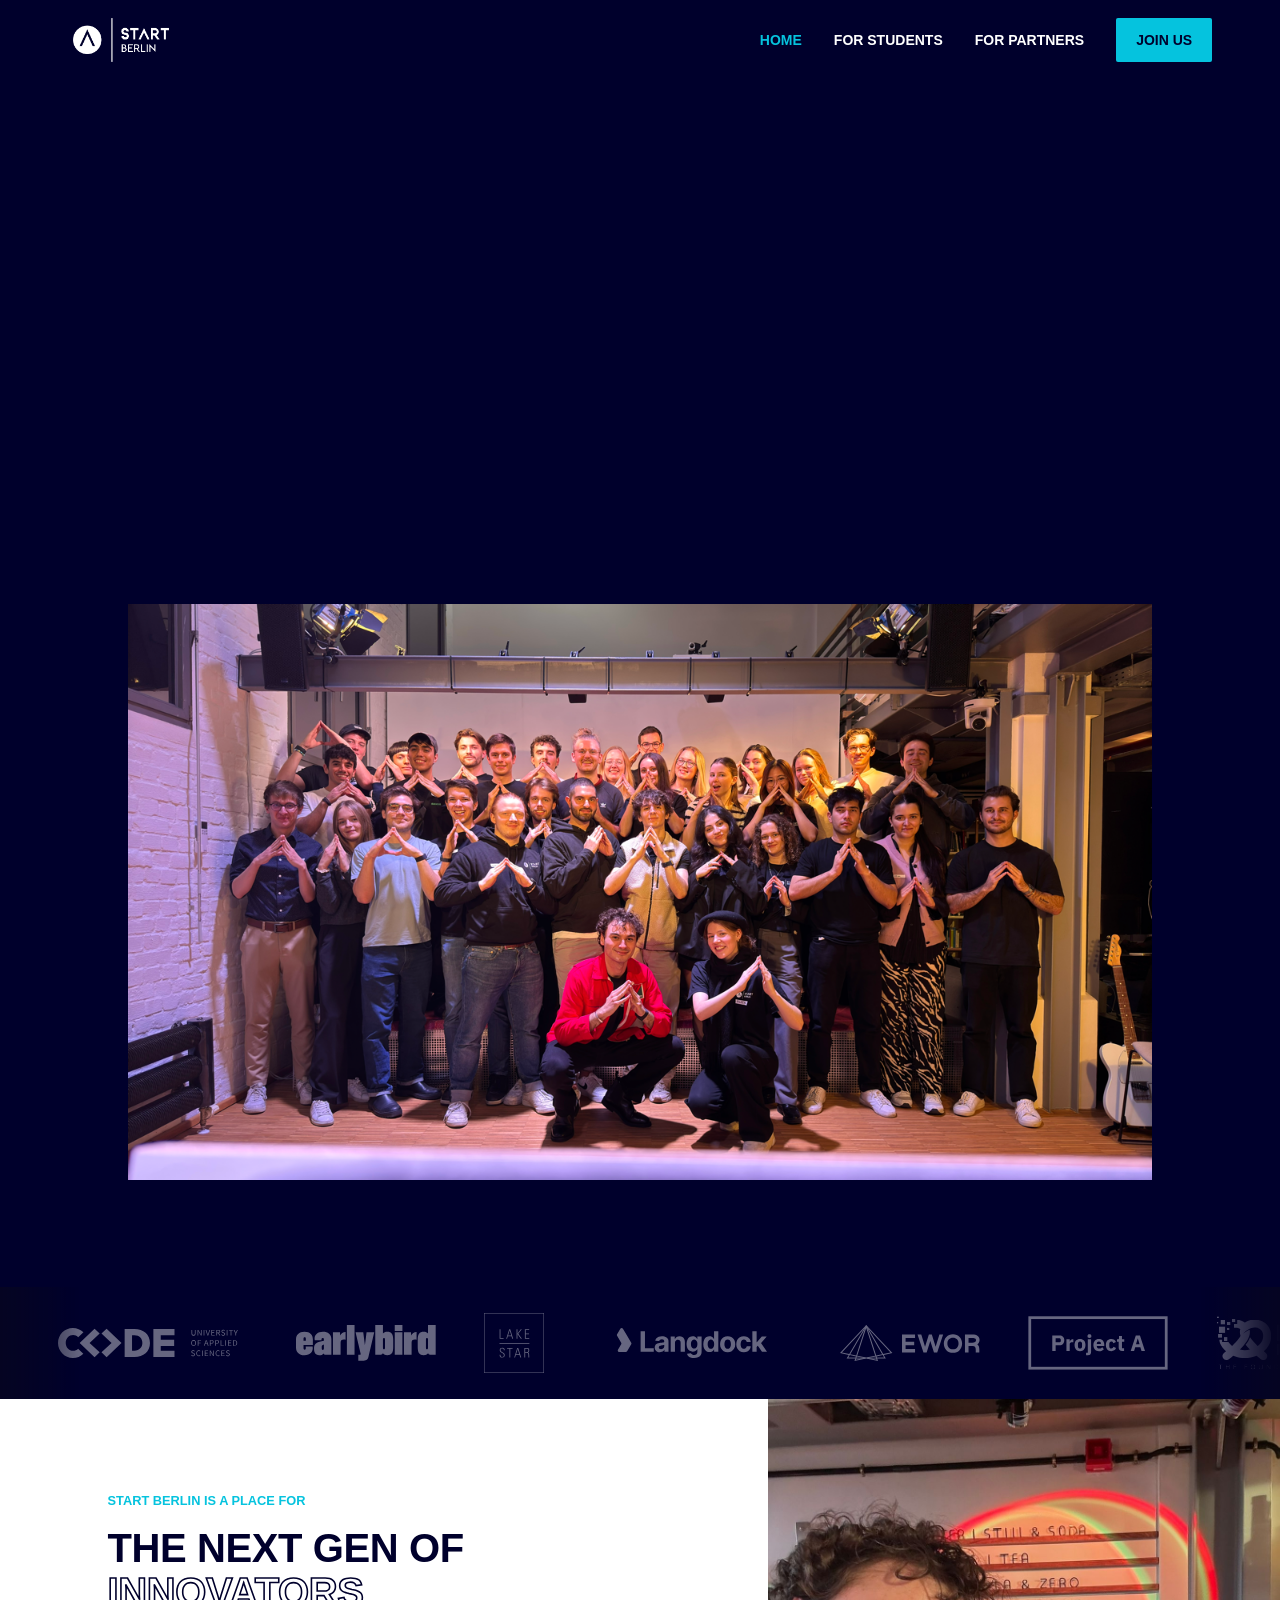
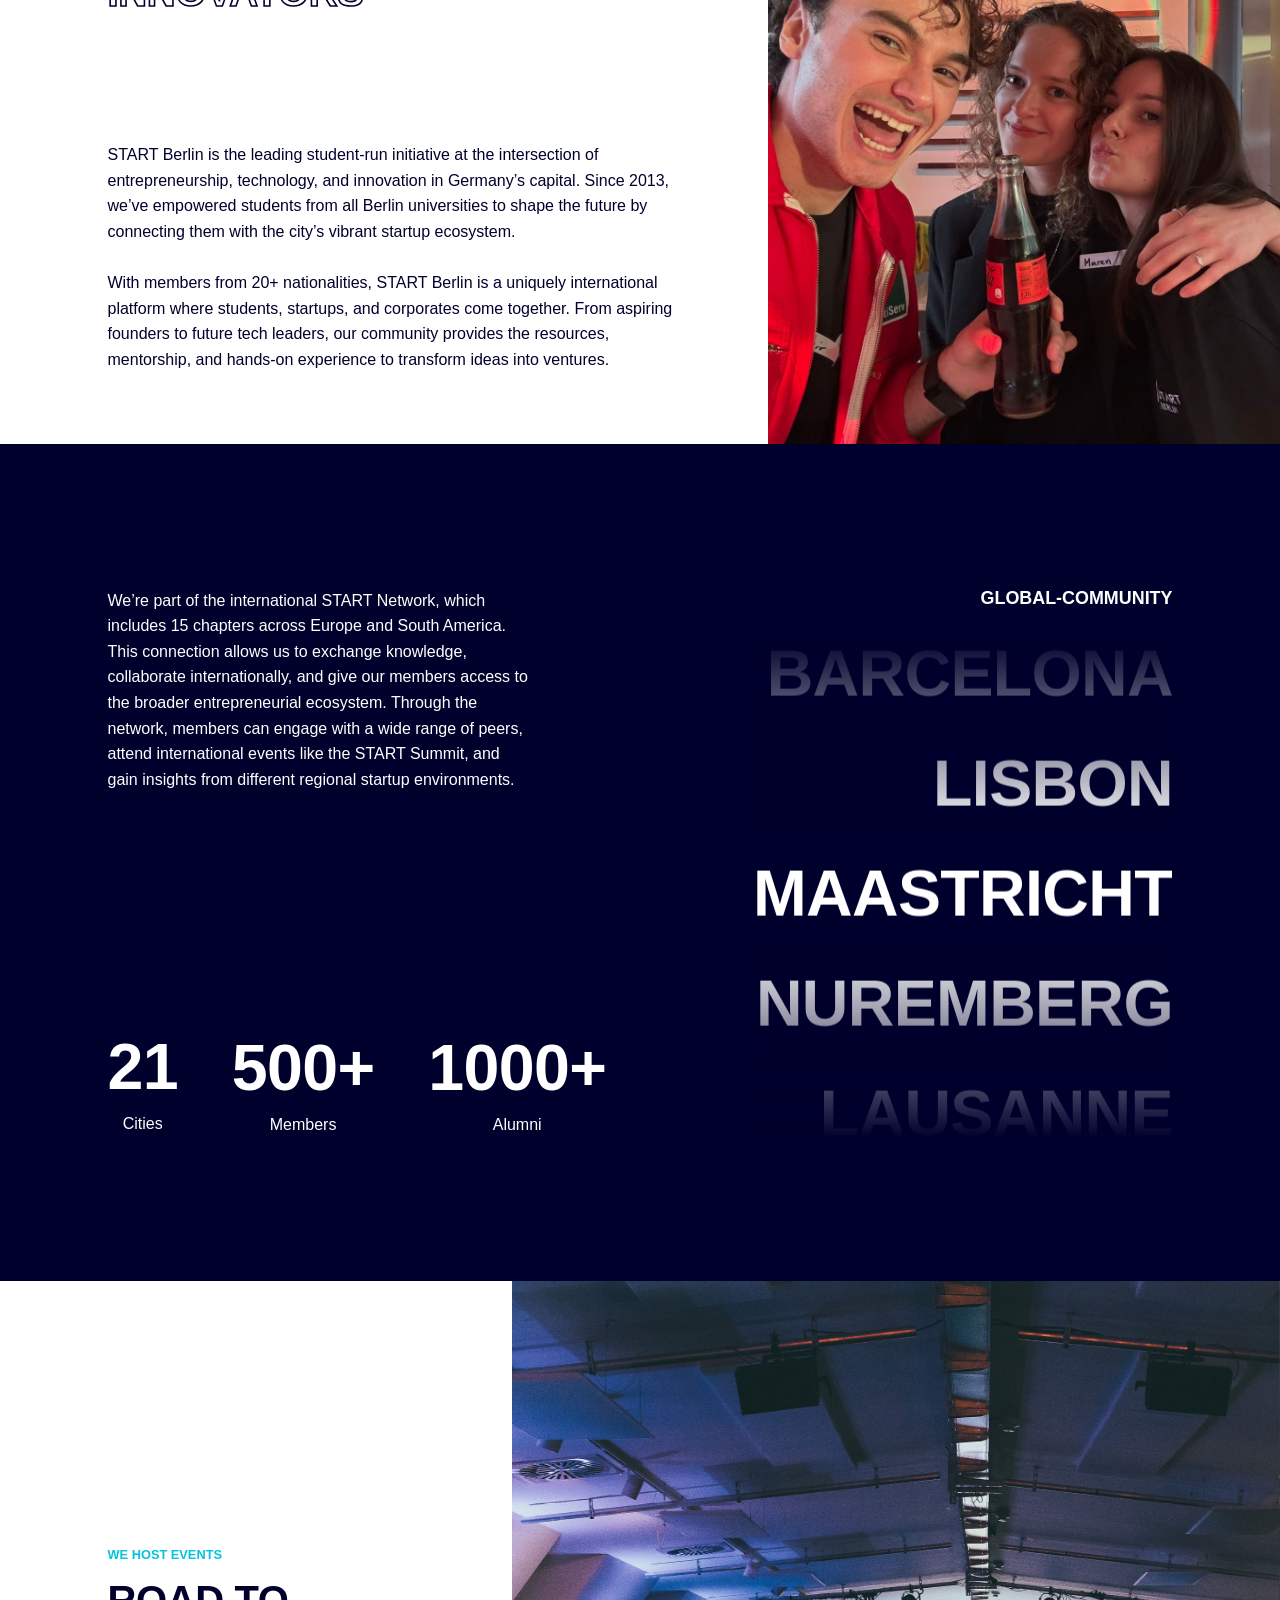
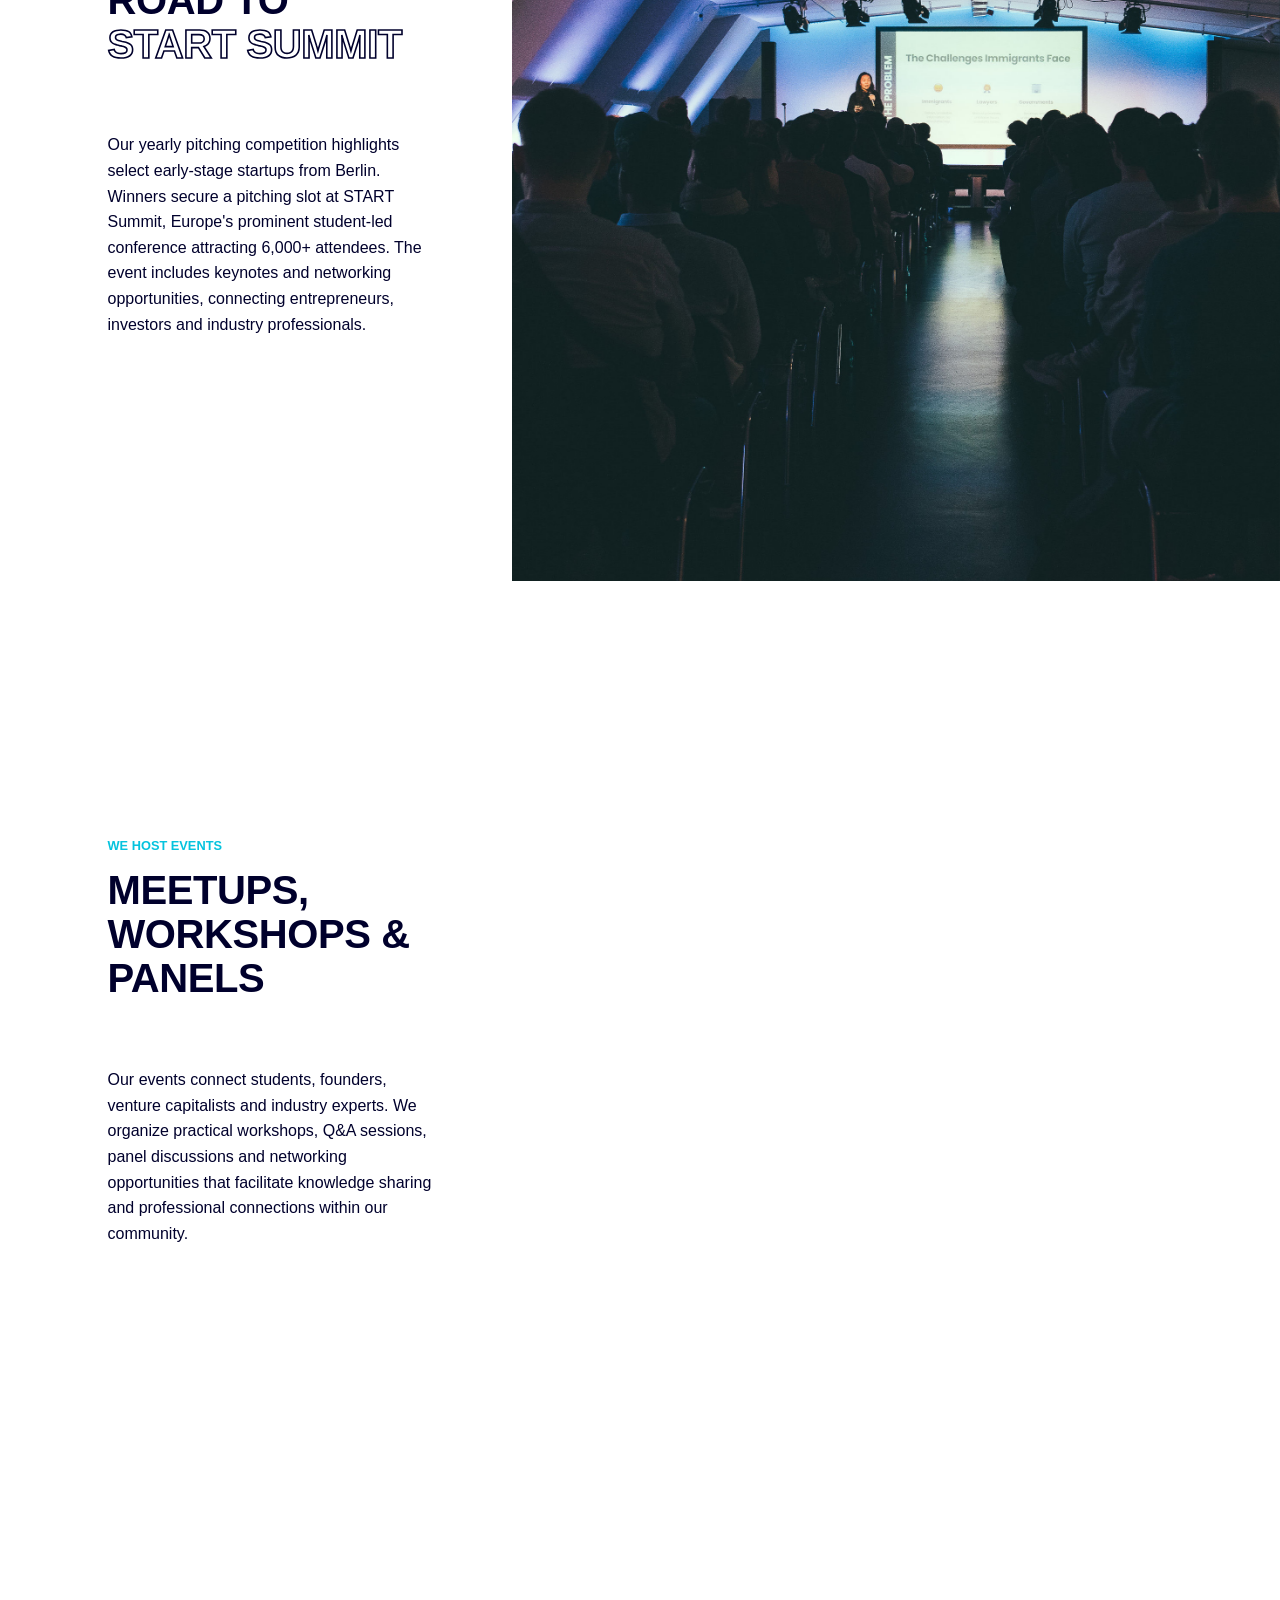
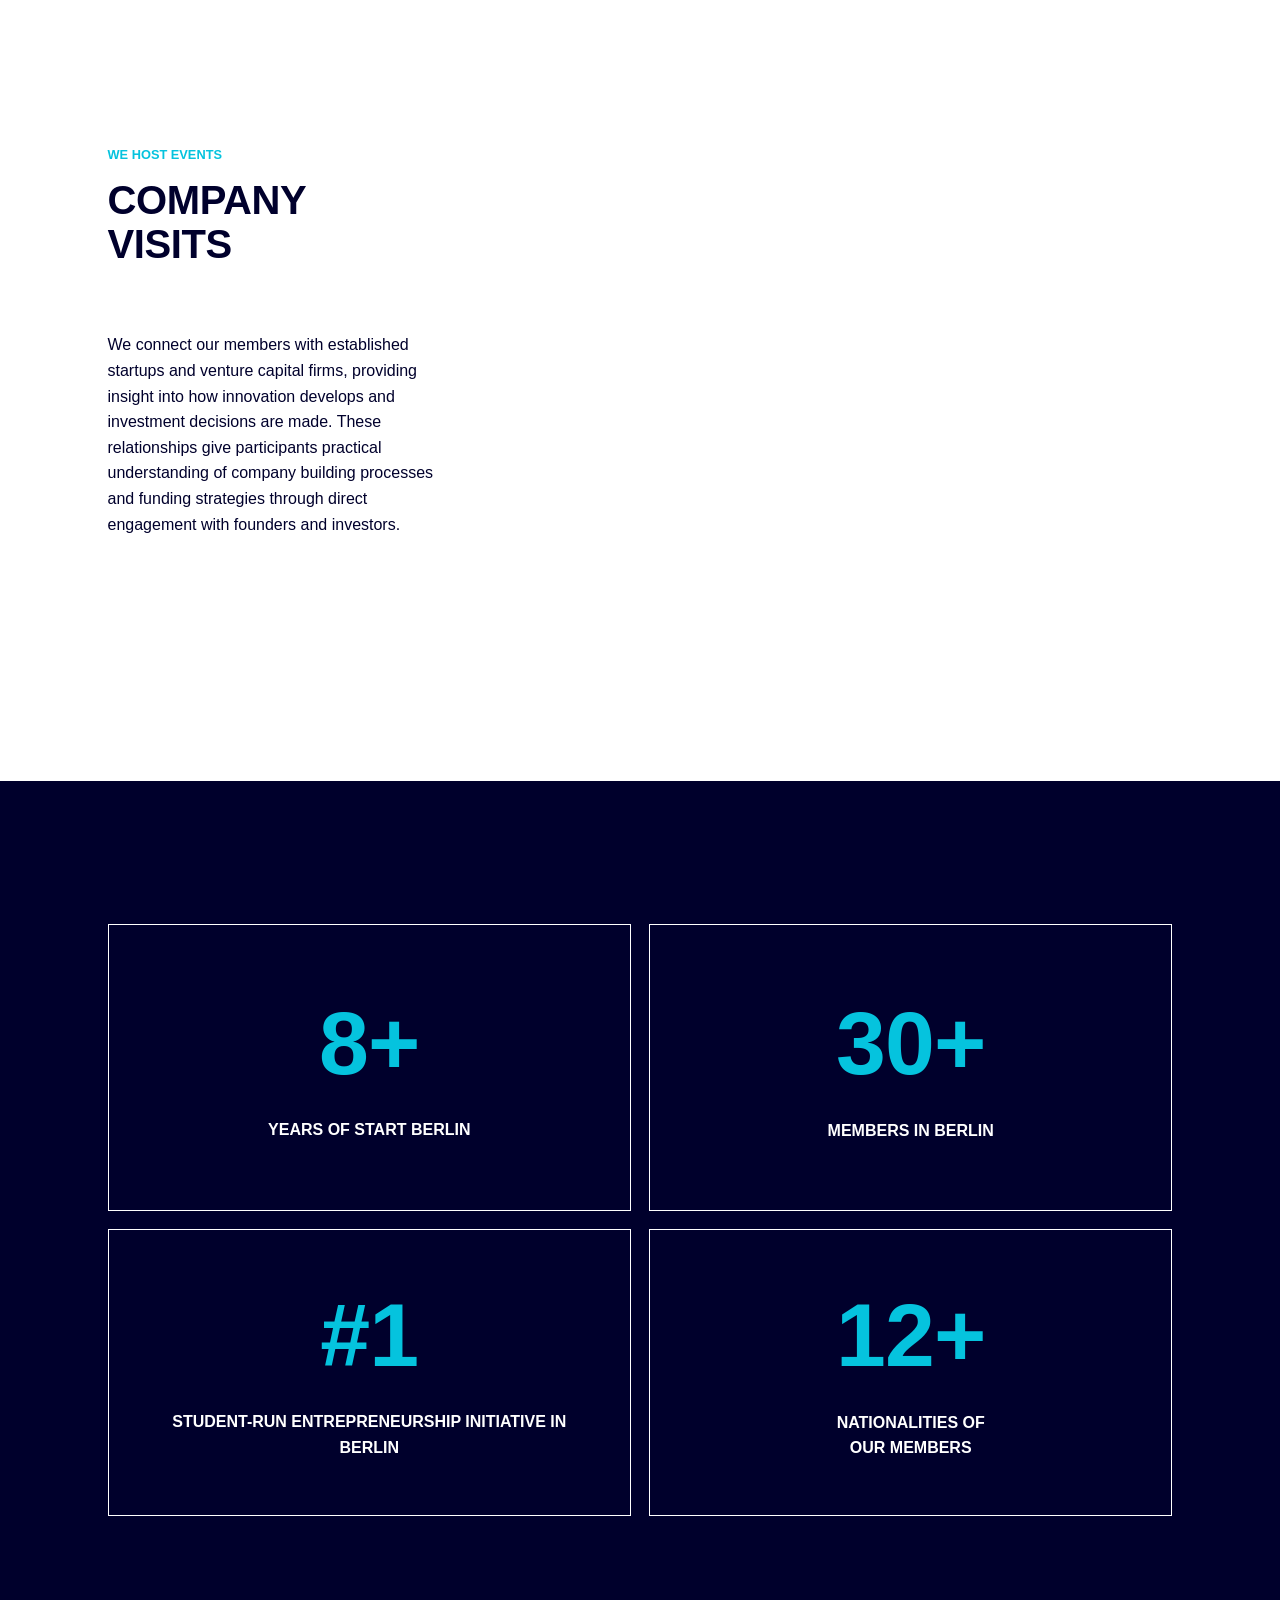
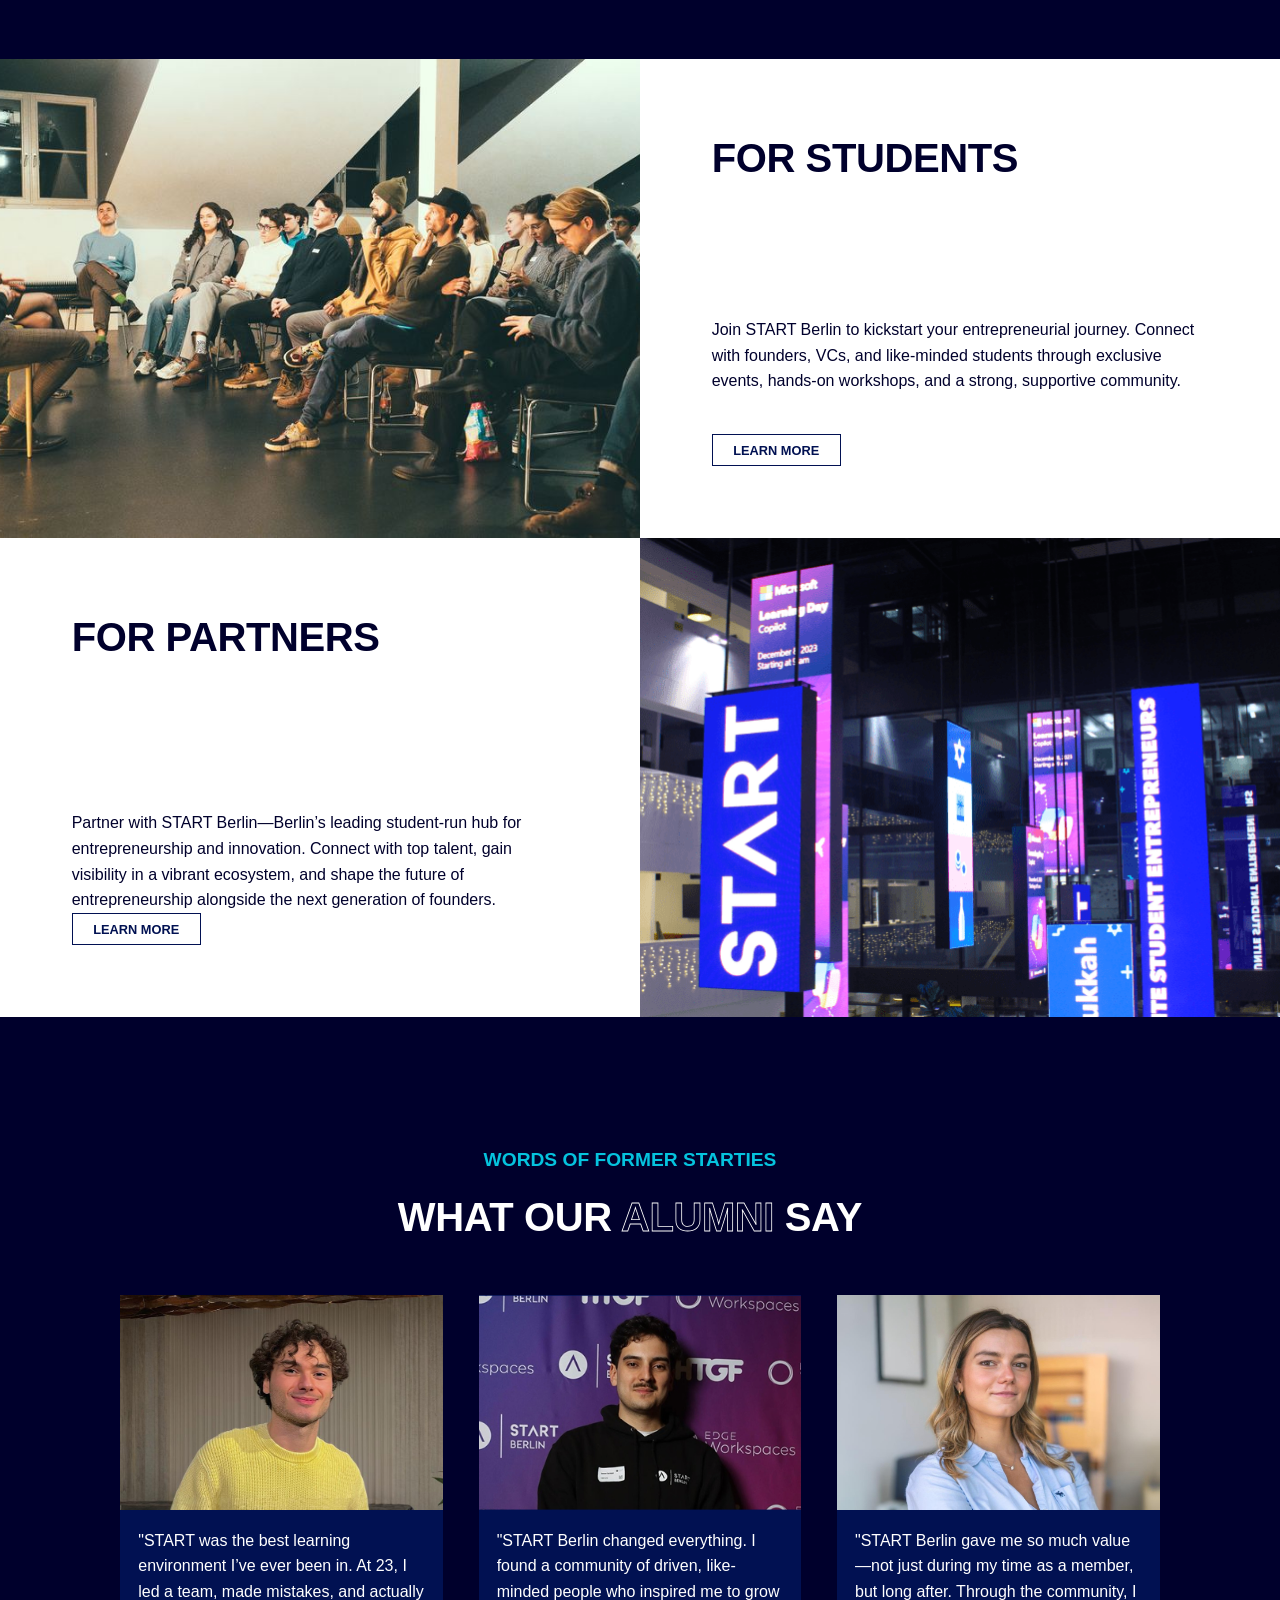
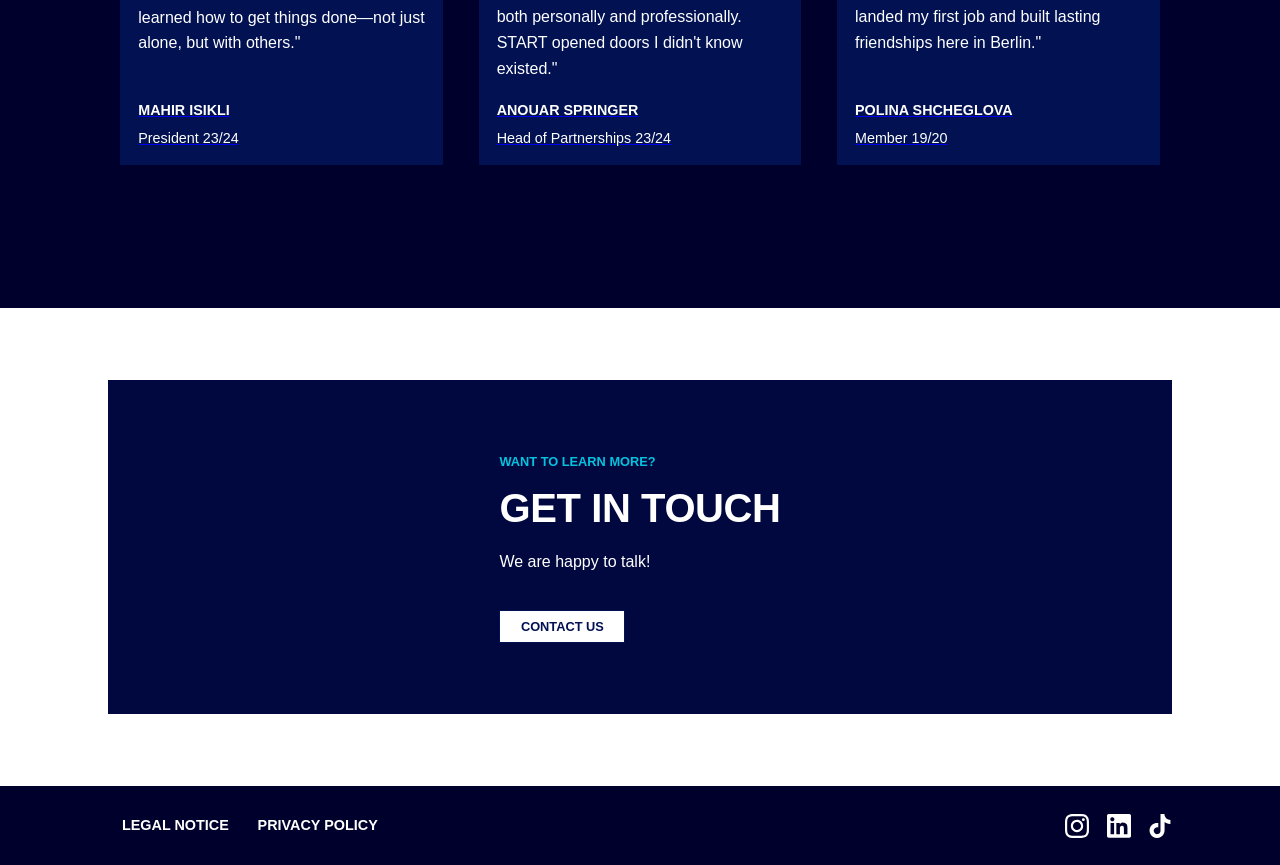
<file: index.html>
<!DOCTYPE html>
<!-- Last Published: Fri May 08 2026 21:51:36 GMT+0000 (Coordinated Universal Time) --><html data-wf-domain="www.start-berlin.com" data-wf-page="68222c71dec791a815e98b54" data-wf-site="68222c71dec791a815e98b81" lang="en"><head><meta charset="utf-8"/><link crossorigin="anonymous" href="https://cdn.prod.website-files.com" rel="preconnect"/><title>START Berlin – Student Entrepreneurship Network | Empowering the Next Generation of Founders</title><meta content="START Berlin is the leading student entrepreneurship network in Berlin. We connect aspiring founders with resources, events, and a powerful community to turn bold ideas into reality." name="description"/><meta content="START Berlin – Student Entrepreneurship Network | Empowering the Next Generation of Founders" property="og:title"/><meta content="START Berlin is the leading student entrepreneurship network in Berlin. We connect aspiring founders with resources, events, and a powerful community to turn bold ideas into reality." property="og:description"/><meta content="https://cdn.prod.website-files.com/67a10b9744223ae7393ab0a5/67f2f440bba583171c38858d_og-image.png" property="og:image"/><meta content="START Berlin – Student Entrepreneurship Network | Empowering the Next Generation of Founders" property="twitter:title"/><meta content="START Berlin is the leading student entrepreneurship network in Berlin. We connect aspiring founders with resources, events, and a powerful community to turn bold ideas into reality." property="twitter:description"/><meta content="https://cdn.prod.website-files.com/67a10b9744223ae7393ab0a5/67f2f440bba583171c38858d_og-image.png" property="twitter:image"/><meta content="website" property="og:type"/><meta content="summary_large_image" name="twitter:card"/><meta content="width=device-width, initial-scale=1" name="viewport"/><link crossorigin="anonymous" href="css/starts-trendy-site-d53066-7b065af696552.webflow.shared.0e22ffd75.css" integrity="sha384-eLViPLz8GACRRAZWjj1utyHsrCXlCQcuCti/XtGkKDpjxCzClVlwLrhzSKhB6+8J" rel="stylesheet" type="text/css"/><link href="https://fonts.googleapis.com" rel="preconnect"/><link crossorigin="anonymous" href="https://fonts.gstatic.com" rel="preconnect"/><script src="js/webfont.js" type="text/javascript"></script><script type="text/javascript">WebFont.load({  google: {    families: ["Merriweather:300,300italic,400,400italic,700,700italic,900,900italic"]  }});</script><script type="text/javascript">!function(o,c){var n=c.documentElement,t=" w-mod-";n.className+=t+"js",("ontouchstart"in o||o.DocumentTouch&&c instanceof DocumentTouch)&&(n.className+=t+"touch")}(window,document);</script><link href="images/68222c71dec791a815e98d6f_favicon-32x32.png" rel="shortcut icon" type="image/x-icon"/><link href="https://cdn.prod.website-files.com/68222c71dec791a815e98b81/68222c71dec791a815e98d70_webclip-256x256.png" rel="apple-touch-icon"/><link href="https://www.start-berlin.com" rel="canonical"/><!-- Google Tag Manager -->
<script>(function(w,d,s,l,i){w[l]=w[l]||[];w[l].push({'gtm.start':
new Date().getTime(),event:'gtm.js'});var f=d.getElementsByTagName(s)[0],
j=d.createElement(s),dl=l!='dataLayer'?'&l='+l:'';j.async=true;j.src=
'https://www.googletagmanager.com/gtm.js?id='+i+dl;f.parentNode.insertBefore(j,f);
})(window,document,'script','dataLayer','GTM-WLPZMZN6');</script>
<!-- End Google Tag Manager -->
<script async="" src="js/latest.js"></script>
<script async="" src="js/auto-events.js"></script>
<script>
    !function(t,e){var o,n,p,r;e.__SV||(window.posthog=e,e._i=[],e.init=function(i,s,a){function g(t,e){var o=e.split(".");2==o.length&&(t=t[o[0]],e=o[1]),t[e]=function(){t.push([e].concat(Array.prototype.slice.call(arguments,0)))}}(p=t.createElement("script")).type="text/javascript",p.crossOrigin="anonymous",p.async=!0,p.src=s.api_host.replace(".i.posthog.com","-assets.i.posthog.com")+"/static/array.js",(r=t.getElementsByTagName("script")[0]).parentNode.insertBefore(p,r);var u=e;for(void 0!==a?u=e[a]=[]:a="posthog",u.people=u.people||[],u.toString=function(t){var e="posthog";return"posthog"!==a&&(e+="."+a),t||(e+=" (stub)"),e},u.people.toString=function(){return u.toString(1)+".people (stub)"},o="init capture register register_once register_for_session unregister unregister_for_session getFeatureFlag getFeatureFlagPayload isFeatureEnabled reloadFeatureFlags updateEarlyAccessFeatureEnrollment getEarlyAccessFeatures on onFeatureFlags onSurveysLoaded onSessionId getSurveys getActiveMatchingSurveys renderSurvey canRenderSurvey identify setPersonProperties group resetGroups setPersonPropertiesForFlags resetPersonPropertiesForFlags setGroupPropertiesForFlags resetGroupPropertiesForFlags reset get_distinct_id getGroups get_session_id get_session_replay_url alias set_config startSessionRecording stopSessionRecording sessionRecordingStarted captureException loadToolbar get_property getSessionProperty createPersonProfile opt_in_capturing opt_out_capturing has_opted_in_capturing has_opted_out_capturing clear_opt_in_out_capturing debug getPageViewId captureTraceFeedback captureTraceMetric".split(" "),n=0;n<o.length;n++)g(u,o[n]);e._i.push([i,s,a])},e.__SV=1)}(document,window.posthog||[]);
    posthog.init('phc_toaAVgzNZr6vrcq7HXunbJqehgKYlmaTivQEUGNTtJy', {
        api_host: 'https://i.start-berlin.com',
		ui_host: 'https://eu.posthog.com',
        person_profiles: 'always', // or 'always' to create profiles for anonymous users as well
    })
</script><script async="" src="js/embed.js"></script><link href="css/recruiting.css?v=20261027" rel="stylesheet" type="text/css"/><script src="js/navigation.js?v=20261005" defer></script><link href="css/public-events.css?v=20261009" rel="stylesheet" type="text/css"/>
<script src="js/public-events.js?v=20261022" defer></script>
</head><body class="body"><a class="recruitment-skip" href="#main-content">Skip to content</a><header class="site-header" data-menu-open="false"><!-- Applications closed on 27 October 2026. Opening announcement preserved for the next application round.
<a class="site-announcement" href="join-start-berlin.html" aria-label="Applications for Fall 2026 are open. Apply now"><div class="site-announcement-track" aria-hidden="true"><div class="site-announcement-group"><span>Applications for Fall 2026 are open. Apply now</span><span>Applications for Fall 2026 are open. Apply now</span><span>Applications for Fall 2026 are open. Apply now</span><span>Applications for Fall 2026 are open. Apply now</span></div><div class="site-announcement-group"><span>Applications for Fall 2026 are open. Apply now</span><span>Applications for Fall 2026 are open. Apply now</span><span>Applications for Fall 2026 are open. Apply now</span><span>Applications for Fall 2026 are open. Apply now</span></div></div><span class="site-announcement-static" aria-hidden="true">Applications are open · Apply now</span></a>
--><div class="site-header-main"><a class="site-brand" href="index.html" aria-label="START Berlin homepage"><img src="images/68222c71dec791a815e98d60_START_berlin_white.png" alt="" width="106" height="44" loading="eager"/></a><button class="site-menu-toggle" type="button" aria-label="Open navigation" aria-expanded="false" aria-controls="site-navigation"><span></span><span></span></button><nav class="site-navigation" id="site-navigation" aria-label="Main navigation"><a href="index.html" aria-current="page">Home</a><a href="for-students.html">For students</a><a href="for-partners.html">For partners</a><a class="site-apply" href="join-start-berlin.html">Join us</a></nav></div></header><section class="hero-wrapper"><div class="hero-content test"><div class="hero-content-wrapper test"><div class="headline-wrapper test"><div class="h1-effect-wrapper"><div class="h1-effect-box"><h1 id="main-content" tabindex="-1" class="h1 test">connecting</h1><h1 class="h1 test">creating</h1><h1 class="h1 test">empowering</h1><h1 class="h1 test">inspiring</h1><h1 class="h1 test">uniting</h1><h1 class="h1 test" data-w-id="23a984af-13f7-c7a8-26bb-f8b968b9498d" style="opacity:0">connecting</h1></div></div><h1 class="h1 test color" data-w-id="23a984af-13f7-c7a8-26bb-f8b968b9498f" style="opacity:0">BERLIN'S Student</h1><div class="test-div"><h1 class="h1 test" data-w-id="23a984af-13f7-c7a8-26bb-f8b968b94992" style="opacity:0">entrepreneurs</h1><p class="s2 hero test" data-w-id="23a984af-13f7-c7a8-26bb-f8b968b94994" style="opacity:0">START Berlin is Berlin's largest student-run entrepreneurship non-profit. As part of the START Network we offer students direct access to the startup world.</p></div></div></div><div class="test-video-wrapper"><img alt="" class="image-15" loading="eager" sizes="(max-width: 1280px) 100vw, 1280px" src="images/68222c71dec791a815e98d5f_IMG_9516_Large.png" srcset="images/68222c71dec791a815e98d5f_IMG_9516%2520Large-p-500.png 500w, images/68222c71dec791a815e98d5f_IMG_9516%2520Large-p-800.png 800w, images/68222c71dec791a815e98d5f_IMG_9516%2520Large-p-1080.png 1080w, images/68222c71dec791a815e98d5f_IMG_9516_Large.png 1280w"/><!-- Applications closed on 27 October 2026. Apply Now sticker preserved for the next application round.
<a class="circle-cta home-apply-cta" data-w-id="23a984af-13f7-c7a8-26bb-f8b968b94999" style="opacity:0" href="https://apply.start-berlin.com" aria-label="Apply now to START Berlin"><div class="hero-cta-text-animation" aria-hidden="true"></div></a>
--><div class="circle-cta" data-w-id="23a984af-13f7-c7a8-26bb-f8b968b94999" style="opacity:0"><div class="hero-cta-text-animation"></div></div></div></div></section><div class="logos-content home-partner-logos"><div class="logos-container"><div class="logos-row"><img alt="CODE University of Applied Sciences" class="partner-logo large" loading="eager" src="images/code-logo-new.svg"/><img alt="" class="partner-logo" loading="eager" src="images/68222c71dec791a815e98d7d_earlybird.svg"/><img alt="" class="partner-logo small" loading="eager" src="images/68222c71dec791a815e98d85_lakestar.svg"/><img alt="" class="partner-logo large" loading="eager" src="images/68222c71dec791a815e98d74_langdock.svg"/><img alt="" class="partner-logo" loading="eager" src="images/68222c71dec791a815e98d77_ewor.svg"/><img alt="" class="partner-logo" loading="eager" src="images/68222c71dec791a815e98d80_project-a.svg"/><img alt="" class="partner-logo" loading="eager" src="images/68222c71dec791a815e98d72_bits-and-pretzels.svg"/><img alt="" class="partner-logo" loading="eager" src="images/68222c71dec791a815e98d79_lanch.svg"/></div><div class="logos-row"><img alt="" class="partner-logo" loading="eager" sizes="(max-width: 4001px) 100vw, 4001px" src="images/68222c71dec791a815e98d84_antler.png" srcset="images/68222c71dec791a815e98d84_antler-p-500.png 500w, images/68222c71dec791a815e98d84_antler-p-800.png 800w, images/68222c71dec791a815e98d84_antler-p-1080.png 1080w, images/68222c71dec791a815e98d84_antler-p-1600.png 1600w, images/68222c71dec791a815e98d84_antler-p-2000.png 2000w, images/68222c71dec791a815e98d84_antler-p-2600.png 2600w, images/68222c71dec791a815e98d84_antler-p-3200.png 3200w, images/68222c71dec791a815e98d84_antler.png 4001w"/><img alt="" class="partner-logo small" loading="eager" src="images/68222c71dec791a815e98d83_hu.png"/><img alt="" class="partner-logo medium" loading="eager" src="images/68222c71dec791a815e98d73_rows.svg"/><img alt="" class="partner-logo medium" loading="eager" src="images/68222c71dec791a815e98d7c_velsa.svg"/><img alt="" class="partner-logo medium" loading="eager" src="images/68222c71dec791a815e98d81_sap.png"/><img alt="" class="partner-logo medium" loading="eager" sizes="(max-width: 687px) 100vw, 687px" src="images/68222c71dec791a815e98d76_fomo.png" srcset="images/68222c71dec791a815e98d76_fomo-p-500.png 500w, images/68222c71dec791a815e98d76_fomo.png 687w"/><img alt="" class="partner-logo large" loading="eager" src="images/68222c71dec791a815e98d82_st-gallen.svg"/></div><div class="logos-row"><img alt="" class="partner-logo" loading="eager" src="images/68222c71dec791a815e98d7e_atlantic-labs.svg"/><img alt="" class="partner-logo" loading="eager" src="images/68222c71dec791a815e98d7f_ey.svg"/><img alt="" class="partner-logo" loading="eager" src="images/68222c71dec791a815e98d78_koro.svg"/><img alt="" class="partner-logo" loading="eager" sizes="(max-width: 533px) 100vw, 533px" src="images/68222c71dec791a815e98d75_edge-workspaces.png" srcset="images/68222c71dec791a815e98d75_edge-workspaces-p-500.png 500w, images/68222c71dec791a815e98d75_edge-workspaces.png 533w"/><img alt="" class="partner-logo" loading="eager" src="images/68222c71dec791a815e98d71_lexmea.svg"/><img alt="" class="partner-logo" loading="eager" src="images/68222c71dec791a815e98d7b_handpicked.svg"/><img alt="" class="partner-logo" loading="eager" src="images/68222c71dec791a815e98d7a_flaschenpost.svg"/></div><div class="logos-row" aria-hidden="true"><img alt="CODE University of Applied Sciences" class="partner-logo large" loading="eager" src="images/code-logo-new.svg"/><img alt="" class="partner-logo" loading="eager" src="images/68222c71dec791a815e98d7d_earlybird.svg"/><img alt="" class="partner-logo small" loading="eager" src="images/68222c71dec791a815e98d85_lakestar.svg"/><img alt="" class="partner-logo large" loading="eager" src="images/68222c71dec791a815e98d74_langdock.svg"/><img alt="" class="partner-logo" loading="eager" src="images/68222c71dec791a815e98d77_ewor.svg"/><img alt="" class="partner-logo" loading="eager" src="images/68222c71dec791a815e98d80_project-a.svg"/><img alt="" class="partner-logo" loading="eager" src="images/68222c71dec791a815e98d72_bits-and-pretzels.svg"/><img alt="" class="partner-logo" loading="eager" src="images/68222c71dec791a815e98d79_lanch.svg"/></div><div class="logos-row" aria-hidden="true"><img alt="" class="partner-logo" loading="eager" sizes="(max-width: 4001px) 100vw, 4001px" src="images/68222c71dec791a815e98d84_antler.png" srcset="images/68222c71dec791a815e98d84_antler-p-500.png 500w, images/68222c71dec791a815e98d84_antler-p-800.png 800w, images/68222c71dec791a815e98d84_antler-p-1080.png 1080w, images/68222c71dec791a815e98d84_antler-p-1600.png 1600w, images/68222c71dec791a815e98d84_antler-p-2000.png 2000w, images/68222c71dec791a815e98d84_antler-p-2600.png 2600w, images/68222c71dec791a815e98d84_antler-p-3200.png 3200w, images/68222c71dec791a815e98d84_antler.png 4001w"/><img alt="" class="partner-logo small" loading="eager" src="images/68222c71dec791a815e98d83_hu.png"/><img alt="" class="partner-logo medium" loading="eager" src="images/68222c71dec791a815e98d73_rows.svg"/><img alt="" class="partner-logo medium" loading="eager" src="images/68222c71dec791a815e98d7c_velsa.svg"/><img alt="" class="partner-logo medium" loading="eager" src="images/68222c71dec791a815e98d81_sap.png"/><img alt="" class="partner-logo medium" loading="eager" sizes="(max-width: 687px) 100vw, 687px" src="images/68222c71dec791a815e98d76_fomo.png" srcset="images/68222c71dec791a815e98d76_fomo-p-500.png 500w, images/68222c71dec791a815e98d76_fomo.png 687w"/><img alt="" class="partner-logo large" loading="eager" src="images/68222c71dec791a815e98d82_st-gallen.svg"/></div><div class="logos-row" aria-hidden="true"><img alt="" class="partner-logo" loading="eager" src="images/68222c71dec791a815e98d7e_atlantic-labs.svg"/><img alt="" class="partner-logo" loading="eager" src="images/68222c71dec791a815e98d7f_ey.svg"/><img alt="" class="partner-logo" loading="eager" src="images/68222c71dec791a815e98d78_koro.svg"/><img alt="" class="partner-logo" loading="eager" sizes="(max-width: 533px) 100vw, 533px" src="images/68222c71dec791a815e98d75_edge-workspaces.png" srcset="images/68222c71dec791a815e98d75_edge-workspaces-p-500.png 500w, images/68222c71dec791a815e98d75_edge-workspaces.png 533w"/><img alt="" class="partner-logo" loading="eager" src="images/68222c71dec791a815e98d71_lexmea.svg"/><img alt="" class="partner-logo" loading="eager" src="images/68222c71dec791a815e98d7b_handpicked.svg"/><img alt="" class="partner-logo" loading="eager" src="images/68222c71dec791a815e98d7a_flaschenpost.svg"/></div></div><div class="logos-gradient is-inverted"></div><div class="logos-gradient"></div></div><section class="section-box-about"><div class="box-content-large"><div class="about-content-wrapper"><div class="s2-h2-wrapper"><div class="s2 color">start BERLIN is a place for</div><h2 class="h2">the next gen of <span class="span-outline dark">innovators</span></h2></div><div class="p1-cta-wrapper"><div class="p1-textlink-wrapper"><p class="p1"><strong class="bold-text-2">START Berlin is the leading student-run initiative at the intersection of entrepreneurship, technology, and innovation in Germany’s capital. Since 2013, we’ve empowered students from all Berlin universities to shape the future by connecting them with the city’s vibrant startup ecosystem. <br/><br/>With members from 20+ nationalities, START Berlin is a uniquely international platform where students, startups, and corporates come together. From aspiring founders to future tech leaders, our community provides the resources, mentorship, and hands-on experience to transform ideas into ventures.</strong></p></div></div></div></div><div class="box-img-small about-img"><img alt="" class="about-img" loading="lazy" sizes="(max-width: 1916px) 100vw, 1916px" src="images/68222c71dec791a815e98d69_IMG_9223.JPEG" srcset="images/68222c71dec791a815e98d69_IMG_9223-p-500.jpeg 500w, images/68222c71dec791a815e98d69_IMG_9223-p-800.jpeg 800w, images/68222c71dec791a815e98d69_IMG_9223-p-1080.jpeg 1080w, images/68222c71dec791a815e98d69_IMG_9223-p-1600.jpeg 1600w, images/68222c71dec791a815e98d69_IMG_9223.JPEG 1916w"/></div></section><section class="public-events" id="events" aria-labelledby="public-events-title" tabindex="-1" data-public-events hidden>
  <div class="public-events__container">
    <div class="public-events__header">
      <div class="public-events__copy">
      <p class="public-events__eyebrow">Meet START Berlin</p>
      <h2 class="public-events__title" id="public-events-title">Public <span>events</span></h2>
      <p class="public-events__intro">Get to know START Berlin at an upcoming event. Choose a date below to see details and registration.</p>
      </div>
      <a class="public-events__fallback" href="https://luma.com/STARTBerlin" target="_blank" rel="noopener noreferrer">View calendar on Luma <span aria-hidden="true">↗</span><span class="public-events__sr-only"> (opens in a new tab)</span></a>
    </div>
    <div class="public-events__calendar">
      <iframe
        class="public-events__frame"
        src="https://luma.com/embed/calendar/cal-bl55Ki232KTKkOd/events"
        title="Upcoming public events hosted by START Berlin"
        width="100%"
        height="960"
        loading="lazy"
        referrerpolicy="strict-origin-when-cross-origin"
      ></iframe>
    </div>
  </div>
</section>

<section class="section-network"><div class="network-wrapper"><div class="network-text-wrapper"><p class="p1 white">We’re part of the international START Network, which includes 15 chapters across Europe and South America. This connection allows us to exchange knowledge, collaborate internationally, and give our members access to the broader entrepreneurial ecosystem. Through the network, members can engage with a wide range of peers, attend international events like the START Summit, and gain insights from different regional startup environments.</p><div class="network-numbers-wrapper"><div class="number-wrapper"><h1 class="h2 white xl" id="cities">21</h1><p class="p1 white">Cities</p></div><div class="number-wrapper"><h1 class="h2 white xl"><span id="members">500</span>+</h1><p class="p1 white">Members</p></div><div class="number-wrapper"><h1 class="h2 white xl"><span id="alumni">1000</span>+</h1><p class="p1 white">Alumni</p></div></div></div><div class="network-chapter-wrapper"><div class="s1">global-community</div><div class="network-cities-wrapper"><div class="network-city-animation"><div class="network-cities"><h1 class="h2 white xl">Barcelona</h1><h1 class="h2 white xl">Lisbon</h1><h1 class="h2 white xl">maastricht</h1><h1 class="h2 white xl">nuremberg</h1><h1 class="h2 white xl">Lausanne</h1><h1 class="h2 white xl">Vaduz</h1><h1 class="h2 white xl">Helsinki</h1><h1 class="h2 white xl">berlin</h1><h1 class="h2 white xl">st. gallen</h1><h1 class="h2 white xl">stuttgart</h1><h1 class="h2 white xl">hamburg</h1><h1 class="h2 white xl">paris</h1><h1 class="h2 white xl">Bogotá</h1><h1 class="h2 white xl">Quito</h1><h1 class="h2 white xl">Lima</h1><h1 class="h2 white xl hidden">munich</h1></div><div class="network-cities"><h1 class="h2 white xl">Barcelona</h1><h1 class="h2 white xl">Lisbon</h1><h1 class="h2 white xl">maastricht</h1><h1 class="h2 white xl">nuremberg</h1><h1 class="h2 white xl">Lausanne</h1><h1 class="h2 white xl">Vaduz</h1><h1 class="h2 white xl">Helsinki</h1><h1 class="h2 white xl">berlin</h1><h1 class="h2 white xl">st. gallen</h1><h1 class="h2 white xl">stuttgart</h1><h1 class="h2 white xl">hamburg</h1><h1 class="h2 white xl">paris</h1><h1 class="h2 white xl">Bogotá</h1><h1 class="h2 white xl">Quito</h1><h1 class="h2 white xl">Lima</h1><h1 class="h2 white xl hidden">munich</h1></div></div><div class="network-cities-overlay"></div></div></div></div></section><div class="sticky-animation-section" data-w-id="c18d745f-a45c-39d9-43b5-c0a2febed221"><div class="sa-content"><div class="sa-content-wrap"><div class="s2-h2-wrapper"><div class="s2 color">we host events</div><h2 class="h2">road to<br/>‍<span class="span-outline dark">start summit</span></h2></div><div class="p1-btn-wrapper"><p class="p1">Our yearly pitching competition highlights select early-stage startups from Berlin. Winners secure a pitching slot at START Summit, Europe's prominent student-led conference attracting 6,000+ attendees. The event includes keynotes and networking opportunities, connecting entrepreneurs, investors and industry professionals.</p><a class="btn-secondary w-button" href="https://ffd0351e.sibforms.com/serve/[base64]">join waiting list</a></div></div><div class="sa-content-wrap"><div class="s2-h2-wrapper"><div class="s2 color">WE HOST EVENTS</div><h2 class="h2">MEETUPS, WOrkshops &amp; panels</h2></div><div class="p1-btn-wrapper"><p class="p1">Our events connect students, founders, venture capitalists and industry experts. We organize practical workshops, Q&amp;A sessions, panel discussions and networking opportunities that facilitate knowledge sharing and professional connections within our community.<br/></p><a class="btn-secondary w-button" href="https://ffd0351e.sibforms.com/serve/[base64]">join waiting list</a></div></div><div class="sa-content-wrap"><div class="s2-h2-wrapper"><div class="s2 color">we host events</div><h2 class="h2">COMPANY VISITS</h2></div><div class="p1-btn-wrapper"><p class="p1">We connect our members with established startups and venture capital firms, providing insight into how innovation develops and investment decisions are made. These relationships give participants practical understanding of company building processes and funding strategies through direct engagement with founders and investors.<br/></p><a class="btn-secondary w-button" href="https://ffd0351e.sibforms.com/serve/[base64]">join waiting list</a></div></div></div><div class="sa-img-wrapper"><div class="p-teaser-img-wrap"><img alt="" class="sa-img _1" loading="lazy" src="images/68222c71dec791a815e98d67_RTSS25_175.jpg"/><img alt="" class="sa-img _2" loading="lazy" src="images/68222c71dec791a815e98d6b_Copy_of_RTSS25_66.jpg"/><img alt="" class="sa-img _3" loading="lazy" src="images/68222c71dec791a815e98d66_49f9e183-acfc-4442-b4e1-fcaa07a4e155.jpg"/></div></div></div><section class="sticky-animation-section-tb"><div class="sa-content"><div class="sa-content-wrap"><div class="s2-h2-wrapper"><div class="s2 color">we host events</div><h2 class="h2">road to<br/>‍<span class="span-outline">start summit</span></h2></div><div class="p1-btn-wrapper"><p class="p1">Our yearly pitching competition highlights select early-stage startups from Berlin. Winners secure a pitching slot at START Summit, Europe's prominent student-led conference attracting 6,000+ attendees. The event includes keynotes and networking opportunities, connecting entrepreneurs, investors and industry professionals.<br/></p><a class="btn-secondary w-button" href="#">join waiting list</a></div></div><img alt="" class="sa-img" loading="lazy" src="images/68222c71dec791a815e98d67_RTSS25_175.jpg"/></div><div class="sa-content dark"><div class="sa-content-wrap"><div class="s2-h2-wrapper"><div class="s2 color">we host events</div><h2 class="h2 white">MEETUPS, WORKSHOPS &amp; PANELS</h2></div><div class="p1-btn-wrapper"><p class="p1 white">Our events connect students, founders, venture capitalists and industry experts. We organize practical workshops, Q&amp;A sessions, panel discussions and networking opportunities that facilitate knowledge sharing and professional connections within our community.<br/></p><a class="cta2" href="#">learn more</a><a class="btn-secondary w-button" href="#">join waiting list</a></div></div><img alt="" class="sa-img" loading="lazy" src="images/68222c71dec791a815e98d6b_Copy_of_RTSS25_66.jpg"/></div><div class="sa-content"><div class="sa-content-wrap"><div class="s2-h2-wrapper"><div class="s2 color">we host events</div><h2 class="h2">COMPANY VISITS</h2></div><div class="p1-btn-wrapper"><p class="p1">We connect our members with established startups and venture capital firms, providing insight into how innovation develops and investment decisions are made. These relationships give participants practical understanding of company building processes and funding strategies through direct engagement with founders and investors.</p><a class="btn-secondary w-button" href="#">join waiting list</a></div></div><img alt="" class="sa-img" loading="lazy" src="images/68222c71dec791a815e98d66_49f9e183-acfc-4442-b4e1-fcaa07a4e155.jpg"/></div></section><section class="sticky-animation-section-mb"><div class="mb-slider w-slider" data-animation="slide" data-autoplay="false" data-autoplay-limit="0" data-delay="4000" data-disable-swipe="false" data-duration="600" data-easing="ease" data-hide-arrows="true" data-infinite="true" data-nav-spacing="3"><div class="mb-slider_mask w-slider-mask"><div class="mb-slider_slide w-slide"><div class="sa-content"><img alt="" class="sa-img" loading="lazy" src="images/68222c71dec791a815e98d67_RTSS25_175.jpg"/><div class="sa-content-wrap"><div class="s2-h2-wrapper"><div class="s2 color">we host events</div><h2 class="h2">road to<br/>‍<span class="span-outline dark">start summit</span></h2></div><div class="p1-btn-wrapper"><p class="p1"><strong class="bold-text-3">Our yearly pitching competition highlights select early-stage startups from Berlin. Winners secure a pitching slot at START Summit, Europe's prominent student-led conference attracting 6,000+ attendees. The event includes keynotes and networking opportunities, connecting entrepreneurs, investors and industry professionals.</strong><br/></p><a class="btn-secondary w-button" href="#">join waiting list</a></div><div class="swipe-container"><div class="p1">Swipe</div><img alt="" class="image-17" loading="lazy" src="images/68222c71dec791a815e98d6d_bx-right-arrow-alt.svg"/></div></div></div></div><div class="mb-slider_slide w-slide"><div class="sa-content"><img alt="" class="sa-img" loading="lazy" src="images/68222c71dec791a815e98d6c_Copy_of_RTSS25_70.jpg"/><div class="sa-content-wrap"><div class="s2-h2-wrapper"><div class="s2 color">WE HOST EVENTS</div><h2 class="h2">MEETUPS, WORKSHOPS &amp; PANELS<br/></h2></div><div class="p1-btn-wrapper"><p class="p1">Our events connect students, founders, venture capitalists and industry experts. We organize practical workshops, Q&amp;A sessions, panel discussions and networking opportunities that facilitate knowledge sharing and professional connections within our community.</p><a class="btn-secondary w-button" href="#">join waiting list</a></div><div class="swipe-container"><div class="p1">Swipe</div><img alt="" class="image-17" loading="lazy" src="images/68222c71dec791a815e98d6d_bx-right-arrow-alt.svg"/></div></div></div></div><div class="mb-slider_slide w-slide"><div class="sa-content"><img alt="" class="sa-img" loading="lazy" src="images/68222c71dec791a815e98d66_49f9e183-acfc-4442-b4e1-fcaa07a4e155.jpg"/><div class="sa-content-wrap"><div class="s2-h2-wrapper"><div class="s2 color">we host events</div><h2 class="h2">COMPANY VISITS<br/></h2></div><div class="p1-btn-wrapper"><p class="p1">We connect our members with established startups and venture capital firms, providing insight into how innovation develops and investment decisions are made. These relationships give participants practical understanding of company building processes and funding strategies through direct engagement with founders and investors.</p><a class="btn-secondary w-button" href="#">join waiting list</a></div></div></div></div></div><div class="slider1_arrow-wrapper w-slider-arrow-left"><div class="icon-1x1-medium w-embed"><svg fill="none" height="100%" viewbox="0 0 24 24" width="100%" xmlns="http://www.w3.org/2000/svg">
<g clip-path="url(#clip0_1401_172)">
<path clip-rule="evenodd" d="M24 12C24 12.8284 23.3284 13.5 22.5 13.5L1.5 13.5C0.671572 13.5 5.87108e-08 12.8284 1.31134e-07 12C2.03558e-07 11.1715 0.671572 10.5 1.5 10.5L22.5 10.5C23.3284 10.5 24 11.1715 24 12Z" fill="currentColor" fill-rule="evenodd"></path>
<path clip-rule="evenodd" d="M13.061 23.5607C12.4752 24.1464 11.5255 24.1464 10.9397 23.5607L0.439708 13.0607C-0.14608 12.4749 -0.14608 11.5251 0.439708 10.9393L10.9397 0.43934C11.5255 -0.146446 12.4752 -0.146446 13.061 0.439341C13.6468 1.02513 13.6468 1.97487 13.061 2.56066L3.62169 12L13.061 21.4393C13.6468 22.0251 13.6468 22.9749 13.061 23.5607Z" fill="currentColor" fill-rule="evenodd"></path>
</g>
</svg></div></div><div class="slider1_arrow-wrapper w-slider-arrow-right"><div class="icon-1x1-medium is-right w-embed"><svg fill="none" height="100%" viewbox="0 0 24 24" width="100%" xmlns="http://www.w3.org/2000/svg">
<g clip-path="url(#clip0_1401_172)">
<path clip-rule="evenodd" d="M24 12C24 12.8284 23.3284 13.5 22.5 13.5L1.5 13.5C0.671572 13.5 5.87108e-08 12.8284 1.31134e-07 12C2.03558e-07 11.1715 0.671572 10.5 1.5 10.5L22.5 10.5C23.3284 10.5 24 11.1715 24 12Z" fill="currentColor" fill-rule="evenodd"></path>
<path clip-rule="evenodd" d="M13.061 23.5607C12.4752 24.1464 11.5255 24.1464 10.9397 23.5607L0.439708 13.0607C-0.14608 12.4749 -0.14608 11.5251 0.439708 10.9393L10.9397 0.43934C11.5255 -0.146446 12.4752 -0.146446 13.061 0.439341C13.6468 1.02513 13.6468 1.97487 13.061 2.56066L3.62169 12L13.061 21.4393C13.6468 22.0251 13.6468 22.9749 13.061 23.5607Z" fill="currentColor" fill-rule="evenodd"></path>
</g>
</svg></div></div><div class="slider_nav w-slider-nav"></div></div></section><section class="section-value-proposition no-top-padding"><div class="value-prop-numbers-wrapper"><div class="value-prop-numbers _1"><div class="plus-number-wrapper"><h2 class="h2 color center xl" id="years_existing">10</h2><h2 class="h2 color center xl">+</h2></div><div class="s2 center">YEARS OF START BERLIN</div></div><div class="value-prop-numbers _2"><div class="plus-number-wrapper"><h2 class="h2 color center xl" id="members_berlin">50</h2><h2 class="h2 color center xl">+</h2></div><div class="s2 center">members in BERLIN</div></div><div class="value-prop-numbers _3"><div class="plus-number-wrapper"><h2 class="h2 color center xl">#</h2><h2 class="h2 color center xl" id="number_one">1</h2></div><div class="s2 center">student-RUN entrepreneurship initiative in Berlin</div></div><div class="value-prop-numbers _4"><div class="plus-number-wrapper"><h2 class="h2 color center xl" id="nationalities">20</h2><h2 class="h2 color center xl">+</h2></div><div class="s2 center">nationalities of <br/>our members</div></div></div></section><section class="section-benefits"><div class="_50-50-element"><img alt="" class="_50-50-img" height="479" loading="lazy" sizes="(max-width: 479px) 100vw, 720px" src="images/68222c71dec791a815e98d91_Copy_of_RTSS25_127.jpg" srcset="images/68222c71dec791a815e98d91_Copy%2520of%2520RTSS25_127-p-500.jpg 500w, images/68222c71dec791a815e98d91_Copy%2520of%2520RTSS25_127-p-800.jpg 800w, images/68222c71dec791a815e98d91_Copy%2520of%2520RTSS25_127-p-1080.jpg 1080w, images/68222c71dec791a815e98d91_Copy%2520of%2520RTSS25_127-p-1600.jpg 1600w, images/68222c71dec791a815e98d91_Copy%2520of%2520RTSS25_127-p-2000.jpg 2000w, images/68222c71dec791a815e98d91_Copy%2520of%2520RTSS25_127-p-2600.jpg 2600w, images/68222c71dec791a815e98d91_Copy_of_RTSS25_127.jpg 3096w" width="720"/><div class="_50-50-frame padding-right"><h1 class="h2">For Students<br/></h1><div class="p1-textlink-wrapper"><p class="p1 pb-1">Join START Berlin to kickstart your entrepreneurial journey. Connect with founders, VCs, and like-minded students through exclusive events, hands-on workshops, and a strong, supportive community.</p><a class="btn-tertiary _2xl w-button" href="for-students.html">LEARN MORE</a></div></div></div><div class="_50-50-element _50-50-reverse"><img alt="" class="_50-50-img" height="479" loading="lazy" sizes="(max-width: 720px) 100vw, 720px" src="images/68222c71dec791a815e98c47_img-partner.png" srcset="images/68222c71dec791a815e98c47_img-partner-p-500.png 500w, images/68222c71dec791a815e98c47_img-partner.png 720w" width="720"/><div class="_50-50-frame padding-left"><h1 class="h2">For partners<br/></h1><div class="p1-textlink-wrapper"><p class="p1">Partner with START Berlin—Berlin’s leading student-run hub for entrepreneurship and innovation. Connect with top talent, gain visibility in a vibrant ecosystem, and shape the future of entrepreneurship alongside the next generation of founders.</p><a class="btn-tertiary _2xl w-button" href="for-partners.html">LEARN MORE</a></div></div></div></section><section class="section-alumnis"><div class="s2-h2-wrapper mb-margin"><div class="s2 color center main">words of former starties</div><h1 class="h2 white center">what our <span class="span-outline white">alumni</span> say</h1></div><div class="alumni-quotes" role="region" aria-label="Alumni testimonials" tabindex="0"><div class="alumni-quote-wrapper"><img alt="" class="alumni-img" loading="lazy" src="images/68222c71dec791a815e98d86_mahir-testimonial.jpg"/><div class="alumni-content-wrapper"><div class="alumni-quote-details-wrapper"><p class="p1 white">"START was the best learning environment I’ve ever been in. At 23, I led a team, made mistakes, and actually learned how to get things done—not just alone, but with others."</p><div class="alumni-name-logo-banner"><a class="w-inline-block" href="https://www.linkedin.com/in/mahir-isikli/" target="_blank"><div class="name-wrapper"><div class="s2">Mahir isikli</div><div class="p2">President 23/24</div></div></a></div></div></div></div><div class="alumni-quote-wrapper"><img alt="" class="alumni-img" loading="lazy" src="images/68222c71dec791a815e98d87_anouar-testimonial.png"/><div class="alumni-content-wrapper"><div class="alumni-quote-details-wrapper"><p class="p1 white">"START Berlin changed everything. I found a community of driven, like-minded people who inspired me to grow both personally and professionally. START opened doors I didn't know existed."</p><div class="alumni-name-logo-banner"><a class="w-inline-block" href="https://www.linkedin.com/in/anouar-springer/" target="_blank"><div class="name-wrapper"><div class="s2">ANOUAR SPRINGER</div><div class="p2">Head of Partnerships 23/24</div></div></a></div></div></div></div><div class="alumni-quote-wrapper"><img alt="" class="alumni-img" loading="lazy" src="images/68222c71dec791a815e98d88_polina-testimonial.jpg"/><div class="alumni-content-wrapper"><div class="alumni-quote-details-wrapper"><p class="p1 white">"START Berlin gave me so much value—not just during my time as a member, but long after. Through the community, I landed my first job and built lasting friendships here in Berlin."</p><div class="alumni-name-logo-banner"><a class="w-inline-block" href="https://www.linkedin.com/in/polinashcheglova" target="_blank"><div class="name-wrapper"><div class="s2">POLINA Shcheglova</div><div class="p2">Member 19/20</div></div></a></div></div></div></div></div><div class="alumni-logo-banner"><img alt="" class="alumni-logo" height="32.632164001464844" loading="lazy" src="images/68222c71dec791a815e98bbb_Vectors-Wrapper.svg" width="112"/><img alt="" class="alumni-logo" height="20.98015022277832" loading="lazy" src="images/68222c71dec791a815e98c05_Vectors-Wrapper.svg" width="96"/><img alt="" class="alumni-logo" height="25.116281509399414" loading="lazy" src="images/68222c71dec791a815e98bfe_Vectors-Wrapper.svg" width="120"/><img alt="" class="alumni-logo" height="42.88807678222656" loading="lazy" src="images/68222c71dec791a815e98c1d_Vectors-Wrapper.svg" width="104"/><img alt="" class="alumni-logo" height="36.332191467285156" loading="lazy" src="images/68222c71dec791a815e98bb1_Vectors-Wrapper.svg" width="160"/><img alt="" class="alumni-logo" height="28.9603328704834" loading="lazy" src="images/68222c71dec791a815e98bd1_Vectors-Wrapper.svg" width="136"/><img alt="" class="alumni-logo" height="50.80196762084961" loading="lazy" src="images/68222c71dec791a815e98ce2_5eb3c929c8c4590004435152.png" width="80"/><img alt="" class="alumni-logo" height="22.646228790283203" loading="lazy" src="images/68222c71dec791a815e98bae_Vectors-Wrapper.svg" width="104"/><img alt="" class="alumni-logo" height="21.95121955871582" loading="lazy" src="images/68222c71dec791a815e98ba4_Vectors-Wrapper.svg" width="72"/></div></section><section class="section-socials"><div class="s2-h2-wrapper margin-left"><div class="s2 color">follow our social media</div><h1 class="h2 white">stay up to date!</h1><div class="s2">we are active on <span class="span-heavy">linkedin</span>, <span class="span-heavy">instagram</span> and <span class="span-heavy">spotify</span>.</div></div><div class="social-slider"><div class="social-cards-wrapper"><img alt="" class="vectors-wrapper-16" height="411" loading="lazy" src="images/68222c71dec791a815e98bad_Vectors-Wrapper.svg" width="411"/><img alt="" class="vectors-wrapper-16" height="411" loading="lazy" src="images/68222c71dec791a815e98bad_Vectors-Wrapper.svg" width="411"/><img alt="" class="vectors-wrapper-16" height="411" loading="lazy" src="images/68222c71dec791a815e98bad_Vectors-Wrapper.svg" width="411"/><img alt="" class="vectors-wrapper-16" height="411" loading="lazy" src="images/68222c71dec791a815e98bad_Vectors-Wrapper.svg" width="411"/></div><div class="social-slider-indicator"><div class="social-slider-counter-wrapper"><img alt="" class="vectors-wrapper-17" height="12" loading="lazy" src="images/68222c71dec791a815e98bb8_Vectors-Wrapper.svg" width="12"/><img alt="" class="vectors-wrapper-17" height="12" loading="lazy" src="images/68222c71dec791a815e98bc9_Vectors-Wrapper.svg" width="12"/><img alt="" class="vectors-wrapper-17" height="12" loading="lazy" src="images/68222c71dec791a815e98bc9_Vectors-Wrapper.svg" width="12"/><img alt="" class="vectors-wrapper-17" height="12" loading="lazy" src="images/68222c71dec791a815e98bc9_Vectors-Wrapper.svg" width="12"/><img alt="" class="vectors-wrapper-17" height="12" loading="lazy" src="images/68222c71dec791a815e98bc9_Vectors-Wrapper.svg" width="12"/><img alt="" class="vectors-wrapper-17" height="12" loading="lazy" src="images/68222c71dec791a815e98bc9_Vectors-Wrapper.svg" width="12"/><img alt="" class="vectors-wrapper-17" height="12" loading="lazy" src="images/68222c71dec791a815e98bc9_Vectors-Wrapper.svg" width="12"/><img alt="" class="vectors-wrapper-17" height="12" loading="lazy" src="images/68222c71dec791a815e98bc9_Vectors-Wrapper.svg" width="12"/><img alt="" class="vectors-wrapper-17" height="12" loading="lazy" src="images/68222c71dec791a815e98bc9_Vectors-Wrapper.svg" width="12"/><img alt="" class="vectors-wrapper-17" height="12" loading="lazy" src="images/68222c71dec791a815e98bc9_Vectors-Wrapper.svg" width="12"/><img alt="" class="vectors-wrapper-17" height="12" loading="lazy" src="images/68222c71dec791a815e98bc9_Vectors-Wrapper.svg" width="12"/><img alt="" class="vectors-wrapper-17" height="12" loading="lazy" src="images/68222c71dec791a815e98bc9_Vectors-Wrapper.svg" width="12"/><img alt="" class="vectors-wrapper-17" height="12" loading="lazy" src="images/68222c71dec791a815e98bc9_Vectors-Wrapper.svg" width="12"/><img alt="" class="vectors-wrapper-17" height="12" loading="lazy" src="images/68222c71dec791a815e98bc9_Vectors-Wrapper.svg" width="12"/><img alt="" class="vectors-wrapper-17" height="12" loading="lazy" src="images/68222c71dec791a815e98bc9_Vectors-Wrapper.svg" width="12"/><img alt="" class="vectors-wrapper-17" height="12" loading="lazy" src="images/68222c71dec791a815e98bc9_Vectors-Wrapper.svg" width="12"/><img alt="" class="vectors-wrapper-17" height="12" loading="lazy" src="images/68222c71dec791a815e98bc9_Vectors-Wrapper.svg" width="12"/><img alt="" class="vectors-wrapper-17" height="12" loading="lazy" src="images/68222c71dec791a815e98bc9_Vectors-Wrapper.svg" width="12"/><img alt="" class="vectors-wrapper-17" height="12" loading="lazy" src="images/68222c71dec791a815e98bc9_Vectors-Wrapper.svg" width="12"/><img alt="" class="vectors-wrapper-17" height="12" loading="lazy" src="images/68222c71dec791a815e98bc9_Vectors-Wrapper.svg" width="12"/></div></div></div><section class="section-contact"><div class="contact-card contact-person"><div class="contact-card-50"><div class="s2-h2-p1-wrapper"><div class="s2 color">APPLY TO JOIN</div><h3 class="h2 white">JOIN START BERLIN</h3><p class="p1 light">Find out how you can become a member of START Berlin.</p></div><a class="btn-tertiary _2xl w-button" href="join-start-berlin.html">BECOME A MEMBER</a></div></div></section><section class="section-contact"><div class="contact-card contact-person"><div class="contact-card-50"><div class="s2-h2-p1-wrapper"><div class="s2 color">APPLY TO JOIN</div><h3 class="h2 white">JOIN START BERLIN</h3><p class="p1 light">Find out how you can become a member of START Berlin.</p></div><a class="btn-tertiary _2xl w-button" href="join-start-berlin.html">BECOME A MEMBER</a></div></div></section></section><!-- Applications closed on 27 October 2026. Homepage application call to action preserved for the next application round.
<section class="section-contact"><div id="applications-open" class="contact-card contact-person recruitment-home-card"><div class="contact-card-50"><div class="s2-h2-p1-wrapper"><div class="s2 color">FALL 2026</div><h3 class="h2 white">APPLICATIONS ARE OPEN</h3><p class="p1 light">Become part of our student-run community and contribute through your department.</p></div><a class="btn-tertiary _2xl w-button" href="https://apply.start-berlin.com">APPLY NOW</a><a class="recruitment-home-details" href="join-start-berlin.html">Explore membership and the application process</a></div></div></section>
--><section class="section-contact"><div class="contact-card contact-person"><div class="contact-card-50"><div class="s2-h2-p1-wrapper"><div class="s2 color">WANT TO LEARN MORE?</div><h3 class="h2 white">GET IN TOUCH</h3><p class="p1 light">We are happy to talk!</p></div><a class="btn-tertiary _2xl w-button" href="#tally-open=w7EQzP&amp;tally-layout=modal&amp;tally-width=700&amp;tally-emoji-text=👋&amp;tally-emoji-animation=wave&amp;tally-auto-close=10000&amp;tally-custom-form-url=https%3A%2F%2Fforms.start-berlin.com%2Fcontact">CONTACT US</a></div></div></section><section class="footer"><div class="footer-links"><a class="legal-cta" href="legal/legal-notice.html">Legal Notice</a><a class="legal-cta" href="legal/privacy.html">Privacy Policy</a></div><div class="social-icon-wrapper"><a class="w-inline-block" href="https://www.instagram.com/start_berlin" target="_blank"><img alt="" class="footer-social-icon" height="24" loading="lazy" src="images/68222c71dec791a815e98c29_socialmedia-instagram-white.svg" width="24"/></a><a class="w-inline-block" href="https://www.linkedin.com/company/start-berlin-e-v-" target="_blank"><img alt="" class="footer-social-icon" height="24" loading="lazy" src="images/68222c71dec791a815e98c2b_socialmedia-linkedin-white.svg" width="24"/></a><a class="w-inline-block" href="https://www.tiktok.com/@start_berlin" target="_blank" rel="noopener noreferrer" aria-label="START Berlin on TikTok"><img alt="" class="footer-social-icon" height="24" loading="lazy" src="images/socialmedia-tiktok-white.svg" width="24"/></a></div></section><script crossorigin="anonymous" integrity="sha256-9/aliU8dGd2tb6OSsuzixeV4y/faTqgFtohetphbbj0=" src="js/jquery-3.5.1.min.dc5e7f18c8.js" type="text/javascript"></script><script crossorigin="anonymous" integrity="sha384-4abIlA5/v7XaW1HMXKBgnUuhnjBYJ/Z9C1OSg4OhmVw9O3QeHJ/qJqFBERCDPv7G" src="js/webflow.schunk.36b8fb49256177c8.js" type="text/javascript"></script><script crossorigin="anonymous" integrity="sha384-uNwCrZh7AmeZoxRDuVVWeu4Ltq0hfTGd2jMKuIuZtgHYh26dMMgHYxNc5OAQM1s8" src="js/webflow.schunk.2df297a7658d5761.js" type="text/javascript"></script><script crossorigin="anonymous" integrity="sha384-2wrL6KSsnS3NTsqblgZ8r8Ahr414W/3M3oC+o8BeMUEtI1hjzgJYzbHukNpkZef2" src="js/webflow.e97b7ed5.e032411fdb0f5d5f.js" type="text/javascript"></script><!-- Google Tag Manager (noscript) -->
<noscript><iframe height="0" src="https://www.googletagmanager.com/ns.html?id=GTM-WLPZMZN6" style="display:none;visibility:hidden" width="0"></iframe></noscript>
<!-- End Google Tag Manager (noscript) --><script src="js/purecounter_vanilla.js"></script>
<script>
     	new PureCounter({
			// Setting that can't' be overriden on pre-element
			selector: '#years_existing',		// HTML query selector for spesific element
    
			// Settings that can be overridden on per-element basis, by `data-purecounter-			*` attributes:
			start: 0, 			            // Starting number [unit]
			end: new Date().getFullYear() - 2013, 			            // End number [unit]
			duration: 1, 	                // The time in seconds for the animation to 																						complete [seconds]
			delay: 10, 			            // The delay between each iteration (the default of 																		10 will produce 100 fps) [miliseconds]
			once: true, 		            // Counting at once or recount when the element in 																			view [boolean]
			repeat: false, 		            // Repeat count for certain time 																												[boolean:false|seconds]
			decimals: 0, 		            // How many decimal places to show. [unit]
			legacy: true,                   // If this is true it will use the scroll event 																					listener on browsers
			filesizing: false, 	            // This will enable/disable File Size format 																						[boolean]
			currency: false, 	            // This will enable/disable Currency format. Us																				it for set the symbol too [boolean|char|string]
			separator: false, 	            // This will enable/disable comma separator for 																			thousands. Use it for set the symbol too 																						[boolean|char|string]
}); 
new PureCounter({
			// Setting that can't' be overriden on pre-element
			selector: '#members_berlin',		// HTML query selector for spesific element
    
			// Settings that can be overridden on per-element basis, by `data-purecounter-			*` attributes:
			start: 0, 			            // Starting number [unit]
			end: 50, 			            // End number [unit]
			duration: 1, 	                // The time in seconds for the animation to 																						complete [seconds]
			delay: 10, 			            // The delay between each iteration (the default of 																		10 will produce 100 fps) [miliseconds]
			once: true, 		            // Counting at once or recount when the element in 																			view [boolean]
			repeat: false, 		            // Repeat count for certain time 																												[boolean:false|seconds]
			decimals: 0, 		            // How many decimal places to show. [unit]
			legacy: true,                   // If this is true it will use the scroll event 																					listener on browsers
			filesizing: false, 	            // This will enable/disable File Size format 																						[boolean]
			currency: false, 	            // This will enable/disable Currency format. Us																				it for set the symbol too [boolean|char|string]
			separator: false, 	            // This will enable/disable comma separator for 																			thousands. Use it for set the symbol too 																						[boolean|char|string]
}); 
new PureCounter({
			// Setting that can't' be overriden on pre-element
			selector: '#number_one',		// HTML query selector for spesific element
    
			// Settings that can be overridden on per-element basis, by `data-purecounter-			*` attributes:
			start: 1, 			            // Starting number [unit]
			end: 1, 			            // End number [unit]
			duration: 1, 	                // The time in seconds for the animation to 																						complete [seconds]
			delay: 10, 			            // The delay between each iteration (the default of 																		10 will produce 100 fps) [miliseconds]
			once: true, 		            // Counting at once or recount when the element in 																			view [boolean]
			repeat: false, 		            // Repeat count for certain time 																												[boolean:false|seconds]
			decimals: 0, 		            // How many decimal places to show. [unit]
			legacy: true,                   // If this is true it will use the scroll event 																					listener on browsers
			filesizing: false, 	            // This will enable/disable File Size format 																						[boolean]
			currency: false, 	            // This will enable/disable Currency format. Us																				it for set the symbol too [boolean|char|string]
			separator: false, 	            // This will enable/disable comma separator for 																			thousands. Use it for set the symbol too 																						[boolean|char|string]
});
new PureCounter({
			// Setting that can't' be overriden on pre-element
			selector: '#nationalities',		// HTML query selector for spesific element
    
			// Settings that can be overridden on per-element basis, by `data-purecounter-			*` attributes:
			start: 0, 			            // Starting number [unit]
			end: 20, 			            // End number [unit]
			duration: 1, 	                // The time in seconds for the animation to 																						complete [seconds]
			delay: 10, 			            // The delay between each iteration (the default of 																		10 will produce 100 fps) [miliseconds]
			once: true, 		            // Counting at once or recount when the element in 																			view [boolean]
			repeat: false, 		            // Repeat count for certain time 																												[boolean:false|seconds]
			decimals: 0, 		            // How many decimal places to show. [unit]
			legacy: true,                   // If this is true it will use the scroll event 																					listener on browsers
			filesizing: false, 	            // This will enable/disable File Size format 																						[boolean]
			currency: false, 	            // This will enable/disable Currency format. Us																				it for set the symbol too [boolean|char|string]
			separator: false, 	            // This will enable/disable comma separator for 																			thousands. Use it for set the symbol too 																						[boolean|char|string]
}); 
new PureCounter({
			// Setting that can't' be overriden on pre-element
			selector: '#cities',		// HTML query selector for spesific element
    
			// Settings that can be overridden on per-element basis, by `data-purecounter-			*` attributes:
			start: 0, 			            // Starting number [unit]
			end: 21, 			            // End number [unit]
			duration: 1, 	                // The time in seconds for the animation to 																						complete [seconds]
			delay: 10, 			            // The delay between each iteration (the default of 																		10 will produce 100 fps) [miliseconds]
			once: true, 		            // Counting at once or recount when the element in 																			view [boolean]
			repeat: false, 		            // Repeat count for certain time 																												[boolean:false|seconds]
			decimals: 0, 		            // How many decimal places to show. [unit]
			legacy: true,                   // If this is true it will use the scroll event 																					listener on browsers
			filesizing: false, 	            // This will enable/disable File Size format 																						[boolean]
			currency: false, 	            // This will enable/disable Currency format. Us																				it for set the symbol too [boolean|char|string]
			separator: false, 	            // This will enable/disable comma separator for 																			thousands. Use it for set the symbol too 																						[boolean|char|string]
});
new PureCounter({
			// Setting that can't' be overriden on pre-element
			selector: '#members',		// HTML query selector for spesific element
    
			// Settings that can be overridden on per-element basis, by `data-purecounter-			*` attributes:
			start: 0, 			            // Starting number [unit]
			end: 500, 			            // End number [unit]
			duration: 1, 	                // The time in seconds for the animation to 																						complete [seconds]
			delay: 10, 			            // The delay between each iteration (the default of 																		10 will produce 100 fps) [miliseconds]
			once: true, 		            // Counting at once or recount when the element in 																			view [boolean]
			repeat: false, 		            // Repeat count for certain time 																												[boolean:false|seconds]
			decimals: 0, 		            // How many decimal places to show. [unit]
			legacy: true,                   // If this is true it will use the scroll event 																					listener on browsers
			filesizing: false, 	            // This will enable/disable File Size format 																						[boolean]
			currency: false, 	            // This will enable/disable Currency format. Us																				it for set the symbol too [boolean|char|string]
			separator: false, 	            // This will enable/disable comma separator for 																			thousands. Use it for set the symbol too 																						[boolean|char|string]
}); 
new PureCounter({
			// Setting that can't' be overriden on pre-element
			selector: '#alumni',		// HTML query selector for spesific element
    
			// Settings that can be overridden on per-element basis, by `data-purecounter-			*` attributes:
			start: 0, 			            // Starting number [unit]
			end: 1000, 			            // End number [unit]
			duration: 1, 	                // The time in seconds for the animation to 																						complete [seconds]
			delay: 10, 			            // The delay between each iteration (the default of 																		10 will produce 100 fps) [miliseconds]
			once: true, 		            // Counting at once or recount when the element in 																			view [boolean]
			repeat: false, 		            // Repeat count for certain time 																												[boolean:false|seconds]
			decimals: 0, 		            // How many decimal places to show. [unit]
			legacy: true,                   // If this is true it will use the scroll event 																					listener on browsers
			filesizing: false, 	            // This will enable/disable File Size format 																						[boolean]
			currency: false, 	            // This will enable/disable Currency format. Us																				it for set the symbol too [boolean|char|string]
			separator: false, 	            // This will enable/disable comma separator for 																			thousands. Use it for set the symbol too 																						[boolean|char|string]
}); 

</script></body></html>
</file>
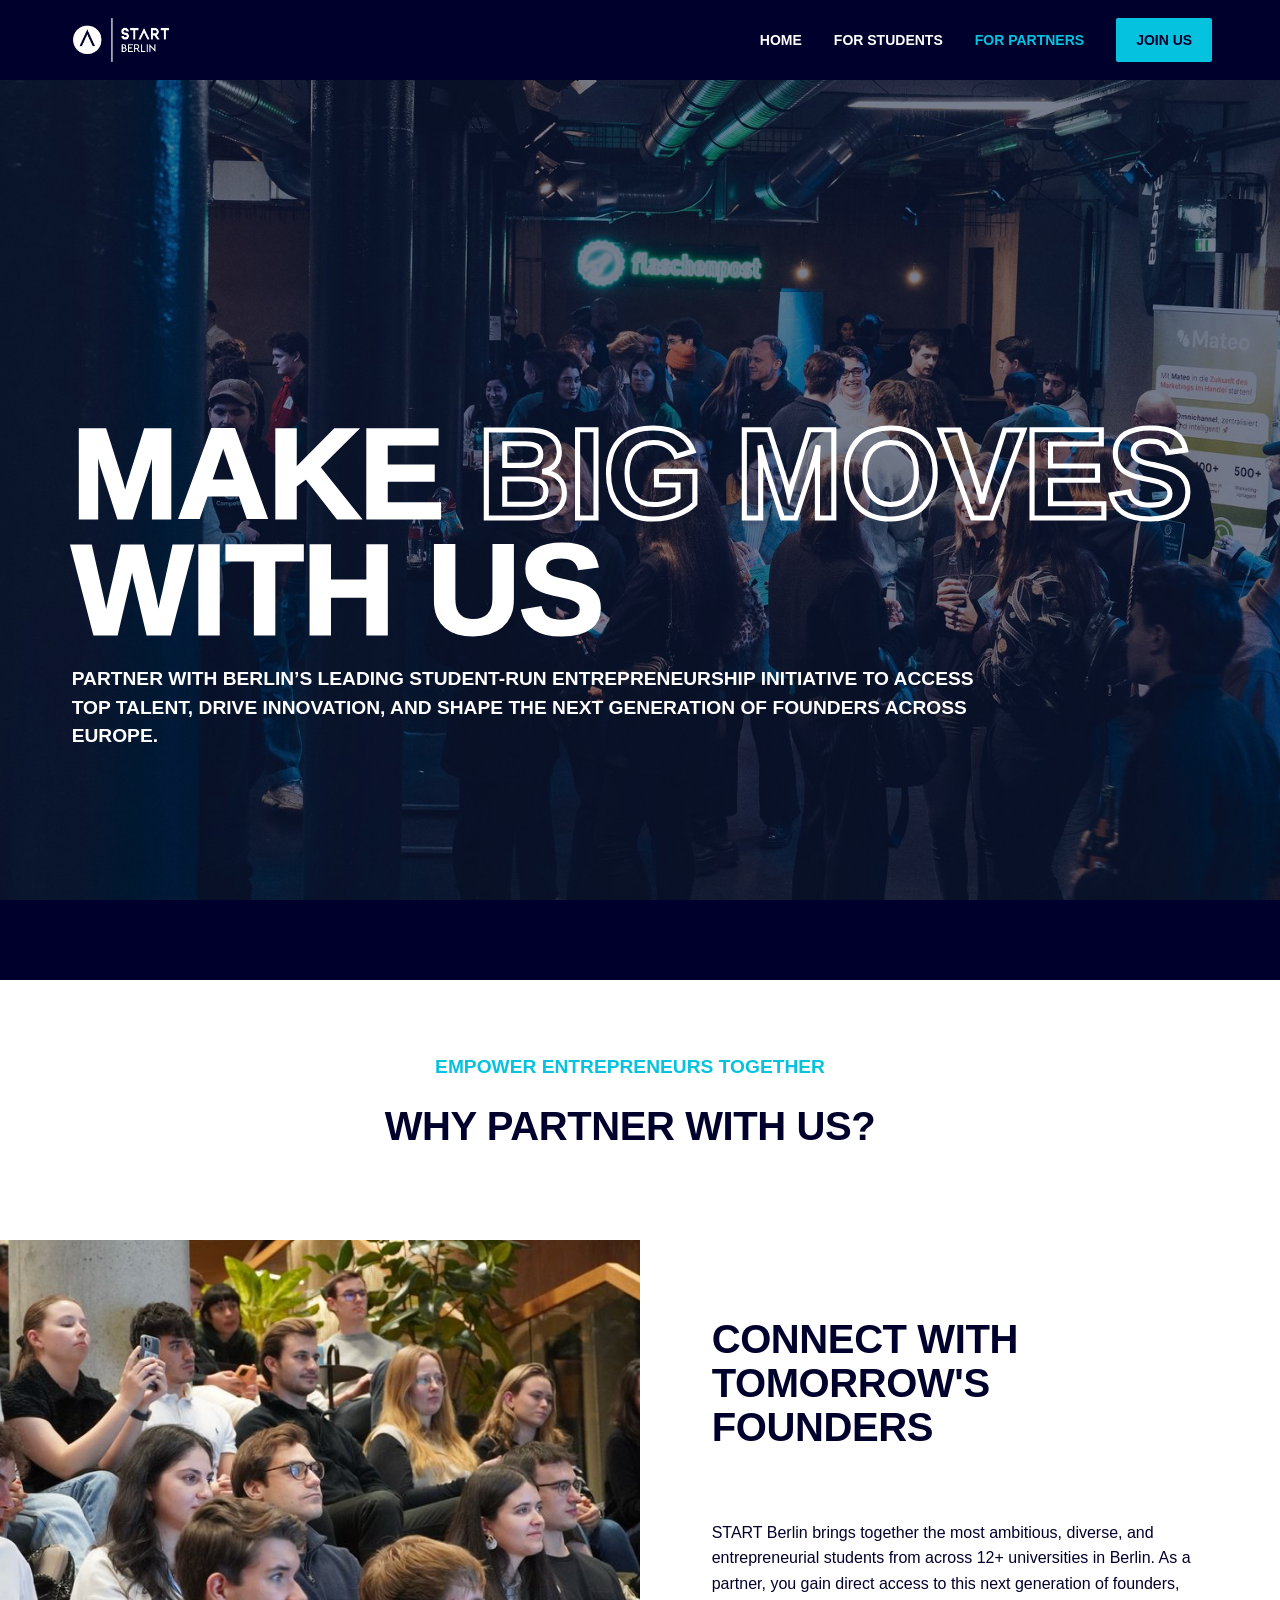
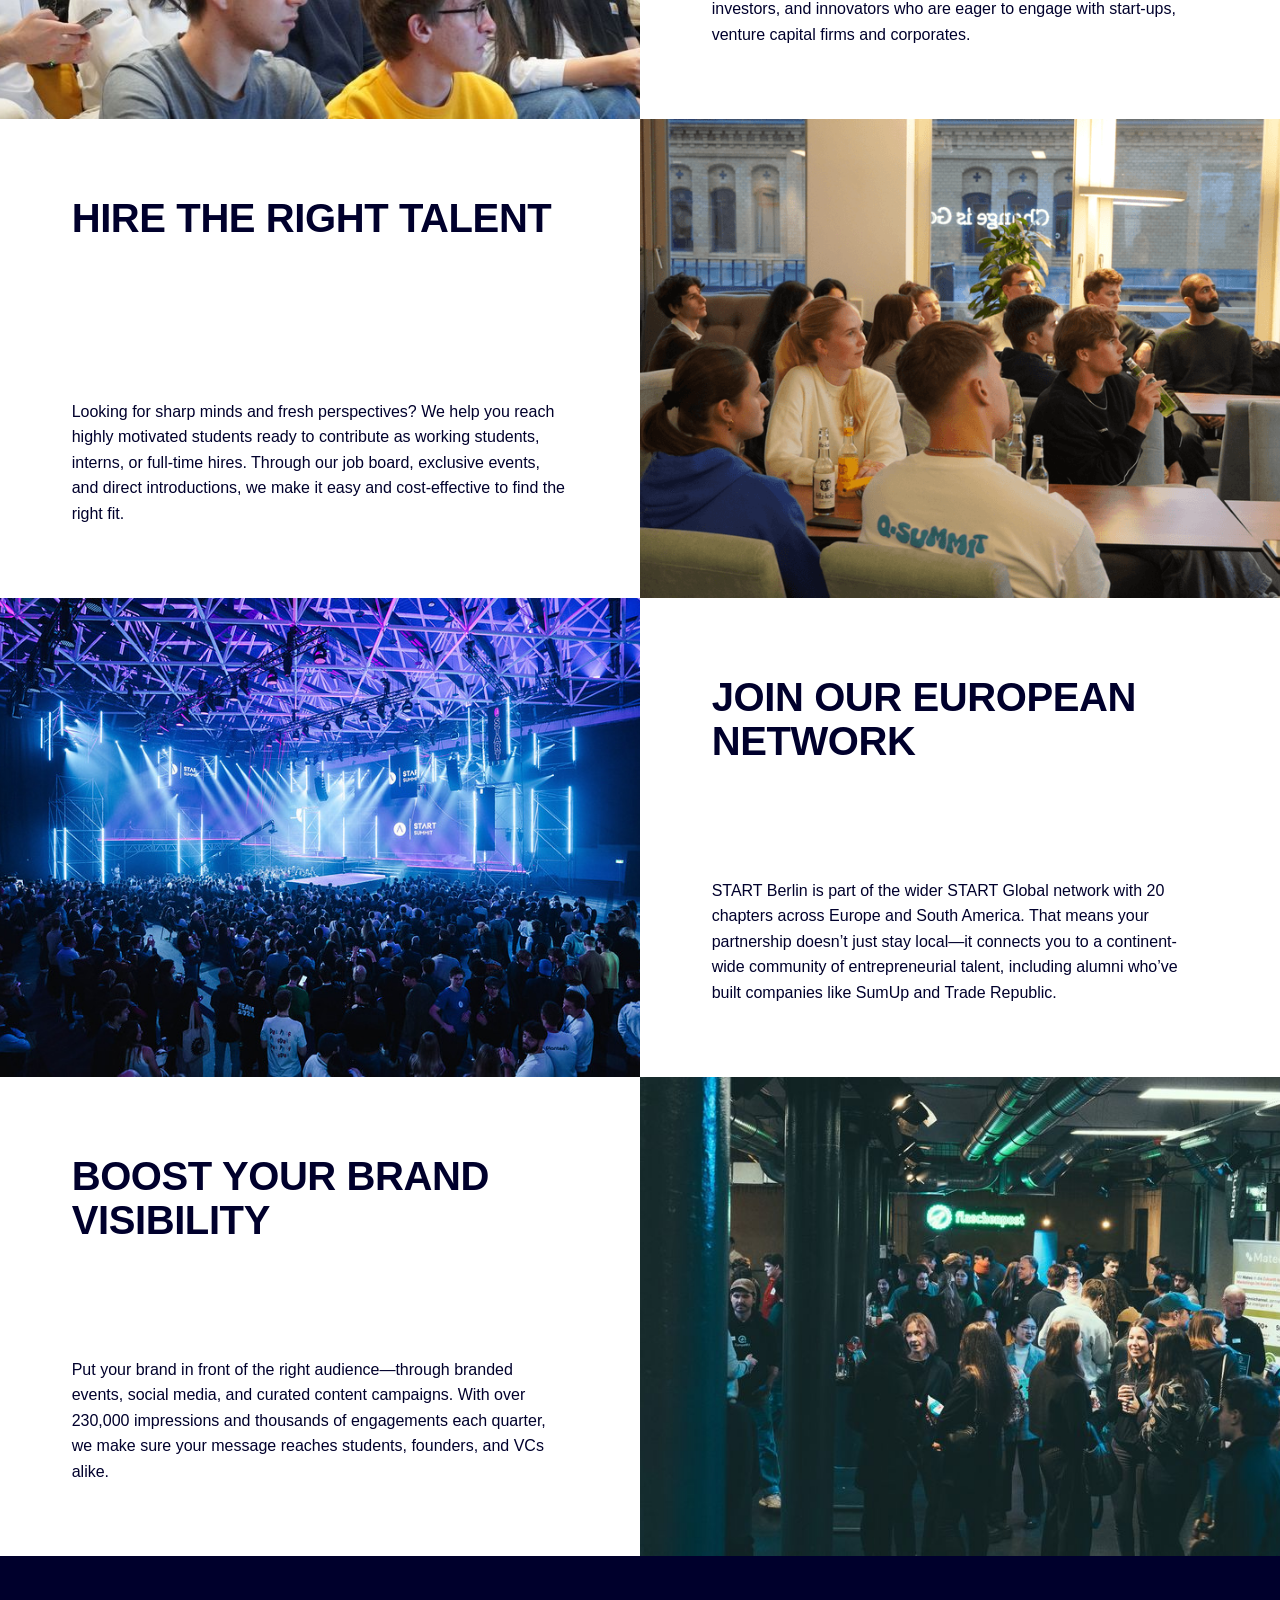
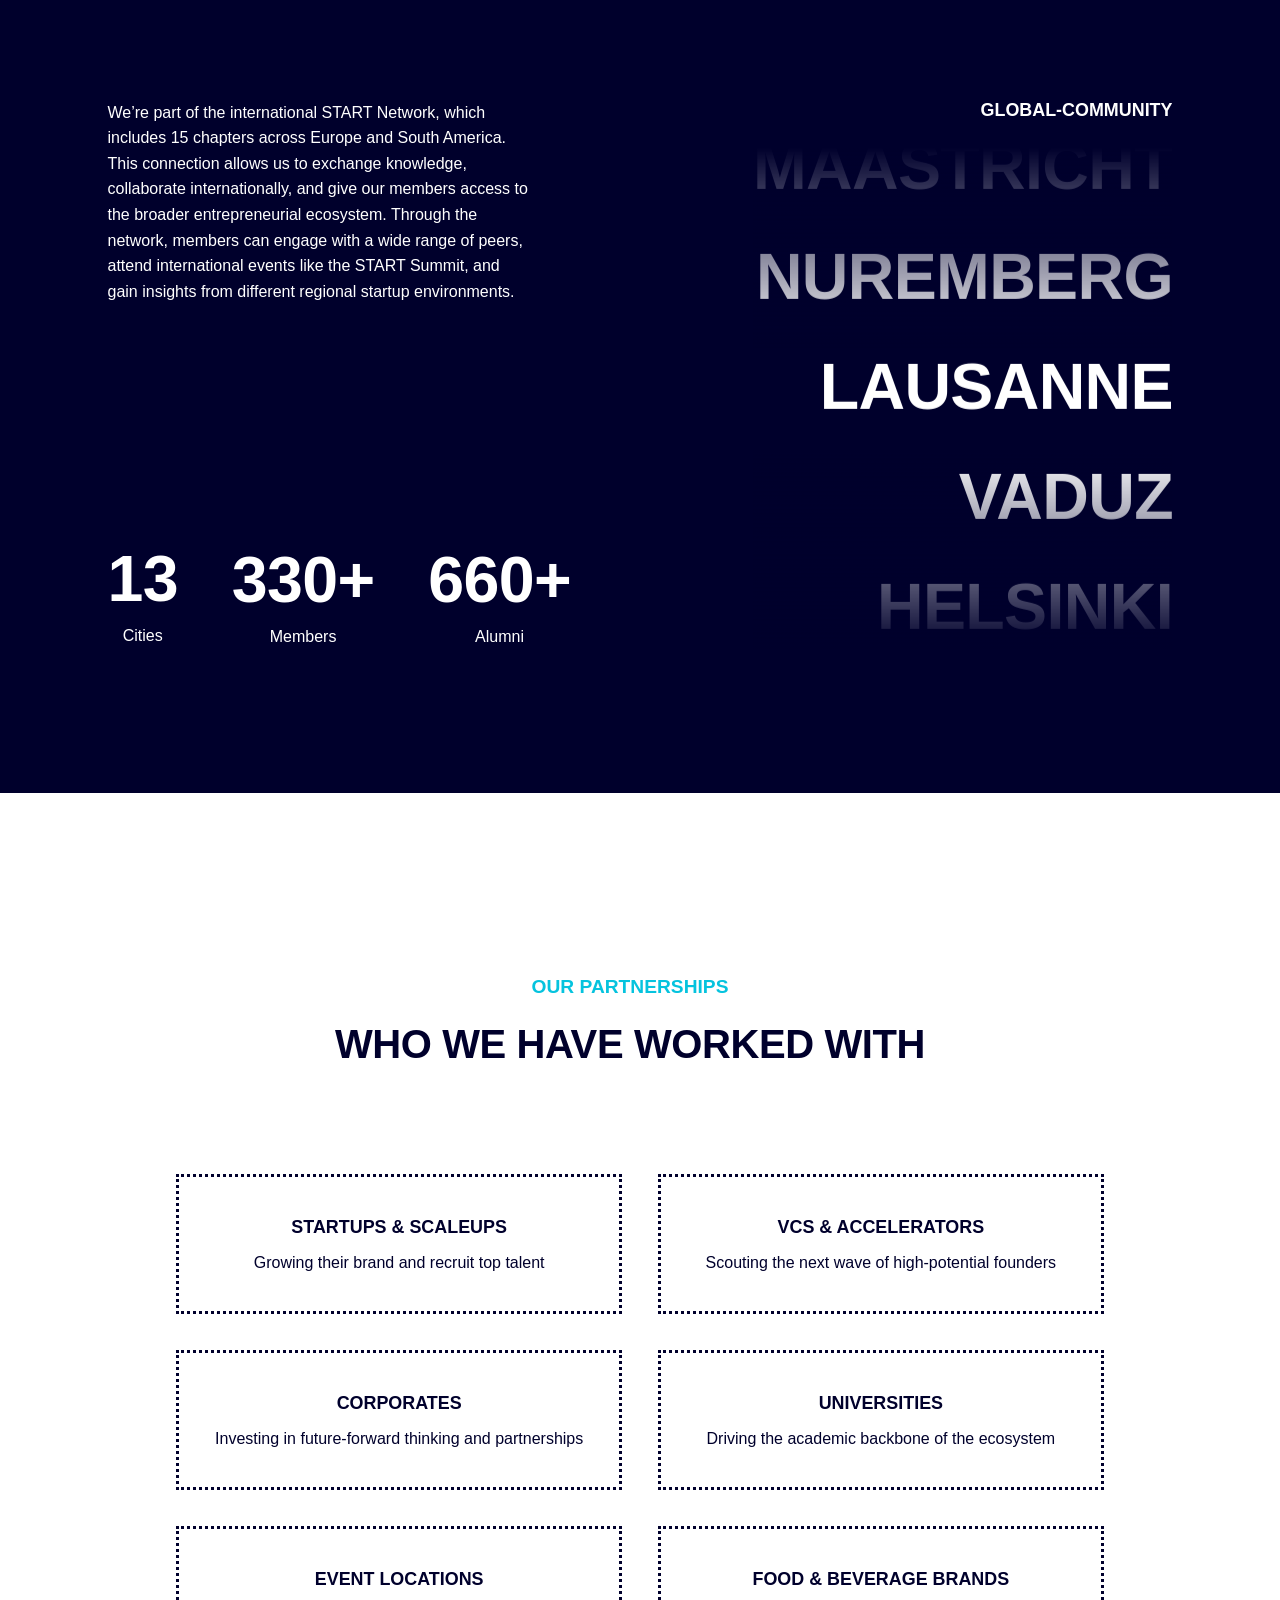
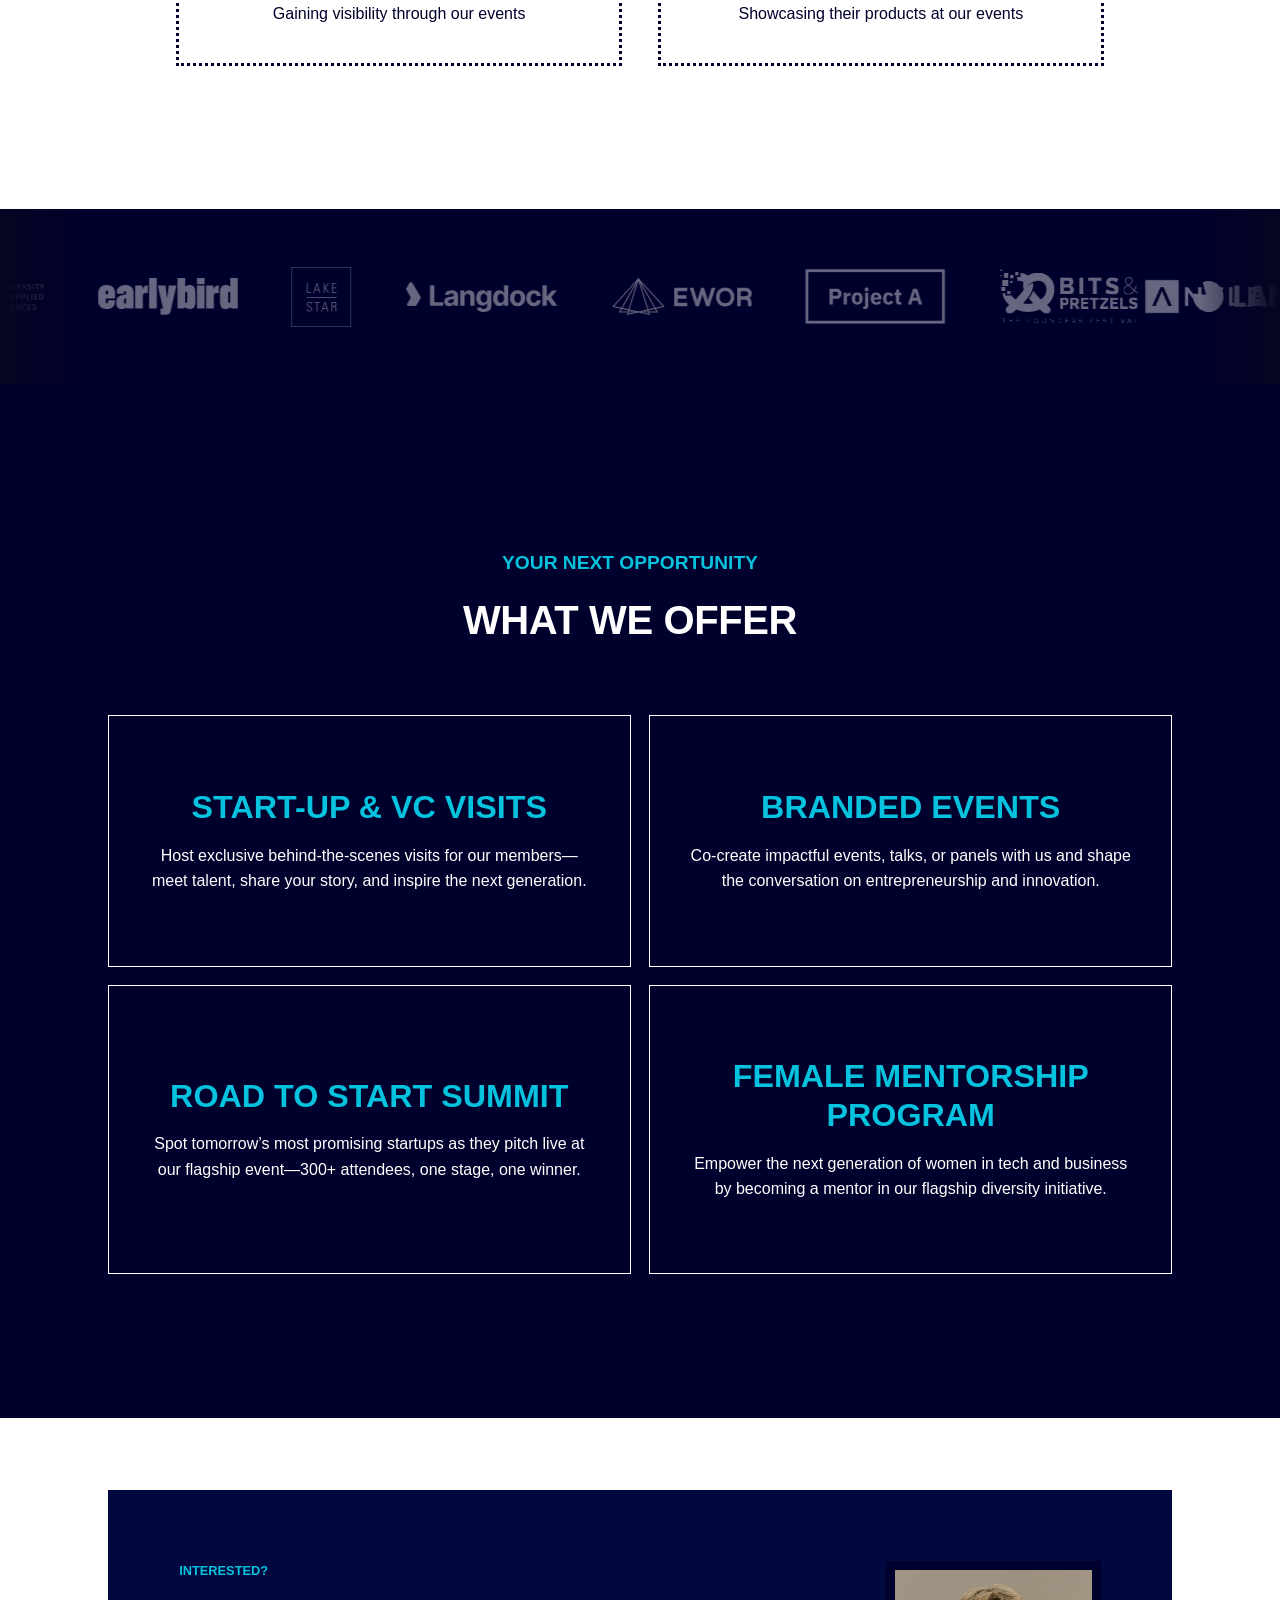
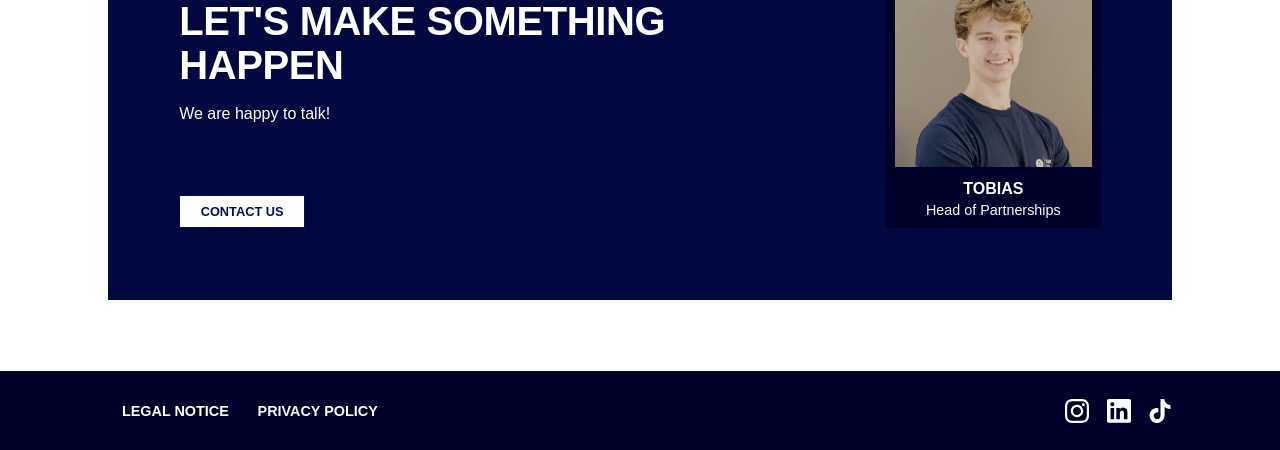
<file: for-partners.html>
<!DOCTYPE html>
<!-- Last Published: Fri May 08 2026 21:51:36 GMT+0000 (Coordinated Universal Time) --><html data-wf-domain="www.start-berlin.com" data-wf-page="68222c71dec791a815e98b56" data-wf-site="68222c71dec791a815e98b81" lang="en"><head><meta charset="utf-8"/><link crossorigin="anonymous" href="https://cdn.prod.website-files.com" rel="preconnect"/><title>Partner with START Berlin – Connect with the Next Generation of Entrepreneurs</title><meta content="Collaborate with START Berlin to support and engage with student innovators and future founders. Become a partner and shape the entrepreneurial ecosystem of tomorrow." name="description"/><meta content="Partner with START Berlin – Connect with the Next Generation of Entrepreneurs" property="og:title"/><meta content="Collaborate with START Berlin to support and engage with student innovators and future founders. Become a partner and shape the entrepreneurial ecosystem of tomorrow." property="og:description"/><meta content="https://cdn.prod.website-files.com/67a10b9744223ae7393ab0a5/67f2f44e8f1a9e96af254c8b_for-partners.png" property="og:image"/><meta content="Partner with START Berlin – Connect with the Next Generation of Entrepreneurs" property="twitter:title"/><meta content="Collaborate with START Berlin to support and engage with student innovators and future founders. Become a partner and shape the entrepreneurial ecosystem of tomorrow." property="twitter:description"/><meta content="https://cdn.prod.website-files.com/67a10b9744223ae7393ab0a5/67f2f44e8f1a9e96af254c8b_for-partners.png" property="twitter:image"/><meta content="website" property="og:type"/><meta content="summary_large_image" name="twitter:card"/><meta content="width=device-width, initial-scale=1" name="viewport"/><link crossorigin="anonymous" href="css/starts-trendy-site-d53066-7b065af696552.webflow.shared.0e22ffd75.css" integrity="sha384-eLViPLz8GACRRAZWjj1utyHsrCXlCQcuCti/XtGkKDpjxCzClVlwLrhzSKhB6+8J" rel="stylesheet" type="text/css"/><link href="css/partnerships.css" rel="stylesheet" type="text/css"/><link href="https://fonts.googleapis.com" rel="preconnect"/><link crossorigin="anonymous" href="https://fonts.gstatic.com" rel="preconnect"/><script src="js/webfont.js" type="text/javascript"></script><script type="text/javascript">WebFont.load({  google: {    families: ["Merriweather:300,300italic,400,400italic,700,700italic,900,900italic"]  }});</script><script type="text/javascript">!function(o,c){var n=c.documentElement,t=" w-mod-";n.className+=t+"js",("ontouchstart"in o||o.DocumentTouch&&c instanceof DocumentTouch)&&(n.className+=t+"touch")}(window,document);</script><link href="images/68222c71dec791a815e98d6f_favicon-32x32.png" rel="shortcut icon" type="image/x-icon"/><link href="https://cdn.prod.website-files.com/68222c71dec791a815e98b81/68222c71dec791a815e98d70_webclip-256x256.png" rel="apple-touch-icon"/><link href="https://www.start-berlin.com/for-partners" rel="canonical"/><!-- Google Tag Manager -->
<script>(function(w,d,s,l,i){w[l]=w[l]||[];w[l].push({'gtm.start':
new Date().getTime(),event:'gtm.js'});var f=d.getElementsByTagName(s)[0],
j=d.createElement(s),dl=l!='dataLayer'?'&l='+l:'';j.async=true;j.src=
'https://www.googletagmanager.com/gtm.js?id='+i+dl;f.parentNode.insertBefore(j,f);
})(window,document,'script','dataLayer','GTM-WLPZMZN6');</script>
<!-- End Google Tag Manager -->
<script async="" src="js/latest.js"></script>
<script async="" src="js/auto-events.js"></script>
<script>
    !function(t,e){var o,n,p,r;e.__SV||(window.posthog=e,e._i=[],e.init=function(i,s,a){function g(t,e){var o=e.split(".");2==o.length&&(t=t[o[0]],e=o[1]),t[e]=function(){t.push([e].concat(Array.prototype.slice.call(arguments,0)))}}(p=t.createElement("script")).type="text/javascript",p.crossOrigin="anonymous",p.async=!0,p.src=s.api_host.replace(".i.posthog.com","-assets.i.posthog.com")+"/static/array.js",(r=t.getElementsByTagName("script")[0]).parentNode.insertBefore(p,r);var u=e;for(void 0!==a?u=e[a]=[]:a="posthog",u.people=u.people||[],u.toString=function(t){var e="posthog";return"posthog"!==a&&(e+="."+a),t||(e+=" (stub)"),e},u.people.toString=function(){return u.toString(1)+".people (stub)"},o="init capture register register_once register_for_session unregister unregister_for_session getFeatureFlag getFeatureFlagPayload isFeatureEnabled reloadFeatureFlags updateEarlyAccessFeatureEnrollment getEarlyAccessFeatures on onFeatureFlags onSurveysLoaded onSessionId getSurveys getActiveMatchingSurveys renderSurvey canRenderSurvey identify setPersonProperties group resetGroups setPersonPropertiesForFlags resetPersonPropertiesForFlags setGroupPropertiesForFlags resetGroupPropertiesForFlags reset get_distinct_id getGroups get_session_id get_session_replay_url alias set_config startSessionRecording stopSessionRecording sessionRecordingStarted captureException loadToolbar get_property getSessionProperty createPersonProfile opt_in_capturing opt_out_capturing has_opted_in_capturing has_opted_out_capturing clear_opt_in_out_capturing debug getPageViewId captureTraceFeedback captureTraceMetric".split(" "),n=0;n<o.length;n++)g(u,o[n]);e._i.push([i,s,a])},e.__SV=1)}(document,window.posthog||[]);
    posthog.init('phc_toaAVgzNZr6vrcq7HXunbJqehgKYlmaTivQEUGNTtJy', {
        api_host: 'https://i.start-berlin.com',
		ui_host: 'https://eu.posthog.com',
        person_profiles: 'always', // or 'always' to create profiles for anonymous users as well
    })
</script><script async="" src="js/embed.js"></script><link href="css/recruiting.css?v=20261027" rel="stylesheet" type="text/css"/><script src="js/navigation.js?v=20261005" defer></script></head><body class="body"><a class="recruitment-skip" href="#main-content">Skip to content</a><header class="site-header" data-menu-open="false"><!-- Applications closed on 27 October 2026. Opening announcement preserved for the next application round.
<a class="site-announcement" href="join-start-berlin.html" aria-label="Applications for Fall 2026 are open. Apply now"><div class="site-announcement-track" aria-hidden="true"><div class="site-announcement-group"><span>Applications for Fall 2026 are open. Apply now</span><span>Applications for Fall 2026 are open. Apply now</span><span>Applications for Fall 2026 are open. Apply now</span><span>Applications for Fall 2026 are open. Apply now</span></div><div class="site-announcement-group"><span>Applications for Fall 2026 are open. Apply now</span><span>Applications for Fall 2026 are open. Apply now</span><span>Applications for Fall 2026 are open. Apply now</span><span>Applications for Fall 2026 are open. Apply now</span></div></div><span class="site-announcement-static" aria-hidden="true">Applications are open · Apply now</span></a>
--><div class="site-header-main"><a class="site-brand" href="index.html" aria-label="START Berlin homepage"><img src="images/68222c71dec791a815e98d60_START_berlin_white.png" alt="" width="106" height="44" loading="eager"/></a><button class="site-menu-toggle" type="button" aria-label="Open navigation" aria-expanded="false" aria-controls="site-navigation"><span></span><span></span></button><nav class="site-navigation" id="site-navigation" aria-label="Main navigation"><a href="index.html">Home</a><a href="for-students.html">For students</a><a href="for-partners.html" aria-current="page">For partners</a><a class="site-apply" href="join-start-berlin.html">Join us</a></nav></div></header><section class="hero-subpage"><div class="hero-sub-content"><div class="hero-sub-content-wrapper"><div class="headline-wrapper" data-w-id="2a58803d-72a7-7b16-4a81-765d9855e809" style="opacity:0"><h1 id="main-content" tabindex="-1" class="h1">make <span class="span-outline">big moves</span> with us</h1></div><p class="s2 hero-sub" data-w-id="2a58803d-72a7-7b16-4a81-765d9855e80e" style="opacity:0"><strong>Partner with Berlin’s leading student-run entrepreneurship initiative to access top talent, drive innovation, and shape the next generation of founders across Europe.</strong></p></div></div><div class="hero-logo-banner"><img alt="CODE University of Applied Sciences" class="logo" height="32" loading="lazy" src="images/code-logo-new.svg" width="191"/><img alt="" class="logo" height="50.67720413208008" loading="lazy" src="images/68222c71dec791a815e98bd7_logo.svg" width="64"/><img alt="" class="logo" height="27.999713897705078" loading="lazy" src="images/68222c71dec791a815e98c1a_logo.svg" width="170"/><img alt="" class="logo" height="41.10892105102539" loading="lazy" src="images/68222c71dec791a815e98bd2_logo.svg" width="136"/><img alt="" class="logo" height="33.436988830566406" loading="lazy" src="images/68222c71dec791a815e98c2c_logo.svg" width="120"/><img alt="" class="logo" height="34.75862121582031" loading="lazy" src="images/68222c71dec791a815e98bb6_logo.svg" width="112"/><img alt="" class="logo" height="15.455826759338379" loading="lazy" src="images/68222c71dec791a815e98bb5_logo.svg" width="103.99986267089844"/><img alt="" class="logo" height="30" loading="lazy" src="images/68222c71dec791a815e98bd9_logo.svg" width="64"/><img alt="" class="logo" height="43.69020080566406" loading="lazy" src="images/68222c71dec791a815e98bf5_logo.svg" width="104"/></div><div class="hero-bg-img-wrapper full-width"><img alt="" class="hero-bg-img" loading="lazy" sizes="(max-width: 3096px) 100vw, 3096px" src="images/68222c71dec791a815e98d89_Copy_of_RTSS25_153.jpg" srcset="images/68222c71dec791a815e98d89_Copy%2520of%2520RTSS25_153-p-500.jpg 500w, images/68222c71dec791a815e98d89_Copy%2520of%2520RTSS25_153-p-800.jpg 800w, images/68222c71dec791a815e98d89_Copy%2520of%2520RTSS25_153-p-1080.jpg 1080w, images/68222c71dec791a815e98d89_Copy%2520of%2520RTSS25_153-p-1600.jpg 1600w, images/68222c71dec791a815e98d89_Copy%2520of%2520RTSS25_153-p-2000.jpg 2000w, images/68222c71dec791a815e98d89_Copy%2520of%2520RTSS25_153-p-2600.jpg 2600w, images/68222c71dec791a815e98d89_Copy_of_RTSS25_153.jpg 3096w"/><div class="her-bg-overlay"></div></div></section><section class="section-benefits"><div class="s2-h2-wrapper spacing"><div class="s2 color center"><strong>empower entrepreneurs together</strong></div><h1 class="h2 center">why partner with us?</h1></div><div class="_50-50-element"><img alt="" class="_50-50-img" height="479" loading="lazy" sizes="(max-width: 767px) 100vw, 720px" src="images/68222c71dec791a815e98d6a_DSC03754_Large.jpeg" srcset="images/68222c71dec791a815e98d6a_DSC03754%2520Large-p-500.jpeg 500w, images/68222c71dec791a815e98d6a_DSC03754%2520Large-p-800.jpeg 800w, images/68222c71dec791a815e98d6a_DSC03754%2520Large-p-1080.jpeg 1080w, images/68222c71dec791a815e98d6a_DSC03754_Large.jpeg 1280w" width="720"/><div class="_50-50-frame padding-right"><h1 class="h2">connect with tomorrow's founders<br/></h1><div class="p1-textlink-wrapper"><p class="p1">START Berlin brings together the most ambitious, diverse, and entrepreneurial students from across 12+ universities in Berlin. As a partner, you gain direct access to this next generation of founders, investors, and innovators who are eager to engage with start-ups, venture capital firms and corporates.</p></div></div></div><div class="_50-50-element _50-50-reverse"><img alt="" class="_50-50-img" height="479" loading="lazy" sizes="(max-width: 767px) 100vw, 720px" src="images/68222c71dec791a815e98d62_DSC03244.png" srcset="images/68222c71dec791a815e98d62_DSC03244-p-500.png 500w, images/68222c71dec791a815e98d62_DSC03244-p-800.png 800w, images/68222c71dec791a815e98d62_DSC03244-p-1080.png 1080w, images/68222c71dec791a815e98d62_DSC03244-p-1600.png 1600w, images/68222c71dec791a815e98d62_DSC03244.png 2000w" width="720"/><div class="_50-50-frame padding-right"><h1 class="h2">hire the right talent<br/></h1><div class="p1-textlink-wrapper"><p class="p1">Looking for sharp minds and fresh perspectives? We help you reach highly motivated students ready to contribute as working students, interns, or full-time hires. Through our job board, exclusive events, and direct introductions, we make it easy and cost-effective to find the right fit.</p></div></div></div><div class="_50-50-element"><img alt="" class="_50-50-img" height="479" loading="lazy" sizes="(max-width: 767px) 100vw, 720px" src="images/68222c71dec791a815e98d0f_53615930527_63434edbb9_c.jpg" srcset="images/68222c71dec791a815e98d0f_53615930527_63434edbb9_c-p-500.jpg 500w, images/68222c71dec791a815e98d0f_53615930527_63434edbb9_c.jpg 799w" width="720"/><div class="_50-50-frame padding-right"><h1 class="h2">join our european network<br/></h1><div class="p1-textlink-wrapper"><p class="p1">START Berlin is part of the wider START Global network with 20 chapters across Europe and South America. That means your partnership doesn’t just stay local—it connects you to a continent-wide community of entrepreneurial talent, including alumni who’ve built companies like SumUp and Trade Republic.</p></div></div></div><div class="_50-50-element _50-50-reverse"><img alt="" class="_50-50-img" height="479" loading="lazy" sizes="(max-width: 767px) 100vw, 720px" src="images/68222c71dec791a815e98d89_Copy_of_RTSS25_153.jpg" srcset="images/68222c71dec791a815e98d89_Copy%2520of%2520RTSS25_153-p-500.jpg 500w, images/68222c71dec791a815e98d89_Copy%2520of%2520RTSS25_153-p-800.jpg 800w, images/68222c71dec791a815e98d89_Copy%2520of%2520RTSS25_153-p-1080.jpg 1080w, images/68222c71dec791a815e98d89_Copy%2520of%2520RTSS25_153-p-1600.jpg 1600w, images/68222c71dec791a815e98d89_Copy%2520of%2520RTSS25_153-p-2000.jpg 2000w, images/68222c71dec791a815e98d89_Copy%2520of%2520RTSS25_153-p-2600.jpg 2600w, images/68222c71dec791a815e98d89_Copy_of_RTSS25_153.jpg 3096w" width="720"/><div class="_50-50-frame padding-right"><h1 class="h2">boost your brand visibility<br/></h1><div class="p1-textlink-wrapper"><p class="p1">Put your brand in front of the right audience—through branded events, social media, and curated content campaigns. With over 230,000 impressions and thousands of engagements each quarter, we make sure your message reaches students, founders, and VCs alike.</p></div></div></div></section><section class="section-network"><div class="network-wrapper"><div class="network-text-wrapper"><p class="p1 white">We’re part of the international START Network, which includes 15 chapters across Europe and South America. This connection allows us to exchange knowledge, collaborate internationally, and give our members access to the broader entrepreneurial ecosystem. Through the network, members can engage with a wide range of peers, attend international events like the START Summit, and gain insights from different regional startup environments.</p><div class="network-numbers-wrapper"><div class="number-wrapper"><h1 class="h2 white xl" id="cities">20</h1><p class="p1 white">Cities</p></div><div class="number-wrapper"><h1 class="h2 white xl"><span id="members">500</span>+</h1><p class="p1 white">Members</p></div><div class="number-wrapper"><h1 class="h2 white xl"><span id="alumni">1000</span>+</h1><p class="p1 white">Alumni</p></div></div></div><div class="network-chapter-wrapper"><div class="s1">global-community</div><div class="network-cities-wrapper"><div class="network-city-animation"><div class="network-cities"><h1 class="h2 white xl">Barcelona</h1><h1 class="h2 white xl">Lisbon</h1><h1 class="h2 white xl">maastricht</h1><h1 class="h2 white xl">nuremberg</h1><h1 class="h2 white xl">Lausanne</h1><h1 class="h2 white xl">Vaduz</h1><h1 class="h2 white xl">Helsinki</h1><h1 class="h2 white xl">berlin</h1><h1 class="h2 white xl">st. gallen</h1><h1 class="h2 white xl">stuttgart</h1><h1 class="h2 white xl">hamburg</h1><h1 class="h2 white xl">paris</h1><h1 class="h2 white xl">Bogotá</h1><h1 class="h2 white xl">Quito</h1><h1 class="h2 white xl">Lima</h1><h1 class="h2 white xl hidden">munich</h1></div><div class="network-cities"><h1 class="h2 white xl">Barcelona</h1><h1 class="h2 white xl">Lisbon</h1><h1 class="h2 white xl">maastricht</h1><h1 class="h2 white xl">nuremberg</h1><h1 class="h2 white xl">Lausanne</h1><h1 class="h2 white xl">Vaduz</h1><h1 class="h2 white xl">Helsinki</h1><h1 class="h2 white xl">berlin</h1><h1 class="h2 white xl">st. gallen</h1><h1 class="h2 white xl">stuttgart</h1><h1 class="h2 white xl">hamburg</h1><h1 class="h2 white xl">paris</h1><h1 class="h2 white xl">Bogotá</h1><h1 class="h2 white xl">Quito</h1><h1 class="h2 white xl">Lima</h1><h1 class="h2 white xl hidden">munich</h1></div></div><div class="network-cities-overlay"></div></div></div></div></section><section class="logo-section"><h1 class="h2">Partner logo banner<br/></h1></section><section class="section-who-we-work-with"><div class="s2-h2-wrapper spacing"><div class="s2 color center main">OUR partnerships</div><h1 class="h2 center">who we HAVE workED with</h1></div><div class="partner-types"><div class="partner-types-wrapper"><div class="partnership-wrapper"><div class="partner-types-s2">startups &amp; scaleups</div><div class="p1 dark center">Growing their brand and recruit top talent</div></div></div><div class="partner-types-wrapper"><div class="partnership-wrapper"><div class="partner-types-s2">VCs &amp; accelerators</div><div class="p1 dark center">Scouting the next wave of high-potential founders</div></div></div><div class="partner-types-wrapper"><div class="partnership-wrapper"><div class="s2 partner-types-s2">corporates</div><div class="p1 dark center">Investing in future-forward thinking and partnerships</div></div></div><div class="partner-types-wrapper"><div class="partnership-wrapper"><div class="partner-types-s2">universities</div><div class="p1 dark center">Driving the academic backbone of the ecosystem</div></div></div><div class="partner-types-wrapper"><div class="partnership-wrapper"><div class="partner-types-s2">event locations</div><div class="p1 dark center">Gaining visibility through our events</div></div></div><div class="partner-types-wrapper"><div class="partnership-wrapper"><div class="partner-types-s2">food &amp; beverage brands</div><div class="p1 dark center">Showcasing their products at our events</div></div></div></div><div class="alumni-logo-banner"><img alt="" class="alumni-logo" height="32.632164001464844" loading="lazy" src="images/68222c71dec791a815e98bbb_Vectors-Wrapper.svg" width="112"/><img alt="" class="alumni-logo" height="20.98015022277832" loading="lazy" src="images/68222c71dec791a815e98c05_Vectors-Wrapper.svg" width="96"/><img alt="" class="alumni-logo" height="25.116281509399414" loading="lazy" src="images/68222c71dec791a815e98bfe_Vectors-Wrapper.svg" width="120"/><img alt="" class="alumni-logo" height="42.88807678222656" loading="lazy" src="images/68222c71dec791a815e98c1d_Vectors-Wrapper.svg" width="104"/><img alt="" class="alumni-logo" height="36.332191467285156" loading="lazy" src="images/68222c71dec791a815e98bb1_Vectors-Wrapper.svg" width="160"/><img alt="" class="alumni-logo" height="28.9603328704834" loading="lazy" src="images/68222c71dec791a815e98bd1_Vectors-Wrapper.svg" width="136"/><img alt="" class="alumni-logo" height="50.80196762084961" loading="lazy" src="images/68222c71dec791a815e98ce2_5eb3c929c8c4590004435152.png" width="80"/><img alt="" class="alumni-logo" height="22.646228790283203" loading="lazy" src="images/68222c71dec791a815e98bae_Vectors-Wrapper.svg" width="104"/><img alt="" class="alumni-logo" height="21.95121955871582" loading="lazy" src="images/68222c71dec791a815e98ba4_Vectors-Wrapper.svg" width="72"/></div></section><div class="logos-content"><div class="logos-container"><div class="logos-row"><img alt="CODE University of Applied Sciences" class="partner-logo large" loading="eager" src="images/code-logo-new.svg"/><img alt="" class="partner-logo" loading="eager" src="images/68222c71dec791a815e98d7d_earlybird.svg"/><img alt="" class="partner-logo small" loading="eager" src="images/68222c71dec791a815e98d85_lakestar.svg"/><img alt="" class="partner-logo large" loading="eager" src="images/68222c71dec791a815e98d74_langdock.svg"/><img alt="" class="partner-logo" loading="eager" src="images/68222c71dec791a815e98d77_ewor.svg"/><img alt="" class="partner-logo" loading="eager" src="images/68222c71dec791a815e98d80_project-a.svg"/><img alt="" class="partner-logo" loading="eager" src="images/68222c71dec791a815e98d72_bits-and-pretzels.svg"/><img alt="" class="partner-logo" loading="eager" src="images/68222c71dec791a815e98d79_lanch.svg"/></div><div class="logos-row"><img alt="" class="partner-logo" loading="eager" sizes="(max-width: 4001px) 100vw, 4001px" src="images/68222c71dec791a815e98d84_antler.png" srcset="images/68222c71dec791a815e98d84_antler-p-500.png 500w, images/68222c71dec791a815e98d84_antler-p-800.png 800w, images/68222c71dec791a815e98d84_antler-p-1080.png 1080w, images/68222c71dec791a815e98d84_antler-p-1600.png 1600w, images/68222c71dec791a815e98d84_antler-p-2000.png 2000w, images/68222c71dec791a815e98d84_antler-p-2600.png 2600w, images/68222c71dec791a815e98d84_antler-p-3200.png 3200w, images/68222c71dec791a815e98d84_antler.png 4001w"/><img alt="" class="partner-logo small" loading="eager" src="images/68222c71dec791a815e98d83_hu.png"/><img alt="" class="partner-logo medium" loading="eager" src="images/68222c71dec791a815e98d73_rows.svg"/><img alt="" class="partner-logo medium" loading="eager" src="images/68222c71dec791a815e98d7c_velsa.svg"/><img alt="" class="partner-logo medium" loading="eager" src="images/68222c71dec791a815e98d81_sap.png"/><img alt="" class="partner-logo medium" loading="eager" sizes="(max-width: 687px) 100vw, 687px" src="images/68222c71dec791a815e98d76_fomo.png" srcset="images/68222c71dec791a815e98d76_fomo-p-500.png 500w, images/68222c71dec791a815e98d76_fomo.png 687w"/><img alt="" class="partner-logo large" loading="eager" src="images/68222c71dec791a815e98d82_st-gallen.svg"/></div><div class="logos-row"><img alt="" class="partner-logo" loading="eager" src="images/68222c71dec791a815e98d7e_atlantic-labs.svg"/><img alt="" class="partner-logo" loading="eager" src="images/68222c71dec791a815e98d7f_ey.svg"/><img alt="" class="partner-logo" loading="eager" src="images/68222c71dec791a815e98d78_koro.svg"/><img alt="" class="partner-logo" loading="eager" sizes="(max-width: 533px) 100vw, 533px" src="images/68222c71dec791a815e98d75_edge-workspaces.png" srcset="images/68222c71dec791a815e98d75_edge-workspaces-p-500.png 500w, images/68222c71dec791a815e98d75_edge-workspaces.png 533w"/><img alt="" class="partner-logo" loading="eager" src="images/68222c71dec791a815e98d71_lexmea.svg"/><img alt="" class="partner-logo" loading="eager" src="images/68222c71dec791a815e98d7b_handpicked.svg"/><img alt="" class="partner-logo" loading="eager" src="images/68222c71dec791a815e98d7a_flaschenpost.svg"/></div><div class="logos-gradient is-inverted"></div><div class="logos-gradient"></div></div></div><section class="section-portfolio"><div class="s2-h2-wrapper"><div class="s2 color">what we create<br/></div><h2 class="h2">check out<br/>‍‍<span class="span-outline">our startups</span></h2></div><a class="cta2" href="for-students.html">view our portfolio</a><div class="portfolio-wrapper"><img alt="" class="portfolio-thumb" loading="lazy" src="images/placeholder.60f9b1840c.svg"/><img alt="" class="portfolio-thumb" loading="lazy" src="images/placeholder.60f9b1840c.svg"/><img alt="" class="portfolio-thumb" loading="lazy" src="images/placeholder.60f9b1840c.svg"/><img alt="" class="portfolio-thumb" loading="lazy" src="images/placeholder.60f9b1840c.svg"/></div></section><section class="section-value-proposition"><div class="s2-h2-wrapper"><div class="s2 color center">your NEXT OPPORTUNITY</div><h1 class="h2 white center">what we offer</h1></div><div class="value-prop-numbers-wrapper"><div class="offering-card _1"><h2 class="h3 color">START-UP &amp; VC Visits</h2><div class="p1 white center">Host exclusive behind-the-scenes visits for our members—meet talent, share your story, and inspire the next generation.</div></div><div class="offering-card _2"><h2 class="h3 color">branded events</h2><div class="p1 white center">Co-create impactful events, talks, or panels with us and shape the conversation on entrepreneurship and innovation.</div></div><div class="offering-card _3" id="w-node-_57968452-926f-c9f5-05da-dc3105302012-15e98b56"><h2 class="h3 color">ROAD TO START SUMMIT</h2><div class="p1 white center">Spot tomorrow’s most promising startups as they pitch live at our flagship event—300+ attendees, one stage, one winner.</div></div><div class="offering-card _4"><h2 class="h3 color">FEMALE MENTORSHIP PROGRAM</h2><div class="p1 white center">Empower the next generation of women in tech and business by becoming a mentor in our flagship diversity initiative.</div></div></div></section><section class="partner-testemonials"><div class="partner-testemonial-wrapper"><p class="p1 partner">At START Munich, I laid the foundation for my current network. From this starting point, I built several companies, invested in more than 80 start-ups and helped set up Bits &amp; Pretzels.</p><div class="partner-wrapper"><div class="partner-photo"></div><div class="name-wrapper"><div class="s2 color">Felix Haas</div><div class="p2 dark-navy">Co-Founder IDnow, Host Bits &amp; Pretzels</div></div></div></div><img alt="" class="quotationmark" loading="lazy" src="images/68222c71dec791a815e98ccc_“.svg"/></section><section class="lead-magnet"><div class="_50-50-element"><div class="_50-50div"><img alt="" class="_50-50div-img blur" height="479" loading="lazy" sizes="(max-width: 767px) 100vw, 720px" src="images/68222c71dec791a815e98ce0_Landscape-Brochure-Mockup-6.jpg" srcset="images/68222c71dec791a815e98ce0_Landscape-Brochure-Mockup-6-p-500.jpg 500w, images/68222c71dec791a815e98ce0_Landscape-Brochure-Mockup-6-p-800.jpg 800w, images/68222c71dec791a815e98ce0_Landscape-Brochure-Mockup-6-p-1080.jpg 1080w, images/68222c71dec791a815e98ce0_Landscape-Brochure-Mockup-6-p-1600.jpg 1600w, images/68222c71dec791a815e98ce0_Landscape-Brochure-Mockup-6.jpg 2000w" width="720"/><img alt="" class="_50-50div-img" height="479" loading="lazy" sizes="(max-width: 767px) 100vw, 720px" src="images/68222c71dec791a815e98ce0_Landscape-Brochure-Mockup-6.jpg" srcset="images/68222c71dec791a815e98ce0_Landscape-Brochure-Mockup-6-p-500.jpg 500w, images/68222c71dec791a815e98ce0_Landscape-Brochure-Mockup-6-p-800.jpg 800w, images/68222c71dec791a815e98ce0_Landscape-Brochure-Mockup-6-p-1080.jpg 1080w, images/68222c71dec791a815e98ce0_Landscape-Brochure-Mockup-6-p-1600.jpg 1600w, images/68222c71dec791a815e98ce0_Landscape-Brochure-Mockup-6.jpg 2000w" width="720"/></div><div class="_50-50-frame"><h1 class="h2">wanna learn more about us?<br/></h1><div class="p1-textlink-wrapper"><p class="p1"><a href="#">Download</a> our Pitchdeck/Infobrochure to get exclusive insights about our community, etc. bla bla</p><div class="form-block w-form"><form class="form" data-name="Email Form" data-wf-element-id="c1a40061-9b45-a37a-55e4-203062112786" data-wf-page-id="68222c71dec791a815e98b56" id="email-form" method="get" name="email-form"><label class="p1" for="email">Enter your Email Address</label><div class="form-wrapper"><input class="text-field w-input" data-name="Email" id="email" maxlength="256" name="email" placeholder="" required="" type="email"/><input class="submit-button w-button" data-wait="Please wait..." type="submit" value="Submit"/></div></form><div class="w-form-done"><div>Thank you! Your submission has been received!</div></div><div class="w-form-fail"><div>Oops! Something went wrong while submitting the form.</div></div></div></div></div></div></section><section class="section-contact partnerships-contact"><div class="contact-card contact-person"><div class="contact-card-50"><div class="s2-h2-p1-wrapper"><div class="s2 color">INTERESTED?</div><h3 class="h2 white left">let's make something happen</h3><p class="p1 light">We are happy to talk!</p></div><a class="btn-tertiary _2xl w-button" href="#tally-open=w7EQzP&amp;tally-layout=modal&amp;tally-width=700&amp;tally-emoji-text=👋&amp;tally-emoji-animation=wave&amp;tally-auto-close=10000&amp;tally-custom-form-url=https%3A%2F%2Fforms.start-berlin.com%2Fcontact">CONTACT US</a></div><div class="contact-card-50"><div class="board-card contact"><img alt="Tobias, Head of Partnerships" class="board-photo" decoding="async" loading="lazy" src="images/tobias-partnerships.webp"/><div class="board-info-wrapper"><div class="s2 center">Tobias</div><div class="p2 center">Head of Partnerships</div></div></div></div></div></section><section class="footer"><div class="footer-links"><a class="legal-cta" href="legal/legal-notice.html">Legal Notice</a><a class="legal-cta" href="legal/privacy.html">Privacy Policy</a></div><div class="social-icon-wrapper"><a class="w-inline-block" href="https://www.instagram.com/start_berlin" target="_blank"><img alt="" class="footer-social-icon" height="24" loading="lazy" src="images/68222c71dec791a815e98c29_socialmedia-instagram-white.svg" width="24"/></a><a class="w-inline-block" href="https://www.linkedin.com/company/start-berlin-e-v-" target="_blank"><img alt="" class="footer-social-icon" height="24" loading="lazy" src="images/68222c71dec791a815e98c2b_socialmedia-linkedin-white.svg" width="24"/></a><a class="w-inline-block" href="https://www.tiktok.com/@start_berlin" target="_blank" rel="noopener noreferrer" aria-label="START Berlin on TikTok"><img alt="" class="footer-social-icon" height="24" loading="lazy" src="images/socialmedia-tiktok-white.svg" width="24"/></a></div></section><script crossorigin="anonymous" integrity="sha256-9/aliU8dGd2tb6OSsuzixeV4y/faTqgFtohetphbbj0=" src="js/jquery-3.5.1.min.dc5e7f18c8.js" type="text/javascript"></script><script crossorigin="anonymous" integrity="sha384-4abIlA5/v7XaW1HMXKBgnUuhnjBYJ/Z9C1OSg4OhmVw9O3QeHJ/qJqFBERCDPv7G" src="js/webflow.schunk.36b8fb49256177c8.js" type="text/javascript"></script><script crossorigin="anonymous" integrity="sha384-uNwCrZh7AmeZoxRDuVVWeu4Ltq0hfTGd2jMKuIuZtgHYh26dMMgHYxNc5OAQM1s8" src="js/webflow.schunk.2df297a7658d5761.js" type="text/javascript"></script><script crossorigin="anonymous" integrity="sha384-FrOJFxec6/yLxVlrebTRd98PhF7V1QsNy9v4JxdzLJT2a/LcwhOhq3ogcMNaRWfN" src="js/webflow.ad63b04f.eb70d5897c9500ec.js" type="text/javascript"></script><!-- Google Tag Manager (noscript) -->
<noscript><iframe height="0" src="https://www.googletagmanager.com/ns.html?id=GTM-WLPZMZN6" style="display:none;visibility:hidden" width="0"></iframe></noscript>
<!-- End Google Tag Manager (noscript) --><style>
.w-slider-dot {
  background: #4C4C75;
}
.w-slider-dot.w-active {
  background: #00002C;
}
</style>
<script src="js/purecounter_vanilla.js"></script>
<script>
new PureCounter({
			// Setting that can't' be overriden on pre-element
			selector: '#cities',		// HTML query selector for spesific element
    
			// Settings that can be overridden on per-element basis, by `data-purecounter-			*` attributes:
			start: 0, 			            // Starting number [unit]
			end: 20, 			            // End number [unit]
			duration: 1, 	                // The time in seconds for the animation to 																						complete [seconds]
			delay: 10, 			            // The delay between each iteration (the default of 																		10 will produce 100 fps) [miliseconds]
			once: true, 		            // Counting at once or recount when the element in 																			view [boolean]
			repeat: false, 		            // Repeat count for certain time 																												[boolean:false|seconds]
			decimals: 0, 		            // How many decimal places to show. [unit]
			legacy: true,                   // If this is true it will use the scroll event 																					listener on browsers
			filesizing: false, 	            // This will enable/disable File Size format 																						[boolean]
			currency: false, 	            // This will enable/disable Currency format. Us																				it for set the symbol too [boolean|char|string]
			separator: false, 	            // This will enable/disable comma separator for 																			thousands. Use it for set the symbol too 																						[boolean|char|string]
});
new PureCounter({
			// Setting that can't' be overriden on pre-element
			selector: '#members',		// HTML query selector for spesific element
    
			// Settings that can be overridden on per-element basis, by `data-purecounter-			*` attributes:
			start: 0, 			            // Starting number [unit]
			end: 500, 			            // End number [unit]
			duration: 1, 	                // The time in seconds for the animation to 																						complete [seconds]
			delay: 10, 			            // The delay between each iteration (the default of 																		10 will produce 100 fps) [miliseconds]
			once: true, 		            // Counting at once or recount when the element in 																			view [boolean]
			repeat: false, 		            // Repeat count for certain time 																												[boolean:false|seconds]
			decimals: 0, 		            // How many decimal places to show. [unit]
			legacy: true,                   // If this is true it will use the scroll event 																					listener on browsers
			filesizing: false, 	            // This will enable/disable File Size format 																						[boolean]
			currency: false, 	            // This will enable/disable Currency format. Us																				it for set the symbol too [boolean|char|string]
			separator: false, 	            // This will enable/disable comma separator for 																			thousands. Use it for set the symbol too 																						[boolean|char|string]
}); 
new PureCounter({
			// Setting that can't' be overriden on pre-element
			selector: '#alumni',		// HTML query selector for spesific element
    
			// Settings that can be overridden on per-element basis, by `data-purecounter-			*` attributes:
			start: 0, 			            // Starting number [unit]
			end: 1000, 			            // End number [unit]
			duration: 1, 	                // The time in seconds for the animation to 																						complete [seconds]
			delay: 10, 			            // The delay between each iteration (the default of 																		10 will produce 100 fps) [miliseconds]
			once: true, 		            // Counting at once or recount when the element in 																			view [boolean]
			repeat: false, 		            // Repeat count for certain time 																												[boolean:false|seconds]
			decimals: 0, 		            // How many decimal places to show. [unit]
			legacy: true,                   // If this is true it will use the scroll event 																					listener on browsers
			filesizing: false, 	            // This will enable/disable File Size format 																						[boolean]
			currency: false, 	            // This will enable/disable Currency format. Us																				it for set the symbol too [boolean|char|string]
			separator: false, 	            // This will enable/disable comma separator for 																			thousands. Use it for set the symbol too 																						[boolean|char|string]
}); 

</script></body></html>
</file>
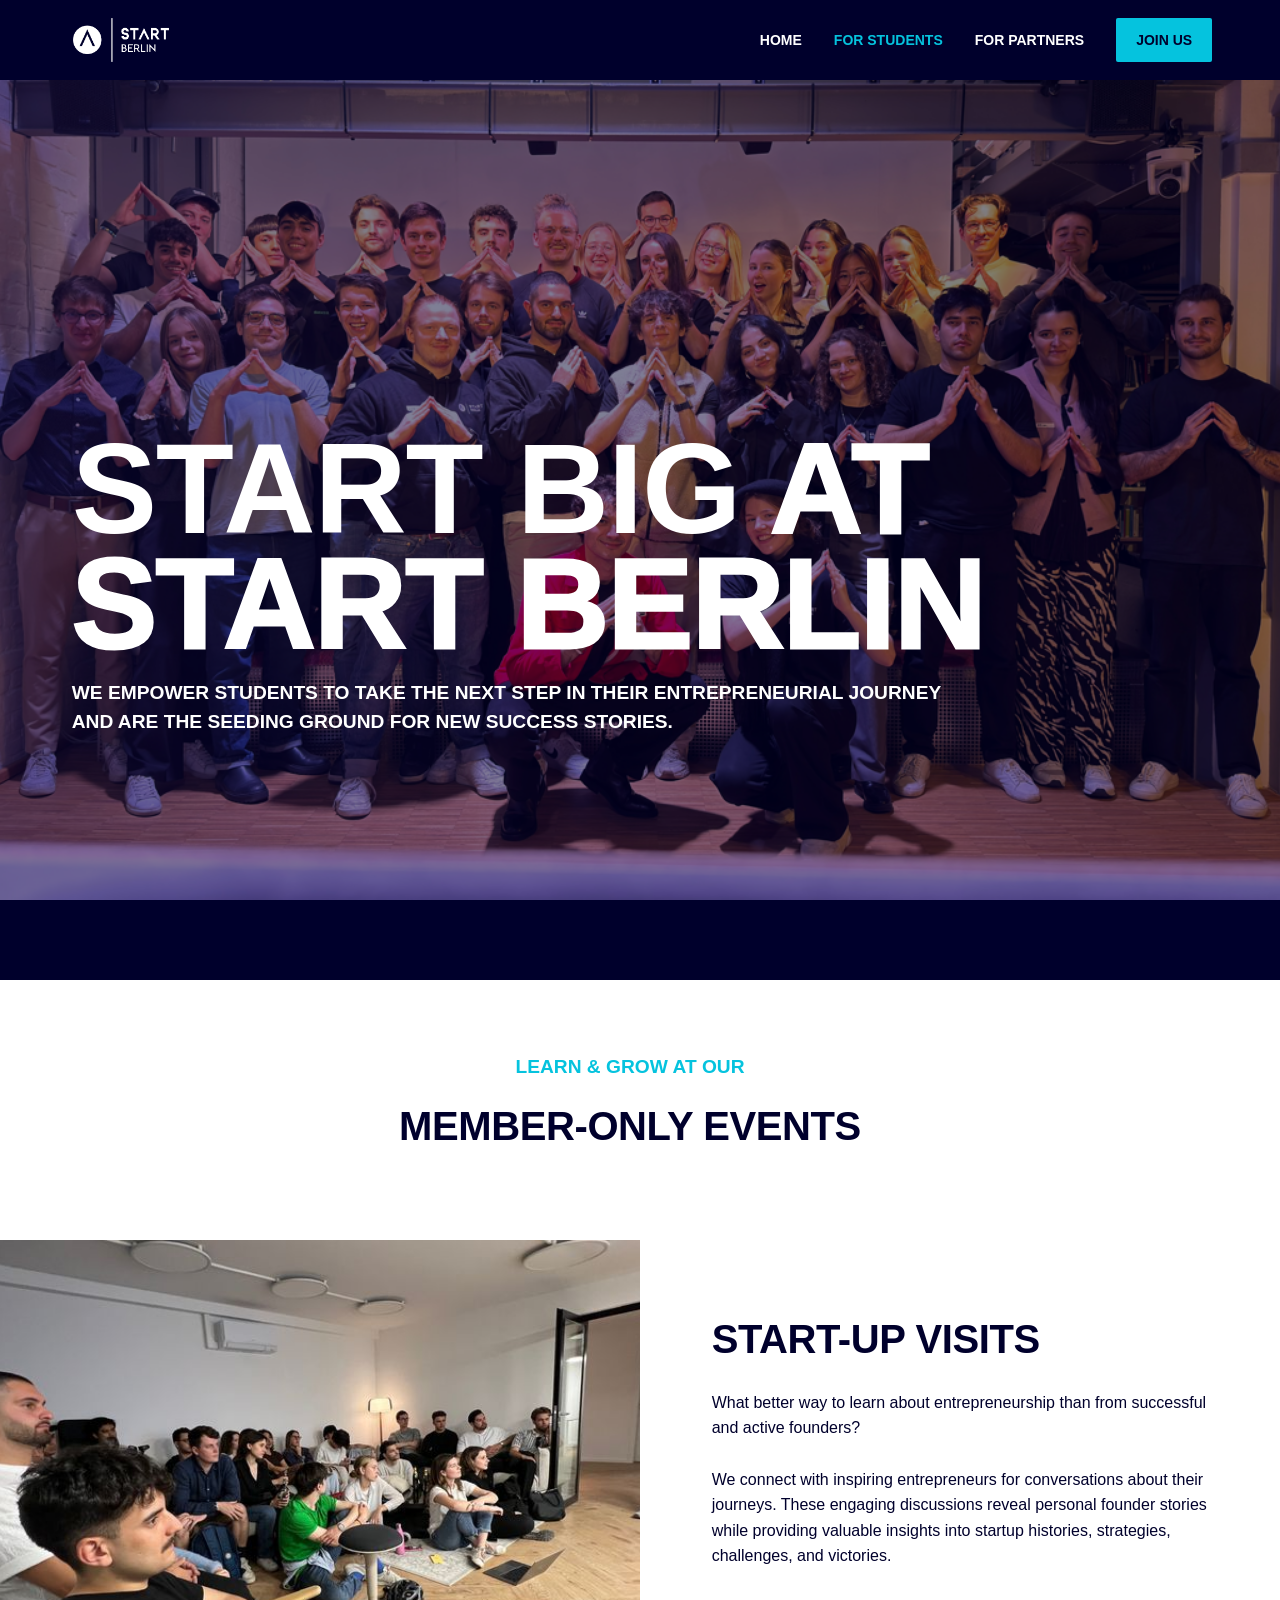
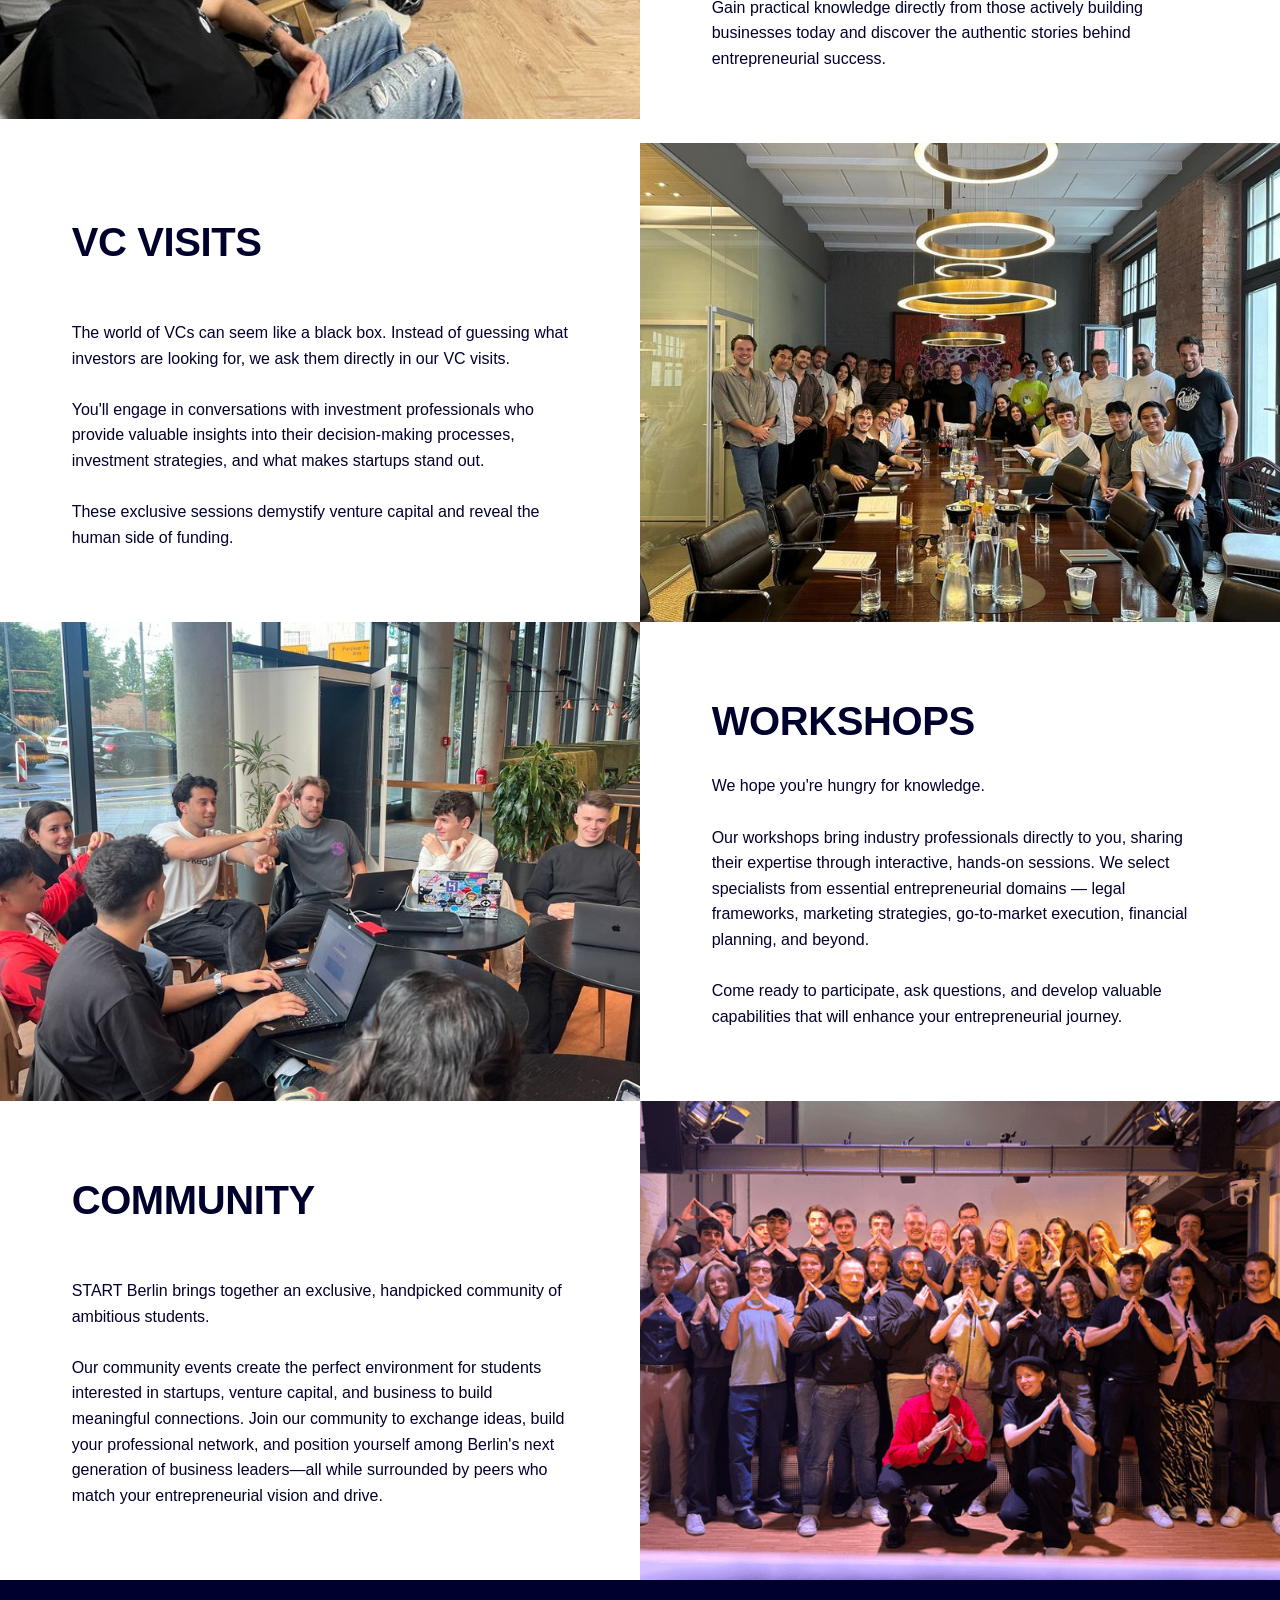
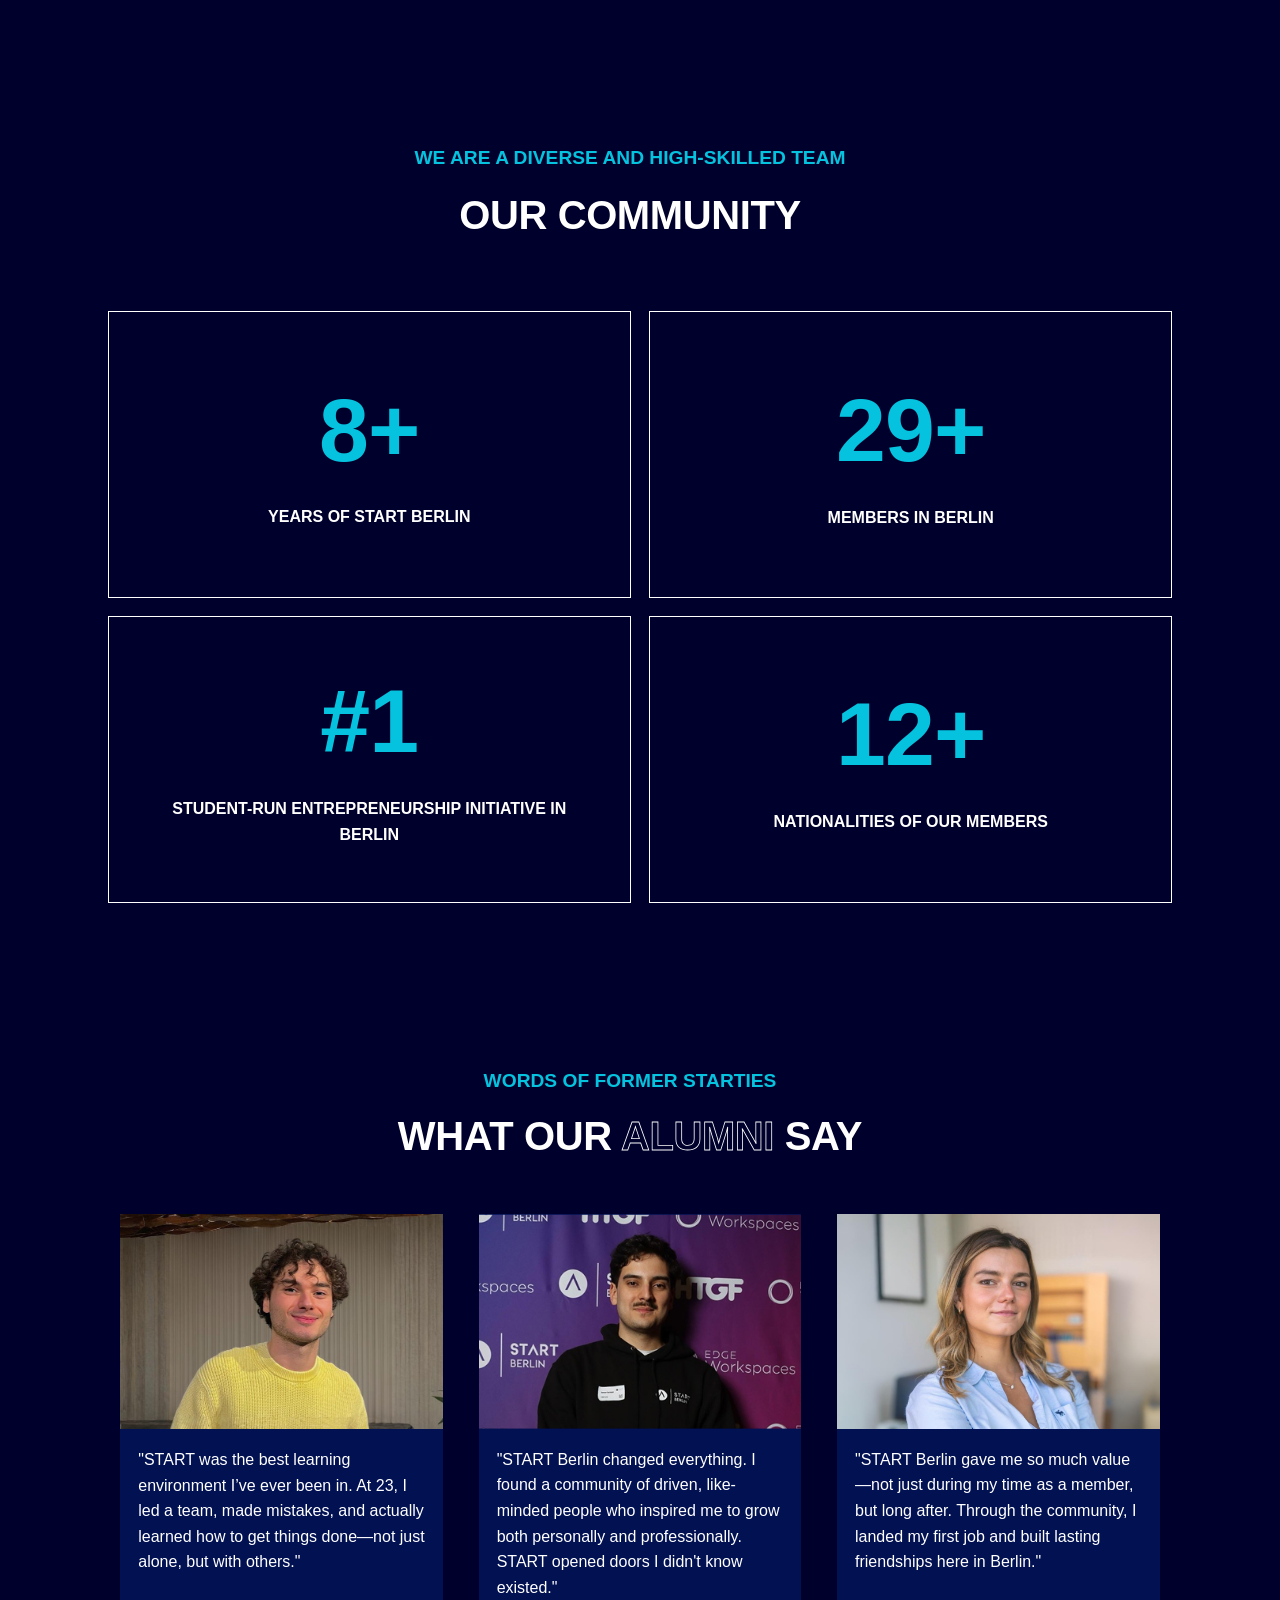
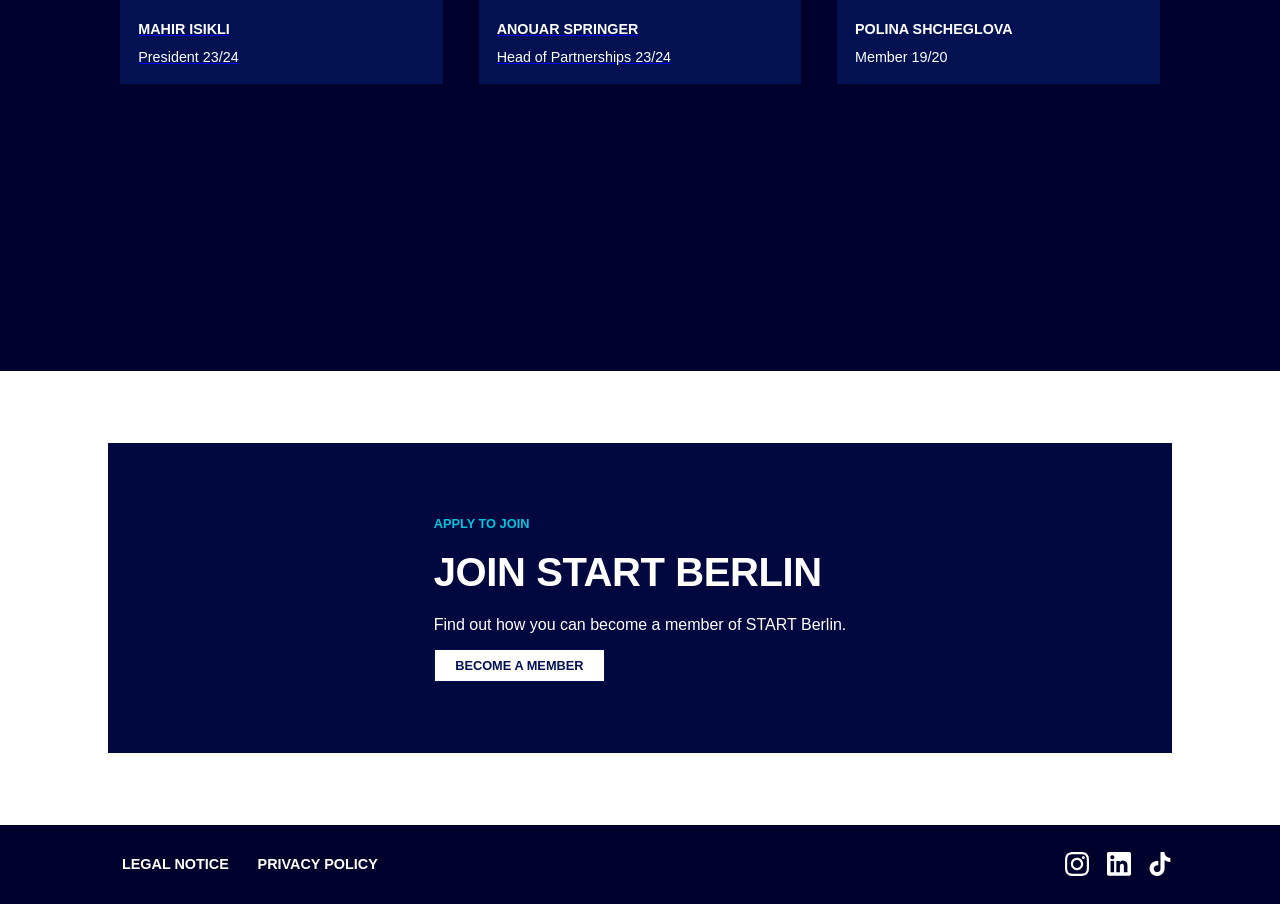
<file: for-students.html>
<!DOCTYPE html>
<!-- Last Published: Fri May 08 2026 21:51:36 GMT+0000 (Coordinated Universal Time) --><html data-wf-domain="www.start-berlin.com" data-wf-page="68222c71dec791a815e98b55" data-wf-site="68222c71dec791a815e98b81" lang="en"><head><meta charset="utf-8"/><link crossorigin="anonymous" href="https://cdn.prod.website-files.com" rel="preconnect"/><title>For Students: Join Berlin’s Leading Student Entrepreneurship Network | START Berlin</title><meta content="Discover how START Berlin helps students launch startups, connect with like-minded peers, and grow as future founders. Explore events, resources, and a thriving entrepreneurial community." name="description"/><meta content="For Students: Join Berlin’s Leading Student Entrepreneurship Network | START Berlin" property="og:title"/><meta content="Discover how START Berlin helps students launch startups, connect with like-minded peers, and grow as future founders. Explore events, resources, and a thriving entrepreneurial community." property="og:description"/><meta content="https://cdn.prod.website-files.com/67a10b9744223ae7393ab0a5/67f2f44eebce38c64332f533_for-students.png" property="og:image"/><meta content="For Students: Join Berlin’s Leading Student Entrepreneurship Network | START Berlin" property="twitter:title"/><meta content="Discover how START Berlin helps students launch startups, connect with like-minded peers, and grow as future founders. Explore events, resources, and a thriving entrepreneurial community." property="twitter:description"/><meta content="https://cdn.prod.website-files.com/67a10b9744223ae7393ab0a5/67f2f44eebce38c64332f533_for-students.png" property="twitter:image"/><meta content="website" property="og:type"/><meta content="summary_large_image" name="twitter:card"/><meta content="width=device-width, initial-scale=1" name="viewport"/><link crossorigin="anonymous" href="css/starts-trendy-site-d53066-7b065af696552.webflow.shared.0e22ffd75.css" integrity="sha384-eLViPLz8GACRRAZWjj1utyHsrCXlCQcuCti/XtGkKDpjxCzClVlwLrhzSKhB6+8J" rel="stylesheet" type="text/css"/><link href="https://fonts.googleapis.com" rel="preconnect"/><link crossorigin="anonymous" href="https://fonts.gstatic.com" rel="preconnect"/><script src="js/webfont.js" type="text/javascript"></script><script type="text/javascript">WebFont.load({  google: {    families: ["Merriweather:300,300italic,400,400italic,700,700italic,900,900italic"]  }});</script><script type="text/javascript">!function(o,c){var n=c.documentElement,t=" w-mod-";n.className+=t+"js",("ontouchstart"in o||o.DocumentTouch&&c instanceof DocumentTouch)&&(n.className+=t+"touch")}(window,document);</script><link href="images/68222c71dec791a815e98d6f_favicon-32x32.png" rel="shortcut icon" type="image/x-icon"/><link href="https://cdn.prod.website-files.com/68222c71dec791a815e98b81/68222c71dec791a815e98d70_webclip-256x256.png" rel="apple-touch-icon"/><link href="https://www.start-berlin.com/for-students" rel="canonical"/><!-- Google Tag Manager -->
<script>(function(w,d,s,l,i){w[l]=w[l]||[];w[l].push({'gtm.start':
new Date().getTime(),event:'gtm.js'});var f=d.getElementsByTagName(s)[0],
j=d.createElement(s),dl=l!='dataLayer'?'&l='+l:'';j.async=true;j.src=
'https://www.googletagmanager.com/gtm.js?id='+i+dl;f.parentNode.insertBefore(j,f);
})(window,document,'script','dataLayer','GTM-WLPZMZN6');</script>
<!-- End Google Tag Manager -->
<script async="" src="js/latest.js"></script>
<script async="" src="js/auto-events.js"></script>
<script>
    !function(t,e){var o,n,p,r;e.__SV||(window.posthog=e,e._i=[],e.init=function(i,s,a){function g(t,e){var o=e.split(".");2==o.length&&(t=t[o[0]],e=o[1]),t[e]=function(){t.push([e].concat(Array.prototype.slice.call(arguments,0)))}}(p=t.createElement("script")).type="text/javascript",p.crossOrigin="anonymous",p.async=!0,p.src=s.api_host.replace(".i.posthog.com","-assets.i.posthog.com")+"/static/array.js",(r=t.getElementsByTagName("script")[0]).parentNode.insertBefore(p,r);var u=e;for(void 0!==a?u=e[a]=[]:a="posthog",u.people=u.people||[],u.toString=function(t){var e="posthog";return"posthog"!==a&&(e+="."+a),t||(e+=" (stub)"),e},u.people.toString=function(){return u.toString(1)+".people (stub)"},o="init capture register register_once register_for_session unregister unregister_for_session getFeatureFlag getFeatureFlagPayload isFeatureEnabled reloadFeatureFlags updateEarlyAccessFeatureEnrollment getEarlyAccessFeatures on onFeatureFlags onSurveysLoaded onSessionId getSurveys getActiveMatchingSurveys renderSurvey canRenderSurvey identify setPersonProperties group resetGroups setPersonPropertiesForFlags resetPersonPropertiesForFlags setGroupPropertiesForFlags resetGroupPropertiesForFlags reset get_distinct_id getGroups get_session_id get_session_replay_url alias set_config startSessionRecording stopSessionRecording sessionRecordingStarted captureException loadToolbar get_property getSessionProperty createPersonProfile opt_in_capturing opt_out_capturing has_opted_in_capturing has_opted_out_capturing clear_opt_in_out_capturing debug getPageViewId captureTraceFeedback captureTraceMetric".split(" "),n=0;n<o.length;n++)g(u,o[n]);e._i.push([i,s,a])},e.__SV=1)}(document,window.posthog||[]);
    posthog.init('phc_toaAVgzNZr6vrcq7HXunbJqehgKYlmaTivQEUGNTtJy', {
        api_host: 'https://i.start-berlin.com',
		ui_host: 'https://eu.posthog.com',
        person_profiles: 'always', // or 'always' to create profiles for anonymous users as well
    })
</script><script async="" src="js/embed.js"></script><link href="css/recruiting.css?v=20261027" rel="stylesheet" type="text/css"/><script src="js/navigation.js?v=20261005" defer></script></head><body class="body"><a class="recruitment-skip" href="#main-content">Skip to content</a><header class="site-header" data-menu-open="false"><!-- Applications closed on 27 October 2026. Opening announcement preserved for the next application round.
<a class="site-announcement" href="join-start-berlin.html" aria-label="Applications for Fall 2026 are open. Apply now"><div class="site-announcement-track" aria-hidden="true"><div class="site-announcement-group"><span>Applications for Fall 2026 are open. Apply now</span><span>Applications for Fall 2026 are open. Apply now</span><span>Applications for Fall 2026 are open. Apply now</span><span>Applications for Fall 2026 are open. Apply now</span></div><div class="site-announcement-group"><span>Applications for Fall 2026 are open. Apply now</span><span>Applications for Fall 2026 are open. Apply now</span><span>Applications for Fall 2026 are open. Apply now</span><span>Applications for Fall 2026 are open. Apply now</span></div></div><span class="site-announcement-static" aria-hidden="true">Applications are open · Apply now</span></a>
--><div class="site-header-main"><a class="site-brand" href="index.html" aria-label="START Berlin homepage"><img src="images/68222c71dec791a815e98d60_START_berlin_white.png" alt="" width="106" height="44" loading="eager"/></a><button class="site-menu-toggle" type="button" aria-label="Open navigation" aria-expanded="false" aria-controls="site-navigation"><span></span><span></span></button><nav class="site-navigation" id="site-navigation" aria-label="Main navigation"><a href="index.html">Home</a><a href="for-students.html" aria-current="page">For students</a><a href="for-partners.html">For partners</a><a class="site-apply" href="join-start-berlin.html">Join us</a></nav></div></header><section class="hero-subpage"><div class="hero-sub-content"><div class="hero-sub-content-wrapper"><div class="headline-wrapper" data-w-id="131a12bd-dc7b-d26b-f9b2-716927359f70" style="opacity:0"><h1 id="main-content" tabindex="-1" class="h1"><span class="text-span-6">START BIG</span> AT START BERLIN</h1></div><p class="s2 hero-sub" data-w-id="131a12bd-dc7b-d26b-f9b2-716927359f84" style="opacity:0">we empower students to take the next step in their entrepreneurial journey and are the seeding ground for new success stories.</p></div></div><div class="hero-logo-banner"><img alt="" class="logo" height="50.67720413208008" loading="lazy" src="images/68222c71dec791a815e98bd7_logo.svg" width="64"/><img alt="" class="logo" height="27.999713897705078" loading="lazy" src="images/68222c71dec791a815e98c1a_logo.svg" width="170"/><img alt="" class="logo" height="41.10892105102539" loading="lazy" src="images/68222c71dec791a815e98bd2_logo.svg" width="136"/><img alt="" class="logo" height="33.436988830566406" loading="lazy" src="images/68222c71dec791a815e98c2c_logo.svg" width="120"/><img alt="" class="logo" height="34.75862121582031" loading="lazy" src="images/68222c71dec791a815e98bb6_logo.svg" width="112"/><img alt="" class="logo" height="15.455826759338379" loading="lazy" src="images/68222c71dec791a815e98bb5_logo.svg" width="103.99986267089844"/><img alt="" class="logo" height="30" loading="lazy" src="images/68222c71dec791a815e98bd9_logo.svg" width="64"/><img alt="" class="logo" height="43.69020080566406" loading="lazy" src="images/68222c71dec791a815e98bf5_logo.svg" width="104"/></div><div class="hero-bg-img-wrapper full-width"><img alt="" class="hero-bg-img" loading="lazy" sizes="(max-width: 1280px) 100vw, 1280px" src="images/68222c71dec791a815e98d5f_IMG_9516_Large.png" srcset="images/68222c71dec791a815e98d5f_IMG_9516%2520Large-p-500.png 500w, images/68222c71dec791a815e98d5f_IMG_9516%2520Large-p-800.png 800w, images/68222c71dec791a815e98d5f_IMG_9516%2520Large-p-1080.png 1080w, images/68222c71dec791a815e98d5f_IMG_9516_Large.png 1280w"/><div class="her-bg-overlay"></div></div></section><section class="section-benefits"><div class="s2-h2-wrapper spacing"><div class="s2 color center">learn &amp; grow AT our</div><h1 class="h2 center">MEMBER-ONLY EVENTS</h1></div><div class="_50-50-element"><img alt="" class="_50-50-img" height="479" loading="lazy" sizes="(max-width: 767px) 100vw, 720px" src="images/68222c71dec791a815e98d63_IMG_8343.jpeg" srcset="images/68222c71dec791a815e98d63_IMG_8343-p-500.jpeg 500w, images/68222c71dec791a815e98d63_IMG_8343-p-800.jpeg 800w, images/68222c71dec791a815e98d63_IMG_8343-p-1080.jpeg 1080w, images/68222c71dec791a815e98d63_IMG_8343-p-1600.jpeg 1600w, images/68222c71dec791a815e98d63_IMG_8343-p-2000.jpeg 2000w, images/68222c71dec791a815e98d63_IMG_8343-p-2600.jpeg 2600w, images/68222c71dec791a815e98d63_IMG_8343.jpeg 2730w" width="720"/><div class="_50-50-frame padding-left"><h1 class="h2">START-UP VISITS<br/></h1><div class="p1-textlink-wrapper"><p class="p1"><span class="text-span-4">What better way to learn about entrepreneurship than from successful and active founders? <br/><br/>We connect with inspiring entrepreneurs for conversations about their journeys. These engaging discussions reveal personal founder stories while providing valuable insights into startup histories, strategies, challenges, and victories. <br/><br/>Gain practical knowledge directly from those actively building businesses today and discover the authentic stories behind entrepreneurial success.</span></p></div></div></div><div class="_50-50-element _50-50-reverse"><img alt="" class="_50-50-img" height="479" loading="lazy" sizes="(max-width: 767px) 100vw, 720px" src="images/68222c71dec791a815e98d66_49f9e183-acfc-4442-b4e1-fcaa07a4e155.jpg" srcset="images/68222c71dec791a815e98d66_49f9e183-acfc-4442-b4e1-fcaa07a4e155-p-500.jpg 500w, images/68222c71dec791a815e98d66_49f9e183-acfc-4442-b4e1-fcaa07a4e155-p-800.jpg 800w, images/68222c71dec791a815e98d66_49f9e183-acfc-4442-b4e1-fcaa07a4e155-p-1080.jpg 1080w, images/68222c71dec791a815e98d66_49f9e183-acfc-4442-b4e1-fcaa07a4e155.jpg 1600w" width="720"/><div class="_50-50-frame padding-right"><h1 class="h2">VC visits<br/></h1><div class="p1-textlink-wrapper"><p class="p1">The world of VCs can seem like a black box. Instead of guessing what investors are looking for, we ask them directly in our VC visits. <br/><br/>You'll engage in conversations with investment professionals who provide valuable insights into their decision-making processes, investment strategies, and what makes startups stand out. <br/><br/>These exclusive sessions demystify venture capital and reveal the human side of funding.</p></div></div></div><div class="_50-50-element"><img alt="" class="_50-50-img" height="479" loading="lazy" sizes="(max-width: 767px) 100vw, 720px" src="images/68222c71dec791a815e98d61_IMG_3398.JPG" srcset="images/68222c71dec791a815e98d61_IMG_3398-p-500.jpg 500w, images/68222c71dec791a815e98d61_IMG_3398-p-800.jpg 800w, images/68222c71dec791a815e98d61_IMG_3398-p-1080.jpg 1080w, images/68222c71dec791a815e98d61_IMG_3398-p-1600.jpg 1600w, images/68222c71dec791a815e98d61_IMG_3398-p-2000.jpg 2000w, images/68222c71dec791a815e98d61_IMG_3398-p-2600.jpg 2600w, images/68222c71dec791a815e98d61_IMG_3398-p-3200.jpg 3200w, images/68222c71dec791a815e98d61_IMG_3398.JPG 4032w" width="720"/><div class="_50-50-frame padding-left"><h1 class="h2">workshops<br/></h1><div class="p1-textlink-wrapper"><p class="p1">We hope you're hungry for knowledge. <br/><br/>Our workshops bring industry professionals directly to you, sharing their expertise through interactive, hands-on sessions. We select specialists from essential entrepreneurial domains — legal frameworks, marketing strategies, go-to-market execution, financial planning, and beyond. <br/><br/>Come ready to participate, ask questions, and develop valuable capabilities that will enhance your entrepreneurial journey.</p></div></div></div><div class="_50-50-element _50-50-reverse"><img alt="" class="_50-50-img" height="479" loading="lazy" sizes="(max-width: 767px) 100vw, 720px" src="images/68222c71dec791a815e98d5f_IMG_9516_Large.png" srcset="images/68222c71dec791a815e98d5f_IMG_9516%2520Large-p-500.png 500w, images/68222c71dec791a815e98d5f_IMG_9516%2520Large-p-800.png 800w, images/68222c71dec791a815e98d5f_IMG_9516%2520Large-p-1080.png 1080w, images/68222c71dec791a815e98d5f_IMG_9516_Large.png 1280w" width="720"/><div class="_50-50-frame padding-left"><h1 class="h2">COMMUNITY<br/></h1><div class="p1-textlink-wrapper"><p class="p1">START Berlin brings together an exclusive, handpicked community of ambitious students. <br/><br/>Our community events create the perfect environment for students interested in startups, venture capital, and business to build meaningful connections. Join our community to exchange ideas, build your professional network, and position yourself among Berlin's next generation of business leaders—all while surrounded by peers who match your entrepreneurial vision and drive.</p></div></div></div></section><section class="section-value-proposition"><div class="s2-h2-wrapper"><div class="s2 color center">WE ARE A DIVERSE AND HIGH-SKILLED TEAM</div><h1 class="h2 white center">OUR COMMUNITY</h1></div><div class="value-prop-numbers-wrapper"><div class="value-prop-numbers _1"><div class="plus-number-wrapper"><h2 class="h2 color center xl" id="years_existing">40</h2><h2 class="h2 color center xl">+</h2></div><div class="s2 center">YEARS OF START BERLIN</div></div><div class="value-prop-numbers _2"><div class="plus-number-wrapper"><h2 class="h2 color center xl" id="members_berlin">500</h2><h2 class="h2 color center xl">+</h2></div><div class="s2 center">members in berlin</div></div><div class="value-prop-numbers _3"><div class="plus-number-wrapper"><h2 class="h2 color center xl">#</h2><h2 class="h2 color center xl" id="number_one">15</h2></div><div class="s2 center"><strong>student-RUN entrepreneurship initiative in Berlin</strong><br/></div></div><div class="value-prop-numbers _4"><div class="plus-number-wrapper"><h2 class="h2 color center xl" id="nationalities">15</h2><h2 class="h2 color center xl">+</h2></div><div class="s2 center">nationalities of our members</div></div></div><section class="section-alumnis"><div class="s2-h2-wrapper mb-margin"><div class="s2 color center main">words of former starties</div><h1 class="h2 white center">what our <span class="span-outline white">alumni</span> say</h1></div><div class="alumni-quotes" role="region" aria-label="Alumni testimonials" tabindex="0"><div class="alumni-quote-wrapper"><img alt="" class="alumni-img" loading="lazy" sizes="(max-width: 814px) 100vw, 814px" src="images/68222c71dec791a815e98d86_mahir-testimonial.jpg" srcset="images/68222c71dec791a815e98d86_0358b161074067bd1d0aea4785f9e025_mahir-testimonial-p-500.jpg 500w, images/68222c71dec791a815e98d86_0358b161074067bd1d0aea4785f9e025_mahir-testimonial-p-800.jpg 800w, images/68222c71dec791a815e98d86_mahir-testimonial.jpg 814w"/><div class="alumni-content-wrapper"><div class="alumni-quote-details-wrapper"><p class="p1 white">"START was the best learning environment I’ve ever been in. At 23, I led a team, made mistakes, and actually learned how to get things done—not just alone, but with others."</p><div class="alumni-name-logo-banner"><a class="w-inline-block" href="https://www.linkedin.com/in/mahir-isikli/" target="_blank"><div class="name-wrapper"><div class="s2">Mahir isikli</div><div class="p2">President 23/24</div></div></a></div></div></div></div><div class="alumni-quote-wrapper"><img alt="" class="alumni-img" loading="lazy" src="images/68222c71dec791a815e98d87_anouar-testimonial.png"/><div class="alumni-content-wrapper"><div class="alumni-quote-details-wrapper"><p class="p1 white">"START Berlin changed everything. I found a community of driven, like-minded people who inspired me to grow both personally and professionally. START opened doors I didn't know existed."</p><div class="alumni-name-logo-banner"><a class="w-inline-block" href="https://www.linkedin.com/in/anouar-springer/" target="_blank"><div class="name-wrapper"><div class="s2">ANOUAR SPRINGER</div><div class="p2">Head of Partnerships 23/24</div></div></a></div></div></div></div><div class="alumni-quote-wrapper"><img alt="" class="alumni-img" loading="lazy" sizes="(max-width: 1080px) 100vw, 1080px" src="images/68222c71dec791a815e98d88_polina-testimonial.jpg" srcset="images/68222c71dec791a815e98d88_polina-testimonial-p-500.jpg 500w, images/68222c71dec791a815e98d88_polina-testimonial-p-800.jpg 800w, images/68222c71dec791a815e98d88_polina-testimonial.jpg 1080w"/><div class="alumni-content-wrapper"><div class="alumni-quote-details-wrapper"><p class="p1 white">"START Berlin gave me so much value—not just during my time as a member, but long after. Through the community, I landed my first job and built lasting friendships here in Berlin."</p><div class="alumni-name-logo-banner"><div class="name-wrapper"><div class="s2">POLINA Shcheglova</div><div class="p2">Member 19/20</div></div></div></div></div></div></div><div class="alumni-logo-banner"><img alt="" class="alumni-logo" height="32.632164001464844" loading="lazy" src="images/68222c71dec791a815e98bbb_Vectors-Wrapper.svg" width="112"/><img alt="" class="alumni-logo" height="20.98015022277832" loading="lazy" src="images/68222c71dec791a815e98c05_Vectors-Wrapper.svg" width="96"/><img alt="" class="alumni-logo" height="25.116281509399414" loading="lazy" src="images/68222c71dec791a815e98bfe_Vectors-Wrapper.svg" width="120"/><img alt="" class="alumni-logo" height="42.88807678222656" loading="lazy" src="images/68222c71dec791a815e98c1d_Vectors-Wrapper.svg" width="104"/><img alt="" class="alumni-logo" height="36.332191467285156" loading="lazy" src="images/68222c71dec791a815e98bb1_Vectors-Wrapper.svg" width="160"/><img alt="" class="alumni-logo" height="28.9603328704834" loading="lazy" src="images/68222c71dec791a815e98bd1_Vectors-Wrapper.svg" width="136"/><img alt="" class="alumni-logo" height="50.80196762084961" loading="lazy" src="images/68222c71dec791a815e98ce2_5eb3c929c8c4590004435152.png" width="80"/><img alt="" class="alumni-logo" height="22.646228790283203" loading="lazy" src="images/68222c71dec791a815e98bae_Vectors-Wrapper.svg" width="104"/><img alt="" class="alumni-logo" height="21.95121955871582" loading="lazy" src="images/68222c71dec791a815e98ba4_Vectors-Wrapper.svg" width="72"/></div></section></section><section class="section-contact"><div class="contact-card contact-person"><div class="div-block-44"><div class="s2-h2-p1-wrapper"><div class="s2 color">APPLY TO JOIN</div><h3 class="h2 white">JOIN START BERLIN</h3><p class="p1 light">Find out how you can become a member of START Berlin.</p><a class="btn-tertiary _2xl w-button" href="join-start-berlin.html">BECOME A MEMBER</a></div></div></div></section><section class="section-socials"><div class="s2-h2-wrapper margin-left"><div class="s2 color">follow our social media</div><h1 class="h2 white">stay up to date!</h1><div class="s2">we are active on <span class="span-heavy">linkedin</span>, <span class="span-heavy">instagram</span> and <span class="span-heavy">spotify</span>.</div></div><div class="social-slider"><div class="social-cards-wrapper"><img alt="" class="vectors-wrapper-16" height="411" loading="lazy" src="images/68222c71dec791a815e98bad_Vectors-Wrapper.svg" width="411"/><img alt="" class="vectors-wrapper-16" height="411" loading="lazy" src="images/68222c71dec791a815e98bad_Vectors-Wrapper.svg" width="411"/><img alt="" class="vectors-wrapper-16" height="411" loading="lazy" src="images/68222c71dec791a815e98bad_Vectors-Wrapper.svg" width="411"/><img alt="" class="vectors-wrapper-16" height="411" loading="lazy" src="images/68222c71dec791a815e98bad_Vectors-Wrapper.svg" width="411"/></div><div class="social-slider-indicator"><div class="social-slider-counter-wrapper"><img alt="" class="vectors-wrapper-17" height="12" loading="lazy" src="images/68222c71dec791a815e98bb8_Vectors-Wrapper.svg" width="12"/><img alt="" class="vectors-wrapper-17" height="12" loading="lazy" src="images/68222c71dec791a815e98bc9_Vectors-Wrapper.svg" width="12"/><img alt="" class="vectors-wrapper-17" height="12" loading="lazy" src="images/68222c71dec791a815e98bc9_Vectors-Wrapper.svg" width="12"/><img alt="" class="vectors-wrapper-17" height="12" loading="lazy" src="images/68222c71dec791a815e98bc9_Vectors-Wrapper.svg" width="12"/><img alt="" class="vectors-wrapper-17" height="12" loading="lazy" src="images/68222c71dec791a815e98bc9_Vectors-Wrapper.svg" width="12"/><img alt="" class="vectors-wrapper-17" height="12" loading="lazy" src="images/68222c71dec791a815e98bc9_Vectors-Wrapper.svg" width="12"/><img alt="" class="vectors-wrapper-17" height="12" loading="lazy" src="images/68222c71dec791a815e98bc9_Vectors-Wrapper.svg" width="12"/><img alt="" class="vectors-wrapper-17" height="12" loading="lazy" src="images/68222c71dec791a815e98bc9_Vectors-Wrapper.svg" width="12"/><img alt="" class="vectors-wrapper-17" height="12" loading="lazy" src="images/68222c71dec791a815e98bc9_Vectors-Wrapper.svg" width="12"/><img alt="" class="vectors-wrapper-17" height="12" loading="lazy" src="images/68222c71dec791a815e98bc9_Vectors-Wrapper.svg" width="12"/><img alt="" class="vectors-wrapper-17" height="12" loading="lazy" src="images/68222c71dec791a815e98bc9_Vectors-Wrapper.svg" width="12"/><img alt="" class="vectors-wrapper-17" height="12" loading="lazy" src="images/68222c71dec791a815e98bc9_Vectors-Wrapper.svg" width="12"/><img alt="" class="vectors-wrapper-17" height="12" loading="lazy" src="images/68222c71dec791a815e98bc9_Vectors-Wrapper.svg" width="12"/><img alt="" class="vectors-wrapper-17" height="12" loading="lazy" src="images/68222c71dec791a815e98bc9_Vectors-Wrapper.svg" width="12"/><img alt="" class="vectors-wrapper-17" height="12" loading="lazy" src="images/68222c71dec791a815e98bc9_Vectors-Wrapper.svg" width="12"/><img alt="" class="vectors-wrapper-17" height="12" loading="lazy" src="images/68222c71dec791a815e98bc9_Vectors-Wrapper.svg" width="12"/><img alt="" class="vectors-wrapper-17" height="12" loading="lazy" src="images/68222c71dec791a815e98bc9_Vectors-Wrapper.svg" width="12"/><img alt="" class="vectors-wrapper-17" height="12" loading="lazy" src="images/68222c71dec791a815e98bc9_Vectors-Wrapper.svg" width="12"/><img alt="" class="vectors-wrapper-17" height="12" loading="lazy" src="images/68222c71dec791a815e98bc9_Vectors-Wrapper.svg" width="12"/><img alt="" class="vectors-wrapper-17" height="12" loading="lazy" src="images/68222c71dec791a815e98bc9_Vectors-Wrapper.svg" width="12"/></div></div></div></section><section class="footer"><div class="footer-links"><a class="legal-cta" href="legal/legal-notice.html">Legal Notice</a><a class="legal-cta" href="legal/privacy.html">Privacy Policy</a></div><div class="social-icon-wrapper"><a class="w-inline-block" href="https://www.instagram.com/start_berlin" target="_blank"><img alt="" class="footer-social-icon" height="24" loading="lazy" src="images/68222c71dec791a815e98c29_socialmedia-instagram-white.svg" width="24"/></a><a class="w-inline-block" href="https://www.linkedin.com/company/start-berlin-e-v-" target="_blank"><img alt="" class="footer-social-icon" height="24" loading="lazy" src="images/68222c71dec791a815e98c2b_socialmedia-linkedin-white.svg" width="24"/></a><a class="w-inline-block" href="https://www.tiktok.com/@start_berlin" target="_blank" rel="noopener noreferrer" aria-label="START Berlin on TikTok"><img alt="" class="footer-social-icon" height="24" loading="lazy" src="images/socialmedia-tiktok-white.svg" width="24"/></a></div></section><script crossorigin="anonymous" integrity="sha256-9/aliU8dGd2tb6OSsuzixeV4y/faTqgFtohetphbbj0=" src="js/jquery-3.5.1.min.dc5e7f18c8.js" type="text/javascript"></script><script crossorigin="anonymous" integrity="sha384-4abIlA5/v7XaW1HMXKBgnUuhnjBYJ/Z9C1OSg4OhmVw9O3QeHJ/qJqFBERCDPv7G" src="js/webflow.schunk.36b8fb49256177c8.js" type="text/javascript"></script><script crossorigin="anonymous" integrity="sha384-uNwCrZh7AmeZoxRDuVVWeu4Ltq0hfTGd2jMKuIuZtgHYh26dMMgHYxNc5OAQM1s8" src="js/webflow.schunk.2df297a7658d5761.js" type="text/javascript"></script><script crossorigin="anonymous" integrity="sha384-2wrL6KSsnS3NTsqblgZ8r8Ahr414W/3M3oC+o8BeMUEtI1hjzgJYzbHukNpkZef2" src="js/webflow.e97b7ed5.e032411fdb0f5d5f.js" type="text/javascript"></script><!-- Google Tag Manager (noscript) -->
<noscript><iframe height="0" src="https://www.googletagmanager.com/ns.html?id=GTM-WLPZMZN6" style="display:none;visibility:hidden" width="0"></iframe></noscript>
<!-- End Google Tag Manager (noscript) --><style>
.w-slider-dot {
  background: #4C4C75;
}
.w-slider-dot.w-active {
  background: #00002C;
}
</style>
<script src="js/purecounter_vanilla.js"></script>
<script>
     	new PureCounter({
			// Setting that can't' be overriden on pre-element
			selector: '#years_existing',		// HTML query selector for spesific element
    
			// Settings that can be overridden on per-element basis, by `data-purecounter-			*` attributes:
			start: 0, 			            // Starting number [unit]
			end: new Date().getFullYear() - 2013, 			            // End number [unit]
			duration: 1, 	                // The time in seconds for the animation to 																						complete [seconds]
			delay: 10, 			            // The delay between each iteration (the default of 																		10 will produce 100 fps) [miliseconds]
			once: true, 		            // Counting at once or recount when the element in 																			view [boolean]
			repeat: false, 		            // Repeat count for certain time 																												[boolean:false|seconds]
			decimals: 0, 		            // How many decimal places to show. [unit]
			legacy: true,                   // If this is true it will use the scroll event 																					listener on browsers
			filesizing: false, 	            // This will enable/disable File Size format 																						[boolean]
			currency: false, 	            // This will enable/disable Currency format. Us																				it for set the symbol too [boolean|char|string]
			separator: false, 	            // This will enable/disable comma separator for 																			thousands. Use it for set the symbol too 																						[boolean|char|string]
}); 
new PureCounter({
			// Setting that can't' be overriden on pre-element
			selector: '#members_berlin',		// HTML query selector for spesific element
    
			// Settings that can be overridden on per-element basis, by `data-purecounter-			*` attributes:
			start: 0, 			            // Starting number [unit]
			end: 50, 			            // End number [unit]
			duration: 1, 	                // The time in seconds for the animation to 																						complete [seconds]
			delay: 10, 			            // The delay between each iteration (the default of 																		10 will produce 100 fps) [miliseconds]
			once: true, 		            // Counting at once or recount when the element in 																			view [boolean]
			repeat: false, 		            // Repeat count for certain time 																												[boolean:false|seconds]
			decimals: 0, 		            // How many decimal places to show. [unit]
			legacy: true,                   // If this is true it will use the scroll event 																					listener on browsers
			filesizing: false, 	            // This will enable/disable File Size format 																						[boolean]
			currency: false, 	            // This will enable/disable Currency format. Us																				it for set the symbol too [boolean|char|string]
			separator: false, 	            // This will enable/disable comma separator for 																			thousands. Use it for set the symbol too 																						[boolean|char|string]
}); 
new PureCounter({
			// Setting that can't' be overriden on pre-element
			selector: '#number_one',		// HTML query selector for spesific element
    
			// Settings that can be overridden on per-element basis, by `data-purecounter-			*` attributes:
			start: 1, 			            // Starting number [unit]
			end: 1, 			            // End number [unit]
			duration: 1, 	                // The time in seconds for the animation to 																						complete [seconds]
			delay: 10, 			            // The delay between each iteration (the default of 																		10 will produce 100 fps) [miliseconds]
			once: true, 		            // Counting at once or recount when the element in 																			view [boolean]
			repeat: false, 		            // Repeat count for certain time 																												[boolean:false|seconds]
			decimals: 0, 		            // How many decimal places to show. [unit]
			legacy: true,                   // If this is true it will use the scroll event 																					listener on browsers
			filesizing: false, 	            // This will enable/disable File Size format 																						[boolean]
			currency: false, 	            // This will enable/disable Currency format. Us																				it for set the symbol too [boolean|char|string]
			separator: false, 	            // This will enable/disable comma separator for 																			thousands. Use it for set the symbol too 																						[boolean|char|string]
});
new PureCounter({
			// Setting that can't' be overriden on pre-element
			selector: '#nationalities',		// HTML query selector for spesific element
    
			// Settings that can be overridden on per-element basis, by `data-purecounter-			*` attributes:
			start: 0, 			            // Starting number [unit]
			end: 20, 			            // End number [unit]
			duration: 1, 	                // The time in seconds for the animation to 																						complete [seconds]
			delay: 10, 			            // The delay between each iteration (the default of 																		10 will produce 100 fps) [miliseconds]
			once: true, 		            // Counting at once or recount when the element in 																			view [boolean]
			repeat: false, 		            // Repeat count for certain time 																												[boolean:false|seconds]
			decimals: 0, 		            // How many decimal places to show. [unit]
			legacy: true,                   // If this is true it will use the scroll event 																					listener on browsers
			filesizing: false, 	            // This will enable/disable File Size format 																						[boolean]
			currency: false, 	            // This will enable/disable Currency format. Us																				it for set the symbol too [boolean|char|string]
			separator: false, 	            // This will enable/disable comma separator for 																			thousands. Use it for set the symbol too 																						[boolean|char|string]
}); 
</script></body></html>
</file>
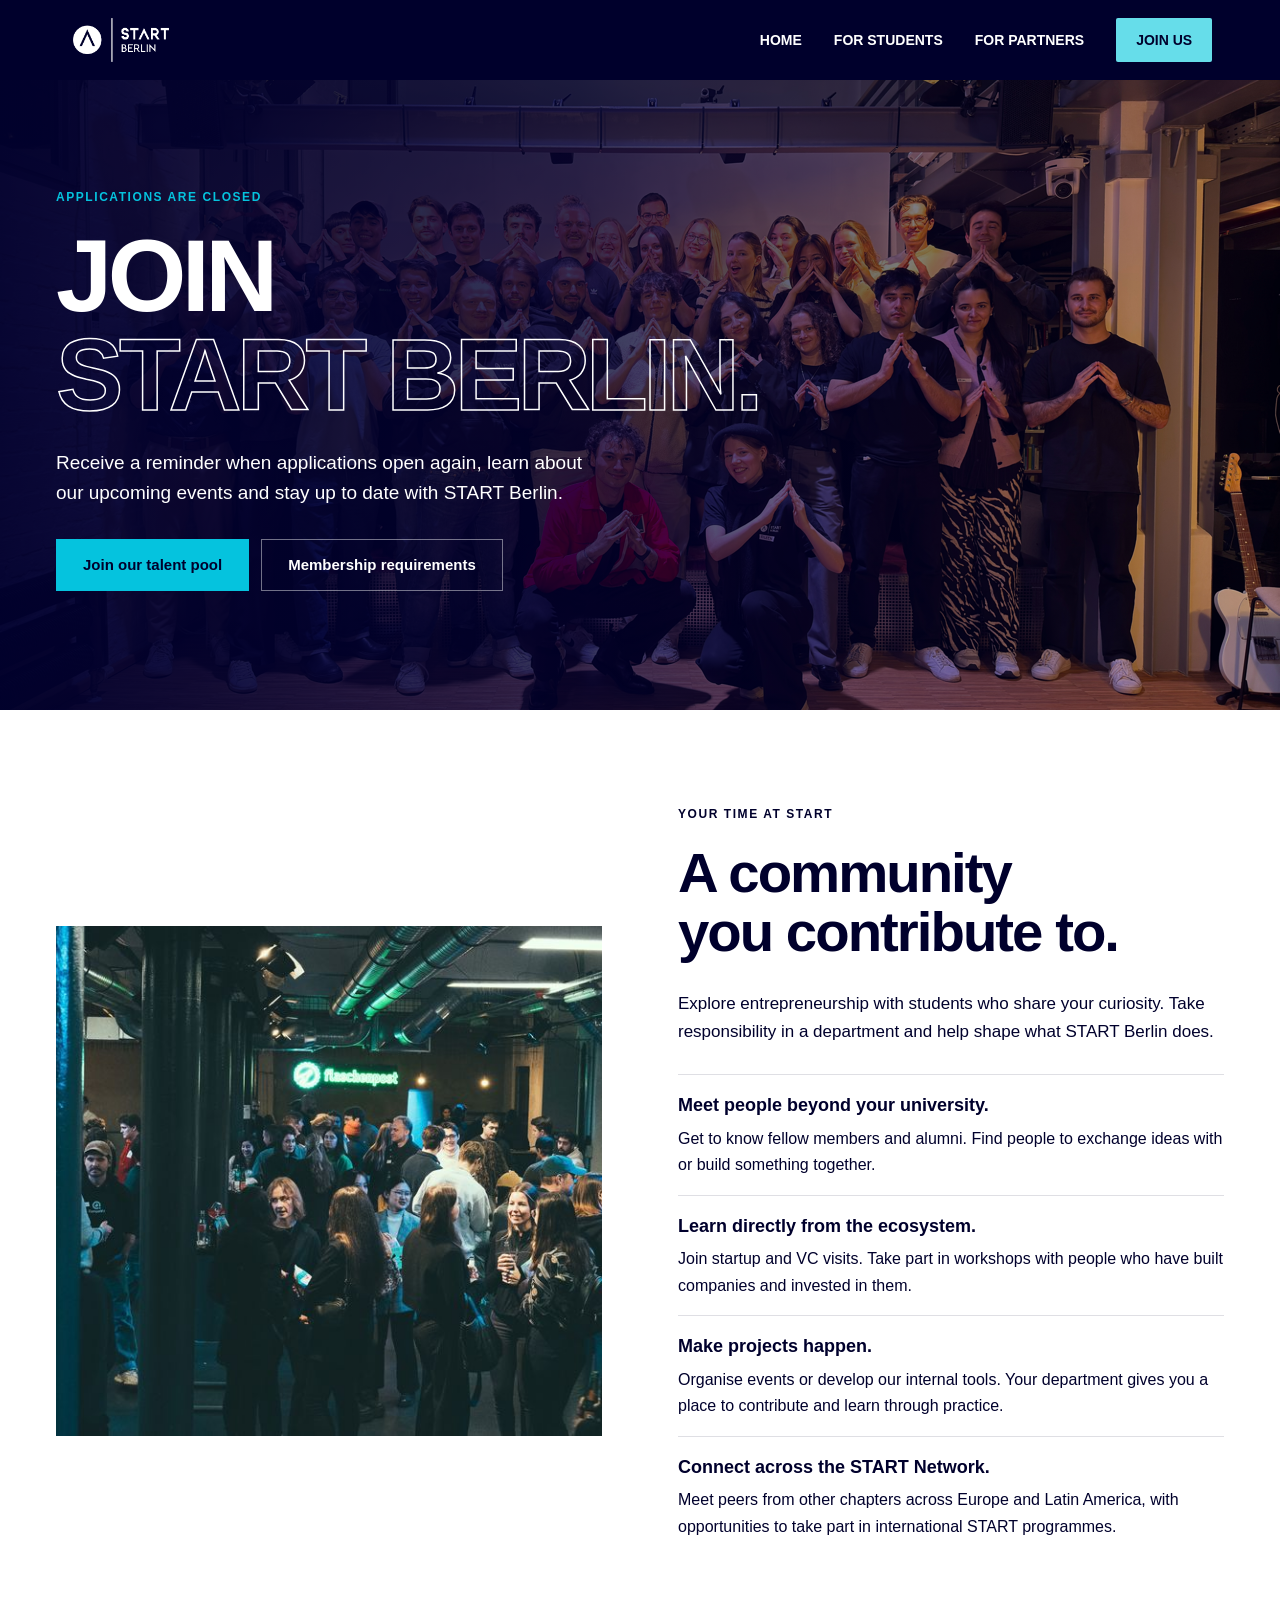
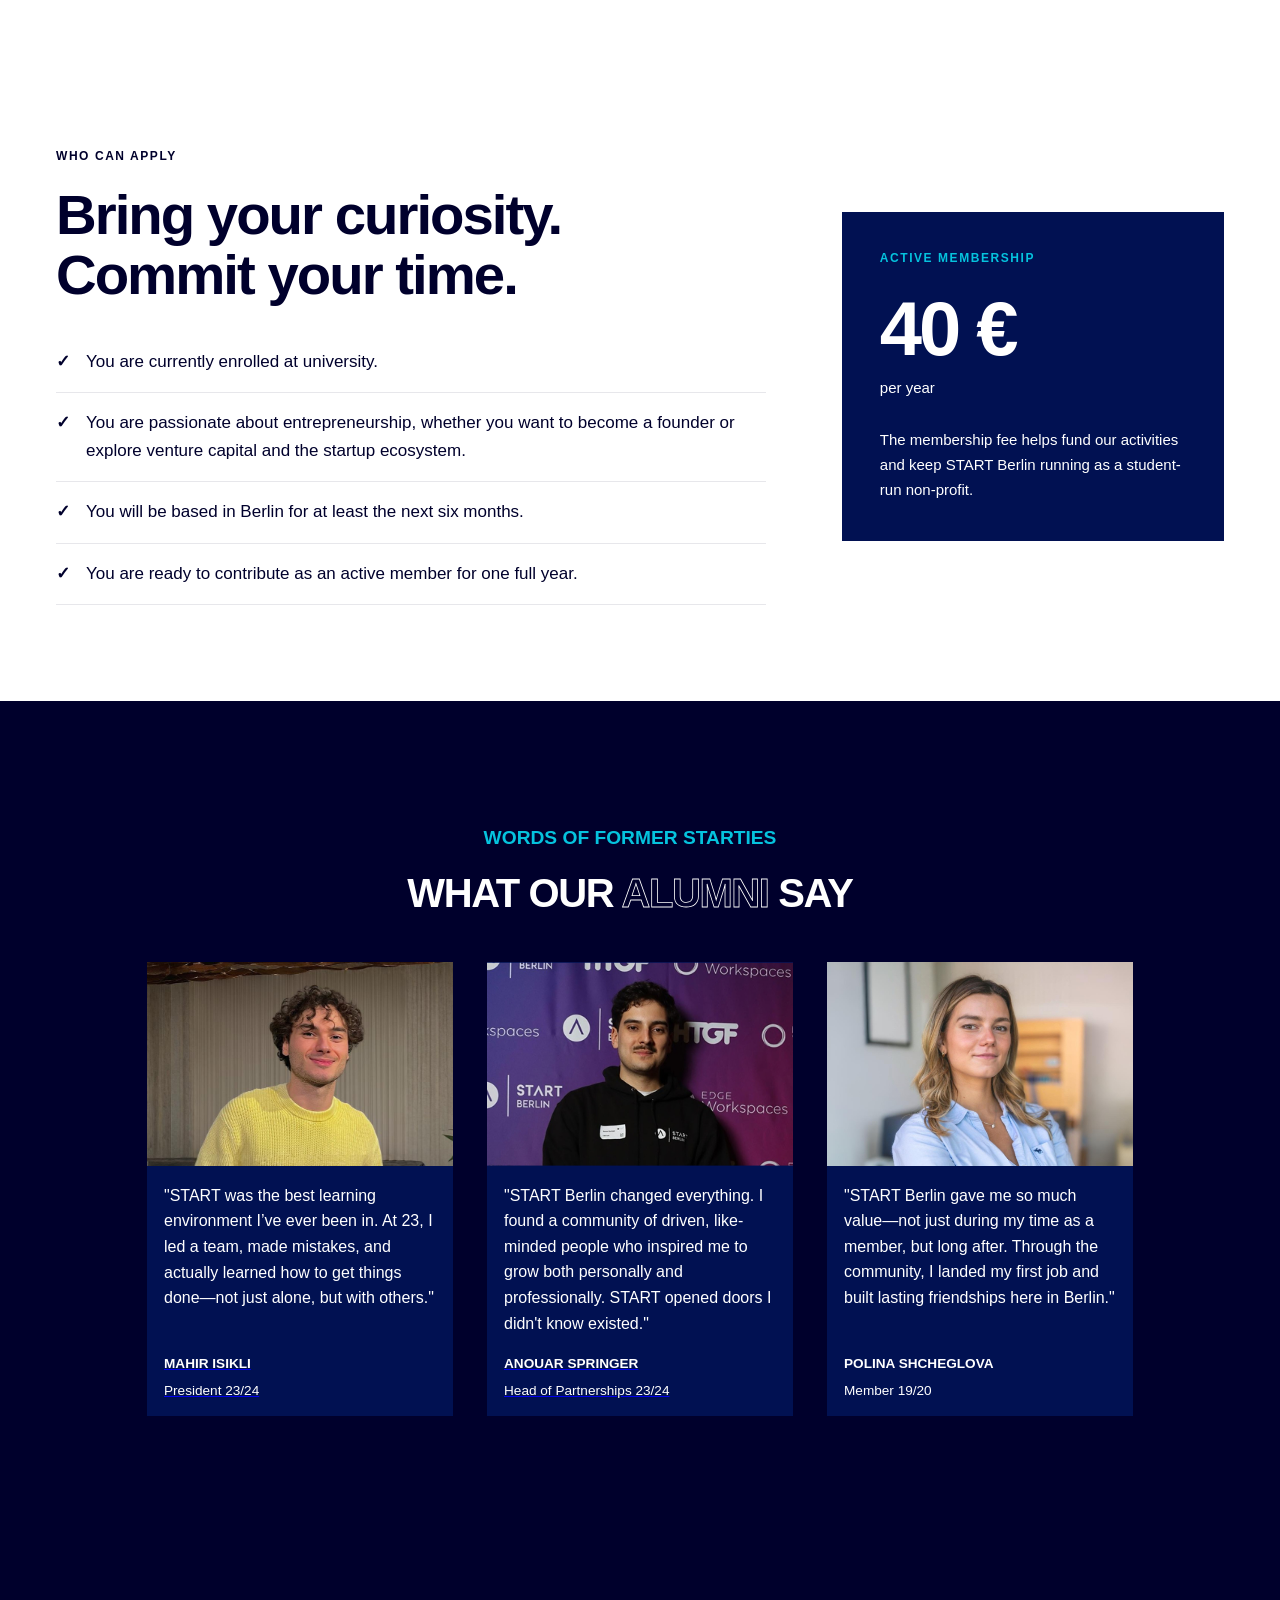
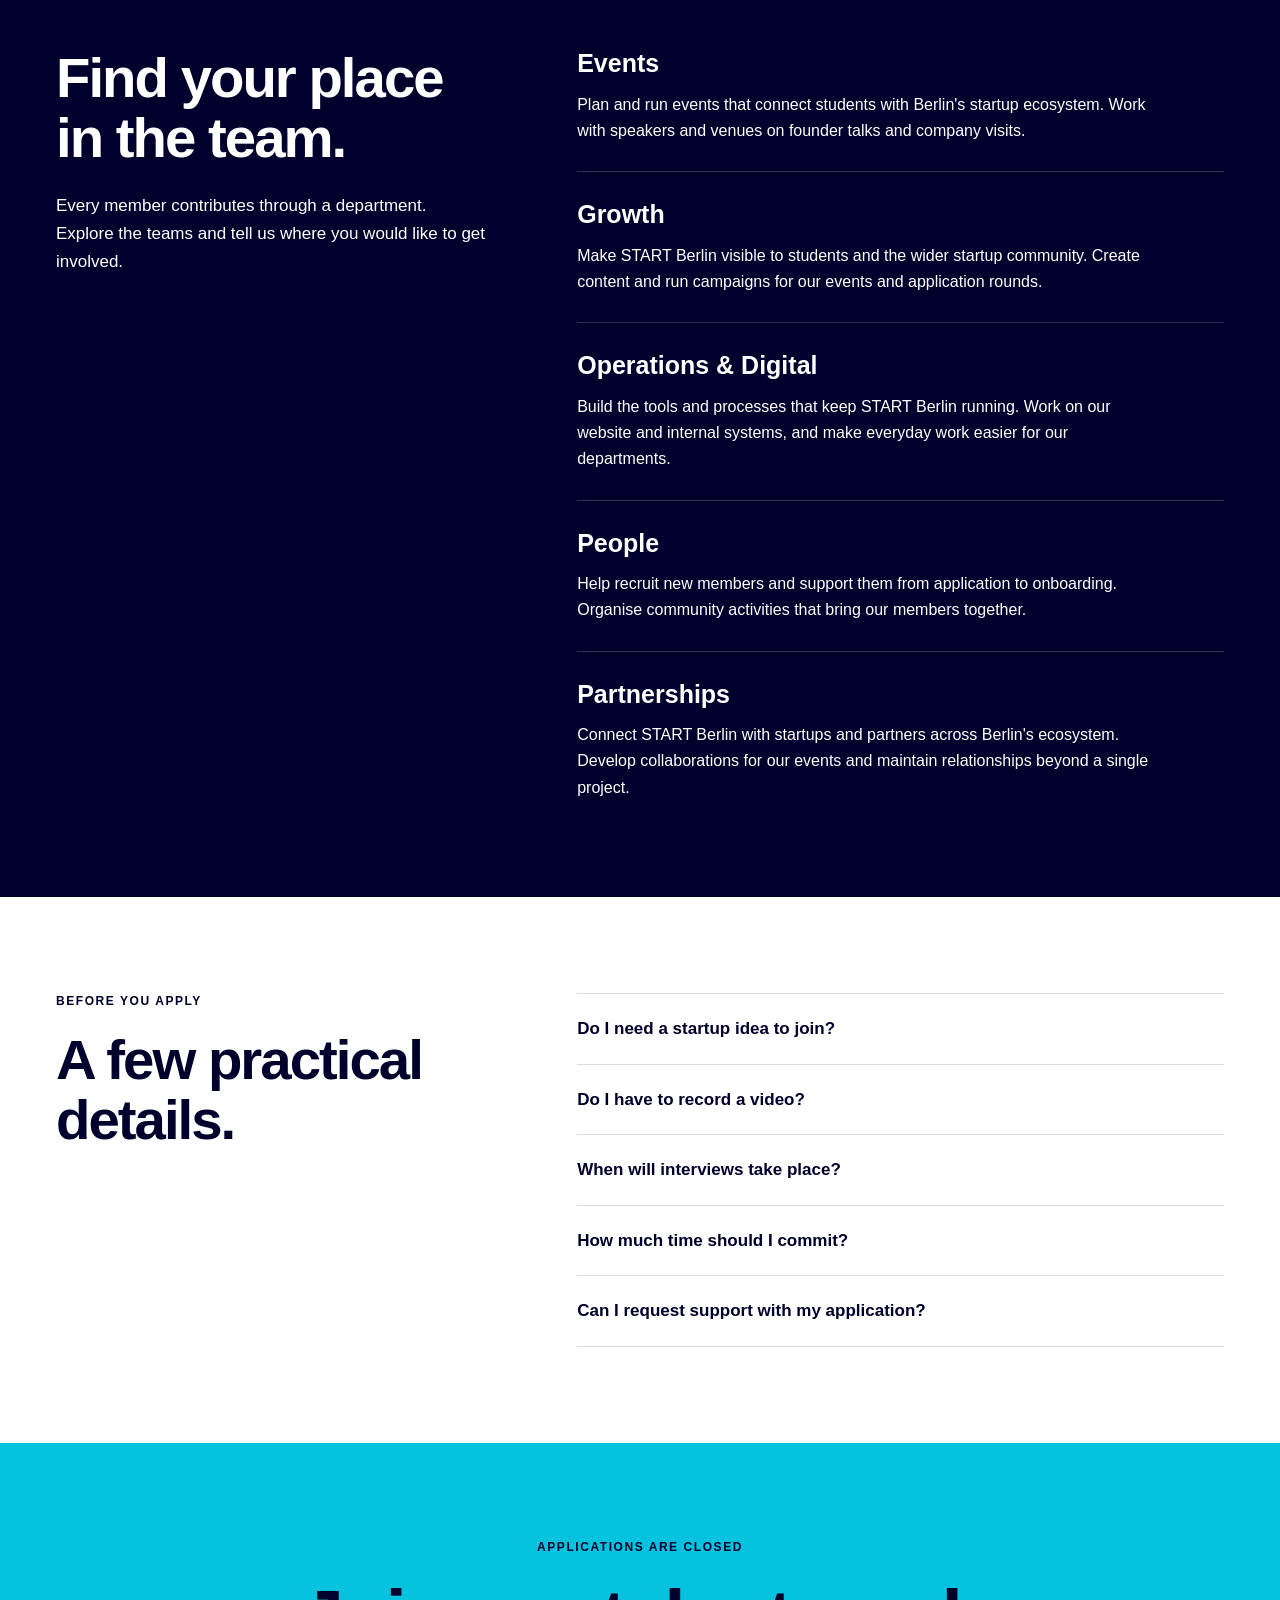
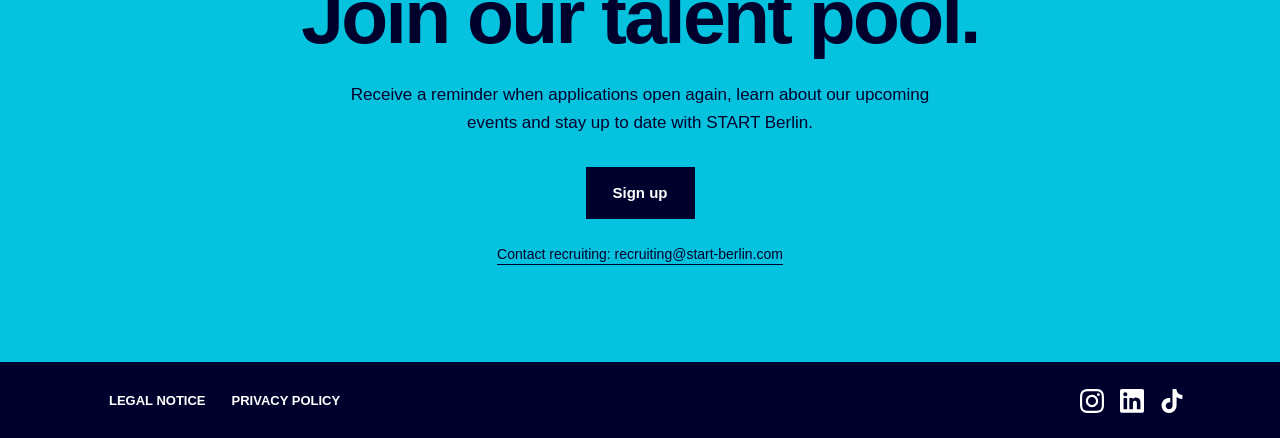
<file: join-start-berlin.html>
<!DOCTYPE html>
<!-- Last Published: Wed Apr 08 2026 10:40:01 GMT+0000 (Coordinated Universal Time) --><html data-wf-domain="www.start-berlin.com" data-wf-page="68222c71dec791a815e98b5b" data-wf-site="68222c71dec791a815e98b81" lang="en"><head><meta charset="utf-8"/><link crossorigin="anonymous" href="https://cdn.prod.website-files.com" rel="preconnect"/><title>Join START Berlin · Applications closed</title><meta content="Applications for START Berlin are currently closed. Join our talent pool to receive a reminder when applications open again." name="description"/><meta content="Join START Berlin · Applications closed" property="og:title"/><meta content="Applications for START Berlin are currently closed. Join our talent pool to receive a reminder when applications open again." property="og:description"/><meta content="https://cdn.prod.website-files.com/67a10b9744223ae7393ab0a5/67f2f5a4aa6e2e47282e50de_join-start-berlin.png" property="og:image"/><meta content="Join START Berlin · Applications closed" property="twitter:title"/><meta content="Applications for START Berlin are currently closed. Join our talent pool to receive a reminder when applications open again." property="twitter:description"/><meta content="https://cdn.prod.website-files.com/67a10b9744223ae7393ab0a5/67f2f5a4aa6e2e47282e50de_join-start-berlin.png" property="twitter:image"/><meta content="website" property="og:type"/><meta content="summary_large_image" name="twitter:card"/><meta content="width=device-width, initial-scale=1" name="viewport"/><link crossorigin="anonymous" href="css/starts-trendy-site-d53066-7b065af696552.webflow.shared.0e22ffd75.css" integrity="sha384-eLViPLz8GACRRAZWjj1utyHsrCXlCQcuCti/XtGkKDpjxCzClVlwLrhzSKhB6+8J" rel="stylesheet" type="text/css"/><link href="https://fonts.googleapis.com" rel="preconnect"/><link crossorigin="anonymous" href="https://fonts.gstatic.com" rel="preconnect"/><script src="js/webfont.js" type="text/javascript"></script><script type="text/javascript">WebFont.load({  google: {    families: ["Merriweather:300,300italic,400,400italic,700,700italic,900,900italic"]  }});</script><script type="text/javascript">!function(o,c){var n=c.documentElement,t=" w-mod-";n.className+=t+"js",("ontouchstart"in o||o.DocumentTouch&&c instanceof DocumentTouch)&&(n.className+=t+"touch")}(window,document);</script><link href="images/68222c71dec791a815e98d6f_favicon-32x32.png" rel="shortcut icon" type="image/x-icon"/><link href="https://cdn.prod.website-files.com/68222c71dec791a815e98b81/68222c71dec791a815e98d70_webclip-256x256.png" rel="apple-touch-icon"/><link href="https://www.start-berlin.com/join-start-berlin" rel="canonical"/><!-- Google Tag Manager -->
<script>(function(w,d,s,l,i){w[l]=w[l]||[];w[l].push({'gtm.start':
new Date().getTime(),event:'gtm.js'});var f=d.getElementsByTagName(s)[0],
j=d.createElement(s),dl=l!='dataLayer'?'&l='+l:'';j.async=true;j.src=
'https://www.googletagmanager.com/gtm.js?id='+i+dl;f.parentNode.insertBefore(j,f);
})(window,document,'script','dataLayer','GTM-WLPZMZN6');</script>
<!-- End Google Tag Manager -->
<script async="" src="js/latest.js"></script>
<script async="" src="js/auto-events.js"></script>
<script>
    !function(t,e){var o,n,p,r;e.__SV||(window.posthog=e,e._i=[],e.init=function(i,s,a){function g(t,e){var o=e.split(".");2==o.length&&(t=t[o[0]],e=o[1]),t[e]=function(){t.push([e].concat(Array.prototype.slice.call(arguments,0)))}}(p=t.createElement("script")).type="text/javascript",p.crossOrigin="anonymous",p.async=!0,p.src=s.api_host.replace(".i.posthog.com","-assets.i.posthog.com")+"/static/array.js",(r=t.getElementsByTagName("script")[0]).parentNode.insertBefore(p,r);var u=e;for(void 0!==a?u=e[a]=[]:a="posthog",u.people=u.people||[],u.toString=function(t){var e="posthog";return"posthog"!==a&&(e+="."+a),t||(e+=" (stub)"),e},u.people.toString=function(){return u.toString(1)+".people (stub)"},o="init capture register register_once register_for_session unregister unregister_for_session getFeatureFlag getFeatureFlagPayload isFeatureEnabled reloadFeatureFlags updateEarlyAccessFeatureEnrollment getEarlyAccessFeatures on onFeatureFlags onSurveysLoaded onSessionId getSurveys getActiveMatchingSurveys renderSurvey canRenderSurvey identify setPersonProperties group resetGroups setPersonPropertiesForFlags resetPersonPropertiesForFlags setGroupPropertiesForFlags resetGroupPropertiesForFlags reset get_distinct_id getGroups get_session_id get_session_replay_url alias set_config startSessionRecording stopSessionRecording sessionRecordingStarted captureException loadToolbar get_property getSessionProperty createPersonProfile opt_in_capturing opt_out_capturing has_opted_in_capturing has_opted_out_capturing clear_opt_in_out_capturing debug getPageViewId captureTraceFeedback captureTraceMetric".split(" "),n=0;n<o.length;n++)g(u,o[n]);e._i.push([i,s,a])},e.__SV=1)}(document,window.posthog||[]);
    posthog.init('phc_toaAVgzNZr6vrcq7HXunbJqehgKYlmaTivQEUGNTtJy', {
        api_host: 'https://i.start-berlin.com',
		ui_host: 'https://eu.posthog.com',
        person_profiles: 'always', // or 'always' to create profiles for anonymous users as well
    })
</script><link href="css/recruiting.css?v=20261027" rel="stylesheet" type="text/css"/><script src="js/navigation.js?v=20261005" defer></script><!-- Applications closed on 27 October 2026. Application countdown script preserved for the next application round.
<script src="js/recruiting.js?v=20261005" defer></script>
--><link href="css/public-events.css?v=20261009" rel="stylesheet" type="text/css"/>
<script src="js/public-events.js?v=20261022" defer></script>
</head><body class="body recruitment-page"><a class="recruitment-skip" href="#main-content">Skip to content</a><header class="site-header" data-menu-open="false"><!-- Applications closed on 27 October 2026. Opening announcement preserved for the next application round.
<a class="site-announcement" href="join-start-berlin.html" aria-label="Applications for Fall 2026 are open. Apply now"><div class="site-announcement-track" aria-hidden="true"><div class="site-announcement-group"><span>Applications for Fall 2026 are open. Apply now</span><span>Applications for Fall 2026 are open. Apply now</span><span>Applications for Fall 2026 are open. Apply now</span><span>Applications for Fall 2026 are open. Apply now</span></div><div class="site-announcement-group"><span>Applications for Fall 2026 are open. Apply now</span><span>Applications for Fall 2026 are open. Apply now</span><span>Applications for Fall 2026 are open. Apply now</span><span>Applications for Fall 2026 are open. Apply now</span></div></div><span class="site-announcement-static" aria-hidden="true">Applications are open · Apply now</span></a>
--><div class="site-header-main"><a class="site-brand" href="index.html" aria-label="START Berlin homepage"><img src="images/68222c71dec791a815e98d60_START_berlin_white.png" alt="" width="106" height="44" loading="eager"/></a><button class="site-menu-toggle" type="button" aria-label="Open navigation" aria-expanded="false" aria-controls="site-navigation"><span></span><span></span></button><nav class="site-navigation" id="site-navigation" aria-label="Main navigation"><a href="index.html">Home</a><a href="for-students.html">For students</a><a href="for-partners.html">For partners</a><a class="site-apply" href="join-start-berlin.html" aria-current="page">Join us</a></nav></div></header><main id="main-content">
  <section class="recruitment-hero" aria-labelledby="join-heading">
    <img class="recruitment-hero-image" src="images/68222c71dec791a815e98d5f_IMG_9516_Large.png" srcset="images/68222c71dec791a815e98d5f_IMG_9516%2520Large-p-500.png 500w, images/68222c71dec791a815e98d5f_IMG_9516%2520Large-p-800.png 800w, images/68222c71dec791a815e98d5f_IMG_9516%2520Large-p-1080.png 1080w, images/68222c71dec791a815e98d5f_IMG_9516_Large.png 1280w" sizes="100vw" alt="START Berlin members together at a community event" fetchpriority="high" width="1280" height="853">
    <div class="recruitment-container">
      <span class="recruitment-eyebrow">Applications are closed</span>
      <h1 id="join-heading"><span>Join</span><span class="recruitment-outline">START Berlin.</span></h1>
      <p class="recruitment-hero-copy">Receive a reminder when applications open again, learn about our upcoming events and stay up to date with START Berlin.</p>
      <!-- Applications closed on 27 October 2026. Hero application buttons preserved for the next application round.
<div class="recruitment-buttons">
        <a class="recruitment-button" href="https://apply.start-berlin.com">Apply now</a>
        <a class="recruitment-button recruitment-button-secondary" href="#application-process">How it works</a>
      </div>
-->
      <div class="recruitment-buttons">
        <a class="recruitment-button" href="https://forms.start-berlin.com/talent-pool">Join our talent pool</a>
        <a class="recruitment-button recruitment-button-secondary" href="#requirements-heading">Membership requirements</a>
      </div>
    </div>
  </section>

  <!-- Applications closed on 27 October 2026. Fall 2026 dates preserved for the next application round.
<section class="recruitment-dates" aria-label="Key dates for Fall 2026">
    <div class="recruitment-container recruitment-date-grid">
      <div class="recruitment-date"><span class="recruitment-date-label">Onboarding Day</span><time class="recruitment-date-value" datetime="2026-11-15">15 November 2026</time><span class="recruitment-date-detail">Meet your fellow members</span></div>
      <div class="recruitment-date"><span class="recruitment-date-label">START Hut Weekend</span><span class="recruitment-date-value"><time datetime="2026-12-11">11</time>–<time datetime="2026-12-13">13 December 2026</time></span><span class="recruitment-date-detail">A weekend with the community</span></div>
    </div>
  </section>
-->

  <section class="recruitment-section recruitment-intro" aria-labelledby="benefits-heading">
    <div class="recruitment-container recruitment-split">
      <img class="recruitment-photo" src="images/68222c71dec791a815e98d89_Copy_of_RTSS25_153.jpg" srcset="images/68222c71dec791a815e98d89_Copy%2520of%2520RTSS25_153-p-500.jpg 500w, images/68222c71dec791a815e98d89_Copy%2520of%2520RTSS25_153-p-800.jpg 800w, images/68222c71dec791a815e98d89_Copy%2520of%2520RTSS25_153-p-1080.jpg 1080w, images/68222c71dec791a815e98d89_Copy%2520of%2520RTSS25_153-p-1600.jpg 1600w" sizes="(max-width: 767px) calc(100vw - 40px), 50vw" alt="A speaker and audience at a START Berlin event" loading="lazy" width="720" height="479">
      <div>
        <span class="recruitment-eyebrow">Your time at START</span>
        <h2 id="benefits-heading">A community<br>you contribute to.</h2>
        <p>Explore entrepreneurship with students who share your curiosity. Take responsibility in a department and help shape what START Berlin does.</p>
        <ul class="recruitment-benefits">
          <li><strong>Meet people beyond your university.</strong><p>Get to know fellow members and alumni. Find people to exchange ideas with or build something together.</p></li>
          <li><strong>Learn directly from the ecosystem.</strong><p>Join startup and VC visits. Take part in workshops with people who have built companies and invested in them.</p></li>
          <li><strong>Make projects happen.</strong><p>Organise events or develop our internal tools. Your department gives you a place to contribute and learn through practice.</p></li>
          <li><strong>Connect across the START Network.</strong><p>Meet peers from other chapters across Europe and Latin America, with opportunities to take part in international START programmes.</p></li>
        </ul>
      </div>
    </div>
  </section>

  <section class="recruitment-section recruitment-requirements" aria-labelledby="requirements-heading">
    <div class="recruitment-container recruitment-split">
      <div>
        <span class="recruitment-eyebrow">Who can apply</span>
        <h2 id="requirements-heading">Bring your curiosity.<br>Commit your time.</h2>
        <ul class="recruitment-criteria">
          <li>You are currently enrolled at university.</li>
          <li>You are passionate about entrepreneurship, whether you want to become a founder or explore venture capital and the startup ecosystem.</li>
          <li>You will be based in Berlin for at least the next six months.</li>
          <li>You are ready to contribute as an active member for one full year.</li>
        </ul>
      </div>
      <aside class="recruitment-fee" aria-label="Membership fee">
        <span class="recruitment-eyebrow">Active membership</span>
        <span class="recruitment-fee-amount">40 €</span>
        <span class="recruitment-fee-period">per year</span>
        <p>The membership fee helps fund our activities and keep START Berlin running as a student-run non-profit.</p>
      </aside>
    </div>
  </section>

  <!-- Applications closed on 27 October 2026. Fall 2026 application process and timeline preserved for the next application round.
<section id="application-process" class="recruitment-section recruitment-process" aria-labelledby="process-heading">
    <div class="recruitment-container recruitment-split">
      <div>
        <span class="recruitment-eyebrow">Application &amp; onboarding</span>
        <h2 id="process-heading">From your application<br>to your first day.</h2>
        <ol class="recruitment-steps">
          <li><h3>Send your application.</h3><span class="recruitment-step-date">5–26 October 2026</span><p>Tell us about your motivation and upload your CV. Choose a short video or written answers. You will receive a confirmation email after submitting.</p></li>
          <li><h3>Meet us in an interview.</h3><p>After screening, selected applicants are invited to an interview. We will email you the details.</p></li>
          <li><h3>Hear back from us.</h3><p>We will email you the outcome of your application and the next steps.</p></li>
          <li><h3>Join the Onboarding Day.</h3><span class="recruitment-step-date">15 November 2026</span><p>Meet the START Berlin community and get to know your fellow members. Please keep this day free, as it is a mandatory event for new members.</p></li>
          <li><h3>Come to the START Hut Weekend.</h3><span class="recruitment-step-date">11–13 December 2026</span><p>Spend a weekend with the START Berlin community. We will share further details with selected applicants.</p></li>
        </ol>
        <div class="recruitment-buttons"><a class="recruitment-button" href="https://apply.start-berlin.com">Start my application</a></div>
      </div>
      <figure class="recruitment-timeline">
        <a href="images/timeline-batch-11-v2.png" target="_blank" rel="noopener" aria-label="Open the Fall 2026 application timeline in full size, in a new tab"><img src="images/timeline-batch-11-v2.png" alt="Fall 2026 timeline: applications from 5 to 26 October 2026, interviews and decisions by email, Onboarding Day on 15 November, and START Hut Weekend from 11 to 13 December. Afterwards, contribute through your department and community activities." loading="lazy" width="1013" height="1552"></a>
        <figcaption><a href="images/timeline-batch-11-v2.png" target="_blank" rel="noopener">View the full-size timeline</a></figcaption>
      </figure>
    </div>
  </section>
-->

  <section class="section-alumnis" id="testimonials" aria-labelledby="alumni-heading"><div class="s2-h2-wrapper mb-margin"><div class="s2 color center main">words of former starties</div><h2 class="h2 white center" id="alumni-heading">what our <span class="span-outline white">alumni</span> say</h2></div><div class="alumni-quotes" role="region" aria-label="Alumni testimonials" tabindex="0"><div class="alumni-quote-wrapper"><img alt="" class="alumni-img" loading="lazy" sizes="100vw" src="images/68222c71dec791a815e98d86_mahir-testimonial.jpg" srcset="images/68222c71dec791a815e98d86_0358b161074067bd1d0aea4785f9e025_mahir-testimonial-p-500.jpg 500w, images/68222c71dec791a815e98d86_0358b161074067bd1d0aea4785f9e025_mahir-testimonial-p-800.jpg 800w, images/68222c71dec791a815e98d86_mahir-testimonial.jpg 814w"/><div class="alumni-content-wrapper"><div class="alumni-quote-details-wrapper"><p class="p1 white">"START was the best learning environment I’ve ever been in. At 23, I led a team, made mistakes, and actually learned how to get things done—not just alone, but with others."</p><div class="alumni-name-logo-banner"><a class="w-inline-block" href="https://www.linkedin.com/in/mahir-isikli/" target="_blank"><div class="name-wrapper"><div class="s2">Mahir isikli</div><div class="p2">President 23/24</div></div></a></div></div></div></div><div class="alumni-quote-wrapper"><img alt="" class="alumni-img" loading="lazy" src="images/68222c71dec791a815e98d87_anouar-testimonial.png"/><div class="alumni-content-wrapper"><div class="alumni-quote-details-wrapper"><p class="p1 white">"START Berlin changed everything. I found a community of driven, like-minded people who inspired me to grow both personally and professionally. START opened doors I didn't know existed."</p><div class="alumni-name-logo-banner"><a class="w-inline-block" href="https://www.linkedin.com/in/anouar-springer/" target="_blank"><div class="name-wrapper"><div class="s2">ANOUAR SPRINGER</div><div class="p2">Head of Partnerships 23/24</div></div></a></div></div></div></div><div class="alumni-quote-wrapper"><img alt="" class="alumni-img" loading="lazy" sizes="100vw" src="images/68222c71dec791a815e98d88_polina-testimonial.jpg" srcset="images/68222c71dec791a815e98d88_polina-testimonial-p-500.jpg 500w, images/68222c71dec791a815e98d88_polina-testimonial-p-800.jpg 800w, images/68222c71dec791a815e98d88_polina-testimonial.jpg 1080w"/><div class="alumni-content-wrapper"><div class="alumni-quote-details-wrapper"><p class="p1 white">"START Berlin gave me so much value—not just during my time as a member, but long after. Through the community, I landed my first job and built lasting friendships here in Berlin."</p><div class="alumni-name-logo-banner"><div class="name-wrapper"><div class="s2">POLINA Shcheglova</div><div class="p2">Member 19/20</div></div></div></div></div></div></div><div class="alumni-logo-banner"><img alt="" class="alumni-logo" height="32.632164001464844" loading="lazy" src="images/68222c71dec791a815e98bbb_Vectors-Wrapper.svg" width="112"/><img alt="" class="alumni-logo" height="20.98015022277832" loading="lazy" src="images/68222c71dec791a815e98c05_Vectors-Wrapper.svg" width="96"/><img alt="" class="alumni-logo" height="25.116281509399414" loading="lazy" src="images/68222c71dec791a815e98bfe_Vectors-Wrapper.svg" width="120"/><img alt="" class="alumni-logo" height="42.88807678222656" loading="lazy" src="images/68222c71dec791a815e98c1d_Vectors-Wrapper.svg" width="104"/><img alt="" class="alumni-logo" height="36.332191467285156" loading="lazy" src="images/68222c71dec791a815e98bb1_Vectors-Wrapper.svg" width="160"/><img alt="" class="alumni-logo" height="28.9603328704834" loading="lazy" src="images/68222c71dec791a815e98bd1_Vectors-Wrapper.svg" width="136"/><img alt="" class="alumni-logo" height="50.80196762084961" loading="lazy" src="images/68222c71dec791a815e98ce2_5eb3c929c8c4590004435152.png" width="80"/><img alt="" class="alumni-logo" height="22.646228790283203" loading="lazy" src="images/68222c71dec791a815e98bae_Vectors-Wrapper.svg" width="104"/><img alt="" class="alumni-logo" height="21.95121955871582" loading="lazy" src="images/68222c71dec791a815e98ba4_Vectors-Wrapper.svg" width="72"/></div></section>

  <section id="departments" class="recruitment-section recruitment-departments" aria-labelledby="departments-heading">
    <div class="recruitment-container recruitment-split">
      <div class="recruitment-departments-intro">
        <h2 id="departments-heading">Find your place<br>in the team.</h2>
        <p>Every member contributes through a department. Explore the teams and tell us where you would like to get involved.</p>
      </div>
      <div>
        <article class="recruitment-department"><h3>Events</h3><p>Plan and run events that connect students with Berlin's startup ecosystem. Work with speakers and venues on founder talks and company visits.</p></article>
        <article class="recruitment-department"><h3>Growth</h3><p>Make START Berlin visible to students and the wider startup community. Create content and run campaigns for our events and application rounds.</p></article>
        <article class="recruitment-department"><h3>Operations &amp; Digital</h3><p>Build the tools and processes that keep START Berlin running. Work on our website and internal systems, and make everyday work easier for our departments.</p></article>
        <article class="recruitment-department"><h3>People</h3><p>Help recruit new members and support them from application to onboarding. Organise community activities that bring our members together.</p></article>
        <article class="recruitment-department"><h3>Partnerships</h3><p>Connect START Berlin with startups and partners across Berlin's ecosystem. Develop collaborations for our events and maintain relationships beyond a single project.</p></article>
      </div>
    </div>
  </section>

  <section class="recruitment-section recruitment-faq" aria-labelledby="faq-heading">
    <div class="recruitment-container recruitment-split">
      <div><span class="recruitment-eyebrow">Before you apply</span><h2 id="faq-heading">A few practical<br>details.</h2></div>
      <div>
        <details><summary>Do I need a startup idea to join?</summary><p>No. You can apply if you are curious about entrepreneurship and want to contribute. You do not need an existing startup idea.</p></details>
        <details><summary>Do I have to record a video?</summary><p>The application offers a short video or written answers. Both options are available, so choose the format that works for you. You will also be asked to upload your CV.</p></details>
        <details><summary>When will interviews take place?</summary><p>Selected applicants will receive their interview details by email. Keep an eye on your inbox after applying.</p></details>
        <details><summary>How much time should I commit?</summary><p>We ask you to contribute as an active member for one full year and be based in Berlin for at least the next six months. Your contribution depends on your department and projects, and we can discuss this in your interview.</p></details>
        <details><summary>Can I request support with my application?</summary><p>If you need an adjustment to the application process, or have a question about your eligibility, email <a href="mailto:recruiting@start-berlin.com">recruiting@start-berlin.com</a>.</p></details>
      </div>
    </div>
  </section>

  <!-- Applications closed on 27 October 2026. Closing application call to action and countdown preserved for the next application round.
<section class="recruitment-section recruitment-final" aria-labelledby="apply-heading">
    <div class="recruitment-container recruitment-final-grid">
      <div>
        <h2 id="apply-heading">Start your<br>application.</h2>
        <p>Tell us what motivates you to join and how you would like to contribute.</p>
        <a class="recruitment-contact" href="mailto:recruiting@start-berlin.com">Questions? recruiting@start-berlin.com</a>
      </div>
      <aside class="recruitment-countdown" data-application-deadline="2026-10-26T23:59:00+01:00" aria-labelledby="recruitment-countdown-label">
        <p class="recruitment-countdown-label" id="recruitment-countdown-label">Applications close in</p>
        <div class="recruitment-countdown-grid" aria-hidden="true">
          <div class="recruitment-countdown-unit"><span class="recruitment-countdown-value" data-countdown="days">00</span><span class="recruitment-countdown-unit-label">Days</span></div>
          <div class="recruitment-countdown-unit"><span class="recruitment-countdown-value" data-countdown="hours">00</span><span class="recruitment-countdown-unit-label">Hours</span></div>
          <div class="recruitment-countdown-unit"><span class="recruitment-countdown-value" data-countdown="minutes">00</span><span class="recruitment-countdown-unit-label">Minutes</span></div>
          <div class="recruitment-countdown-unit"><span class="recruitment-countdown-value" data-countdown="seconds">00</span><span class="recruitment-countdown-unit-label">Seconds</span></div>
        </div>
        <p class="recruitment-countdown-deadline">Closes 26 October, 23:59.</p>
        <a class="recruitment-button" href="https://apply.start-berlin.com">Start application</a>
      </aside>
    </div>
  </section>
-->
  <section class="recruitment-section recruitment-final" aria-labelledby="talent-pool-heading">
    <div class="recruitment-container">
      <span class="recruitment-eyebrow">Applications are closed</span>
      <h2 id="talent-pool-heading">Join our talent pool.</h2>
      <p>Receive a reminder when applications open again, learn about our upcoming events and stay up to date with START Berlin.</p>
      <div class="recruitment-buttons">
        <a class="recruitment-button" href="https://forms.start-berlin.com/talent-pool">Sign up</a>
      </div>
      <a class="recruitment-contact" href="mailto:recruiting@start-berlin.com">Contact recruiting: recruiting@start-berlin.com</a>
    </div>
  </section>
<section class="public-events" id="events" aria-labelledby="public-events-title" tabindex="-1" data-public-events hidden>
  <div class="public-events__container">
    <div class="public-events__header">
      <div class="public-events__copy">
      <p class="public-events__eyebrow">Meet START Berlin</p>
      <h2 class="public-events__title" id="public-events-title">Public <span>events</span></h2>
      <p class="public-events__intro">Get to know START Berlin at an upcoming event. Choose a date below to see details and registration.</p>
      </div>
      <a class="public-events__fallback" href="https://luma.com/STARTBerlin" target="_blank" rel="noopener noreferrer">View calendar on Luma <span aria-hidden="true">↗</span><span class="public-events__sr-only"> (opens in a new tab)</span></a>
    </div>
    <div class="public-events__calendar">
      <iframe
        class="public-events__frame"
        src="https://luma.com/embed/calendar/cal-bl55Ki232KTKkOd/events"
        title="Upcoming public events hosted by START Berlin"
        width="100%"
        height="960"
        loading="lazy"
        referrerpolicy="strict-origin-when-cross-origin"
      ></iframe>
    </div>
  </div>
</section>

</main>
<section class="footer"><div class="footer-links"><a class="legal-cta" href="legal/legal-notice.html">Legal Notice</a><a class="legal-cta" href="legal/privacy.html">Privacy Policy</a></div><div class="social-icon-wrapper"><a class="w-inline-block" href="https://www.instagram.com/start_berlin" target="_blank"><img alt="" class="footer-social-icon" height="24" loading="lazy" src="images/68222c71dec791a815e98c29_socialmedia-instagram-white.svg" width="24"/></a><a class="w-inline-block" href="https://www.linkedin.com/company/start-berlin-e-v-" target="_blank"><img alt="" class="footer-social-icon" height="24" loading="lazy" src="images/68222c71dec791a815e98c2b_socialmedia-linkedin-white.svg" width="24"/></a><a class="w-inline-block" href="https://www.tiktok.com/@start_berlin" target="_blank" rel="noopener noreferrer" aria-label="START Berlin on TikTok"><img alt="" class="footer-social-icon" height="24" loading="lazy" src="images/socialmedia-tiktok-white.svg" width="24"/></a></div></section><script crossorigin="anonymous" integrity="sha256-9/aliU8dGd2tb6OSsuzixeV4y/faTqgFtohetphbbj0=" src="js/jquery-3.5.1.min.dc5e7f18c8.js" type="text/javascript"></script><script crossorigin="anonymous" integrity="sha384-4abIlA5/v7XaW1HMXKBgnUuhnjBYJ/Z9C1OSg4OhmVw9O3QeHJ/qJqFBERCDPv7G" src="js/webflow.schunk.36b8fb49256177c8.js" type="text/javascript"></script><script crossorigin="anonymous" integrity="sha384-uNwCrZh7AmeZoxRDuVVWeu4Ltq0hfTGd2jMKuIuZtgHYh26dMMgHYxNc5OAQM1s8" src="js/webflow.schunk.2df297a7658d5761.js" type="text/javascript"></script><script crossorigin="anonymous" integrity="sha384-2wrL6KSsnS3NTsqblgZ8r8Ahr414W/3M3oC+o8BeMUEtI1hjzgJYzbHukNpkZef2" src="js/webflow.e97b7ed5.e032411fdb0f5d5f.js" type="text/javascript"></script><!-- Google Tag Manager (noscript) -->
<noscript><iframe height="0" src="https://www.googletagmanager.com/ns.html?id=GTM-WLPZMZN6" style="display:none;visibility:hidden" width="0"></iframe></noscript>
<!-- End Google Tag Manager (noscript) --><style>
.w-slider-dot {
  background: #4C4C75;
}
.w-slider-dot.w-active {
  background: #00002C;
}
</style>
<script src="js/purecounter_vanilla.js"></script>
</body></html>
</file>
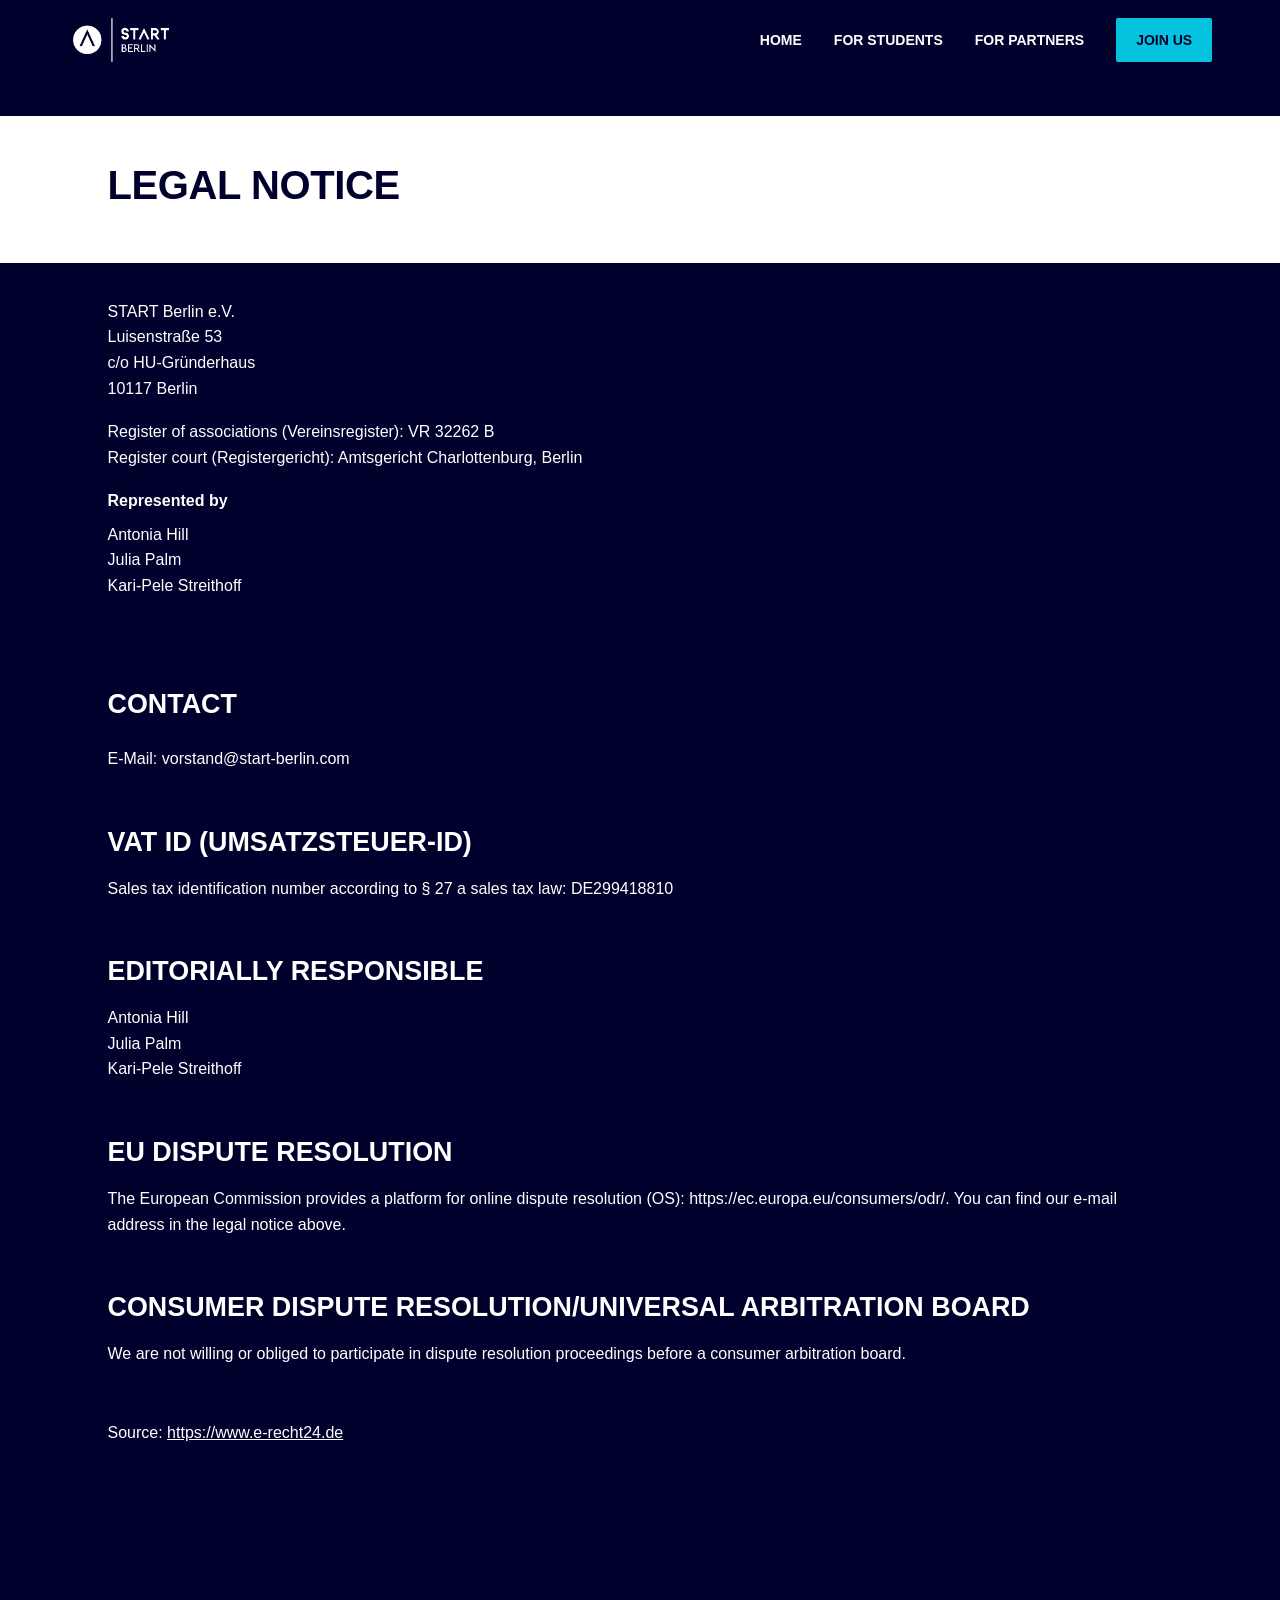
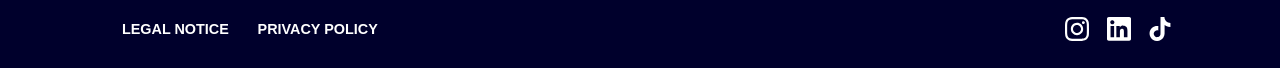
<file: legal/legal-notice.html>
<!DOCTYPE html>
<!-- Last Published: Fri May 08 2026 21:51:36 GMT+0000 (Coordinated Universal Time) --><html data-wf-domain="www.start-berlin.com" data-wf-page="68222c71dec791a815e98b5a" data-wf-site="68222c71dec791a815e98b81" lang="en"><head><meta charset="utf-8"/><link crossorigin="anonymous" href="https://cdn.prod.website-files.com" rel="preconnect"/><title>Legal notice</title><meta content="Find official information about START Berlin including contact details, responsible representatives, and legal disclosures in accordance with §5 TMG." name="description"/><meta content="Legal notice" property="og:title"/><meta content="Find official information about START Berlin including contact details, responsible representatives, and legal disclosures in accordance with §5 TMG." property="og:description"/><meta content="https://cdn.prod.website-files.com/67a10b9744223ae7393ab0a5/67f2f44f9fb8d62bef55feb7_legal-notice.png" property="og:image"/><meta content="Legal notice" property="twitter:title"/><meta content="Find official information about START Berlin including contact details, responsible representatives, and legal disclosures in accordance with §5 TMG." property="twitter:description"/><meta content="https://cdn.prod.website-files.com/67a10b9744223ae7393ab0a5/67f2f44f9fb8d62bef55feb7_legal-notice.png" property="twitter:image"/><meta content="website" property="og:type"/><meta content="summary_large_image" name="twitter:card"/><meta content="width=device-width, initial-scale=1" name="viewport"/><meta content="noindex" name="robots"/><link crossorigin="anonymous" href="../css/starts-trendy-site-d53066-7b065af696552.webflow.shared.0e22ffd75.css" integrity="sha384-eLViPLz8GACRRAZWjj1utyHsrCXlCQcuCti/XtGkKDpjxCzClVlwLrhzSKhB6+8J" rel="stylesheet" type="text/css"/><link href="https://fonts.googleapis.com" rel="preconnect"/><link crossorigin="anonymous" href="https://fonts.gstatic.com" rel="preconnect"/><script src="../js/webfont.js" type="text/javascript"></script><script type="text/javascript">WebFont.load({  google: {    families: ["Merriweather:300,300italic,400,400italic,700,700italic,900,900italic"]  }});</script><script type="text/javascript">!function(o,c){var n=c.documentElement,t=" w-mod-";n.className+=t+"js",("ontouchstart"in o||o.DocumentTouch&&c instanceof DocumentTouch)&&(n.className+=t+"touch")}(window,document);</script><link href="../images/68222c71dec791a815e98d6f_favicon-32x32.png" rel="shortcut icon" type="image/x-icon"/><link href="https://cdn.prod.website-files.com/68222c71dec791a815e98b81/68222c71dec791a815e98d70_webclip-256x256.png" rel="apple-touch-icon"/><link href="https://www.start-berlin.com/legal/legal-notice" rel="canonical"/><!-- Google Tag Manager -->
<script>(function(w,d,s,l,i){w[l]=w[l]||[];w[l].push({'gtm.start':
new Date().getTime(),event:'gtm.js'});var f=d.getElementsByTagName(s)[0],
j=d.createElement(s),dl=l!='dataLayer'?'&l='+l:'';j.async=true;j.src=
'https://www.googletagmanager.com/gtm.js?id='+i+dl;f.parentNode.insertBefore(j,f);
})(window,document,'script','dataLayer','GTM-WLPZMZN6');</script>
<!-- End Google Tag Manager -->
<script async="" src="../js/latest.js"></script>
<script async="" src="../js/auto-events.js"></script>
<script>
    !function(t,e){var o,n,p,r;e.__SV||(window.posthog=e,e._i=[],e.init=function(i,s,a){function g(t,e){var o=e.split(".");2==o.length&&(t=t[o[0]],e=o[1]),t[e]=function(){t.push([e].concat(Array.prototype.slice.call(arguments,0)))}}(p=t.createElement("script")).type="text/javascript",p.crossOrigin="anonymous",p.async=!0,p.src=s.api_host.replace(".i.posthog.com","-assets.i.posthog.com")+"/static/array.js",(r=t.getElementsByTagName("script")[0]).parentNode.insertBefore(p,r);var u=e;for(void 0!==a?u=e[a]=[]:a="posthog",u.people=u.people||[],u.toString=function(t){var e="posthog";return"posthog"!==a&&(e+="."+a),t||(e+=" (stub)"),e},u.people.toString=function(){return u.toString(1)+".people (stub)"},o="init capture register register_once register_for_session unregister unregister_for_session getFeatureFlag getFeatureFlagPayload isFeatureEnabled reloadFeatureFlags updateEarlyAccessFeatureEnrollment getEarlyAccessFeatures on onFeatureFlags onSurveysLoaded onSessionId getSurveys getActiveMatchingSurveys renderSurvey canRenderSurvey identify setPersonProperties group resetGroups setPersonPropertiesForFlags resetPersonPropertiesForFlags setGroupPropertiesForFlags resetGroupPropertiesForFlags reset get_distinct_id getGroups get_session_id get_session_replay_url alias set_config startSessionRecording stopSessionRecording sessionRecordingStarted captureException loadToolbar get_property getSessionProperty createPersonProfile opt_in_capturing opt_out_capturing has_opted_in_capturing has_opted_out_capturing clear_opt_in_out_capturing debug getPageViewId captureTraceFeedback captureTraceMetric".split(" "),n=0;n<o.length;n++)g(u,o[n]);e._i.push([i,s,a])},e.__SV=1)}(document,window.posthog||[]);
    posthog.init('phc_toaAVgzNZr6vrcq7HXunbJqehgKYlmaTivQEUGNTtJy', {
        api_host: 'https://i.start-berlin.com',
		ui_host: 'https://eu.posthog.com',
        person_profiles: 'always', // or 'always' to create profiles for anonymous users as well
    })
</script><script async="" src="../js/embed.js"></script><link href="../css/recruiting.css?v=20261027" rel="stylesheet" type="text/css"/><script src="../js/navigation.js?v=20261005" defer></script></head><body class="body"><a class="recruitment-skip" href="#main-content">Skip to content</a><header class="site-header" data-menu-open="false"><!-- Applications closed on 27 October 2026. Opening announcement preserved for the next application round.
<a class="site-announcement" href="../join-start-berlin.html" aria-label="Applications for Fall 2026 are open. Apply now"><div class="site-announcement-track" aria-hidden="true"><div class="site-announcement-group"><span>Applications for Fall 2026 are open. Apply now</span><span>Applications for Fall 2026 are open. Apply now</span><span>Applications for Fall 2026 are open. Apply now</span><span>Applications for Fall 2026 are open. Apply now</span></div><div class="site-announcement-group"><span>Applications for Fall 2026 are open. Apply now</span><span>Applications for Fall 2026 are open. Apply now</span><span>Applications for Fall 2026 are open. Apply now</span><span>Applications for Fall 2026 are open. Apply now</span></div></div><span class="site-announcement-static" aria-hidden="true">Applications are open · Apply now</span></a>
--><div class="site-header-main"><a class="site-brand" href="../index.html" aria-label="START Berlin homepage"><img src="../images/68222c71dec791a815e98d60_START_berlin_white.png" alt="" width="106" height="44" loading="eager"/></a><button class="site-menu-toggle" type="button" aria-label="Open navigation" aria-expanded="false" aria-controls="site-navigation"><span></span><span></span></button><nav class="site-navigation" id="site-navigation" aria-label="Main navigation"><a href="../index.html">Home</a><a href="../for-students.html">For students</a><a href="../for-partners.html">For partners</a><a class="site-apply" href="../join-start-berlin.html">Join us</a></nav></div></header><div class="legal-heading"><h1 id="main-content" tabindex="-1" class="h2">LEGAL NOTICE<br/></h1></div><div class="legal-wrapper"><div class="legal-chapter"><div class="legal-section"><p class="p1 white">START Berlin e.V.<br/>Luisenstraße 53<br/>c/o HU-Gründerhaus<br/>10117 Berlin<br/></p><p class="p1 white">Register of associations (Vereinsregister): VR 32262 B<br/>Register court (Registergericht): Amtsgericht Charlottenburg, Berlin<br/></p><div class="legal-paragraph"><p class="p1 white bold-text">Represented by</p><p class="p1 white top-margin">Antonia Hill<br/>Julia Palm<br/>Kari-Pele Streithoff</p></div></div></div><div class="legal-chapter"><h1 class="h3 top-margin">contact<br/></h1><div class="legal-section"><p class="p1 white top-margin">E-Mail: vorstand@start-berlin.com</p></div></div><div class="legal-chapter"><h1 class="h3 top-margin">VAT id (Umsatzsteuer-id)<br/></h1><div class="legal-section"><p class="p1 white">Sales tax identification number according to § 27 a sales tax law: DE299418810<br/></p></div></div><div class="legal-chapter"><h1 class="h3 top-margin">editorially responsible<br/></h1><div class="legal-section"><p class="p1 white">Antonia Hill<br/>Julia Palm<br/>Kari-Pele Streithoff<br/></p></div></div><div class="legal-chapter"><h1 class="h3 top-margin">eu dispute resolution<br/></h1><div class="legal-section"><p class="p1 white">The European Commission provides a platform for online dispute resolution (OS): https://ec.europa.eu/consumers/odr/. You can find our e-mail address in the legal notice above.<br/></p></div></div><div class="legal-chapter"><h1 class="h3 top-margin">Consumer dispute resolution/universal arbitration board<br/></h1><div class="legal-section"><p class="p1 white">We are not willing or obliged to participate in dispute resolution proceedings before a consumer arbitration board.<br/></p></div></div><div class="legal-chapter"><div class="legal-section"><p class="p1 white">Source: <a class="p1-link" href="https://www.e-recht24.de" target="_blank">https://www.e-recht24.de</a><br/></p></div></div></div><section class="footer"><div class="footer-links"><a aria-current="page" class="legal-cta w--current" href="../legal/legal-notice.html">Legal Notice</a><a class="legal-cta" href="../legal/privacy.html">Privacy Policy</a></div><div class="social-icon-wrapper"><a class="w-inline-block" href="https://www.instagram.com/start_berlin" target="_blank"><img alt="" class="footer-social-icon" height="24" loading="lazy" src="../images/68222c71dec791a815e98c29_socialmedia-instagram-white.svg" width="24"/></a><a class="w-inline-block" href="https://www.linkedin.com/company/start-berlin-e-v-" target="_blank"><img alt="" class="footer-social-icon" height="24" loading="lazy" src="../images/68222c71dec791a815e98c2b_socialmedia-linkedin-white.svg" width="24"/></a><a class="w-inline-block" href="https://www.tiktok.com/@start_berlin" target="_blank" rel="noopener noreferrer" aria-label="START Berlin on TikTok"><img alt="" class="footer-social-icon" height="24" loading="lazy" src="../images/socialmedia-tiktok-white.svg" width="24"/></a></div></section><script crossorigin="anonymous" integrity="sha256-9/aliU8dGd2tb6OSsuzixeV4y/faTqgFtohetphbbj0=" src="../js/jquery-3.5.1.min.dc5e7f18c8.js" type="text/javascript"></script><script crossorigin="anonymous" integrity="sha384-4abIlA5/v7XaW1HMXKBgnUuhnjBYJ/Z9C1OSg4OhmVw9O3QeHJ/qJqFBERCDPv7G" src="../js/webflow.schunk.36b8fb49256177c8.js" type="text/javascript"></script><script crossorigin="anonymous" integrity="sha384-uNwCrZh7AmeZoxRDuVVWeu4Ltq0hfTGd2jMKuIuZtgHYh26dMMgHYxNc5OAQM1s8" src="../js/webflow.schunk.2df297a7658d5761.js" type="text/javascript"></script><script crossorigin="anonymous" integrity="sha384-oSatmeAKB6vCkreH8x8uMcfTJaO6/RbFSH6IOMu7baiivAAkuqGv948l5xdfUqpu" src="../js/webflow.ab3da3ef.a9397f4a4993886b.js" type="text/javascript"></script><!-- Google Tag Manager (noscript) -->
<noscript><iframe height="0" src="https://www.googletagmanager.com/ns.html?id=GTM-WLPZMZN6" style="display:none;visibility:hidden" width="0"></iframe></noscript>
<!-- End Google Tag Manager (noscript) --></body></html>
</file>
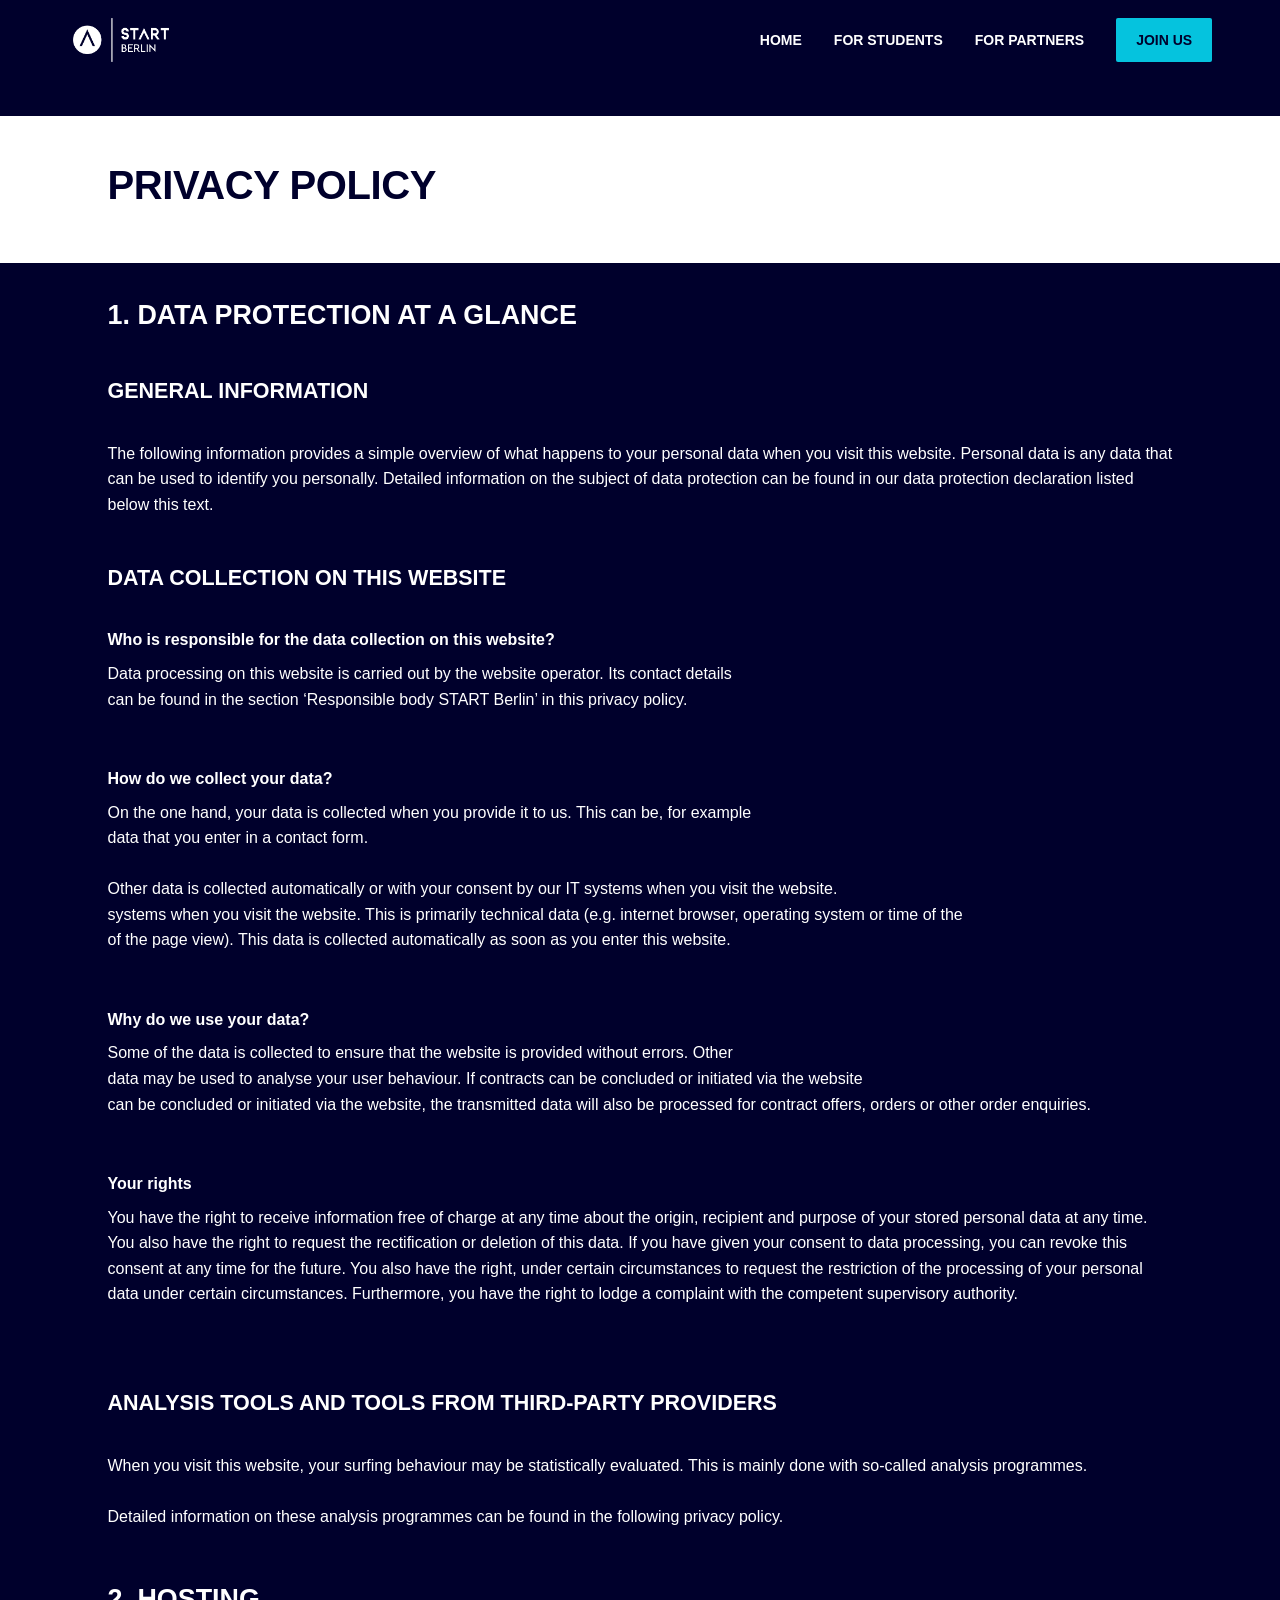
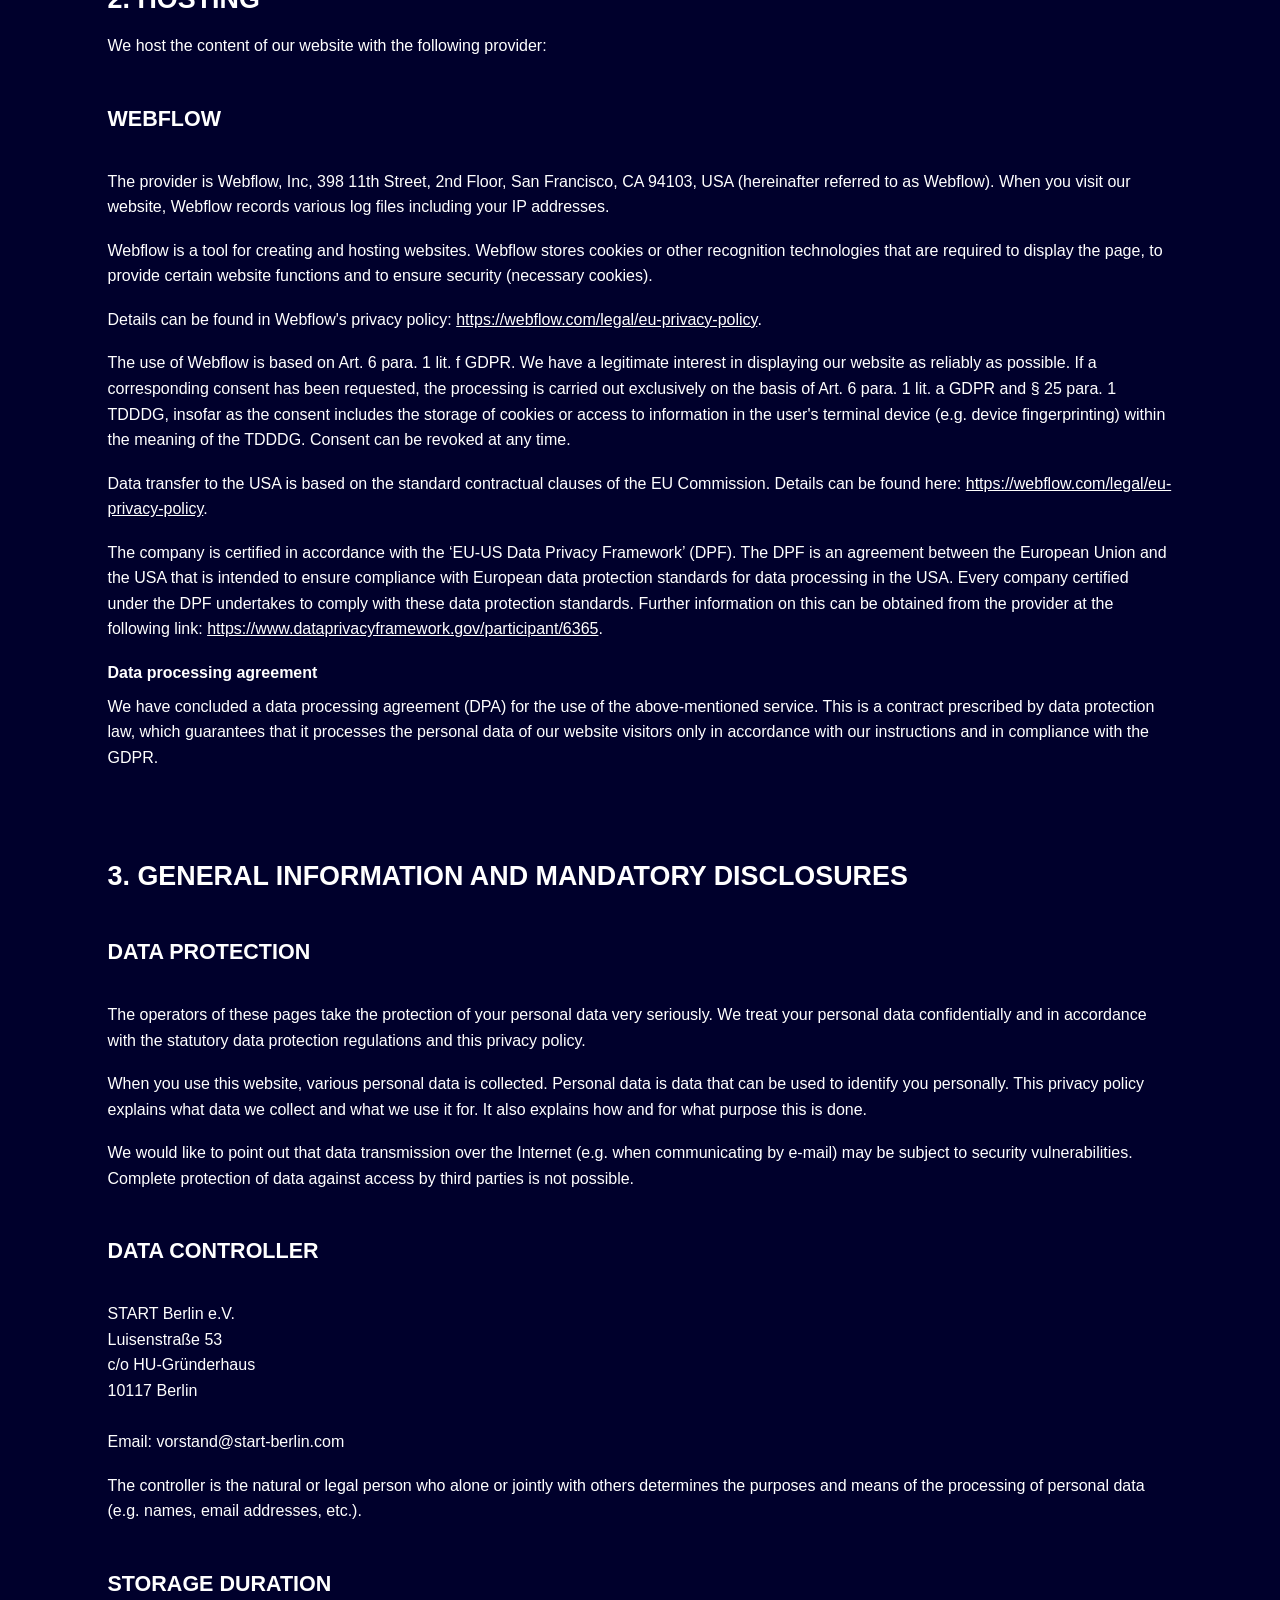
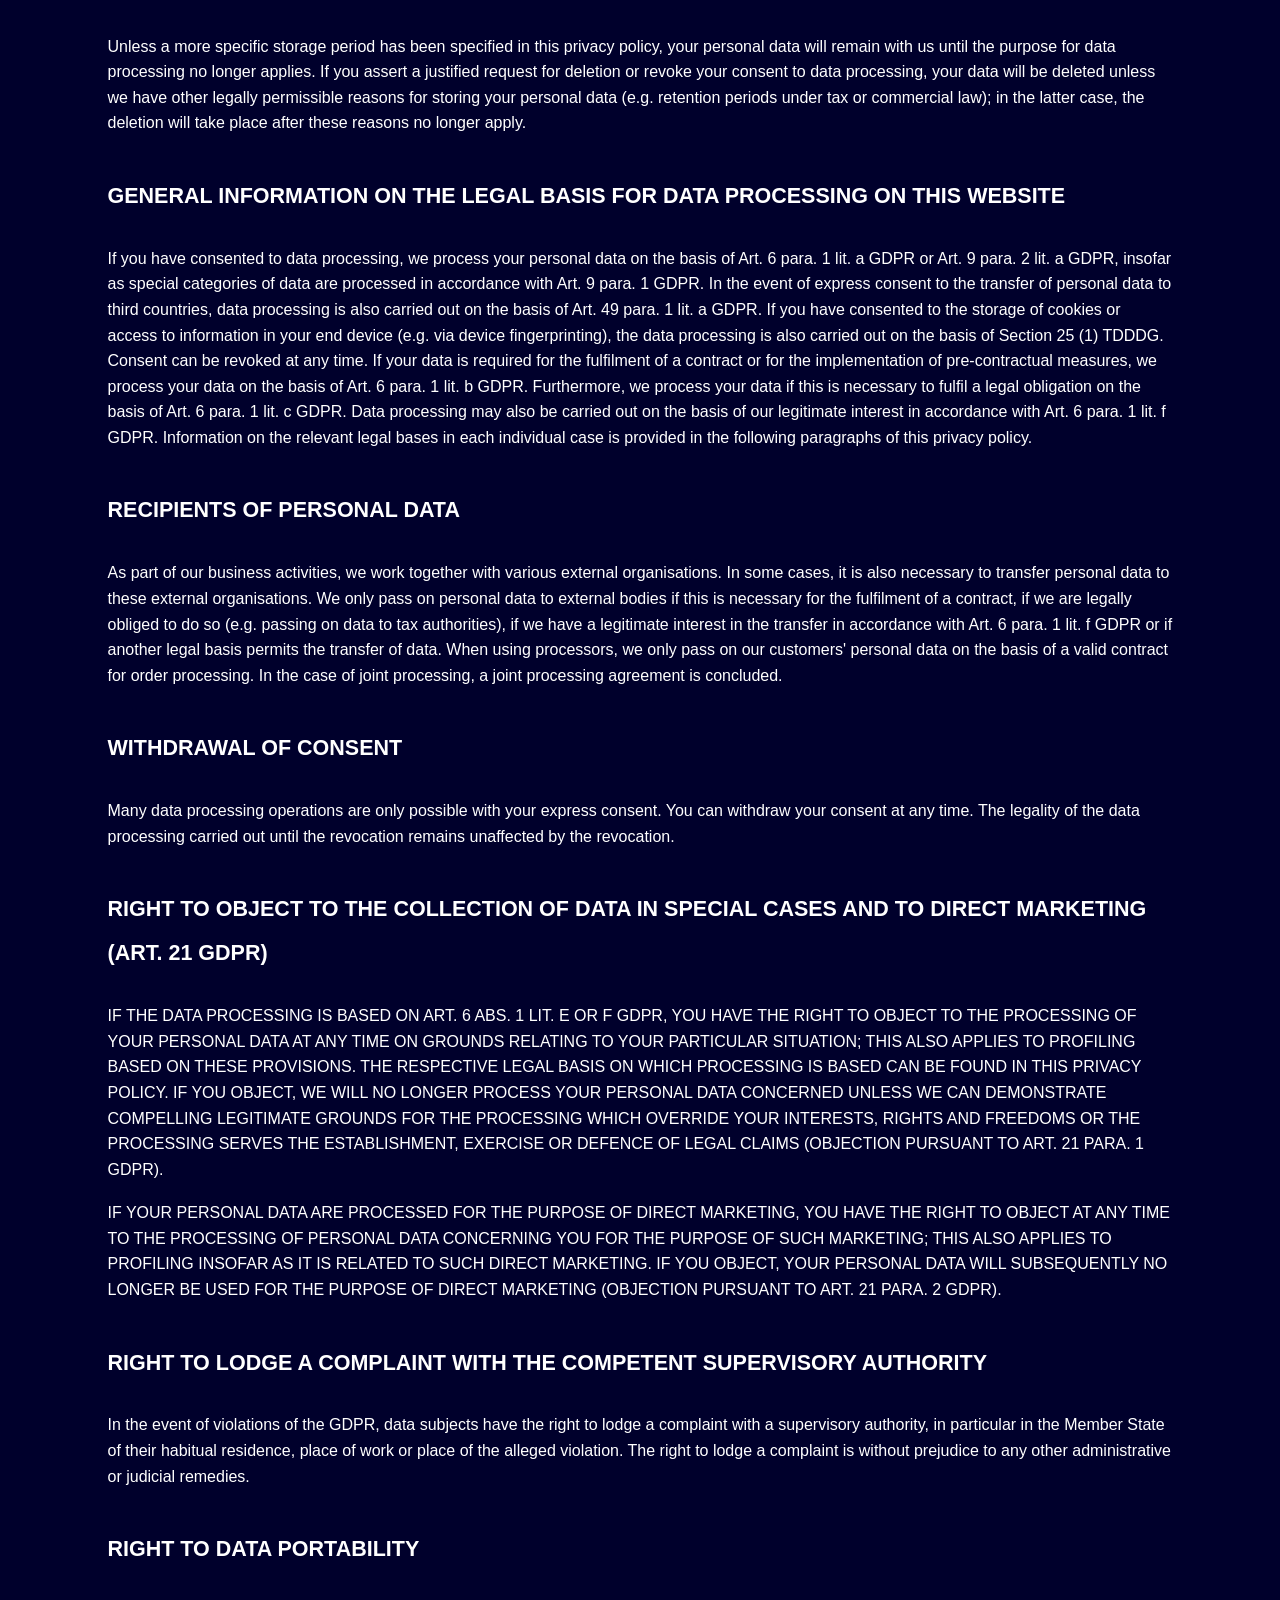
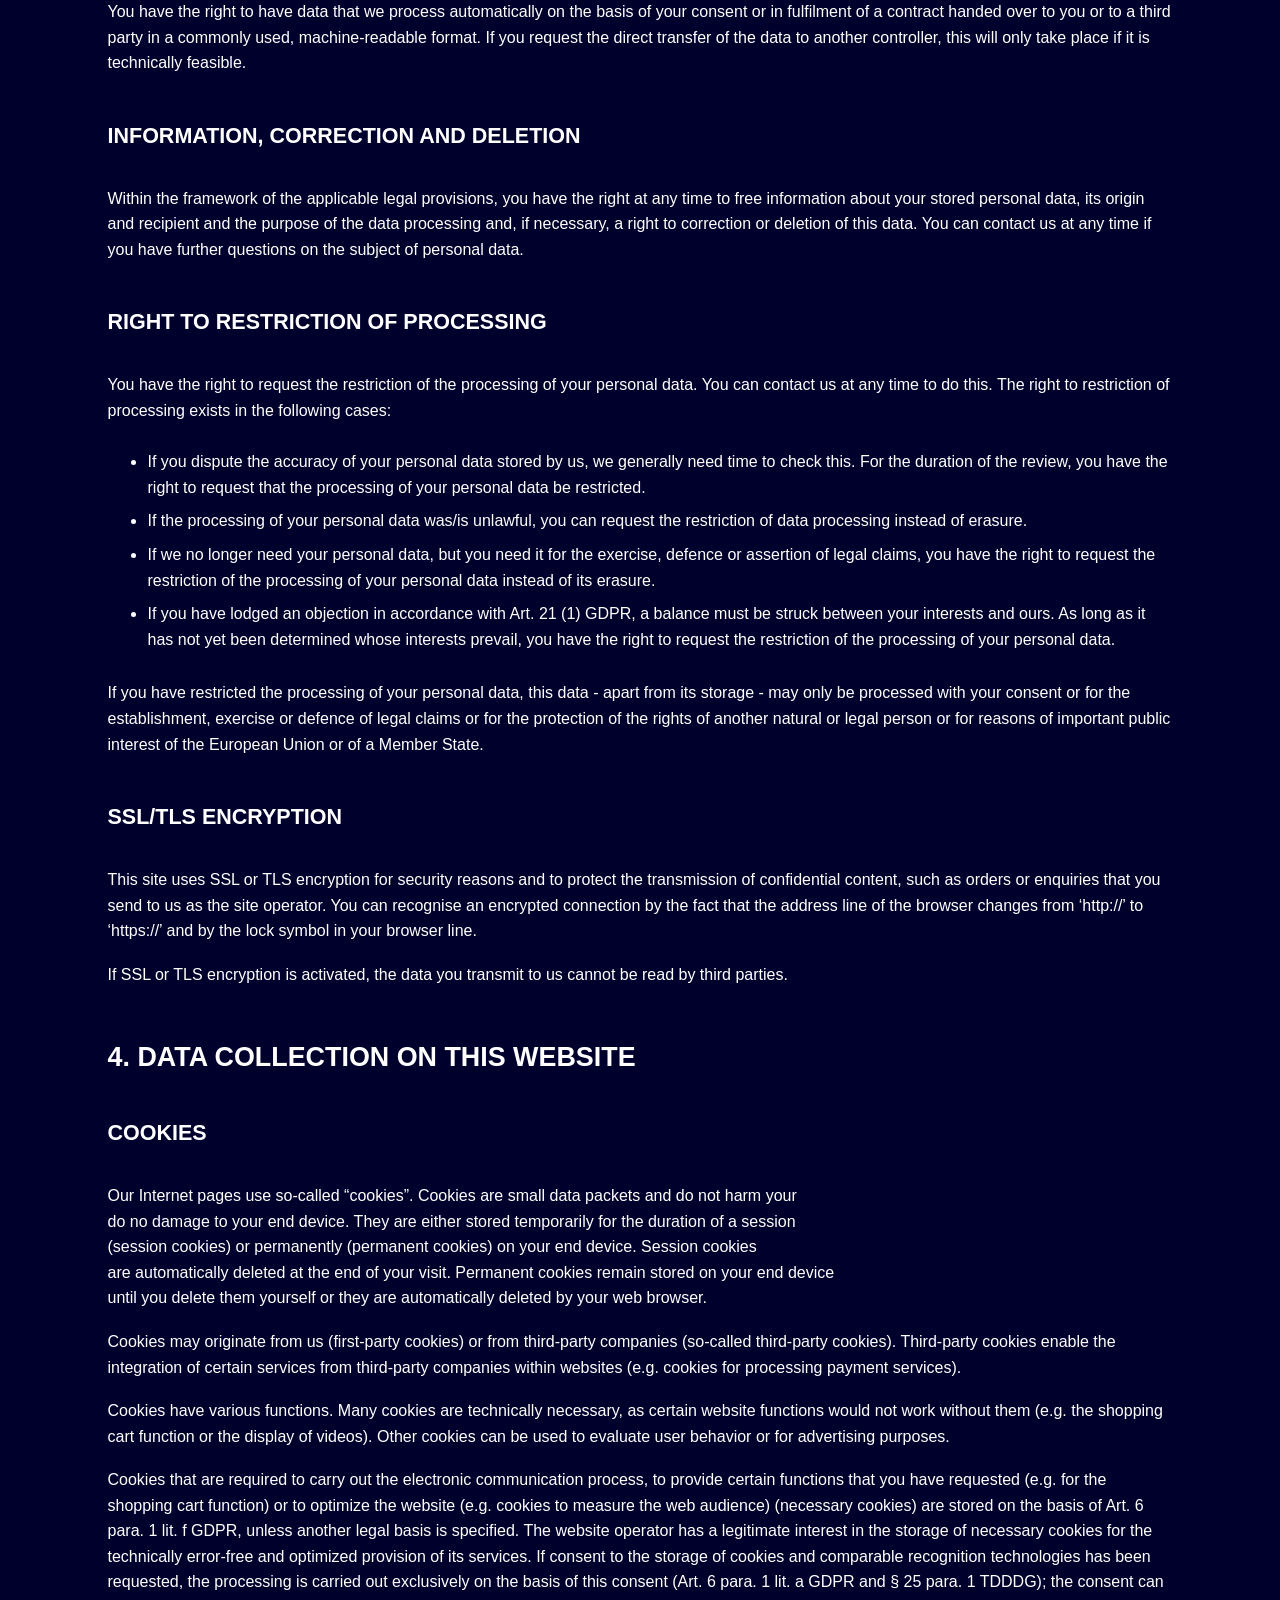
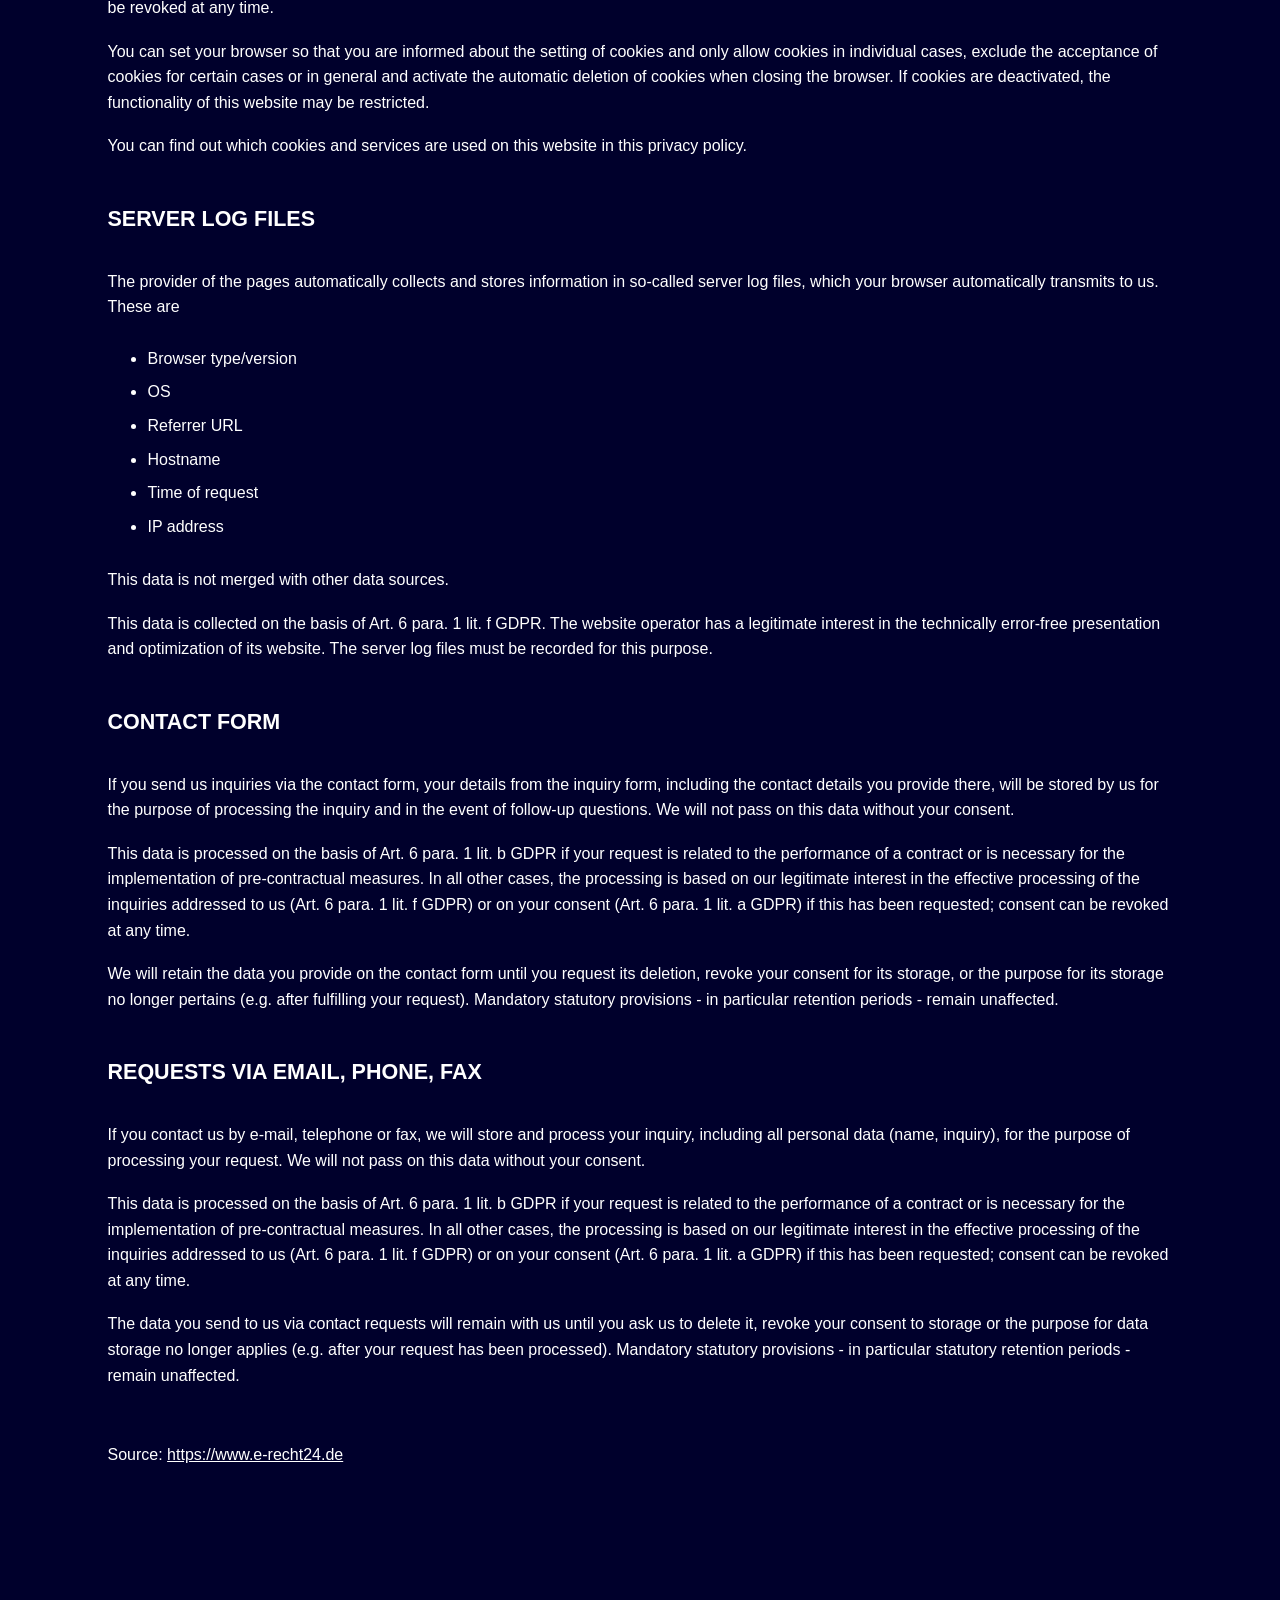
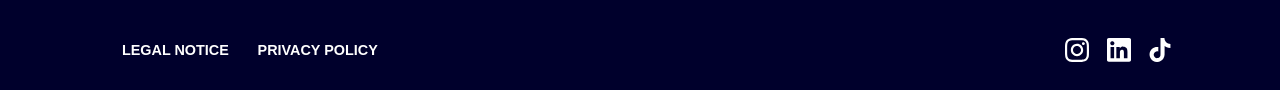
<file: legal/privacy.html>
<!DOCTYPE html>
<!-- Last Published: Fri May 08 2026 21:51:36 GMT+0000 (Coordinated Universal Time) --><html data-wf-domain="www.start-berlin.com" data-wf-page="68222c71dec791a815e98b57" data-wf-site="68222c71dec791a815e98b81" lang="en"><head><meta charset="utf-8"/><link crossorigin="anonymous" href="https://cdn.prod.website-files.com" rel="preconnect"/><title>Privacy policy | START Berlin</title><meta content="Learn how START Berlin collects, uses, and protects your personal data. Your privacy matters to us — read our full data privacy policy here." name="description"/><meta content="Privacy policy | START Berlin" property="og:title"/><meta content="Learn how START Berlin collects, uses, and protects your personal data. Your privacy matters to us — read our full data privacy policy here." property="og:description"/><meta content="https://cdn.prod.website-files.com/67a10b9744223ae7393ab0a5/67f2f44e2404deb1f44dd8ee_privacy-policy.png" property="og:image"/><meta content="Privacy policy | START Berlin" property="twitter:title"/><meta content="Learn how START Berlin collects, uses, and protects your personal data. Your privacy matters to us — read our full data privacy policy here." property="twitter:description"/><meta content="https://cdn.prod.website-files.com/67a10b9744223ae7393ab0a5/67f2f44e2404deb1f44dd8ee_privacy-policy.png" property="twitter:image"/><meta content="website" property="og:type"/><meta content="summary_large_image" name="twitter:card"/><meta content="width=device-width, initial-scale=1" name="viewport"/><meta content="noindex" name="robots"/><link crossorigin="anonymous" href="../css/starts-trendy-site-d53066-7b065af696552.webflow.shared.0e22ffd75.css" integrity="sha384-eLViPLz8GACRRAZWjj1utyHsrCXlCQcuCti/XtGkKDpjxCzClVlwLrhzSKhB6+8J" rel="stylesheet" type="text/css"/><link href="https://fonts.googleapis.com" rel="preconnect"/><link crossorigin="anonymous" href="https://fonts.gstatic.com" rel="preconnect"/><script src="../js/webfont.js" type="text/javascript"></script><script type="text/javascript">WebFont.load({  google: {    families: ["Merriweather:300,300italic,400,400italic,700,700italic,900,900italic"]  }});</script><script type="text/javascript">!function(o,c){var n=c.documentElement,t=" w-mod-";n.className+=t+"js",("ontouchstart"in o||o.DocumentTouch&&c instanceof DocumentTouch)&&(n.className+=t+"touch")}(window,document);</script><link href="../images/68222c71dec791a815e98d6f_favicon-32x32.png" rel="shortcut icon" type="image/x-icon"/><link href="https://cdn.prod.website-files.com/68222c71dec791a815e98b81/68222c71dec791a815e98d70_webclip-256x256.png" rel="apple-touch-icon"/><link href="https://www.start-berlin.com/legal/privacy" rel="canonical"/><!-- Google Tag Manager -->
<script>(function(w,d,s,l,i){w[l]=w[l]||[];w[l].push({'gtm.start':
new Date().getTime(),event:'gtm.js'});var f=d.getElementsByTagName(s)[0],
j=d.createElement(s),dl=l!='dataLayer'?'&l='+l:'';j.async=true;j.src=
'https://www.googletagmanager.com/gtm.js?id='+i+dl;f.parentNode.insertBefore(j,f);
})(window,document,'script','dataLayer','GTM-WLPZMZN6');</script>
<!-- End Google Tag Manager -->
<script async="" src="../js/latest.js"></script>
<script async="" src="../js/auto-events.js"></script>
<script>
    !function(t,e){var o,n,p,r;e.__SV||(window.posthog=e,e._i=[],e.init=function(i,s,a){function g(t,e){var o=e.split(".");2==o.length&&(t=t[o[0]],e=o[1]),t[e]=function(){t.push([e].concat(Array.prototype.slice.call(arguments,0)))}}(p=t.createElement("script")).type="text/javascript",p.crossOrigin="anonymous",p.async=!0,p.src=s.api_host.replace(".i.posthog.com","-assets.i.posthog.com")+"/static/array.js",(r=t.getElementsByTagName("script")[0]).parentNode.insertBefore(p,r);var u=e;for(void 0!==a?u=e[a]=[]:a="posthog",u.people=u.people||[],u.toString=function(t){var e="posthog";return"posthog"!==a&&(e+="."+a),t||(e+=" (stub)"),e},u.people.toString=function(){return u.toString(1)+".people (stub)"},o="init capture register register_once register_for_session unregister unregister_for_session getFeatureFlag getFeatureFlagPayload isFeatureEnabled reloadFeatureFlags updateEarlyAccessFeatureEnrollment getEarlyAccessFeatures on onFeatureFlags onSurveysLoaded onSessionId getSurveys getActiveMatchingSurveys renderSurvey canRenderSurvey identify setPersonProperties group resetGroups setPersonPropertiesForFlags resetPersonPropertiesForFlags setGroupPropertiesForFlags resetGroupPropertiesForFlags reset get_distinct_id getGroups get_session_id get_session_replay_url alias set_config startSessionRecording stopSessionRecording sessionRecordingStarted captureException loadToolbar get_property getSessionProperty createPersonProfile opt_in_capturing opt_out_capturing has_opted_in_capturing has_opted_out_capturing clear_opt_in_out_capturing debug getPageViewId captureTraceFeedback captureTraceMetric".split(" "),n=0;n<o.length;n++)g(u,o[n]);e._i.push([i,s,a])},e.__SV=1)}(document,window.posthog||[]);
    posthog.init('phc_toaAVgzNZr6vrcq7HXunbJqehgKYlmaTivQEUGNTtJy', {
        api_host: 'https://i.start-berlin.com',
		ui_host: 'https://eu.posthog.com',
        person_profiles: 'always', // or 'always' to create profiles for anonymous users as well
    })
</script><script async="" src="../js/embed.js"></script><link href="../css/recruiting.css?v=20261027" rel="stylesheet" type="text/css"/><script src="../js/navigation.js?v=20261005" defer></script></head><body class="body"><a class="recruitment-skip" href="#main-content">Skip to content</a><header class="site-header" data-menu-open="false"><!-- Applications closed on 27 October 2026. Opening announcement preserved for the next application round.
<a class="site-announcement" href="../join-start-berlin.html" aria-label="Applications for Fall 2026 are open. Apply now"><div class="site-announcement-track" aria-hidden="true"><div class="site-announcement-group"><span>Applications for Fall 2026 are open. Apply now</span><span>Applications for Fall 2026 are open. Apply now</span><span>Applications for Fall 2026 are open. Apply now</span><span>Applications for Fall 2026 are open. Apply now</span></div><div class="site-announcement-group"><span>Applications for Fall 2026 are open. Apply now</span><span>Applications for Fall 2026 are open. Apply now</span><span>Applications for Fall 2026 are open. Apply now</span><span>Applications for Fall 2026 are open. Apply now</span></div></div><span class="site-announcement-static" aria-hidden="true">Applications are open · Apply now</span></a>
--><div class="site-header-main"><a class="site-brand" href="../index.html" aria-label="START Berlin homepage"><img src="../images/68222c71dec791a815e98d60_START_berlin_white.png" alt="" width="106" height="44" loading="eager"/></a><button class="site-menu-toggle" type="button" aria-label="Open navigation" aria-expanded="false" aria-controls="site-navigation"><span></span><span></span></button><nav class="site-navigation" id="site-navigation" aria-label="Main navigation"><a href="../index.html">Home</a><a href="../for-students.html">For students</a><a href="../for-partners.html">For partners</a><a class="site-apply" href="../join-start-berlin.html">Join us</a></nav></div></header><div class="legal-heading"><h1 id="main-content" tabindex="-1" class="h2">Privacy policy<br/></h1></div><div class="legal-wrapper"><div class="legal-chapter"><h1 class="h3 top-margin">1. Data protection at a glance<br/></h1><div class="legal-section"><h1 class="h4">GEneral information<br/></h1><p class="p1 white">The following information provides a simple overview of what happens to your personal data when you visit this website. Personal data is any data that can be used to identify you personally. Detailed information on the subject of data protection can be found in our data protection declaration listed below this text.<br/></p></div><div class="legal-section"><h1 class="h4">data collection on this website<br/></h1><div class="legal-paragraph"><p class="p1 white bold-text">Who is responsible for the data collection on this website?</p><p class="p1 white top-margin">Data processing on this website is carried out by the website operator. Its contact details<br/>can be found in the section ‘Responsible body START Berlin’ in this privacy policy.</p></div><div class="legal-paragraph"><p class="p1 white bold-text">How do we collect your data?</p><p class="p1 white top-margin">On the one hand, your data is collected when you provide it to us. This can be, for example<br/>data that you enter in a contact form.<br/><br/>Other data is collected automatically or with your consent by our IT systems when you visit the website.<br/>systems when you visit the website. This is primarily technical data (e.g. internet browser, operating system or time of the<br/>of the page view). This data is collected automatically as soon as you enter this website.</p></div><div class="legal-paragraph"><p class="p1 white bold-text">Why do we use your data?</p><p class="p1 white top-margin">Some of the data is collected to ensure that the website is provided without errors. Other<br/>data may be used to analyse your user behaviour. If contracts can be concluded or initiated via the website<br/>can be concluded or initiated via the website, the transmitted data will also be processed for contract offers, orders or other order enquiries.</p></div><div class="legal-paragraph"><p class="p1 white bold-text">Your rights</p><p class="p1 white top-margin">You have the right to receive information free of charge at any time about the origin, recipient and purpose of your stored personal data at any time. You also have the right to request the rectification or deletion of this data. If you have given your consent to data processing, you can revoke this consent at any time for the future. You also have the right, under certain circumstances to request the restriction of the processing of your personal data under certain circumstances. Furthermore, you have the right to lodge a complaint with the competent supervisory authority.</p></div></div><div class="legal-section"><h1 class="h4">Analysis tools and tools from third-party providers<br/></h1><p class="p1 white">When you visit this website, your surfing behaviour may be statistically evaluated. This is mainly done with so-called analysis programmes.<br/><br/>Detailed information on these analysis programmes can be found in the following privacy policy.<br/></p></div></div><div class="legal-chapter"><h1 class="h3 top-margin">2. HOSTING<br/></h1><div class="legal-section"><p class="p1 white">We host the content of our website with the following provider:<br/></p></div><div class="legal-section"><h1 class="h4">webflow<br/></h1><p class="p1 white">The provider is Webflow, Inc, 398 11th Street, 2nd Floor, San Francisco, CA 94103, USA (hereinafter referred to as Webflow). When you visit our website, Webflow records various log files including your IP addresses.<br/></p><p class="p1 white">Webflow is a tool for creating and hosting websites. Webflow stores cookies or other recognition technologies that are required to display the page, to provide certain website functions and to ensure security (necessary cookies).<br/></p><p class="p1 white">Details can be found in Webflow's privacy policy: <a class="p1-link" href="https://webflow.com/legal/eu-privacy-policy" target="_blank">https://webflow.com/legal/eu-privacy-policy</a>.<br/></p><p class="p1 white">The use of Webflow is based on Art. 6 para. 1 lit. f GDPR. We have a legitimate interest in displaying our website as reliably as possible. If a corresponding consent has been requested, the processing is carried out exclusively on the basis of Art. 6 para. 1 lit. a GDPR and § 25 para. 1 TDDDG, insofar as the consent includes the storage of cookies or access to information in the user's terminal device (e.g. device fingerprinting) within the meaning of the TDDDG. Consent can be revoked at any time.</p><p class="p1 white">Data transfer to the USA is based on the standard contractual clauses of the EU Commission. Details can be found here: <a class="p1-link" href="https://webflow.com/legal/eu-privacy-policy" target="_blank">https://webflow.com/legal/eu-privacy-policy</a>.</p><p class="p1 white">The company is certified in accordance with the ‘EU-US Data Privacy Framework’ (DPF). The DPF is an agreement between the European Union and the USA that is intended to ensure compliance with European data protection standards for data processing in the USA. Every company certified under the DPF undertakes to comply with these data protection standards. Further information on this can be obtained from the provider at the following link: <a class="p1-link" href="https://www.dataprivacyframework.gov/participant/6365" target="_blank">https://www.dataprivacyframework.gov/participant/6365</a>.</p><div class="legal-paragraph"><p class="p1 white bold-text">Data processing agreement</p><p class="p1 white top-margin">We have concluded a data processing agreement (DPA) for the use of the above-mentioned service. This is a contract prescribed by data protection law, which guarantees that it processes the personal data of our website visitors only in accordance with our instructions and in compliance with the GDPR.</p></div></div></div><div class="legal-chapter"><h1 class="h3 top-margin">3. General Information and Mandatory Disclosures<br/></h1><div class="legal-section"><h1 class="h4">data protection<br/></h1><p class="p1 white">The operators of these pages take the protection of your personal data very seriously. We treat your personal data confidentially and in accordance with the statutory data protection regulations and this privacy policy.<br/></p><p class="p1 white">When you use this website, various personal data is collected. Personal data is data that can be used to identify you personally. This privacy policy explains what data we collect and what we use it for. It also explains how and for what purpose this is done.<br/></p><p class="p1 white">We would like to point out that data transmission over the Internet (e.g. when communicating by e-mail) may be subject to security vulnerabilities. Complete protection of data against access by third parties is not possible.<br/></p></div><div class="legal-section"><h1 class="h4">DATA CONTROLLER<br/></h1><p class="p1 white">START Berlin e.V.<br/>Luisenstraße 53<br/>c/o HU-Gründerhaus<br/>10117 Berlin<br/>‍<br/>Email: vorstand@start-berlin.com<br/></p><p class="p1 white">The controller is the natural or legal person who alone or jointly with others determines the purposes and means of the processing of personal data (e.g. names, email addresses, etc.).<br/></p></div><div class="legal-section"><h1 class="h4">storage duration<br/></h1><p class="p1 white">Unless a more specific storage period has been specified in this privacy policy, your personal data will remain with us until the purpose for data processing no longer applies. If you assert a justified request for deletion or revoke your consent to data processing, your data will be deleted unless we have other legally permissible reasons for storing your personal data (e.g. retention periods under tax or commercial law); in the latter case, the deletion will take place after these reasons no longer apply.<br/></p></div><div class="legal-section"><h1 class="h4">General information on the legal basis for data processing on this website<br/></h1><p class="p1 white">If you have consented to data processing, we process your personal data on the basis of Art. 6 para. 1 lit. a GDPR or Art. 9 para. 2 lit. a GDPR, insofar as special categories of data are processed in accordance with Art. 9 para. 1 GDPR. In the event of express consent to the transfer of personal data to third countries, data processing is also carried out on the basis of Art. 49 para. 1 lit. a GDPR. If you have consented to the storage of cookies or access to information in your end device (e.g. via device fingerprinting), the data processing is also carried out on the basis of Section 25 (1) TDDDG. Consent can be revoked at any time. If your data is required for the fulfilment of a contract or for the implementation of pre-contractual measures, we process your data on the basis of Art. 6 para. 1 lit. b GDPR. Furthermore, we process your data if this is necessary to fulfil a legal obligation on the basis of Art. 6 para. 1 lit. c GDPR. Data processing may also be carried out on the basis of our legitimate interest in accordance with Art. 6 para. 1 lit. f GDPR. Information on the relevant legal bases in each individual case is provided in the following paragraphs of this privacy policy.<br/></p></div><div class="legal-section"><h1 class="h4">Recipients of personal data<br/></h1><p class="p1 white">As part of our business activities, we work together with various external organisations. In some cases, it is also necessary to transfer personal data to these external organisations. We only pass on personal data to external bodies if this is necessary for the fulfilment of a contract, if we are legally obliged to do so (e.g. passing on data to tax authorities), if we have a legitimate interest in the transfer in accordance with Art. 6 para. 1 lit. f GDPR or if another legal basis permits the transfer of data. When using processors, we only pass on our customers' personal data on the basis of a valid contract for order processing. In the case of joint processing, a joint processing agreement is concluded.<br/></p></div><div class="legal-section"><h1 class="h4">withdrawal of consent<br/></h1><p class="p1 white">Many data processing operations are only possible with your express consent. You can withdraw your consent at any time. The legality of the data processing carried out until the revocation remains unaffected by the revocation.<br/></p></div><div class="legal-section"><h1 class="h4">Right to object to the collection of data in special cases and to direct marketing (Art. 21 GDPR)<br/></h1><p class="p1 white">IF THE DATA PROCESSING IS BASED ON ART. 6 ABS. 1 LIT. E OR F GDPR, YOU HAVE THE RIGHT TO OBJECT TO THE PROCESSING OF YOUR PERSONAL DATA AT ANY TIME ON GROUNDS RELATING TO YOUR PARTICULAR SITUATION; THIS ALSO APPLIES TO PROFILING BASED ON THESE PROVISIONS. THE RESPECTIVE LEGAL BASIS ON WHICH PROCESSING IS BASED CAN BE FOUND IN THIS PRIVACY POLICY. IF YOU OBJECT, WE WILL NO LONGER PROCESS YOUR PERSONAL DATA CONCERNED UNLESS WE CAN DEMONSTRATE COMPELLING LEGITIMATE GROUNDS FOR THE PROCESSING WHICH OVERRIDE YOUR INTERESTS, RIGHTS AND FREEDOMS OR THE PROCESSING SERVES THE ESTABLISHMENT, EXERCISE OR DEFENCE OF LEGAL CLAIMS (OBJECTION PURSUANT TO ART. 21 PARA. 1 GDPR).<br/></p><p class="p1 white">IF YOUR PERSONAL DATA ARE PROCESSED FOR THE PURPOSE OF DIRECT MARKETING, YOU HAVE THE RIGHT TO OBJECT AT ANY TIME TO THE PROCESSING OF PERSONAL DATA CONCERNING YOU FOR THE PURPOSE OF SUCH MARKETING; THIS ALSO APPLIES TO PROFILING INSOFAR AS IT IS RELATED TO SUCH DIRECT MARKETING. IF YOU OBJECT, YOUR PERSONAL DATA WILL SUBSEQUENTLY NO LONGER BE USED FOR THE PURPOSE OF DIRECT MARKETING (OBJECTION PURSUANT TO ART. 21 PARA. 2 GDPR).<br/></p></div><div class="legal-section"><h1 class="h4">Right to lodge a complaint with the competent supervisory authority<br/></h1><p class="p1 white">In the event of violations of the GDPR, data subjects have the right to lodge a complaint with a supervisory authority, in particular in the Member State of their habitual residence, place of work or place of the alleged violation. The right to lodge a complaint is without prejudice to any other administrative or judicial remedies.<br/></p></div><div class="legal-section"><h1 class="h4"><strong>Right to Data Portability</strong><br/></h1><p class="p1 white">You have the right to have data that we process automatically on the basis of your consent or in fulfilment of a contract handed over to you or to a third party in a commonly used, machine-readable format. If you request the direct transfer of the data to another controller, this will only take place if it is technically feasible.<br/></p></div><div class="legal-section"><h1 class="h4"><strong>Information, correction and deletion</strong><br/></h1><p class="p1 white">Within the framework of the applicable legal provisions, you have the right at any time to free information about your stored personal data, its origin and recipient and the purpose of the data processing and, if necessary, a right to correction or deletion of this data. You can contact us at any time if you have further questions on the subject of personal data.<br/></p></div><div class="legal-section"><h1 class="h4"><strong>Right to restriction of processing</strong><br/></h1><p class="p1 white">You have the right to request the restriction of the processing of your personal data. You can contact us at any time to do this. The right to restriction of processing exists in the following cases:<br/></p><ul role="list"><li><p class="p1 white top-margin">If you dispute the accuracy of your personal data stored by us, we generally need time to check this. For the duration of the review, you have the right to request that the processing of your personal data be restricted.</p></li><li><p class="p1 white top-margin">If the processing of your personal data was/is unlawful, you can request the restriction of data processing instead of erasure.</p></li><li><p class="p1 white top-margin">If we no longer need your personal data, but you need it for the exercise, defence or assertion of legal claims, you have the right to request the restriction of the processing of your personal data instead of its erasure.</p></li><li><p class="p1 white top-margin">If you have lodged an objection in accordance with Art. 21 (1) GDPR, a balance must be struck between your interests and ours. As long as it has not yet been determined whose interests prevail, you have the right to request the restriction of the processing of your personal data.</p></li></ul><p class="p1 white">If you have restricted the processing of your personal data, this data - apart from its storage - may only be processed with your consent or for the establishment, exercise or defence of legal claims or for the protection of the rights of another natural or legal person or for reasons of important public interest of the European Union or of a Member State.<br/></p></div><div class="legal-section"><h1 class="h4"><strong>SSL/TLS Encryption</strong><br/></h1><p class="p1 white">This site uses SSL or TLS encryption for security reasons and to protect the transmission of confidential content, such as orders or enquiries that you send to us as the site operator. You can recognise an encrypted connection by the fact that the address line of the browser changes from ‘http://’ to ‘https://’ and by the lock symbol in your browser line.<br/></p><p class="p1 white">If SSL or TLS encryption is activated, the data you transmit to us cannot be read by third parties.<br/></p></div></div><div class="legal-chapter"><h1 class="h3 top-margin">4. data collection on this website<br/></h1><div class="legal-section"><h1 class="h4">cookies<br/></h1><p class="p1 white">Our Internet pages use so-called “cookies”. Cookies are small data packets and do not harm your<br/>do no damage to your end device. They are either stored temporarily for the duration of a session<br/>(session cookies) or permanently (permanent cookies) on your end device. Session cookies<br/>are automatically deleted at the end of your visit. Permanent cookies remain stored on your end device<br/>until you delete them yourself or they are automatically deleted by your web browser.<br/></p><p class="p1 white">Cookies may originate from us (first-party cookies) or from third-party companies (so-called third-party cookies). Third-party cookies enable the integration of certain services from third-party companies within websites (e.g. cookies for processing payment services).<br/></p><p class="p1 white">Cookies have various functions. Many cookies are technically necessary, as certain website functions would not work without them (e.g. the shopping cart function or the display of videos). Other cookies can be used to evaluate user behavior or for advertising purposes.<br/></p><p class="p1 white">Cookies that are required to carry out the electronic communication process, to provide certain functions that you have requested (e.g. for the shopping cart function) or to optimize the website (e.g. cookies to measure the web audience) (necessary cookies) are stored on the basis of Art. 6 para. 1 lit. f GDPR, unless another legal basis is specified. The website operator has a legitimate interest in the storage of necessary cookies for the technically error-free and optimized provision of its services. If consent to the storage of cookies and comparable recognition technologies has been requested, the processing is carried out exclusively on the basis of this consent (Art. 6 para. 1 lit. a GDPR and § 25 para. 1 TDDDG); the consent can be revoked at any time.<br/></p><p class="p1 white">You can set your browser so that you are informed about the setting of cookies and only allow cookies in individual cases, exclude the acceptance of cookies for certain cases or in general and activate the automatic deletion of cookies when closing the browser. If cookies are deactivated, the functionality of this website may be restricted.<br/></p><p class="p1 white">You can find out which cookies and services are used on this website in this privacy policy.<br/></p></div><div class="legal-section"><h1 class="h4">server log files<br/></h1><p class="p1 white">The provider of the pages automatically collects and stores information in so-called server log files, which your browser automatically transmits to us. These are<br/></p><ul role="list"><li><p class="p1 white top-margin">Browser type/version</p></li><li><p class="p1 white top-margin">OS</p></li><li><p class="p1 white top-margin">Referrer URL</p></li><li><p class="p1 white top-margin">Hostname</p></li><li><p class="p1 white top-margin">Time of request</p></li><li><p class="p1 white top-margin">IP address</p></li></ul><p class="p1 white">This data is not merged with other data sources.<br/></p><p class="p1 white">This data is collected on the basis of Art. 6 para. 1 lit. f GDPR. The website operator has a legitimate interest in the technically error-free presentation and optimization of its website. The server log files must be recorded for this purpose.<br/></p></div><div class="legal-section"><h1 class="h4">contact form<br/></h1><p class="p1 white">If you send us inquiries via the contact form, your details from the inquiry form, including the contact details you provide there, will be stored by us for the purpose of processing the inquiry and in the event of follow-up questions. We will not pass on this data without your consent.<br/></p><p class="p1 white">This data is processed on the basis of Art. 6 para. 1 lit. b GDPR if your request is related to the performance of a contract or is necessary for the implementation of pre-contractual measures. In all other cases, the processing is based on our legitimate interest in the effective processing of the inquiries addressed to us (Art. 6 para. 1 lit. f GDPR) or on your consent (Art. 6 para. 1 lit. a GDPR) if this has been requested; consent can be revoked at any time.<br/></p><p class="p1 white">We will retain the data you provide on the contact form until you request its deletion, revoke your consent for its storage, or the purpose for its storage no longer pertains (e.g. after fulfilling your request). Mandatory statutory provisions - in particular retention periods - remain unaffected.<br/></p></div><div class="legal-section"><h1 class="h4">REQUESTS VIA email, phone, fax<br/></h1><p class="p1 white">If you contact us by e-mail, telephone or fax, we will store and process your inquiry, including all personal data (name, inquiry), for the purpose of processing your request. We will not pass on this data without your consent.<br/></p><p class="p1 white">This data is processed on the basis of Art. 6 para. 1 lit. b GDPR if your request is related to the performance of a contract or is necessary for the implementation of pre-contractual measures. In all other cases, the processing is based on our legitimate interest in the effective processing of the inquiries addressed to us (Art. 6 para. 1 lit. f GDPR) or on your consent (Art. 6 para. 1 lit. a GDPR) if this has been requested; consent can be revoked at any time.<br/></p><p class="p1 white">The data you send to us via contact requests will remain with us until you ask us to delete it, revoke your consent to storage or the purpose for data storage no longer applies (e.g. after your request has been processed). Mandatory statutory provisions - in particular statutory retention periods - remain unaffected.<br/></p></div></div><div class="legal-chapter"><div class="legal-section"><p class="p1 white">Source: <a class="p1-link" href="https://www.e-recht24.de" target="_blank">https://www.e-recht24.de</a><br/></p></div></div></div><section class="footer"><div class="footer-links"><a class="legal-cta" href="../legal/legal-notice.html">Legal Notice</a><a aria-current="page" class="legal-cta w--current" href="../legal/privacy.html">Privacy Policy</a></div><div class="social-icon-wrapper"><a class="w-inline-block" href="https://www.instagram.com/start_berlin" target="_blank"><img alt="" class="footer-social-icon" height="24" loading="lazy" src="../images/68222c71dec791a815e98c29_socialmedia-instagram-white.svg" width="24"/></a><a class="w-inline-block" href="https://www.linkedin.com/company/start-berlin-e-v-" target="_blank"><img alt="" class="footer-social-icon" height="24" loading="lazy" src="../images/68222c71dec791a815e98c2b_socialmedia-linkedin-white.svg" width="24"/></a><a class="w-inline-block" href="https://www.tiktok.com/@start_berlin" target="_blank" rel="noopener noreferrer" aria-label="START Berlin on TikTok"><img alt="" class="footer-social-icon" height="24" loading="lazy" src="../images/socialmedia-tiktok-white.svg" width="24"/></a></div></section><script crossorigin="anonymous" integrity="sha256-9/aliU8dGd2tb6OSsuzixeV4y/faTqgFtohetphbbj0=" src="../js/jquery-3.5.1.min.dc5e7f18c8.js" type="text/javascript"></script><script crossorigin="anonymous" integrity="sha384-4abIlA5/v7XaW1HMXKBgnUuhnjBYJ/Z9C1OSg4OhmVw9O3QeHJ/qJqFBERCDPv7G" src="../js/webflow.schunk.36b8fb49256177c8.js" type="text/javascript"></script><script crossorigin="anonymous" integrity="sha384-uNwCrZh7AmeZoxRDuVVWeu4Ltq0hfTGd2jMKuIuZtgHYh26dMMgHYxNc5OAQM1s8" src="../js/webflow.schunk.2df297a7658d5761.js" type="text/javascript"></script><script crossorigin="anonymous" integrity="sha384-oSatmeAKB6vCkreH8x8uMcfTJaO6/RbFSH6IOMu7baiivAAkuqGv948l5xdfUqpu" src="../js/webflow.ab3da3ef.a9397f4a4993886b.js" type="text/javascript"></script><!-- Google Tag Manager (noscript) -->
<noscript><iframe height="0" src="https://www.googletagmanager.com/ns.html?id=GTM-WLPZMZN6" style="display:none;visibility:hidden" width="0"></iframe></noscript>
<!-- End Google Tag Manager (noscript) --></body></html>
</file>
<file: css/starts-trendy-site-d53066-7b065af696552.webflow.shared.0e22ffd75.css>
html {
  -webkit-text-size-adjust: 100%;
  -ms-text-size-adjust: 100%;
  font-family: sans-serif;
}

body {
  margin: 0;
}

article, aside, details, figcaption, figure, footer, header, hgroup, main, menu, nav, section, summary {
  display: block;
}

audio, canvas, progress, video {
  vertical-align: baseline;
  display: inline-block;
}

audio:not([controls]) {
  height: 0;
  display: none;
}

[hidden], template {
  display: none;
}

a {
  background-color: #0000;
}

a:active, a:hover {
  outline: 0;
}

abbr[title] {
  border-bottom: 1px dotted;
}

b, strong {
  font-weight: bold;
}

dfn {
  font-style: italic;
}

h1 {
  margin: .67em 0;
  font-size: 2em;
}

mark {
  color: #000;
  background: #ff0;
}

small {
  font-size: 80%;
}

sub, sup {
  vertical-align: baseline;
  font-size: 75%;
  line-height: 0;
  position: relative;
}

sup {
  top: -.5em;
}

sub {
  bottom: -.25em;
}

img {
  border: 0;
}

svg:not(:root) {
  overflow: hidden;
}

hr {
  box-sizing: content-box;
  height: 0;
}

pre {
  overflow: auto;
}

code, kbd, pre, samp {
  font-family: monospace;
  font-size: 1em;
}

button, input, optgroup, select, textarea {
  color: inherit;
  font: inherit;
  margin: 0;
}

button {
  overflow: visible;
}

button, select {
  text-transform: none;
}

button, html input[type="button"], input[type="reset"] {
  -webkit-appearance: button;
  cursor: pointer;
}

button[disabled], html input[disabled] {
  cursor: default;
}

button::-moz-focus-inner, input::-moz-focus-inner {
  border: 0;
  padding: 0;
}

input {
  line-height: normal;
}

input[type="checkbox"], input[type="radio"] {
  box-sizing: border-box;
  padding: 0;
}

input[type="number"]::-webkit-inner-spin-button, input[type="number"]::-webkit-outer-spin-button {
  height: auto;
}

input[type="search"] {
  -webkit-appearance: none;
}

input[type="search"]::-webkit-search-cancel-button, input[type="search"]::-webkit-search-decoration {
  -webkit-appearance: none;
}

legend {
  border: 0;
  padding: 0;
}

textarea {
  overflow: auto;
}

optgroup {
  font-weight: bold;
}

table {
  border-collapse: collapse;
  border-spacing: 0;
}

td, th {
  padding: 0;
}

@font-face {
  font-family: webflow-icons;
  src: url("[data-uri]") format("truetype");
  font-weight: normal;
  font-style: normal;
}

[class^="w-icon-"], [class*=" w-icon-"] {
  speak: none;
  font-variant: normal;
  text-transform: none;
  -webkit-font-smoothing: antialiased;
  -moz-osx-font-smoothing: grayscale;
  font-style: normal;
  font-weight: normal;
  line-height: 1;
  font-family: webflow-icons !important;
}

.w-icon-slider-right:before {
  content: "";
}

.w-icon-slider-left:before {
  content: "";
}

.w-icon-nav-menu:before {
  content: "";
}

.w-icon-arrow-down:before, .w-icon-dropdown-toggle:before {
  content: "";
}

.w-icon-file-upload-remove:before {
  content: "";
}

.w-icon-file-upload-icon:before {
  content: "";
}

* {
  box-sizing: border-box;
}

html {
  height: 100%;
}

body {
  color: #333;
  background-color: #fff;
  min-height: 100%;
  margin: 0;
  font-family: Arial, sans-serif;
  font-size: 14px;
  line-height: 20px;
}

img {
  vertical-align: middle;
  max-width: 100%;
  display: inline-block;
}

html.w-mod-touch * {
  background-attachment: scroll !important;
}

.w-block {
  display: block;
}

.w-inline-block {
  max-width: 100%;
  display: inline-block;
}

.w-clearfix:before, .w-clearfix:after {
  content: " ";
  grid-area: 1 / 1 / 2 / 2;
  display: table;
}

.w-clearfix:after {
  clear: both;
}

.w-hidden {
  display: none;
}

.w-button {
  color: #fff;
  line-height: inherit;
  cursor: pointer;
  background-color: #3898ec;
  border: 0;
  border-radius: 0;
  padding: 9px 15px;
  text-decoration: none;
  display: inline-block;
}

input.w-button {
  -webkit-appearance: button;
}

html[data-w-dynpage] [data-w-cloak] {
  color: #0000 !important;
}

.w-code-block {
  margin: unset;
}

pre.w-code-block code {
  all: inherit;
}

pre.w-code-block code > span {
  display: block !important;
}

.w-optimization {
  display: contents;
}

.w-webflow-badge, .w-webflow-badge > img {
  box-sizing: unset;
  width: unset;
  height: unset;
  max-height: unset;
  max-width: unset;
  min-height: unset;
  min-width: unset;
  margin: unset;
  padding: unset;
  float: unset;
  clear: unset;
  border: unset;
  border-radius: unset;
  background: unset;
  background-image: unset;
  background-position: unset;
  background-size: unset;
  background-repeat: unset;
  background-origin: unset;
  background-clip: unset;
  background-attachment: unset;
  background-color: unset;
  box-shadow: unset;
  transform: unset;
  direction: unset;
  font-family: unset;
  font-weight: unset;
  color: unset;
  font-size: unset;
  line-height: unset;
  font-style: unset;
  font-variant: unset;
  text-align: unset;
  letter-spacing: unset;
  -webkit-text-decoration: unset;
  text-decoration: unset;
  text-indent: unset;
  text-transform: unset;
  list-style-type: unset;
  text-shadow: unset;
  vertical-align: unset;
  cursor: unset;
  white-space: unset;
  word-break: unset;
  word-spacing: unset;
  word-wrap: unset;
  transition: unset;
}

.w-webflow-badge {
  white-space: nowrap;
  cursor: pointer;
  box-shadow: 0 0 0 1px #0000001a, 0 1px 3px #0000001a;
  visibility: visible !important;
  opacity: 1 !important;
  z-index: 2147483647 !important;
  color: #aaadb0 !important;
  width: auto !important;
  height: auto !important;
  overflow: unset !important;
  background-color: #fff !important;
  border-radius: 3px !important;
  margin: 0 !important;
  padding: 6px !important;
  font-size: 12px !important;
  line-height: 14px !important;
  text-decoration: none !important;
  display: inline-block !important;
  position: fixed !important;
  inset: auto 12px 12px auto !important;
  transform: none !important;
}

.w-webflow-badge > img {
  position: unset;
  visibility: unset !important;
  opacity: 1 !important;
  vertical-align: middle !important;
  display: inline-block !important;
}

h1, h2, h3, h4, h5, h6 {
  margin-bottom: 10px;
  font-weight: bold;
}

h1 {
  margin-top: 20px;
  font-size: 38px;
  line-height: 44px;
}

h2 {
  margin-top: 20px;
  font-size: 32px;
  line-height: 36px;
}

h3 {
  margin-top: 20px;
  font-size: 24px;
  line-height: 30px;
}

h4 {
  margin-top: 10px;
  font-size: 18px;
  line-height: 24px;
}

h5 {
  margin-top: 10px;
  font-size: 14px;
  line-height: 20px;
}

h6 {
  margin-top: 10px;
  font-size: 12px;
  line-height: 18px;
}

p {
  margin-top: 0;
  margin-bottom: 10px;
}

blockquote {
  border-left: 5px solid #e2e2e2;
  margin: 0 0 10px;
  padding: 10px 20px;
  font-size: 18px;
  line-height: 22px;
}

figure {
  margin: 0 0 10px;
}

figcaption {
  text-align: center;
  margin-top: 5px;
}

ul, ol {
  margin-top: 0;
  margin-bottom: 10px;
  padding-left: 40px;
}

.w-list-unstyled {
  padding-left: 0;
  list-style: none;
}

.w-embed:before, .w-embed:after {
  content: " ";
  grid-area: 1 / 1 / 2 / 2;
  display: table;
}

.w-embed:after {
  clear: both;
}

.w-video {
  width: 100%;
  padding: 0;
  position: relative;
}

.w-video iframe, .w-video object, .w-video embed {
  border: none;
  width: 100%;
  height: 100%;
  position: absolute;
  top: 0;
  left: 0;
}

fieldset {
  border: 0;
  margin: 0;
  padding: 0;
}

button, [type="button"], [type="reset"] {
  cursor: pointer;
  -webkit-appearance: button;
  border: 0;
}

.w-form {
  margin: 0 0 15px;
}

.w-form-done {
  text-align: center;
  background-color: #ddd;
  padding: 20px;
  display: none;
}

.w-form-fail {
  background-color: #ffdede;
  margin-top: 10px;
  padding: 10px;
  display: none;
}

label {
  margin-bottom: 5px;
  font-weight: bold;
  display: block;
}

.w-input, .w-select {
  color: #333;
  vertical-align: middle;
  background-color: #fff;
  border: 1px solid #ccc;
  width: 100%;
  height: 38px;
  margin-bottom: 10px;
  padding: 8px 12px;
  font-size: 14px;
  line-height: 1.42857;
  display: block;
}

.w-input::placeholder, .w-select::placeholder {
  color: #999;
}

.w-input:focus, .w-select:focus {
  border-color: #3898ec;
  outline: 0;
}

.w-input[disabled], .w-select[disabled], .w-input[readonly], .w-select[readonly], fieldset[disabled] .w-input, fieldset[disabled] .w-select {
  cursor: not-allowed;
}

.w-input[disabled]:not(.w-input-disabled), .w-select[disabled]:not(.w-input-disabled), .w-input[readonly], .w-select[readonly], fieldset[disabled]:not(.w-input-disabled) .w-input, fieldset[disabled]:not(.w-input-disabled) .w-select {
  background-color: #eee;
}

textarea.w-input, textarea.w-select {
  height: auto;
}

.w-select {
  background-color: #f3f3f3;
}

.w-select[multiple] {
  height: auto;
}

.w-form-label {
  cursor: pointer;
  margin-bottom: 0;
  font-weight: normal;
  display: inline-block;
}

.w-radio {
  margin-bottom: 5px;
  padding-left: 20px;
  display: block;
}

.w-radio:before, .w-radio:after {
  content: " ";
  grid-area: 1 / 1 / 2 / 2;
  display: table;
}

.w-radio:after {
  clear: both;
}

.w-radio-input {
  float: left;
  margin: 3px 0 0 -20px;
  line-height: normal;
}

.w-file-upload {
  margin-bottom: 10px;
  display: block;
}

.w-file-upload-input {
  opacity: 0;
  z-index: -100;
  width: .1px;
  height: .1px;
  position: absolute;
  overflow: hidden;
}

.w-file-upload-default, .w-file-upload-uploading, .w-file-upload-success {
  color: #333;
  display: inline-block;
}

.w-file-upload-error {
  margin-top: 10px;
  display: block;
}

.w-file-upload-default.w-hidden, .w-file-upload-uploading.w-hidden, .w-file-upload-error.w-hidden, .w-file-upload-success.w-hidden {
  display: none;
}

.w-file-upload-uploading-btn {
  cursor: pointer;
  background-color: #fafafa;
  border: 1px solid #ccc;
  margin: 0;
  padding: 8px 12px;
  font-size: 14px;
  font-weight: normal;
  display: flex;
}

.w-file-upload-file {
  background-color: #fafafa;
  border: 1px solid #ccc;
  flex-grow: 1;
  justify-content: space-between;
  margin: 0;
  padding: 8px 9px 8px 11px;
  display: flex;
}

.w-file-upload-file-name {
  font-size: 14px;
  font-weight: normal;
  display: block;
}

.w-file-remove-link {
  cursor: pointer;
  width: auto;
  height: auto;
  margin-top: 3px;
  margin-left: 10px;
  padding: 3px;
  display: block;
}

.w-icon-file-upload-remove {
  margin: auto;
  font-size: 10px;
}

.w-file-upload-error-msg {
  color: #ea384c;
  padding: 2px 0;
  display: inline-block;
}

.w-file-upload-info {
  padding: 0 12px;
  line-height: 38px;
  display: inline-block;
}

.w-file-upload-label {
  cursor: pointer;
  background-color: #fafafa;
  border: 1px solid #ccc;
  margin: 0;
  padding: 8px 12px;
  font-size: 14px;
  font-weight: normal;
  display: inline-block;
}

.w-icon-file-upload-icon, .w-icon-file-upload-uploading {
  width: 20px;
  margin-right: 8px;
  display: inline-block;
}

.w-icon-file-upload-uploading {
  height: 20px;
}

.w-container {
  max-width: 940px;
  margin-left: auto;
  margin-right: auto;
}

.w-container:before, .w-container:after {
  content: " ";
  grid-area: 1 / 1 / 2 / 2;
  display: table;
}

.w-container:after {
  clear: both;
}

.w-container .w-row {
  margin-left: -10px;
  margin-right: -10px;
}

.w-row:before, .w-row:after {
  content: " ";
  grid-area: 1 / 1 / 2 / 2;
  display: table;
}

.w-row:after {
  clear: both;
}

.w-row .w-row {
  margin-left: 0;
  margin-right: 0;
}

.w-col {
  float: left;
  width: 100%;
  min-height: 1px;
  padding-left: 10px;
  padding-right: 10px;
  position: relative;
}

.w-col .w-col {
  padding-left: 0;
  padding-right: 0;
}

.w-col-1 {
  width: 8.33333%;
}

.w-col-2 {
  width: 16.6667%;
}

.w-col-3 {
  width: 25%;
}

.w-col-4 {
  width: 33.3333%;
}

.w-col-5 {
  width: 41.6667%;
}

.w-col-6 {
  width: 50%;
}

.w-col-7 {
  width: 58.3333%;
}

.w-col-8 {
  width: 66.6667%;
}

.w-col-9 {
  width: 75%;
}

.w-col-10 {
  width: 83.3333%;
}

.w-col-11 {
  width: 91.6667%;
}

.w-col-12 {
  width: 100%;
}

.w-hidden-main {
  display: none !important;
}

@media screen and (max-width: 991px) {
  .w-container {
    max-width: 728px;
  }

  .w-hidden-main {
    display: inherit !important;
  }

  .w-hidden-medium {
    display: none !important;
  }

  .w-col-medium-1 {
    width: 8.33333%;
  }

  .w-col-medium-2 {
    width: 16.6667%;
  }

  .w-col-medium-3 {
    width: 25%;
  }

  .w-col-medium-4 {
    width: 33.3333%;
  }

  .w-col-medium-5 {
    width: 41.6667%;
  }

  .w-col-medium-6 {
    width: 50%;
  }

  .w-col-medium-7 {
    width: 58.3333%;
  }

  .w-col-medium-8 {
    width: 66.6667%;
  }

  .w-col-medium-9 {
    width: 75%;
  }

  .w-col-medium-10 {
    width: 83.3333%;
  }

  .w-col-medium-11 {
    width: 91.6667%;
  }

  .w-col-medium-12 {
    width: 100%;
  }

  .w-col-stack {
    width: 100%;
    left: auto;
    right: auto;
  }
}

@media screen and (max-width: 767px) {
  .w-hidden-main, .w-hidden-medium {
    display: inherit !important;
  }

  .w-hidden-small {
    display: none !important;
  }

  .w-row, .w-container .w-row {
    margin-left: 0;
    margin-right: 0;
  }

  .w-col {
    width: 100%;
    left: auto;
    right: auto;
  }

  .w-col-small-1 {
    width: 8.33333%;
  }

  .w-col-small-2 {
    width: 16.6667%;
  }

  .w-col-small-3 {
    width: 25%;
  }

  .w-col-small-4 {
    width: 33.3333%;
  }

  .w-col-small-5 {
    width: 41.6667%;
  }

  .w-col-small-6 {
    width: 50%;
  }

  .w-col-small-7 {
    width: 58.3333%;
  }

  .w-col-small-8 {
    width: 66.6667%;
  }

  .w-col-small-9 {
    width: 75%;
  }

  .w-col-small-10 {
    width: 83.3333%;
  }

  .w-col-small-11 {
    width: 91.6667%;
  }

  .w-col-small-12 {
    width: 100%;
  }
}

@media screen and (max-width: 479px) {
  .w-container {
    max-width: none;
  }

  .w-hidden-main, .w-hidden-medium, .w-hidden-small {
    display: inherit !important;
  }

  .w-hidden-tiny {
    display: none !important;
  }

  .w-col {
    width: 100%;
  }

  .w-col-tiny-1 {
    width: 8.33333%;
  }

  .w-col-tiny-2 {
    width: 16.6667%;
  }

  .w-col-tiny-3 {
    width: 25%;
  }

  .w-col-tiny-4 {
    width: 33.3333%;
  }

  .w-col-tiny-5 {
    width: 41.6667%;
  }

  .w-col-tiny-6 {
    width: 50%;
  }

  .w-col-tiny-7 {
    width: 58.3333%;
  }

  .w-col-tiny-8 {
    width: 66.6667%;
  }

  .w-col-tiny-9 {
    width: 75%;
  }

  .w-col-tiny-10 {
    width: 83.3333%;
  }

  .w-col-tiny-11 {
    width: 91.6667%;
  }

  .w-col-tiny-12 {
    width: 100%;
  }
}

.w-widget {
  position: relative;
}

.w-widget-map {
  width: 100%;
  height: 400px;
}

.w-widget-map label {
  width: auto;
  display: inline;
}

.w-widget-map img {
  max-width: inherit;
}

.w-widget-map .gm-style-iw {
  text-align: center;
}

.w-widget-map .gm-style-iw > button {
  display: none !important;
}

.w-widget-twitter {
  overflow: hidden;
}

.w-widget-twitter-count-shim {
  vertical-align: top;
  text-align: center;
  background: #fff;
  border: 1px solid #758696;
  border-radius: 3px;
  width: 28px;
  height: 20px;
  display: inline-block;
  position: relative;
}

.w-widget-twitter-count-shim * {
  pointer-events: none;
  -webkit-user-select: none;
  user-select: none;
}

.w-widget-twitter-count-shim .w-widget-twitter-count-inner {
  text-align: center;
  color: #999;
  font-family: serif;
  font-size: 15px;
  line-height: 12px;
  position: relative;
}

.w-widget-twitter-count-shim .w-widget-twitter-count-clear {
  display: block;
  position: relative;
}

.w-widget-twitter-count-shim.w--large {
  width: 36px;
  height: 28px;
}

.w-widget-twitter-count-shim.w--large .w-widget-twitter-count-inner {
  font-size: 18px;
  line-height: 18px;
}

.w-widget-twitter-count-shim:not(.w--vertical) {
  margin-left: 5px;
  margin-right: 8px;
}

.w-widget-twitter-count-shim:not(.w--vertical).w--large {
  margin-left: 6px;
}

.w-widget-twitter-count-shim:not(.w--vertical):before, .w-widget-twitter-count-shim:not(.w--vertical):after {
  content: " ";
  pointer-events: none;
  border: solid #0000;
  width: 0;
  height: 0;
  position: absolute;
  top: 50%;
  left: 0;
}

.w-widget-twitter-count-shim:not(.w--vertical):before {
  border-width: 4px;
  border-color: #75869600 #5d6c7b #75869600 #75869600;
  margin-top: -4px;
  margin-left: -9px;
}

.w-widget-twitter-count-shim:not(.w--vertical).w--large:before {
  border-width: 5px;
  margin-top: -5px;
  margin-left: -10px;
}

.w-widget-twitter-count-shim:not(.w--vertical):after {
  border-width: 4px;
  border-color: #fff0 #fff #fff0 #fff0;
  margin-top: -4px;
  margin-left: -8px;
}

.w-widget-twitter-count-shim:not(.w--vertical).w--large:after {
  border-width: 5px;
  margin-top: -5px;
  margin-left: -9px;
}

.w-widget-twitter-count-shim.w--vertical {
  width: 61px;
  height: 33px;
  margin-bottom: 8px;
}

.w-widget-twitter-count-shim.w--vertical:before, .w-widget-twitter-count-shim.w--vertical:after {
  content: " ";
  pointer-events: none;
  border: solid #0000;
  width: 0;
  height: 0;
  position: absolute;
  top: 100%;
  left: 50%;
}

.w-widget-twitter-count-shim.w--vertical:before {
  border-width: 5px;
  border-color: #5d6c7b #75869600 #75869600;
  margin-left: -5px;
}

.w-widget-twitter-count-shim.w--vertical:after {
  border-width: 4px;
  border-color: #fff #fff0 #fff0;
  margin-left: -4px;
}

.w-widget-twitter-count-shim.w--vertical .w-widget-twitter-count-inner {
  font-size: 18px;
  line-height: 22px;
}

.w-widget-twitter-count-shim.w--vertical.w--large {
  width: 76px;
}

.w-background-video {
  color: #fff;
  height: 500px;
  position: relative;
  overflow: hidden;
}

.w-background-video > video {
  object-fit: cover;
  z-index: -100;
  background-position: 50%;
  background-size: cover;
  width: 100%;
  height: 100%;
  margin: auto;
  position: absolute;
  inset: -100%;
}

.w-background-video > video::-webkit-media-controls-start-playback-button {
  -webkit-appearance: none;
  display: none !important;
}

.w-background-video--control {
  background-color: #0000;
  padding: 0;
  position: absolute;
  bottom: 1em;
  right: 1em;
}

.w-background-video--control > [hidden] {
  display: none !important;
}

.w-slider {
  text-align: center;
  clear: both;
  -webkit-tap-highlight-color: #0000;
  tap-highlight-color: #0000;
  background: #ddd;
  height: 300px;
  position: relative;
}

.w-slider-mask {
  z-index: 1;
  white-space: nowrap;
  height: 100%;
  display: block;
  position: relative;
  left: 0;
  right: 0;
  overflow: hidden;
}

.w-slide {
  vertical-align: top;
  white-space: normal;
  text-align: left;
  width: 100%;
  height: 100%;
  display: inline-block;
  position: relative;
}

.w-slider-nav {
  z-index: 2;
  text-align: center;
  -webkit-tap-highlight-color: #0000;
  tap-highlight-color: #0000;
  height: 40px;
  margin: auto;
  padding-top: 10px;
  position: absolute;
  inset: auto 0 0;
}

.w-slider-nav.w-round > div {
  border-radius: 100%;
}

.w-slider-nav.w-num > div {
  width: auto;
  height: auto;
  font-size: inherit;
  line-height: inherit;
  padding: .2em .5em;
}

.w-slider-nav.w-shadow > div {
  box-shadow: 0 0 3px #3336;
}

.w-slider-nav-invert {
  color: #fff;
}

.w-slider-nav-invert > div {
  background-color: #2226;
}

.w-slider-nav-invert > div.w-active {
  background-color: #222;
}

.w-slider-dot {
  cursor: pointer;
  background-color: #fff6;
  width: 1em;
  height: 1em;
  margin: 0 3px .5em;
  transition: background-color .1s, color .1s;
  display: inline-block;
  position: relative;
}

.w-slider-dot.w-active {
  background-color: #fff;
}

.w-slider-dot:focus {
  outline: none;
  box-shadow: 0 0 0 2px #fff;
}

.w-slider-dot:focus.w-active {
  box-shadow: none;
}

.w-slider-arrow-left, .w-slider-arrow-right {
  cursor: pointer;
  color: #fff;
  -webkit-tap-highlight-color: #0000;
  tap-highlight-color: #0000;
  -webkit-user-select: none;
  user-select: none;
  width: 80px;
  margin: auto;
  font-size: 40px;
  position: absolute;
  inset: 0;
  overflow: hidden;
}

.w-slider-arrow-left [class^="w-icon-"], .w-slider-arrow-right [class^="w-icon-"], .w-slider-arrow-left [class*=" w-icon-"], .w-slider-arrow-right [class*=" w-icon-"] {
  position: absolute;
}

.w-slider-arrow-left:focus, .w-slider-arrow-right:focus {
  outline: 0;
}

.w-slider-arrow-left {
  z-index: 3;
  right: auto;
}

.w-slider-arrow-right {
  z-index: 4;
  left: auto;
}

.w-icon-slider-left, .w-icon-slider-right {
  width: 1em;
  height: 1em;
  margin: auto;
  inset: 0;
}

.w-slider-aria-label {
  clip: rect(0 0 0 0);
  border: 0;
  width: 1px;
  height: 1px;
  margin: -1px;
  padding: 0;
  position: absolute;
  overflow: hidden;
}

.w-slider-force-show {
  display: block !important;
}

.w-dropdown {
  text-align: left;
  z-index: 900;
  margin-left: auto;
  margin-right: auto;
  display: inline-block;
  position: relative;
}

.w-dropdown-btn, .w-dropdown-toggle, .w-dropdown-link {
  vertical-align: top;
  color: #222;
  text-align: left;
  white-space: nowrap;
  margin-left: auto;
  margin-right: auto;
  padding: 20px;
  text-decoration: none;
  position: relative;
}

.w-dropdown-toggle {
  -webkit-user-select: none;
  user-select: none;
  cursor: pointer;
  padding-right: 40px;
  display: inline-block;
}

.w-dropdown-toggle:focus {
  outline: 0;
}

.w-icon-dropdown-toggle {
  width: 1em;
  height: 1em;
  margin: auto 20px auto auto;
  position: absolute;
  top: 0;
  bottom: 0;
  right: 0;
}

.w-dropdown-list {
  background: #ddd;
  min-width: 100%;
  display: none;
  position: absolute;
}

.w-dropdown-list.w--open {
  display: block;
}

.w-dropdown-link {
  color: #222;
  padding: 10px 20px;
  display: block;
}

.w-dropdown-link.w--current {
  color: #0082f3;
}

.w-dropdown-link:focus {
  outline: 0;
}

@media screen and (max-width: 767px) {
  .w-nav-brand {
    padding-left: 10px;
  }
}

.w-lightbox-backdrop {
  cursor: auto;
  letter-spacing: normal;
  text-indent: 0;
  text-shadow: none;
  text-transform: none;
  visibility: visible;
  white-space: normal;
  word-break: normal;
  word-spacing: normal;
  word-wrap: normal;
  color: #fff;
  text-align: center;
  z-index: 2000;
  opacity: 0;
  -webkit-user-select: none;
  -moz-user-select: none;
  -webkit-tap-highlight-color: transparent;
  background: #000000e6;
  outline: 0;
  font-family: Helvetica Neue, Helvetica, Ubuntu, Segoe UI, Verdana, sans-serif;
  font-size: 17px;
  font-style: normal;
  font-weight: 300;
  line-height: 1.2;
  list-style: disc;
  position: fixed;
  inset: 0;
  -webkit-transform: translate(0);
}

.w-lightbox-backdrop, .w-lightbox-container {
  -webkit-overflow-scrolling: touch;
  height: 100%;
  overflow: auto;
}

.w-lightbox-content {
  height: 100vh;
  position: relative;
  overflow: hidden;
}

.w-lightbox-view {
  opacity: 0;
  width: 100vw;
  height: 100vh;
  position: absolute;
}

.w-lightbox-view:before {
  content: "";
  height: 100vh;
}

.w-lightbox-group, .w-lightbox-group .w-lightbox-view, .w-lightbox-group .w-lightbox-view:before {
  height: 86vh;
}

.w-lightbox-frame, .w-lightbox-view:before {
  vertical-align: middle;
  display: inline-block;
}

.w-lightbox-figure {
  margin: 0;
  position: relative;
}

.w-lightbox-group .w-lightbox-figure {
  cursor: pointer;
}

.w-lightbox-img {
  width: auto;
  max-width: none;
  height: auto;
}

.w-lightbox-image {
  float: none;
  max-width: 100vw;
  max-height: 100vh;
  display: block;
}

.w-lightbox-group .w-lightbox-image {
  max-height: 86vh;
}

.w-lightbox-caption {
  text-align: left;
  text-overflow: ellipsis;
  white-space: nowrap;
  background: #0006;
  padding: .5em 1em;
  position: absolute;
  bottom: 0;
  left: 0;
  right: 0;
  overflow: hidden;
}

.w-lightbox-embed {
  width: 100%;
  height: 100%;
  position: absolute;
  inset: 0;
}

.w-lightbox-control {
  cursor: pointer;
  background-position: center;
  background-repeat: no-repeat;
  background-size: 24px;
  width: 4em;
  transition: all .3s;
  position: absolute;
  top: 0;
}

.w-lightbox-left {
  background-image: url("[data-uri]");
  display: none;
  bottom: 0;
  left: 0;
}

.w-lightbox-right {
  background-image: url("[data-uri]");
  display: none;
  bottom: 0;
  right: 0;
}

.w-lightbox-close {
  background-image: url("[data-uri]");
  background-size: 18px;
  height: 2.6em;
  right: 0;
}

.w-lightbox-strip {
  white-space: nowrap;
  padding: 0 1vh;
  line-height: 0;
  position: absolute;
  bottom: 0;
  left: 0;
  right: 0;
  overflow: auto hidden;
}

.w-lightbox-item {
  box-sizing: content-box;
  cursor: pointer;
  width: 10vh;
  padding: 2vh 1vh;
  display: inline-block;
  -webkit-transform: translate3d(0, 0, 0);
}

.w-lightbox-active {
  opacity: .3;
}

.w-lightbox-thumbnail {
  background: #222;
  height: 10vh;
  position: relative;
  overflow: hidden;
}

.w-lightbox-thumbnail-image {
  position: absolute;
  top: 0;
  left: 0;
}

.w-lightbox-thumbnail .w-lightbox-tall {
  width: 100%;
  top: 50%;
  transform: translate(0, -50%);
}

.w-lightbox-thumbnail .w-lightbox-wide {
  height: 100%;
  left: 50%;
  transform: translate(-50%);
}

.w-lightbox-spinner {
  box-sizing: border-box;
  border: 5px solid #0006;
  border-radius: 50%;
  width: 40px;
  height: 40px;
  margin-top: -20px;
  margin-left: -20px;
  animation: .8s linear infinite spin;
  position: absolute;
  top: 50%;
  left: 50%;
}

.w-lightbox-spinner:after {
  content: "";
  border: 3px solid #0000;
  border-bottom-color: #fff;
  border-radius: 50%;
  position: absolute;
  inset: -4px;
}

.w-lightbox-hide {
  display: none;
}

.w-lightbox-noscroll {
  overflow: hidden;
}

@media (min-width: 768px) {
  .w-lightbox-content {
    height: 96vh;
    margin-top: 2vh;
  }

  .w-lightbox-view, .w-lightbox-view:before {
    height: 96vh;
  }

  .w-lightbox-group, .w-lightbox-group .w-lightbox-view, .w-lightbox-group .w-lightbox-view:before {
    height: 84vh;
  }

  .w-lightbox-image {
    max-width: 96vw;
    max-height: 96vh;
  }

  .w-lightbox-group .w-lightbox-image {
    max-width: 82.3vw;
    max-height: 84vh;
  }

  .w-lightbox-left, .w-lightbox-right {
    opacity: .5;
    display: block;
  }

  .w-lightbox-close {
    opacity: .8;
  }

  .w-lightbox-control:hover {
    opacity: 1;
  }
}

.w-lightbox-inactive, .w-lightbox-inactive:hover {
  opacity: 0;
}

.w-richtext:before, .w-richtext:after {
  content: " ";
  grid-area: 1 / 1 / 2 / 2;
  display: table;
}

.w-richtext:after {
  clear: both;
}

.w-richtext[contenteditable="true"]:before, .w-richtext[contenteditable="true"]:after {
  white-space: initial;
}

.w-richtext ol, .w-richtext ul {
  overflow: hidden;
}

.w-richtext .w-richtext-figure-selected.w-richtext-figure-type-video div:after, .w-richtext .w-richtext-figure-selected[data-rt-type="video"] div:after, .w-richtext .w-richtext-figure-selected.w-richtext-figure-type-image div, .w-richtext .w-richtext-figure-selected[data-rt-type="image"] div {
  outline: 2px solid #2895f7;
}

.w-richtext figure.w-richtext-figure-type-video > div:after, .w-richtext figure[data-rt-type="video"] > div:after {
  content: "";
  display: none;
  position: absolute;
  inset: 0;
}

.w-richtext figure {
  max-width: 60%;
  position: relative;
}

.w-richtext figure > div:before {
  cursor: default !important;
}

.w-richtext figure img {
  width: 100%;
}

.w-richtext figure figcaption.w-richtext-figcaption-placeholder {
  opacity: .6;
}

.w-richtext figure div {
  color: #0000;
  font-size: 0;
}

.w-richtext figure.w-richtext-figure-type-image, .w-richtext figure[data-rt-type="image"] {
  display: table;
}

.w-richtext figure.w-richtext-figure-type-image > div, .w-richtext figure[data-rt-type="image"] > div {
  display: inline-block;
}

.w-richtext figure.w-richtext-figure-type-image > figcaption, .w-richtext figure[data-rt-type="image"] > figcaption {
  caption-side: bottom;
  display: table-caption;
}

.w-richtext figure.w-richtext-figure-type-video, .w-richtext figure[data-rt-type="video"] {
  width: 60%;
  height: 0;
}

.w-richtext figure.w-richtext-figure-type-video iframe, .w-richtext figure[data-rt-type="video"] iframe {
  width: 100%;
  height: 100%;
  position: absolute;
  top: 0;
  left: 0;
}

.w-richtext figure.w-richtext-figure-type-video > div, .w-richtext figure[data-rt-type="video"] > div {
  width: 100%;
}

.w-richtext figure.w-richtext-align-center {
  clear: both;
  margin-left: auto;
  margin-right: auto;
}

.w-richtext figure.w-richtext-align-center.w-richtext-figure-type-image > div, .w-richtext figure.w-richtext-align-center[data-rt-type="image"] > div {
  max-width: 100%;
}

.w-richtext figure.w-richtext-align-normal {
  clear: both;
}

.w-richtext figure.w-richtext-align-fullwidth {
  text-align: center;
  clear: both;
  width: 100%;
  max-width: 100%;
  margin-left: auto;
  margin-right: auto;
  display: block;
}

.w-richtext figure.w-richtext-align-fullwidth > div {
  padding-bottom: inherit;
  display: inline-block;
}

.w-richtext figure.w-richtext-align-fullwidth > figcaption {
  display: block;
}

.w-richtext figure.w-richtext-align-floatleft {
  float: left;
  clear: none;
  margin-right: 15px;
}

.w-richtext figure.w-richtext-align-floatright {
  float: right;
  clear: none;
  margin-left: 15px;
}

.w-nav {
  z-index: 1000;
  background: #ddd;
  position: relative;
}

.w-nav:before, .w-nav:after {
  content: " ";
  grid-area: 1 / 1 / 2 / 2;
  display: table;
}

.w-nav:after {
  clear: both;
}

.w-nav-brand {
  float: left;
  color: #333;
  text-decoration: none;
  position: relative;
}

.w-nav-link {
  vertical-align: top;
  color: #222;
  text-align: left;
  margin-left: auto;
  margin-right: auto;
  padding: 20px;
  text-decoration: none;
  display: inline-block;
  position: relative;
}

.w-nav-link.w--current {
  color: #0082f3;
}

.w-nav-menu {
  float: right;
  position: relative;
}

[data-nav-menu-open] {
  text-align: center;
  background: #c8c8c8;
  min-width: 200px;
  position: absolute;
  top: 100%;
  left: 0;
  right: 0;
  overflow: visible;
  display: block !important;
}

.w--nav-link-open {
  display: block;
  position: relative;
}

.w-nav-overlay {
  width: 100%;
  display: none;
  position: absolute;
  top: 100%;
  left: 0;
  right: 0;
  overflow: hidden;
}

.w-nav-overlay [data-nav-menu-open] {
  top: 0;
}

.w-nav[data-animation="over-left"] .w-nav-overlay {
  width: auto;
}

.w-nav[data-animation="over-left"] .w-nav-overlay, .w-nav[data-animation="over-left"] [data-nav-menu-open] {
  z-index: 1;
  top: 0;
  right: auto;
}

.w-nav[data-animation="over-right"] .w-nav-overlay {
  width: auto;
}

.w-nav[data-animation="over-right"] .w-nav-overlay, .w-nav[data-animation="over-right"] [data-nav-menu-open] {
  z-index: 1;
  top: 0;
  left: auto;
}

.w-nav-button {
  float: right;
  cursor: pointer;
  -webkit-tap-highlight-color: #0000;
  tap-highlight-color: #0000;
  -webkit-user-select: none;
  user-select: none;
  padding: 18px;
  font-size: 24px;
  display: none;
  position: relative;
}

.w-nav-button:focus {
  outline: 0;
}

.w-nav-button.w--open {
  color: #fff;
  background-color: #c8c8c8;
}

.w-nav[data-collapse="all"] .w-nav-menu {
  display: none;
}

.w-nav[data-collapse="all"] .w-nav-button, .w--nav-dropdown-open, .w--nav-dropdown-toggle-open {
  display: block;
}

.w--nav-dropdown-list-open {
  position: static;
}

@media screen and (max-width: 991px) {
  .w-nav[data-collapse="medium"] .w-nav-menu {
    display: none;
  }

  .w-nav[data-collapse="medium"] .w-nav-button {
    display: block;
  }
}

@media screen and (max-width: 767px) {
  .w-nav[data-collapse="small"] .w-nav-menu {
    display: none;
  }

  .w-nav[data-collapse="small"] .w-nav-button {
    display: block;
  }

  .w-nav-brand {
    padding-left: 10px;
  }
}

@media screen and (max-width: 479px) {
  .w-nav[data-collapse="tiny"] .w-nav-menu {
    display: none;
  }

  .w-nav[data-collapse="tiny"] .w-nav-button {
    display: block;
  }
}

.w-tabs {
  position: relative;
}

.w-tabs:before, .w-tabs:after {
  content: " ";
  grid-area: 1 / 1 / 2 / 2;
  display: table;
}

.w-tabs:after {
  clear: both;
}

.w-tab-menu {
  position: relative;
}

.w-tab-link {
  vertical-align: top;
  text-align: left;
  cursor: pointer;
  color: #222;
  background-color: #ddd;
  padding: 9px 30px;
  text-decoration: none;
  display: inline-block;
  position: relative;
}

.w-tab-link.w--current {
  background-color: #c8c8c8;
}

.w-tab-link:focus {
  outline: 0;
}

.w-tab-content {
  display: block;
  position: relative;
  overflow: hidden;
}

.w-tab-pane {
  display: none;
  position: relative;
}

.w--tab-active {
  display: block;
}

@media screen and (max-width: 479px) {
  .w-tab-link {
    display: block;
  }
}

.w-ix-emptyfix:after {
  content: "";
}

@keyframes spin {
  0% {
    transform: rotate(0);
  }

  100% {
    transform: rotate(360deg);
  }
}

.w-dyn-empty {
  background-color: #ddd;
  padding: 10px;
}

.w-dyn-hide, .w-dyn-bind-empty, .w-condition-invisible {
  display: none !important;
}

.wf-layout-layout {
  display: grid;
}

.w-layout-grid {
  grid-row-gap: 16px;
  grid-column-gap: 16px;
  grid-template-rows: auto auto;
  grid-template-columns: 1fr 1fr;
  grid-auto-columns: 1fr;
  display: grid;
}

@font-face {
  font-family: Cousine;
  src: url("https://cdn.prod.website-files.com/68222c71dec791a815e98b81/68222c71dec791a815e98d4d_Cousine-Regular.ttf") format("truetype");
  font-weight: 400;
  font-style: normal;
  font-display: swap;
}

@font-face {
  font-family: Roboto;
  src: url("https://cdn.prod.website-files.com/68222c71dec791a815e98b81/68222c71dec791a815e98d58_Roboto-Black.ttf") format("truetype");
  font-weight: 900;
  font-style: normal;
  font-display: swap;
}

@font-face {
  font-family: Cousine;
  src: url("https://cdn.prod.website-files.com/68222c71dec791a815e98b81/68222c71dec791a815e98d54_Cousine-Bold.ttf") format("truetype");
  font-weight: 700;
  font-style: normal;
  font-display: swap;
}

@font-face {
  font-family: Roboto;
  src: url("https://cdn.prod.website-files.com/68222c71dec791a815e98b81/68222c71dec791a815e98d56_Roboto-Light.ttf") format("truetype");
  font-weight: 300;
  font-style: normal;
  font-display: swap;
}

@font-face {
  font-family: Avenirnextltpro;
  src: url("https://cdn.prod.website-files.com/68222c71dec791a815e98b81/68222c71dec791a815e98c01_AvenirNextLTPro-Medium.otf") format("opentype");
  font-weight: 500;
  font-style: normal;
  font-display: swap;
}

@font-face {
  font-family: Avenirnextltpro;
  src: url("https://cdn.prod.website-files.com/68222c71dec791a815e98b81/68222c71dec791a815e98bff_AvenirNextLTPro-Heavy.otf") format("opentype");
  font-weight: 900;
  font-style: normal;
  font-display: swap;
}

@font-face {
  font-family: Avenirnextltpro;
  src: url("https://cdn.prod.website-files.com/68222c71dec791a815e98b81/68222c71dec791a815e98c25_AvenirNextLTPro-Bold.otf") format("opentype");
  font-weight: 700;
  font-style: normal;
  font-display: swap;
}

:root {
  --dark-navy: #00002c;
  --white: #fff;
  --berlin-blue: #05c3de;
  --global-cerulean: #05c3de;
  --rtsh-green: #309e90;
  --navy: #011152;
  --rtss-red-2024: #fc2e72;
  --_hacking-legal---main: #131833;
  --_hacking-legal---white: #eee;
  --_hacking-legal---orange: #e8471e;
  --_hacking-legal---orange-2: #e35733;
  --_hacking-legal---third-white: #f3f3f2;
  --_hacking-legal---text-grey: #333;
  --_hacking-legal---text-grey-2: #999;
  --_hacking-legal---footer-grey: #dedede;
  --color: white;
  --_hacking-legal---second-navy: #292a45;
  --_hacking-legal---font-family: Arial, "Helvetica Neue", Helvetica, sans-serif;
}

body {
  color: #333;
  font-family: Arial, Helvetica Neue, Helvetica, sans-serif;
  font-size: 14px;
  line-height: 20px;
}

h1 {
  margin-top: 20px;
  margin-bottom: 10px;
  font-size: 38px;
  font-weight: bold;
  line-height: 44px;
}

.body {
  background-color: var(--dark-navy);
  color: var(--white);
  flex-flow: column;
  justify-content: flex-start;
  align-items: stretch;
  font-size: 1.4vw;
  line-height: 1;
  display: flex;
}

.body.white {
  background-color: var(--white);
  justify-content: flex-end;
  align-items: center;
}

.banner-message {
  z-index: 3;
  grid-column-gap: 2em;
  background-color: var(--berlin-blue);
  flex: none;
  justify-content: center;
  align-items: center;
  width: 100vw;
  height: 2em;
  padding-top: .2em;
  text-decoration: none;
  display: flex;
  overflow: hidden;
}

.text {
  color: #fff;
  text-transform: uppercase;
  margin-top: 0;
  margin-bottom: 0;
  font-family: Avenirnextltpro, sans-serif;
  font-size: .7em;
  font-weight: 900;
  line-height: 1;
  text-decoration: none;
}

.hero-wrapper {
  flex-direction: column;
  justify-content: flex-start;
  align-items: center;
  width: 100%;
  min-height: auto;
  margin-top: 6em;
  margin-bottom: 6em;
  text-decoration: none;
  display: flex;
  position: relative;
}

.hero-wrapper.with-video {
  height: auto;
}

.nav-wrapper {
  flex: none;
  justify-content: space-between;
  align-items: center;
  width: 100%;
  height: 4em;
  padding-left: 6em;
  padding-right: 6em;
  text-decoration: none;
  display: flex;
}

.cta3 {
  color: #fff;
  -webkit-text-stroke-width: 0px;
  -webkit-text-stroke-color: #fff;
  text-transform: uppercase;
  overflow-wrap: normal;
  margin: 0;
  padding: 1em;
  font-family: Avenirnextltpro, sans-serif;
  font-size: .9rem;
  font-weight: 700;
  line-height: 1;
  text-decoration: none;
}

.cta3.w--current {
  color: var(--white);
}

.cta3.hide.w--current {
  display: none;
}

.cta3.hide-mb {
  display: block;
}

.cta3.show-mb {
  display: none;
}

.cta3.dropdown {
  padding-right: 0;
}

.cta3.hidden-application {
  display: none;
}

.hero-content {
  z-index: 0;
  grid-row-gap: 4em;
  flex-flow: row;
  order: 0;
  justify-content: flex-start;
  align-self: auto;
  align-items: center;
  width: 100%;
  height: 100%;
  margin-top: 0;
  margin-bottom: 0;
  padding: 0 6em 2em;
  text-decoration: none;
  display: flex;
  position: static;
}

.hero-content.test {
  flex-flow: column;
  justify-content: flex-start;
  align-items: center;
  height: auto;
  padding-bottom: 0;
  padding-left: 0;
  padding-right: 0;
}

.headline-wrapper {
  z-index: 1;
  grid-column-gap: .2em;
  grid-row-gap: .2em;
  flex-direction: column;
  justify-content: flex-start;
  align-items: flex-start;
  width: 100%;
  text-decoration: none;
  display: flex;
}

.headline-wrapper.test {
  transform: rotate(-1deg);
}

.h1-effect-wrapper {
  flex-flow: column;
  justify-content: flex-end;
  align-items: flex-start;
  width: 100%;
  height: 5.3em;
  margin-bottom: .2em;
  padding-top: 0;
  text-decoration: none;
  display: flex;
  overflow: hidden;
}

.h1 {
  color: #fff;
  letter-spacing: -.01em;
  -webkit-text-stroke-width: 3px;
  -webkit-text-stroke-color: white;
  text-transform: uppercase;
  border-radius: 0;
  flex-flow: wrap;
  justify-content: center;
  align-items: center;
  width: 100%;
  height: auto;
  margin-top: 0;
  margin-bottom: 0;
  padding-bottom: 0;
  font-family: Avenirnextltpro, sans-serif;
  font-size: 10vw;
  font-weight: 900;
  line-height: .9;
  text-decoration: none;
  display: block;
}

.h1.dark {
  color: var(--dark-navy);
  justify-content: center;
  align-items: center;
  padding-bottom: 1%;
}

.h1.dark.block {
  display: block;
}

.h1.color {
  color: #ca1551;
  -webkit-text-stroke-color: #ca1551;
}

.h1.test {
  color: #fff;
  -webkit-text-stroke-width: 0px;
  font-size: 4.6em;
  line-height: 1;
}

.h1.test.color {
  color: #0000;
  text-align: right;
  -webkit-text-stroke-width: 3px;
  -webkit-text-stroke-color: var(--white);
  align-self: flex-end;
}

.h1.coming-soon {
  color: var(--berlin-blue);
  margin-top: 0;
  font-size: 1.5em;
}

.h1.outline-none {
  -webkit-text-stroke-width: 0px;
}

.s2 {
  color: #fff;
  text-align: left;
  text-transform: uppercase;
  align-self: stretch;
  margin-top: 0;
  margin-bottom: 0;
  font-family: Avenirnextltpro, sans-serif;
  font-size: .8em;
  font-weight: 700;
  line-height: 1.6;
  text-decoration: none;
}

.s2.color {
  color: var(--berlin-blue);
  text-align: left;
  align-self: flex-start;
  margin-bottom: 0%;
  font-size: .8rem;
}

.s2.color.center {
  color: var(--berlin-blue);
  text-align: center;
  align-self: center;
  margin-bottom: 0%;
  font-size: 1.2rem;
  text-decoration: none;
}

.s2.color.center.rtsh-onepage {
  color: var(--global-cerulean);
}

.s2.color.hack {
  color: var(--rtsh-green);
}

.s2.center {
  text-align: center;
  font-size: 1rem;
}

.s2.xxl-banner {
  margin-left: 6em;
  margin-right: 6em;
}

.s2.hero {
  background-image: none;
  width: 50%;
  padding-left: .8em;
  font-size: .6em;
}

.s2.hero.test {
  text-align: right;
  align-self: center;
  margin-bottom: 8px;
  padding-bottom: 10px;
  font-size: .9rem;
  font-weight: 700;
}

.s2.hero-sub {
  box-sizing: border-box;
  flex: 0 auto;
  align-self: stretch;
  width: 80%;
  font-size: 1.2rem;
  line-height: 1.5;
  display: flex;
  position: static;
}

.s2.dark {
  color: var(--dark-navy);
  flex: none;
}

.s2.hero-sub-rtss {
  box-sizing: border-box;
  flex: 0 auto;
  align-self: stretch;
  width: 80%;
  display: flex;
  position: static;
}

.s2.jobs {
  color: #00002c;
}

.hero-video {
  z-index: -1;
  aspect-ratio: auto;
  object-fit: cover;
  background-color: #0000004d;
  width: 100%;
  height: 100%;
  position: relative;
  inset: 0% 0% 0% auto;
}

.hero-logo-banner {
  grid-column-gap: 4em;
  grid-row-gap: 16px;
  opacity: .5;
  flex: 0 auto;
  grid-template-rows: auto auto;
  grid-template-columns: 1fr 1fr;
  grid-auto-columns: 1fr;
  justify-content: center;
  align-items: center;
  margin-top: 2em;
  margin-bottom: 2em;
  text-decoration: none;
  display: none;
  position: static;
  top: 35em;
  overflow: hidden;
}

.logo {
  object-fit: contain;
  width: 6em;
  max-width: 100%;
}

.section-box-about {
  grid-column-gap: 0px;
  grid-row-gap: 0px;
  flex: 0 auto;
  grid-template-rows: auto auto;
  grid-template-columns: 1fr 1fr;
  grid-auto-columns: 1fr;
  justify-content: center;
  align-items: stretch;
  width: 100%;
  height: auto;
  min-height: 36em;
  text-decoration: none;
  display: flex;
}

.section-box-about.section-box-newsletter {
  height: auto;
  min-height: 0;
}

.box-content-large {
  background-color: #fff;
  flex-direction: column;
  justify-content: flex-start;
  align-self: stretch;
  align-items: flex-start;
  width: 60%;
  max-width: none;
  height: auto;
  padding: 4em 4em 4em 6em;
  text-decoration: none;
  display: flex;
}

.box-content-large.width-100 {
  background-color: #fff;
  width: 100%;
}

.about-content-wrapper {
  flex-direction: column;
  flex: 1;
  justify-content: space-between;
  align-self: auto;
  align-items: center;
  width: 100%;
  display: flex;
}

.s2-h2-wrapper {
  grid-column-gap: .5em;
  grid-row-gap: .5em;
  border-radius: 0;
  flex-direction: column;
  justify-content: center;
  align-items: flex-start;
  width: 100%;
  padding: 20px 20px 20px 0;
  font-family: Avenirnextworld;
  text-decoration: none;
  display: flex;
}

.s2-h2-wrapper.margin-left {
  margin-left: 0;
}

.s2-h2-wrapper.color {
  background-color: #ca1551;
  padding-top: 4em;
  padding-bottom: 4em;
}

.s2-h2-wrapper.color.center {
  background-color: #ca155100;
  justify-content: center;
  align-items: center;
}

.s2-h2-wrapper.spacing {
  padding-top: 4em;
  padding-bottom: 4em;
}

.s2-h2-wrapper.spacing.horizontal-padding {
  grid-column-gap: 1.2em;
  grid-row-gap: 1.2em;
  justify-content: center;
  align-items: center;
  padding-left: 4em;
  padding-right: 4em;
}

.s2-h2-wrapper.hack-date {
  padding-bottom: 1em;
}

.s2-h2-wrapper.rtsh-onepage {
  color: var(--dark-navy);
  text-align: left;
  flex-flow: column;
  align-items: flex-start;
  font-family: Avenirnextltpro, sans-serif;
  position: relative;
}

.h2 {
  color: #00002c;
  letter-spacing: -.01em;
  text-transform: uppercase;
  margin-top: 0;
  margin-bottom: 8px;
  padding-top: 1%;
  padding-bottom: 1%;
  padding-left: 0;
  font-family: Avenirnextltpro, sans-serif;
  font-size: 2.5rem;
  font-weight: 900;
  line-height: 1.1;
  text-decoration: none;
}

.h2.white {
  color: var(--dark-navy);
  padding-bottom: 0;
  padding-left: 0;
  font-size: 2.5rem;
}

.h2.white.xl {
  text-align: right;
  align-self: auto;
  font-size: 3.6em;
}

.h2.white.xl.hidden {
  display: none;
}

.h2.white.center {
  text-align: center;
  align-self: stretch;
  margin-top: 0%;
  padding-bottom: 10px;
}

.h2.white.rtsh-onepage-margin {
  height: 75px;
  margin-bottom: 40px;
}

.h2.white.rtsh-onepage-margin.v2 {
  text-align: center;
  width: 80%;
  height: auto;
  font-size: 1.2em;
}

.h2.white.rtsh-blue {
  color: var(--global-cerulean);
  white-space: nowrap;
  position: absolute;
  top: -2px;
  left: 3px;
}

.h2.white.rtsh-z3 {
  z-index: 3;
  position: relative;
}

.h2.white.rtsh-red {
  z-index: 2;
  color: var(--rtsh-green);
  position: absolute;
  top: -2px;
  left: -3px;
}

.h2.white.rtsh-nomargin {
  z-index: 3;
  padding-top: 0%;
  position: relative;
}

.h2.white.left {
  text-align: left;
  margin-bottom: 4px;
}

.h2.color {
  color: var(--berlin-blue);
  text-align: center;
  flex: 0 auto;
  align-self: center;
}

.h2.color.center {
  text-align: center;
}

.h2.color.center.xl {
  font-size: 5em;
}

.h2.white {
  color: var(--white);
}

.h2.white.center {
  text-align: center;
}

.h2.center {
  text-align: center;
  order: 0;
  align-self: stretch;
}

.p1-cta-wrapper {
  grid-row-gap: 2em;
  flex-direction: column;
  justify-content: flex-start;
  align-items: flex-start;
  width: 100%;
  text-decoration: none;
  display: flex;
}

.p1-textlink-wrapper {
  grid-row-gap: 0em;
  flex-direction: column;
  justify-content: flex-start;
  align-items: flex-start;
  width: 100%;
  text-decoration: none;
  display: flex;
}

.p1 {
  color: #00002c;
  text-align: left;
  width: auto;
  margin-bottom: 0;
  font-family: Avenirnextltpro, sans-serif;
  font-size: 1rem;
  font-weight: 500;
  line-height: 1.6;
  text-decoration: none;
}

.p1.light {
  color: var(--white);
  text-align: left;
  margin-top: 0;
}

.p1.light.center {
  text-align: center;
}

.p1.light.red {
  color: red;
}

.p1.white {
  color: var(--white);
  align-self: auto;
  padding-left: 0;
  font-weight: 500;
  display: block;
}

.p1.white.center {
  text-align: center;
}

.p1.white.center._70 {
  width: 70%;
}

.p1.white.bold-text {
  font-weight: 700;
}

.p1.white.top-margin {
  margin-top: .5em;
}

.p1.dark {
  text-align: left;
  align-self: flex-start;
}

.p1.dark.rtsh-onepage, .p1.dark.center {
  text-align: center;
  width: 100%;
}

.p1.partner {
  font-size: 1em;
}

.p1.about-hack {
  text-align: justify;
  max-width: 70vw;
}

.p1.center {
  text-align: center;
}

.p1.pb-1 {
  padding-bottom: 40px;
}

.cta2 {
  color: #00002c;
  text-transform: uppercase;
  height: 100%;
  margin-top: 0;
  margin-bottom: 0;
  font-family: Avenirnextltpro, sans-serif;
  font-size: .8em;
  font-weight: 700;
  line-height: 100%;
  text-decoration: underline;
  display: block;
  overflow: visible;
}

.box-img-small {
  object-fit: cover;
  width: 40%;
  height: 100%;
}

.box-img-small.about-img {
  height: auto;
}

.section-network {
  background-image: linear-gradient(#00002c80, #00002c80), url("https://cdn.prod.website-files.com/68222c71dec791a815e98b81/68222c71dec791a815e98c38_polygon-bl-1.svg");
  background-position: 0 0, 0 100%;
  background-repeat: repeat, no-repeat;
  background-size: auto, 30%;
  justify-content: center;
  align-items: center;
  width: 100%;
  height: auto;
  padding: 8em 6em;
  text-decoration: none;
  display: flex;
}

.network-wrapper {
  z-index: 5;
  color: var(--white);
  justify-content: space-between;
  align-items: flex-start;
  text-decoration: none;
  display: flex;
  position: relative;
}

.network-text-wrapper {
  flex-direction: column;
  justify-content: space-between;
  align-self: stretch;
  align-items: flex-start;
  width: 40%;
  margin-right: 4em;
  text-decoration: none;
  display: flex;
}

.network-numbers-wrapper {
  grid-column-gap: 3em;
  flex: 0 auto;
  justify-content: flex-start;
  align-items: flex-start;
  text-decoration: none;
  display: flex;
}

.number-wrapper {
  flex-direction: column;
  justify-content: center;
  align-items: center;
  text-decoration: none;
  display: flex;
}

.network-chapter-wrapper {
  grid-column-gap: 1.5em;
  grid-row-gap: 1.5em;
  flex-direction: column;
  justify-content: flex-start;
  align-items: flex-end;
  text-decoration: none;
  display: flex;
}

.s1 {
  color: var(--white);
  text-align: center;
  text-transform: uppercase;
  align-self: auto;
  margin-top: 0;
  margin-bottom: 0;
  font-family: Avenirnextltpro, sans-serif;
  font-size: 1em;
  font-weight: 700;
  line-height: 1.2;
  text-decoration: none;
  position: static;
}

.s1.color {
  color: var(--berlin-blue);
  align-self: auto;
}

.s1.dark {
  color: var(--dark-navy);
}

.s1.dark.top-margin {
  margin-top: 1em;
}

.s1.top-margin {
  margin-top: 2em;
}

.network-cities {
  grid-row-gap: 1.5em;
  object-fit: fill;
  flex-direction: column;
  justify-content: flex-start;
  align-items: flex-end;
  width: 100%;
  height: auto;
  padding-bottom: 0;
  display: flex;
  position: relative;
}

.section-sticky-scroll {
  flex: 0 auto;
  justify-content: center;
  align-items: flex-start;
  width: 100%;
  height: auto;
  min-height: auto;
  text-decoration: none;
  display: flex;
}

.section-sticky-scroll.dt {
  height: auto;
}

.small-content-box {
  background-color: #fff;
  flex-direction: column;
  justify-content: flex-start;
  align-self: stretch;
  align-items: flex-start;
  width: 40%;
  max-width: none;
  height: auto;
  padding: 4em 4em 4em 6em;
  text-decoration: none;
  display: flex;
  position: relative;
}

.content-box-wrapper {
  flex-direction: column;
  flex: none;
  justify-content: space-between;
  align-items: flex-start;
  width: 100%;
  height: 30%;
  display: flex;
  position: sticky;
  top: 8em;
}

.text-cta-wrapper {
  grid-row-gap: 8em;
  flex-direction: column;
  justify-content: flex-start;
  align-items: flex-start;
  width: 100%;
  margin-bottom: 4em;
  text-decoration: none;
  display: flex;
}

.p1-wrapper {
  grid-row-gap: 1em;
  flex-direction: column;
  justify-content: flex-start;
  align-items: flex-start;
  width: 100%;
  height: auto;
  text-decoration: none;
  display: flex;
}

.p1-wrapper.absolute {
  position: absolute;
}

.btn-secondary {
  grid-column-gap: 8px;
  border: .2em solid var(--berlin-blue);
  color: var(--berlin-blue);
  text-transform: uppercase;
  background-color: #0000;
  flex: 0 auto;
  justify-content: center;
  align-items: center;
  padding: .8em 1.2em .6em;
  font-family: Avenirnextltpro, sans-serif;
  font-size: .8em;
  font-weight: 900;
  text-decoration: none;
  display: none;
}

.btn-secondary.absolute {
  position: absolute;
}

.large-img-box {
  object-fit: cover;
  flex-flow: column;
  width: 60%;
  height: 100%;
  display: flex;
}

.network-cities-overlay {
  background-image: linear-gradient(0deg, var(--dark-navy), transparent 40%, transparent 60%, var(--dark-navy));
  width: 100%;
  height: 100%;
  position: absolute;
  inset: 0%;
}

.section-value-proposition {
  grid-column-gap: 2em;
  grid-row-gap: 2em;
  flex-flow: column;
  justify-content: center;
  align-items: center;
  width: 100%;
  height: auto;
  padding: 8em 6em;
  text-decoration: none;
  display: flex;
}

.value-prop-numbers-wrapper {
  grid-column-gap: 1em;
  grid-row-gap: 1em;
  flex-flow: row-reverse wrap;
  grid-template-rows: auto auto;
  grid-template-columns: 1fr 1fr;
  grid-auto-columns: 1fr;
  justify-content: flex-end;
  align-items: flex-start;
  width: 100%;
  text-decoration: none;
  display: grid;
}

.value-prop-numbers {
  grid-row-gap: 0em;
  border: .05em solid var(--white);
  background-color: #0000;
  flex-direction: column;
  justify-content: center;
  align-items: center;
  width: 100%;
  height: 16em;
  padding: 2em;
  text-decoration: none;
  display: flex;
}

.value-prop-numbers._1 {
  grid-column-gap: 1rem;
  grid-row-gap: 1rem;
  background-image: url("https://cdn.prod.website-files.com/68222c71dec791a815e98b81/68222c71dec791a815e98c39_polygon-tr-1.svg");
  background-position: 110% 0;
  background-repeat: no-repeat;
  background-size: 9em;
  max-width: 100%;
}

.value-prop-numbers._2 {
  grid-column-gap: 1rem;
  grid-row-gap: 1rem;
  background-image: url("https://cdn.prod.website-files.com/68222c71dec791a815e98b81/68222c71dec791a815e98c37_polygon-br-1.svg"), url("https://cdn.prod.website-files.com/68222c71dec791a815e98b81/68222c71dec791a815e98c35_polygon-tl-1.svg");
  background-position: 100% 140%, -20% 0;
  background-repeat: no-repeat, no-repeat;
  background-size: 11em, 9.3em;
  max-width: 100%;
}

.value-prop-numbers._3 {
  grid-column-gap: 1rem;
  grid-row-gap: 1rem;
  background-image: url("https://cdn.prod.website-files.com/68222c71dec791a815e98b81/68222c71dec791a815e98c37_polygon-br-1.svg"), url("https://cdn.prod.website-files.com/68222c71dec791a815e98b81/68222c71dec791a815e98c38_polygon-bl-1.svg");
  background-position: 120% 100%, 0 140%;
  background-repeat: no-repeat, no-repeat;
  background-size: 9em, 7em;
}

.value-prop-numbers._4 {
  grid-column-gap: 1rem;
  grid-row-gap: 1rem;
  background-image: url("https://cdn.prod.website-files.com/68222c71dec791a815e98b81/68222c71dec791a815e98c39_polygon-tr-1.svg"), url("https://cdn.prod.website-files.com/68222c71dec791a815e98b81/68222c71dec791a815e98c38_polygon-bl-1.svg");
  background-position: 100% -120%, -10% 100%;
  background-repeat: no-repeat, no-repeat;
  background-size: 11em, 9em;
}

.section-benefits {
  grid-column-gap: 16px;
  grid-row-gap: 16px;
  background-color: #fff;
  flex-direction: column;
  grid-template-rows: auto auto;
  grid-template-columns: 1fr 1fr;
  grid-auto-columns: 1fr;
  justify-content: flex-start;
  align-self: auto;
  align-items: flex-start;
  padding-top: 0;
  text-decoration: none;
  display: block;
}

._50-50-element {
  min-height: 20em;
  color: var(--dark-navy);
  background-color: #fff;
  flex-flow: row;
  flex: 1;
  justify-content: flex-start;
  align-items: stretch;
  text-decoration: none;
  display: flex;
}

._50-50-element.dark {
  background-color: var(--dark-navy);
  display: none;
}

._50-50-element.dark.rtsh-onepage {
  display: flex;
}

._50-50-element.stretch {
  flex: 1;
}

._50-50-element._50-50-reverse {
  flex-flow: row-reverse;
}

._50-50-img {
  aspect-ratio: auto;
  object-fit: cover;
  background-image: url("https://cdn.prod.website-files.com/68222c71dec791a815e98b81/68222c71dec791a815e98d61_IMG_3398.JPG");
  background-position: 0 0;
  background-size: cover;
  width: 50%;
}

._50-50-frame {
  text-align: left;
  flex-direction: column;
  justify-content: space-between;
  align-self: stretch;
  align-items: flex-start;
  width: 50%;
  padding: 4em;
  text-decoration: none;
  display: flex;
}

._50-50-frame.padding-right {
  justify-content: space-between;
  align-items: flex-start;
}

._50-50-frame.padding-left {
  grid-column-gap: 1rem;
  grid-row-gap: 1rem;
}

._50-50-frame.padding-left.dark {
  background-color: var(--dark-navy);
  color: var(--dark-navy);
  -webkit-text-stroke-color: var(--dark-navy);
}

._50-50-frame.icon {
  text-align: left;
  background-color: #00002c;
  justify-content: center;
  align-items: center;
}

._50-50-frame.dark {
  background-color: var(--dark-navy);
  display: flex;
}

.section-alumnis {
  grid-row-gap: 1em;
  flex-direction: column;
  justify-content: flex-start;
  align-items: center;
  width: 100%;
  padding: 6em 6em 8em;
  text-decoration: none;
  display: flex;
  overflow: hidden;
}

.alumni-quote-wrapper {
  grid-row-gap: 0em;
  background-color: #011152;
  flex-flow: column;
  justify-content: flex-end;
  align-items: flex-end;
  width: 18em;
  max-width: none;
  height: auto;
  padding: 0;
  text-decoration: none;
  display: flex;
}

.alumni-content-wrapper {
  flex-flow: column;
  justify-content: center;
  align-items: flex-start;
  height: 100%;
  padding: 1em;
  text-decoration: none;
  display: flex;
}

.alumni-img {
  z-index: 1;
  aspect-ratio: auto;
  object-fit: cover;
  height: auto;
}

.p2 {
  color: #fff;
  margin-top: 0;
  margin-bottom: 0;
  font-family: Avenirnextltpro, sans-serif;
  font-size: .8em;
  font-weight: 500;
  line-height: 1.2;
  text-decoration: none;
}

.p2.dark-navy {
  color: var(--dark-navy);
  flex: none;
}

.p2.dark-navy.padding-bottom {
  text-align: left;
  padding-bottom: 1em;
}

.p2.center {
  text-align: center;
  align-self: center;
}

.alumni-logo {
  object-fit: contain;
  justify-content: center;
  align-items: center;
  text-decoration: none;
}

.alumni-logo.finway {
  width: 4em;
}

.alumni-logo.freeletics, .alumni-logo.idnow, .alumni-logo.bits {
  width: 3em;
}

.alumni-logo-banner {
  grid-column-gap: 2em;
  opacity: .5;
  justify-content: center;
  align-items: center;
  width: 100vw;
  text-decoration: none;
  display: none;
  overflow: hidden;
}

.section-faq {
  grid-row-gap: 3em;
  background-color: #fff;
  flex-direction: column;
  justify-content: center;
  align-items: center;
  width: 100%;
  height: auto;
  padding: 8em 6em;
  text-decoration: none;
  display: block;
}

.faq-question-wrapper {
  flex-direction: column;
  justify-content: flex-start;
  align-items: flex-start;
  width: 100%;
  max-width: 46em;
  text-decoration: none;
  display: flex;
}

.section-socials {
  grid-row-gap: 4em;
  flex-direction: column;
  justify-content: center;
  align-items: center;
  width: 100%;
  padding: 8em 6em;
  text-decoration: none;
  display: none;
  overflow: visible;
}

.social-slider {
  grid-column-gap: 1.5em;
  grid-row-gap: 1.5em;
  flex-direction: column;
  justify-content: flex-start;
  align-items: flex-start;
  width: 100vw;
  text-decoration: none;
  display: flex;
  overflow: hidden;
}

.social-cards-wrapper {
  grid-column-gap: 1em;
  flex: 0 auto;
  justify-content: flex-start;
  align-items: flex-start;
  text-decoration: none;
  display: flex;
}

.vectors-wrapper-16 {
  object-fit: cover;
  flex: 0 auto;
  justify-content: center;
  align-items: center;
  text-decoration: none;
  display: flex;
}

.social-slider-indicator {
  flex-direction: column;
  justify-content: flex-start;
  align-items: center;
  width: 100%;
  text-decoration: none;
  display: flex;
}

.social-slider-counter-wrapper {
  grid-column-gap: .4em;
  flex: 0 auto;
  justify-content: flex-start;
  align-items: flex-start;
  text-decoration: none;
  display: flex;
}

.vectors-wrapper-17 {
  object-fit: cover;
  justify-content: center;
  align-items: center;
  width: .6em;
  height: .6em;
  text-decoration: none;
  display: flex;
}

.section-application {
  grid-row-gap: 4em;
  background-color: #0000;
  background-image: url("https://cdn.prod.website-files.com/68222c71dec791a815e98b81/68222c71dec791a815e98c46_img-apply.png");
  background-repeat: no-repeat;
  background-size: cover;
  flex-direction: column;
  justify-content: flex-start;
  align-items: center;
  width: 100%;
  padding: 8em 6em;
  text-decoration: none;
  display: flex;
  position: relative;
}

.application-countdown {
  grid-column-gap: 2.4em;
  flex: 0 auto;
  justify-content: center;
  align-self: stretch;
  align-items: flex-start;
  padding-top: 2em;
  padding-bottom: 2em;
  text-decoration: none;
  display: flex;
}

.countdown-value-wrapper {
  flex-direction: column;
  justify-content: flex-start;
  align-items: center;
  text-decoration: none;
  display: flex;
}

.colon-wrapper {
  flex: 0 auto;
  justify-content: flex-start;
  align-items: flex-start;
  padding-top: 1em;
  text-decoration: none;
  display: flex;
}

.icon-colon {
  object-fit: cover;
  justify-content: center;
  align-items: center;
  width: 1.2em;
  height: 3.1em;
  text-decoration: none;
  display: flex;
}

.p1-btn-wrapper {
  grid-row-gap: 1em;
  flex-direction: column;
  justify-content: center;
  align-items: flex-start;
  width: 100%;
  text-decoration: none;
  display: flex;
}

.p1-btn-wrapper.center {
  justify-content: flex-start;
  align-items: center;
}

.section-contact {
  background-color: var(--white);
  flex-direction: column;
  justify-content: flex-start;
  align-items: center;
  width: 100%;
  padding: 4em 6em;
  text-decoration: none;
  display: flex;
}

.section-contact.nested-section {
  padding: 2em 4em;
}

.contact-card {
  grid-row-gap: 8em;
  background-color: #011152;
  background-image: linear-gradient(#01115280, #01115280), url("https://cdn.prod.website-files.com/68222c71dec791a815e98b81/68222c71dec791a815e98c37_polygon-br-1.svg");
  background-position: 0 0, 100% 100%;
  background-repeat: repeat, no-repeat;
  background-size: auto, 30%;
  flex-direction: column;
  justify-content: flex-start;
  align-items: center;
  width: 100%;
  padding: 4em;
  text-decoration: none;
  display: flex;
}

.contact-card.contact-person {
  grid-column-gap: 4em;
  grid-row-gap: 4em;
  background-image: linear-gradient(#00002c80, #00002c80), url("https://cdn.prod.website-files.com/68222c71dec791a815e98b81/68222c71dec791a815e98c38_polygon-bl-1.svg");
  background-position: 0 0, 0 100%;
  background-size: auto, 20%;
  flex-flow: row;
  flex: 1;
  justify-content: center;
  align-items: stretch;
}

.s2-h2-p1-wrapper {
  grid-row-gap: .6em;
  flex-direction: column;
  justify-content: flex-start;
  align-items: flex-start;
  width: 100%;
  text-decoration: none;
  display: flex;
}

.s2-h2-p1-wrapper.center {
  justify-content: flex-start;
  align-items: center;
}

.btn-tertiary {
  text-transform: uppercase;
  background-color: #0000;
  border: .1em solid #fff;
  flex: 0 auto;
  justify-content: center;
  align-items: center;
  padding: .8em 1.6em .6em;
  font-family: Avenirnextltpro, sans-serif;
  font-size: .6em;
  font-weight: 700;
  text-decoration: none;
  display: flex;
}

.btn-tertiary.show-tb-mb {
  display: none;
}

.btn-tertiary.hide-tb-md {
  display: block;
}

.btn-tertiary.hide-tb-md.hide, .btn-tertiary.hide-tb-md.hide-apply {
  display: none;
}

.btn-tertiary.hide-tb-md.apply {
  background-color: var(--berlin-blue);
  border-style: none;
  font-weight: 900;
  overflow: visible;
}

.btn-tertiary.xl {
  background-color: var(--white);
  color: var(--dark-navy);
  font-size: .6em;
}

.btn-tertiary._2xl {
  border-color: var(--navy);
  background-color: var(--white);
  color: var(--navy);
  font-size: .8rem;
}

.footer {
  background-color: var(--dark-navy);
  justify-content: space-between;
  align-items: center;
  width: 100%;
  padding: 1em 6em;
  text-decoration: none;
  display: flex;
}

.footer-links {
  grid-column-gap: 0em;
  flex: 0 auto;
  justify-content: center;
  align-items: flex-start;
  text-decoration: none;
  display: flex;
}

.social-icon-wrapper {
  grid-column-gap: 1em;
  grid-row-gap: 1em;
  flex: 0 auto;
  justify-content: flex-start;
  align-items: center;
  text-decoration: none;
  display: flex;
}

.footer-social-icon {
  object-fit: contain;
}

.span-heavy {
  font-weight: 900;
}

.btn-primary {
  background-color: var(--berlin-blue);
  color: var(--navy);
  text-transform: uppercase;
  border-bottom: 1px #000;
  padding: 1em 1.8em .8em;
  font-family: Avenirnextltpro, sans-serif;
  font-size: .8em;
  font-weight: 900;
  display: none;
}

.btn-primary.alternative {
  background-color: var(--white);
  color: var(--berlin-blue);
}

.btn-primary.xl {
  margin-top: 2%;
}

.btn-primary.xl.outlined {
  border: .2em solid #fff;
}

.btn-primary.oppo {
  background-color: var(--white);
  border: 1px solid #00002c;
  border-radius: 2px;
}

.btn-primary.s {
  font-size: .6em;
}

.span-outline {
  color: #0000;
  -webkit-text-stroke-width: .04em;
  -webkit-text-stroke-color: var(--white);
}

.span-outline.white {
  -webkit-text-stroke-width: .02em;
  -webkit-text-stroke-color: var(--white);
}

.span-outline.padding {
  padding-left: .2em;
}

.span-outline.dark {
  -webkit-text-stroke-color: var(--dark-navy);
}

.alumni-quote-details-wrapper {
  grid-column-gap: 1em;
  grid-row-gap: 1em;
  flex-flow: column;
  justify-content: space-between;
  align-items: flex-start;
  height: 100%;
  padding-bottom: 0;
  display: flex;
}

.hero-video-wrapper {
  z-index: -1;
  aspect-ratio: 3 / 4;
  object-fit: fill;
  flex: none;
  align-self: center;
  width: 18em;
  position: absolute;
  inset: auto 8em auto auto;
  overflow: visible;
  transform: rotate(4deg);
}

.hero-video-wrapper.hide-mb {
  width: 19em;
  top: 100px;
}

.hero-video-wrapper.show-mb {
  display: none;
}

.hero-video-bg {
  z-index: -2;
  background-color: var(--berlin-blue);
  width: 100%;
  height: 100%;
  position: absolute;
  top: .5em;
  bottom: auto;
  left: .5em;
  transform: translate(0);
}

.hero-content-wrapper {
  grid-column-gap: 1em;
  grid-row-gap: 1em;
  flex-flow: column;
  order: 0;
  justify-content: flex-start;
  align-items: flex-start;
  width: 100%;
  margin-top: 3em;
  padding-top: 0;
  display: flex;
  transform: rotate(0);
}

.hero-content-wrapper.test {
  margin-top: 0;
  padding-left: 6em;
  padding-right: 6em;
}

.nav-logo {
  background-image: url("https://cdn.prod.website-files.com/68222c71dec791a815e98b81/68222c71dec791a815e98c34_STARTMunich-Logomark%2BWordmark.svg");
  background-position: 50%;
  background-repeat: no-repeat;
  background-size: contain;
  width: 5em;
  height: 2em;
  padding-bottom: 0;
}

.nav-logo.w--current {
  background-image: url("https://cdn.prod.website-files.com/68222c71dec791a815e98b81/68222c71dec791a815e98d60_START_berlin_white.png");
}

.xxl-text {
  text-transform: uppercase;
  flex-flow: row;
  margin-top: 0;
  margin-bottom: 0;
  font-family: Avenirnextltpro, sans-serif;
  font-size: 5.7em;
  font-weight: 900;
  line-height: .9;
}

.xxl-text.right {
  text-align: right;
}

.xxl-text-banner {
  grid-column-gap: 1em;
  grid-row-gap: 1em;
  flex-flow: column;
  width: 100%;
  margin-top: 8em;
  margin-bottom: 8em;
  padding-top: 0;
  padding-bottom: 0;
  display: flex;
  position: relative;
  overflow: hidden;
}

.xxl-text-banner.padding {
  margin-bottom: 8em;
}

.xxl-text-wrapper {
  width: 180vw;
}

.xxl-text-wrapper.left {
  align-self: flex-start;
}

.xxl-text-wrapper.left.about {
  width: 200vw;
}

.xxl-text-wrapper.right {
  align-self: flex-end;
}

.xxl-text-wrapper.right.about {
  width: 190vw;
}

.xxl-text-banner-line {
  background-color: var(--white);
  width: 100%;
  height: .1em;
  margin-bottom: 1em;
}

.navbar {
  z-index: 10;
  grid-column-gap: 16px;
  grid-row-gap: 16px;
  width: 100%;
  height: auto;
  color: var(--white);
  background-color: #0000;
  flex-flow: column;
  flex: none;
  grid-template-rows: auto auto;
  grid-template-columns: 1fr 1fr;
  grid-auto-columns: 1fr;
  justify-content: center;
  align-items: center;
  display: block;
  position: static;
  top: 0;
}

.nav-menu {
  flex: 0 auto;
  display: block;
  overflow: visible;
}

.menu-button, .nav-btn-icons-wrapper {
  display: none;
}

.nav-link-wrapper {
  display: flex;
}

.nav-menu-overlay {
  display: none;
}

.about-img {
  aspect-ratio: auto;
  object-fit: cover;
  height: 100%;
}

.section-sticky-img {
  object-fit: cover;
  height: 100vh;
}

.banner-content-wrapper {
  grid-column-gap: 2em;
  grid-row-gap: 2em;
  flex-flow: row;
  flex: 0 auto;
  justify-content: center;
  align-items: center;
  width: 100%;
  display: flex;
}

.banner-content-container {
  flex: none;
  width: 17em;
}

.h1-effect-box {
  grid-column-gap: .2em;
  grid-row-gap: .2em;
  flex-flow: column;
  justify-content: flex-start;
  align-items: flex-start;
  display: flex;
}

.network-cities-wrapper {
  z-index: 0;
  width: 100%;
  height: 28em;
  position: relative;
  overflow: hidden;
}

.network-city-animation {
  grid-column-gap: 1.5em;
  grid-row-gap: 1.5em;
  flex-flow: column;
  display: flex;
  overflow: visible;
}

.alumni-slide {
  margin-right: 12.5%;
}

.faq-plus---2 {
  background-color: var(--global-cerulean);
  width: 16px;
  height: 4px;
}

.faq-plus-l {
  background-color: var(--rtsh-green);
  width: 4px;
  height: 16px;
  position: absolute;
}

.faq-question {
  cursor: pointer;
  align-items: center;
  width: 100%;
  height: 4em;
  font-size: 22px;
  font-weight: 800;
  display: flex;
}

.faq-wrap {
  width: 100%;
}

.faq-plus-wrap {
  justify-content: center;
  align-items: center;
  width: 16px;
  height: 16px;
  margin-right: 25px;
  display: flex;
  position: relative;
}

.faq-answer {
  border-bottom: .2px solid var(--dark-navy);
  width: 100%;
  padding-left: 2.6em;
  overflow: hidden;
}

.name-wrapper {
  grid-column-gap: .5rem;
  grid-row-gap: .5rem;
  flex-flow: column;
  align-items: flex-start;
  width: 100%;
  display: flex;
}

.alumni-name-logo-banner {
  flex-flow: column;
  justify-content: space-between;
  align-items: stretch;
  width: 100%;
  display: flex;
}

.alumni-quotes {
  grid-column-gap: 2em;
  grid-row-gap: 2em;
  display: flex;
}

.alumni-logo-wrapper {
  flex-flow: column;
  display: flex;
}

.content-switch-wrapper {
  flex-flow: column;
  width: 100%;
  height: 100%;
  display: flex;
  position: relative;
}

.text-switch-wrapper, .btn-switch-wrapper {
  width: 100%;
  position: relative;
}

.hero-video-frame {
  object-fit: cover;
  width: 100%;
  height: 100%;
}

.faq-text {
  color: var(--dark-navy);
  text-transform: uppercase;
  font-family: Avenirnextltpro, sans-serif;
  font-size: .8em;
  font-weight: 700;
  line-height: 1.2;
}

.section-sticky-scroll-mobile {
  display: none;
}

.about-numbers {
  grid-column-gap: 2em;
  grid-row-gap: 2em;
  flex-flow: row;
  justify-content: space-between;
  align-items: flex-start;
  width: 100%;
  display: flex;
}

.about-number-wrapper {
  border: .05em solid var(--white);
  flex-flow: column;
  justify-content: center;
  align-items: center;
  width: 100%;
  height: 16em;
  padding: 2em;
  display: flex;
}

.about-number-wrapper._1 {
  background-image: url("https://cdn.prod.website-files.com/68222c71dec791a815e98b81/68222c71dec791a815e98c39_polygon-tr-1.svg");
  background-position: 120% 0;
  background-repeat: no-repeat;
  background-size: 9em;
}

.about-number-wrapper._2 {
  background-image: url("https://cdn.prod.website-files.com/68222c71dec791a815e98b81/68222c71dec791a815e98c37_polygon-br-1.svg"), url("https://cdn.prod.website-files.com/68222c71dec791a815e98b81/68222c71dec791a815e98c35_polygon-tl-1.svg");
  background-position: 140% 100%, -50% 0;
  background-repeat: no-repeat, no-repeat;
  background-size: 12em, 9em;
}

.about-number-wrapper._3 {
  background-image: url("https://cdn.prod.website-files.com/68222c71dec791a815e98b81/68222c71dec791a815e98c39_polygon-tr-1.svg"), url("https://cdn.prod.website-files.com/68222c71dec791a815e98b81/68222c71dec791a815e98c38_polygon-bl-1.svg");
  background-position: 130% 0, -96% 100%;
  background-repeat: no-repeat, no-repeat;
  background-size: 9em, 11.9em;
}

.hero-subpage {
  flex-flow: column;
  justify-content: flex-start;
  align-items: flex-start;
  width: 100%;
  height: 100vh;
  display: flex;
}

.hero-sub-content {
  justify-content: space-between;
  align-items: center;
  width: 100%;
  height: 100%;
  padding-left: 4em;
  padding-right: 4em;
  display: flex;
}

.hero-bg-img-wrapper {
  z-index: -1;
  width: 100%;
  height: 100vh;
  position: absolute;
  inset: 0% 0% 0% auto;
}

.hero-bg-img-wrapper.full-width {
  width: 100%;
}

.hero-bg-img {
  vertical-align: baseline;
  object-fit: cover;
  width: 100%;
  height: 100%;
  display: inline-flex;
}

.her-bg-overlay {
  background-color: #00002c80;
  display: block;
  position: absolute;
  inset: 0%;
}

.her-bg-overlay.hide {
  display: block;
  overflow: visible;
}

.hero-sub-content-wrapper {
  grid-column-gap: 1em;
  grid-row-gap: 1em;
  flex-flow: column;
  flex: 1;
  justify-content: center;
  align-self: auto;
  align-items: flex-start;
  margin-top: 6em;
  display: flex;
}

.section-board {
  grid-column-gap: 2em;
  grid-row-gap: 2em;
  flex-flow: column;
  width: 100%;
  padding: 0 6em 12em;
  display: flex;
}

.board-cards-wrapper {
  grid-column-gap: .5em;
  grid-row-gap: .5em;
  justify-content: space-between;
  align-items: flex-start;
  display: flex;
}

.board-card {
  grid-column-gap: .5em;
  grid-row-gap: .5em;
  background-color: var(--navy);
  flex-flow: column;
  padding: .5em;
  display: flex;
}

.board-card.contact {
  background-color: var(--dark-navy);
  width: 12em;
  position: static;
}

.board-photo {
  aspect-ratio: 1;
  object-fit: cover;
}

.sa-content-wrap {
  grid-column-gap: 2em;
  grid-row-gap: 2em;
  flex-flow: column;
  justify-content: center;
  align-items: flex-start;
  width: 100%;
  height: 100vh;
  padding-top: 6em;
  padding-bottom: 6em;
  display: flex;
}

.sticky-animation-section {
  background-color: var(--white);
  width: 100%;
  display: flex;
}

.sa-img {
  object-fit: cover;
  width: 100%;
  height: 100%;
  position: absolute;
  inset: 0%;
}

.sa-img._2 {
  z-index: 4;
}

.sa-img._3 {
  z-index: 3;
}

.sa-img._1 {
  z-index: 5;
}

.sa-img._4 {
  z-index: 2;
}

.sa-img._5 {
  z-index: 1;
}

.p-teaser-img-wrap {
  height: 100vh;
  position: sticky;
  top: 0;
  overflow: hidden;
}

.sa-content {
  width: 40%;
  padding-left: 6em;
  padding-right: 4em;
  position: relative;
}

.sa-img-wrapper {
  width: 60%;
  position: relative;
}

.sticky-animation-section-tb, .sticky-animation-section-mb {
  display: none;
}

.text-size-large {
  font-size: 1.5rem;
}

.icon-1x1-medium {
  justify-content: center;
  align-items: center;
  width: 1.5rem;
  height: 1.5rem;
  display: flex;
}

.icon-1x1-medium.is-right {
  transform: rotate(180deg);
}

.slider1_content {
  grid-row-gap: 2rem;
  background-color: #fff;
  border: 1px solid #2323221a;
  border-radius: 1rem;
  flex-direction: column;
  align-items: flex-start;
  width: 100%;
  max-width: 49.125rem;
  margin-left: auto;
  margin-right: auto;
  padding: 3.5rem;
  display: flex;
}

.mb-slider_mask {
  height: auto;
}

.testimonial_details {
  grid-row-gap: .25rem;
  flex-direction: column;
  align-items: flex-start;
  display: flex;
}

.text-size-regular {
  font-size: 1rem;
}

.mb-slider {
  background-color: #0000;
  width: 100%;
  height: auto;
}

.mb-slider_slide {
  height: auto;
}

.heading-style-h4 {
  font-size: 1.5rem;
  font-weight: 600;
  line-height: 1.4;
}

.testimonial_image {
  object-fit: cover;
  border-radius: 100vw;
  width: 5rem;
  height: 5rem;
}

.testimonial_person {
  grid-column-gap: 2rem;
  align-items: center;
  display: flex;
}

.slider_nav {
  grid-column-gap: .75rem;
  justify-content: center;
  align-items: center;
  margin-bottom: 2rem;
  display: flex;
  position: static;
}

.slider1_arrow-wrapper {
  color: #232322;
  background-color: #e4fd5b;
  border-radius: 100vw;
  justify-content: center;
  align-items: center;
  width: 3.5rem;
  height: 3.5rem;
  transition: color .2s, background-color .2s;
  display: flex;
}

.slider1_arrow-wrapper:hover {
  color: #fff;
  background-color: #232322;
}

.h3 {
  color: var(--dark-navy);
  text-transform: uppercase;
  margin-top: 0;
  margin-bottom: 0;
  font-family: Avenirnextltpro, sans-serif;
  font-size: 1.8em;
  font-weight: 900;
  line-height: 1.2;
}

.h3.color {
  color: var(--berlin-blue);
  text-align: center;
  font-family: Avenirnextltpro, sans-serif;
}

.h3.color.mb-xl {
  line-height: 1;
}

.h3.dark {
  color: var(--dark-navy);
  align-self: stretch;
}

.h3.dark.top-margin {
  margin-top: 1em;
}

.h3.top-margin {
  color: var(--white);
  font-size: 1.5em;
}

.section-upcoming {
  grid-row-gap: 24px;
  flex-direction: column;
  justify-content: flex-start;
  align-items: center;
  width: 100%;
  max-width: 1440px;
  padding-top: 124px;
  padding-bottom: 124px;
  text-decoration: none;
  display: flex;
}

.s2-h2-wrapper-2 {
  grid-row-gap: 8px;
  flex-direction: column;
  justify-content: flex-start;
  align-items: center;
  width: 100%;
  padding-left: 80px;
  padding-right: 80px;
  text-decoration: none;
  display: flex;
}

.s2-2 {
  color: #ca1551;
  text-align: center;
  text-transform: uppercase;
  margin-top: 0;
  margin-bottom: 0;
  font-size: 16px;
  font-weight: 700;
  line-height: 20px;
  text-decoration: none;
}

.h2-2 {
  grid-column-gap: 12px;
  justify-content: center;
  align-items: center;
  width: 100%;
  text-decoration: none;
  display: flex;
}

.h2-3 {
  color: #fff;
  text-align: center;
  letter-spacing: -.01em;
  text-transform: uppercase;
  margin-top: 0;
  margin-bottom: 0;
  font-size: 56px;
  font-weight: 900;
  line-height: 56px;
  text-decoration: none;
}

.h2-4 {
  border-style: solid;
  border-width: undefinedpx;
  text-align: center;
  letter-spacing: -.01em;
  text-transform: uppercase;
  border-color: #fff;
  margin-top: 0;
  margin-bottom: 0;
  font-size: 56px;
  font-weight: 900;
  line-height: 56px;
  text-decoration: none;
}

.meet_us-wrapper {
  flex-direction: column;
  justify-content: flex-start;
  align-items: flex-start;
  width: 100%;
  padding-left: 0;
  padding-right: 0;
  text-decoration: none;
  display: flex;
}

.vectors-wrapper {
  object-fit: cover;
  flex: 0 auto;
  justify-content: center;
  align-items: center;
  height: 100px;
  text-decoration: none;
  display: flex;
}

.meet-event {
  justify-content: space-between;
  align-items: center;
  width: 100%;
  padding: 1em .4em;
  text-decoration: none;
  display: flex;
}

.text-2 {
  color: #fff;
  letter-spacing: -.01em;
  text-transform: uppercase;
  margin-top: 0;
  margin-bottom: 0;
  font-size: 32px;
  font-weight: 900;
  line-height: 32px;
  text-decoration: none;
}

.text-3 {
  color: #fff;
  text-align: right;
  letter-spacing: -.01em;
  text-transform: uppercase;
  margin-top: 0;
  margin-bottom: 0;
  font-size: 32px;
  font-weight: 900;
  line-height: 32px;
  text-decoration: none;
}

.frame-299 {
  grid-row-gap: 8px;
  flex-direction: column;
  justify-content: flex-start;
  align-items: center;
  width: 100%;
  padding-top: 32px;
  padding-left: 80px;
  padding-right: 80px;
  text-decoration: none;
  display: flex;
}

.textlink-primary-active {
  flex: 0 auto;
  justify-content: center;
  align-items: center;
  height: 34px;
  text-decoration: none;
  display: flex;
}

.textlink {
  color: #fff;
  text-transform: uppercase;
  margin-top: 0;
  margin-bottom: 0;
  font-family: Avenirnextltpro, sans-serif;
  font-size: 1em;
  font-weight: 700;
  line-height: 100%;
  text-decoration: underline;
}

.textlink.center {
  text-align: center;
  align-self: center;
}

.textlink.color {
  color: #ca1551;
}

.section-meet_us {
  grid-column-gap: 4em;
  grid-row-gap: 4em;
  flex-flow: column;
  width: 100%;
  padding: 8em 6em;
  display: none;
}

.cta1 {
  color: var(--navy);
  font-family: Avenirnextltpro, sans-serif;
  font-weight: 700;
}

.line {
  background-color: var(--white);
  width: 100%;
  height: .1em;
}

.contact-card-50 {
  grid-column-gap: 2em;
  grid-row-gap: 2em;
  text-align: center;
  flex-flow: column;
  justify-content: space-between;
  align-self: stretch;
  align-items: flex-start;
  height: 100%;
  display: flex;
}

.image {
  text-align: center;
}

.page-content {
  background-color: #fff;
  margin-top: 0;
  padding-top: 0;
}

.legal-block {
  background-color: #fff;
  max-width: 1920px;
}

.div-block-3 {
  margin: 100px 0 0;
  padding-left: 40px;
  padding-right: 40px;
}

.heading-2 {
  color: #002ba2;
  text-align: center;
  text-transform: uppercase;
  object-position: 50% 50%;
  width: 100%;
  margin: 0 auto 20px;
  padding-top: 0;
  padding-left: 40px;
  padding-right: 40px;
  font-size: 40px;
  font-weight: 900;
  line-height: 60px;
  display: block;
}

.rich-text-block-2 {
  color: #002ba2;
  text-align: left;
  max-width: 1000px;
  margin-left: auto;
  margin-right: auto;
  padding: 40px 40px 0;
  font-size: 22px;
  line-height: 38px;
}

.rich-text-block-2.legal {
  padding-left: 0;
  padding-right: 0;
}

.body-2 {
  background-color: #fff;
}

.html-embed-3 {
  display: none;
}

.call-block {
  background-image: url("https://cdn.prod.website-files.com/68222c71dec791a815e98b81/68222c71dec791a815e98c9f_Munich%20Polygnon%20%205.png"), url("https://cdn.prod.website-files.com/68222c71dec791a815e98b81/68222c71dec791a815e98cd9_Munich%20Polygnon%20%206.png"), linear-gradient(#07a1e2, #046ac4 0%, #002ba2);
  background-position: 100% 100%, 0%, 0 0;
  background-repeat: no-repeat, no-repeat, repeat;
  background-size: contain, contain, auto;
  background-attachment: scroll, scroll, scroll;
  flex-direction: column;
  align-items: center;
  max-width: 1920px;
  height: 420px;
  padding-top: 60px;
  padding-bottom: 0;
  display: flex;
}

.heading-3-white {
  color: #fff;
  margin-top: 0;
  margin-bottom: 0;
  padding: 0 20px 10px;
  font-size: 22px;
  font-weight: 900;
}

.heading-3-white.applicationsubheadline {
  font-size: 20px;
  font-weight: 600;
  display: none;
}

.privacy-block {
  background-color: #fff;
  max-width: 1920px;
}

.primary-button-white {
  color: #fff;
  text-align: center;
  text-transform: uppercase;
  background-color: #0000;
  border: 2px solid #fff;
  border-radius: 2px;
  justify-content: center;
  align-items: center;
  width: 270px;
  margin: 40px auto;
  padding: 16px 40px;
  font-size: 20px;
  font-weight: 900;
  transition: all .2s;
  display: block;
}

.primary-button-white:hover {
  background-color: #e2185b;
}

.heading-2-white-no-mobile {
  color: #fff;
  text-align: center;
  text-transform: uppercase;
  width: 100%;
  margin: 40px auto 0;
  padding: 9px 40px;
  font-size: 40px;
  font-weight: 900;
  line-height: 60px;
  display: block;
}

.legal-wrapper {
  grid-column-gap: 3em;
  grid-row-gap: 3em;
  flex-flow: column;
  justify-content: flex-start;
  align-items: stretch;
  min-height: 100vh;
  padding: 2em 6em 8em;
  display: flex;
}

.h4 {
  text-transform: uppercase;
  white-space: normal;
  font-family: Avenirnextltpro, sans-serif;
  font-size: 1.2em;
  font-weight: 900;
}

.h4.dark {
  color: var(--dark-navy);
  align-self: flex-start;
  margin-top: 0%;
}

.h4.dark.rtsh-onepage {
  width: 100%;
}

.p1-link {
  color: var(--white);
}

.section-cta {
  background-color: #00002c;
  background-image: url("https://cdn.prod.website-files.com/68222c71dec791a815e98b81/68222c71dec791a815e98c38_polygon-bl-1.svg"), url("https://cdn.prod.website-files.com/68222c71dec791a815e98b81/68222c71dec791a815e98c39_polygon-tr-1.svg");
  background-position: 0 100%, 100% 0;
  background-repeat: no-repeat, no-repeat;
  background-size: auto 100%, auto 80%;
  width: 100%;
  padding: 2em 6em;
}

.winner-logo {
  max-width: 25%;
}

.event-partner-logos {
  grid-column-gap: 0px;
  grid-row-gap: 0px;
  justify-content: space-between;
  align-self: center;
  align-items: center;
  height: 30%;
  margin-bottom: 5%;
  padding-top: 30px;
  padding-bottom: 0%;
  padding-left: 0;
  display: flex;
}

.event-partner-logo.microsoft {
  max-width: 30%;
}

.event-partner-logo.kpmg {
  max-width: 20%;
}

.event-partner-logo.maschmeyer {
  max-width: 30%;
}

.section-jobs {
  grid-column-gap: 6em;
  grid-row-gap: 6em;
  flex-flow: column;
  justify-content: flex-start;
  align-items: center;
  width: 100%;
  height: 100%;
  padding: 8em 6em 4em;
  display: flex;
}

.job-card {
  grid-column-gap: 2em;
  border: .1em solid #00002c;
  justify-content: space-between;
  align-items: center;
  width: 100%;
  max-width: 1366px;
  margin-bottom: 2em;
  padding: 2em;
  text-decoration: none;
  display: flex;
  position: relative;
}

.job-logo {
  object-fit: contain;
  justify-content: center;
  align-items: center;
  width: 10em;
  height: auto;
  text-decoration: none;
  display: flex;
}

.divider {
  background-color: var(--dark-navy);
  justify-content: center;
  align-self: stretch;
  align-items: center;
  width: .1em;
  height: auto;
  text-decoration: none;
  display: flex;
}

.job-details-wrapper {
  grid-column-gap: 1em;
  grid-row-gap: 1em;
  flex-flow: column;
  justify-content: space-between;
  align-items: flex-start;
  width: 100%;
  padding: 0 1em;
  text-decoration: none;
  display: flex;
}

.job-overview {
  grid-row-gap: 1em;
  flex-direction: column;
  justify-content: flex-start;
  align-items: flex-start;
  width: 100%;
  padding-bottom: 1em;
  text-decoration: none;
  display: flex;
}

.text-4 {
  color: #00002c;
  letter-spacing: -.01em;
  text-transform: uppercase;
  margin-top: 0;
  margin-bottom: 0;
  font-size: 32px;
  font-weight: 900;
  line-height: 32px;
  text-decoration: none;
}

.tag-wrapper {
  grid-column-gap: .6em;
  justify-content: flex-start;
  align-items: flex-start;
  width: 100%;
  text-decoration: none;
  display: flex;
}

.tag {
  background-color: #f4a6d7;
  flex: 0 auto;
  justify-content: center;
  align-items: center;
  padding: .3em .5em .1em;
  text-decoration: none;
  display: flex;
}

.text-5 {
  color: #fff;
  text-transform: uppercase;
  margin-top: 0;
  margin-bottom: 0;
  font-size: 16px;
  font-weight: 700;
  line-height: 20px;
  text-decoration: none;
}

.text-6 {
  color: #00002c;
  text-transform: uppercase;
  margin-top: 0;
  margin-bottom: 0;
  font-size: 16px;
  font-weight: 700;
  line-height: 20px;
  text-decoration: none;
}

._02-05-2024 {
  color: #00002c;
  text-align: right;
  margin-top: 0;
  margin-bottom: 0;
  font-size: 16px;
  font-weight: 500;
  line-height: 24px;
  text-decoration: none;
}

.batch {
  grid-column-gap: 8px;
  background-color: #011152;
  flex: 0 auto;
  justify-content: center;
  align-items: center;
  padding: .4em .4em .2em;
  text-decoration: none;
  display: flex;
  position: absolute;
  inset: 0% 0% auto auto;
}

.text-7 {
  color: #fff;
  margin-top: 0;
  margin-bottom: 0;
  font-size: 24px;
  font-weight: 700;
  line-height: 40px;
  text-decoration: none;
}

.job-listings {
  flex-flow: column;
  width: 100%;
  max-width: 1366px;
  display: flex;
}

.jop-info {
  justify-content: space-between;
  align-items: flex-end;
  width: 100%;
  display: flex;
}

.application {
  grid-row-gap: 4em;
  flex-direction: column;
  justify-content: flex-start;
  align-items: flex-start;
  width: 100%;
  max-width: 1336px;
  text-decoration: none;
  display: flex;
}

.job-details-head {
  grid-row-gap: 1em;
  flex-direction: column;
  justify-content: flex-start;
  align-items: flex-start;
  width: 100%;
  padding-bottom: 0;
  text-decoration: none;
  display: flex;
}

.text-8 {
  color: #00002c;
  text-transform: uppercase;
  margin-top: 0;
  margin-bottom: 0;
  font-size: 16px;
  font-weight: 700;
  line-height: 20px;
  text-decoration: none;
}

.text-9 {
  color: #00002c;
  letter-spacing: -.01em;
  text-transform: uppercase;
  margin-top: 0;
  margin-bottom: 0;
  font-size: 56px;
  font-weight: 900;
  line-height: 56px;
  text-decoration: none;
}

.tag-wrapper-2 {
  grid-column-gap: 12px;
  justify-content: flex-start;
  align-items: flex-start;
  width: 100%;
  text-decoration: none;
  display: flex;
}

.tag-2 {
  grid-column-gap: 8px;
  background-color: #ca1551;
  flex: 0 auto;
  justify-content: center;
  align-items: center;
  padding: 8px;
  text-decoration: none;
  display: flex;
}

.text-10 {
  color: #fff;
  text-transform: uppercase;
  margin-top: 0;
  margin-bottom: 0;
  font-size: 16px;
  font-weight: 700;
  line-height: 20px;
  text-decoration: none;
}

.job-details {
  color: var(--dark-navy);
  flex-direction: column;
  justify-content: flex-start;
  align-items: flex-start;
  font-family: Avenirnextltpro, sans-serif;
  text-decoration: none;
  display: flex;
}

.text-11 {
  color: #00002c;
  letter-spacing: -.01em;
  text-transform: uppercase;
  margin-top: 0;
  margin-bottom: 0;
  font-size: 32px;
  font-weight: 900;
  line-height: 32px;
  text-decoration: none;
}

.job-description-2 {
  color: #00002c;
  margin-top: 0;
  margin-bottom: 0;
  font-size: 24px;
  font-weight: 500;
  line-height: 32px;
  text-decoration: none;
}

.text-12 {
  color: #fff;
  margin-top: 0;
  margin-bottom: 0;
  font-size: 24px;
  font-weight: 700;
  line-height: 40px;
  text-decoration: none;
}

.apply-btn {
  background-color: var(--berlin-blue);
  padding: .8em .8em .5em;
  text-decoration: none;
  display: flex;
}

.apply-btn:active {
  background-color: var(--navy);
}

.download-application {
  color: var(--dark-navy);
  font-family: Avenirnextltpro, sans-serif;
  font-size: 1em;
  font-weight: 500;
  text-decoration: underline;
}

.application-link {
  margin-top: -2em;
  text-decoration: none;
}

.application-link-text {
  color: var(--dark-navy);
  font-family: Avenirnextltpro, sans-serif;
  font-size: 1em;
  font-weight: 500;
  text-decoration: none;
}

.richtext {
  color: var(--dark-navy);
  font-family: Avenirnextltpro, sans-serif;
  line-height: 1.6;
}

.nav-bg {
  background-color: var(--dark-navy);
  width: 100%;
  height: 3em;
  position: relative;
  top: 0;
}

.job-details-head-wrapper {
  grid-column-gap: 1em;
  grid-row-gap: 1em;
  border-bottom: .1em solid var(--dark-navy);
  flex: 1;
  width: 100%;
  padding-bottom: 2em;
  display: flex;
}

.job-details-head-divider {
  background-color: var(--dark-navy);
  justify-content: center;
  align-self: stretch;
  align-items: center;
  width: 1px;
  height: 100%;
  display: flex;
}

.job-hero {
  background-image: linear-gradient(#00002ca6, #00002ca6), url("https://cdn.prod.website-files.com/68222c71dec791a815e98b81/68222c71dec791a815e98d11_jobboardbg.png");
  background-position: 0 0, 50% 100%;
  background-repeat: repeat, no-repeat;
  background-size: auto, cover;
  justify-content: center;
  align-items: center;
  width: 100%;
  height: 50vh;
  padding-top: 3em;
  padding-bottom: 0;
  display: flex;
}

.section-what {
  grid-column-gap: 0%;
  grid-row-gap: 0%;
  flex-flow: column;
  flex: 0 auto;
  order: 0;
  justify-content: center;
  align-self: stretch;
  align-items: center;
  margin-bottom: 5%;
  padding-bottom: 0;
  padding-left: 32px;
  padding-right: 32px;
  display: flex;
}

.section-what.pitch-network {
  background-color: #0000;
  background-image: linear-gradient(#00000080, #00000080), url("https://cdn.prod.website-files.com/68222c71dec791a815e98b81/68222c71dec791a815e98c91_20240607-DSC05531%20(1)-mincrop.jpg");
  background-position: 0 0, 0 0;
  background-size: auto, cover;
  margin-bottom: 0%;
  padding-top: 5%;
  padding-bottom: 5%;
}

.section {
  align-self: stretch;
}

.cell {
  text-align: center;
  flex-flow: column;
  justify-content: flex-start;
  align-items: center;
}

.cell-2 {
  text-align: center;
  justify-content: center;
  align-items: center;
}

.section-jury {
  text-align: center;
  background-color: #fff;
  margin-top: 0%;
  padding-top: 3%;
  padding-bottom: 3%;
}

.quick-stack {
  margin-bottom: 0%;
  padding-bottom: 20px;
  padding-left: 5%;
  padding-right: 5%;
}

.quick-stack-2 {
  border-bottom: 3px #fff;
  align-self: stretch;
  margin-bottom: 0;
  padding: 2% 5%;
}

.section-2 {
  background-color: #ca1551;
  flex-flow: column;
  justify-content: center;
  align-self: stretch;
  align-items: center;
  padding-top: 3%;
  padding-bottom: 3%;
  display: flex;
}

.quick-stack-3 {
  box-sizing: border-box;
  grid-column-gap: 15px;
  grid-row-gap: 15px;
  text-align: center;
  object-fit: fill;
  flex: 0 auto;
  order: 0;
  align-self: center;
}

.text-block {
  margin-bottom: 1%;
  padding-bottom: 0%;
}

.cell-3 {
  grid-column-gap: 16px;
  grid-row-gap: 16px;
  border: 5px solid #fff;
  border-radius: 0;
  grid-template-rows: auto auto;
  grid-template-columns: 1fr 1fr;
  grid-auto-columns: 1fr;
  justify-content: center;
  align-items: center;
  margin-left: auto;
  margin-right: auto;
  padding: 10% 5%;
  font-family: Avenirnextltpro, sans-serif;
  display: flex;
}

.text-block-2 {
  text-align: center;
  border-bottom: 5px solid #000;
}

.section-3 {
  background-color: #fff;
  align-self: stretch;
  padding-top: 2%;
  padding-bottom: 2%;
}

.section-4 {
  background-color: var(--berlin-blue);
  padding-top: 2%;
  padding-bottom: 2%;
}

.section-5 {
  text-align: center;
  background-color: #fff;
  align-self: stretch;
  padding-top: 5%;
  padding-bottom: 4%;
  display: none;
}

.section-6 {
  align-self: stretch;
}

.section-6.white {
  background-color: #fff;
}

.cell-7 {
  justify-content: center;
  align-items: center;
}

.quick-stack-4 {
  grid-column-gap: 80px;
  grid-row-gap: 80px;
  align-self: center;
}

.body-3 {
  background-color: var(--dark-navy);
  color: var(--white);
  font-family: Avenirnextltpro, sans-serif;
  font-size: 1.4vw;
  font-weight: 500;
}

.navbar-rtshonepage {
  z-index: 100;
  background-color: var(--dark-navy);
  color: #fff;
  justify-content: center;
  align-items: center;
  width: 100%;
  height: 3em;
  margin-top: 48px;
  display: flex;
  position: fixed;
  top: 0;
}

.navbar-rtshonepage.no-application {
  margin-top: 0;
}

.nav-wrapper-rtsh-onepage {
  z-index: 100;
  flex: 1;
  justify-content: space-between;
  align-items: center;
  width: 100%;
  padding-left: 6em;
  padding-right: 6em;
  text-decoration: none;
  display: flex;
  position: relative;
}

.cta3-rtshonepage {
  color: var(--white);
  text-transform: uppercase;
  align-items: center;
  margin-top: 0;
  margin-bottom: 0;
  padding: 1em;
  font-family: Avenirnextltpro, sans-serif;
  font-size: 14px;
  font-weight: 700;
  line-height: 1;
  text-decoration: none;
  display: flex;
}

.cta3-rtshonepage.w--current {
  color: var(--white);
}

.cta3-rtshonepage.hide, .cta3-rtshonepage.hide.w--current {
  display: none;
}

.cta3-rtshonepage.munich-red {
  color: var(--rtsh-green);
  margin-left: 20px;
}

.cta3-rtshonepage.global-cerulean {
  color: var(--global-cerulean);
}

.nav-link-wrapper-rtsh-onepage {
  width: 1200px;
  max-width: 75%;
  display: flex;
}

.hero-rtsh-onepage {
  width: 100%;
  height: 100vh;
  transform: scale3d(1none, 1none, 1none);
  transform-style: preserve-3d;
  transition: width 50ms;
  position: relative;
}

.container-rtsh-onepage {
  width: 90%;
  max-width: none;
  height: 100%;
}

.columns-rtsh-onepage {
  height: 100%;
}

.column-rtsh-onepage {
  justify-content: center;
  align-items: center;
  height: 100%;
  padding-top: 80px;
  padding-bottom: 40px;
  display: flex;
}

.column-rtsh-onepage.left {
  align-items: center;
  display: flex;
}

.column-rtsh-onepage.right {
  flex-flow: column;
}

.column-2 {
  height: 100%;
}

.trash {
  color: #fff;
  font-size: 5.7em;
  font-weight: 900;
}

.h1-rtsh-onepage {
  z-index: 1;
  color: #fff;
  letter-spacing: -.01em;
  text-transform: uppercase;
  border-radius: 0;
  flex-flow: wrap;
  justify-content: center;
  align-items: center;
  height: auto;
  margin-top: 0;
  margin-bottom: 0;
  padding-bottom: 0;
  font-family: Avenirnextltpro, sans-serif;
  font-size: 3em;
  font-weight: 900;
  line-height: .9;
  text-decoration: none;
  display: flex;
  position: relative;
}

.h1-rtsh-onepage.dark {
  color: var(--dark-navy);
  justify-content: center;
  align-items: center;
  padding-bottom: 1%;
}

.h1-rtsh-onepage.dark.block {
  display: block;
}

.h1-rtsh-onepage.color {
  color: #ca1551;
  -webkit-text-stroke-color: #ca1551;
}

.h1-rtsh-onepage.cerulean {
  z-index: 0;
  color: var(--global-cerulean);
  position: absolute;
  bottom: -.05em;
  right: -.1em;
}

.h1-rtsh-onepage.carmine {
  z-index: 0;
  color: var(--rtsh-green);
  position: absolute;
  bottom: -.05em;
  left: -.1em;
}

.text-span {
  letter-spacing: .12em;
  font-size: 2.3em;
}

.caption-box-rtsh-onepage {
  position: relative;
}

.figure-rtsh-onepage {
  max-height: 100%;
}

.text-block-3 {
  text-align: center;
  margin-top: 10px;
  margin-bottom: 40px;
}

.buttons-box-rtsh-onepage {
  justify-content: space-between;
  min-width: 400px;
  max-width: 85%;
  display: flex;
  position: relative;
}

.buttons-box-rtsh-onepage.partners {
  min-width: 450px;
  max-width: 600px;
  padding-left: 20px;
}

.register-button-rtsh-onepage {
  z-index: 3;
  background-color: var(--rtsh-green);
  text-align: center;
  text-transform: uppercase;
  flex-flow: column;
  justify-content: center;
  align-items: center;
  width: 180px;
  font-size: 16px;
  font-weight: 700;
  display: flex;
  position: relative;
}

.partner-button-rtsh-onepage {
  border: 2px solid var(--global-cerulean);
  width: 180px;
  color: var(--global-cerulean);
  text-align: center;
  text-transform: uppercase;
  background-color: #0000;
  padding-left: 13px;
  padding-right: 13px;
  font-size: 16px;
  font-weight: 700;
}

.partner-button-rtsh-onepage.partners {
  border-color: var(--dark-navy);
  width: 210px;
  color: var(--dark-navy);
}

.cover-box-1 {
  z-index: 10;
  width: 100%;
  height: 10vh;
  position: absolute;
  top: 45vh;
}

.spacer {
  height: 1em;
}

.plus-number-wrapper {
  display: flex;
}

.break {
  display: inline;
}

.test-div {
  grid-column-gap: 2em;
  grid-row-gap: 2em;
  justify-content: flex-start;
  align-items: flex-start;
  display: flex;
}

.test-video-wrapper {
  justify-content: center;
  align-items: flex-start;
  width: 100%;
  padding-left: 0;
  padding-right: 0;
  display: flex;
  position: relative;
}

.bg-video {
  z-index: 1;
  width: 80vw;
  height: 100vh;
}

.circle-cta {
  z-index: 2;
  background-color: var(--berlin-blue);
  background-image: url("https://cdn.prod.website-files.com/68222c71dec791a815e98b81/68222c71dec791a815e98c97_hero-cta-arrow.svg");
  background-position: 50%;
  background-repeat: no-repeat;
  background-size: 35%;
  border-radius: 50%;
  width: 12em;
  height: 12em;
  position: absolute;
  inset: -3% 6% auto auto;
}

.hero-cta-text-animation {
  background-image: url("https://cdn.prod.website-files.com/68222c71dec791a815e98b81/68222c71dec791a815e98c9a_hero-cta-text.svg");
  background-position: 50%;
  background-repeat: no-repeat;
  background-size: 90%;
  position: absolute;
  inset: 0%;
}

.video-code {
  display: none;
}

.scroll-stop {
  width: 100%;
}

.scroll-stop-code {
  display: none;
}

.logo-section {
  background-color: var(--white);
  justify-content: center;
  align-self: center;
  align-items: center;
  width: 100%;
  height: 18em;
  display: none;
}

.lead-magnet {
  background-color: #fff;
  width: 100%;
  height: auto;
  display: none;
}

.form {
  grid-column-gap: 0em;
  grid-row-gap: 0em;
  flex-flow: column;
  width: 100%;
  display: flex;
}

.form-block {
  width: 100%;
  margin-bottom: 0;
}

.form-wrapper {
  grid-column-gap: .5em;
  grid-row-gap: .5em;
  width: 100%;
  display: flex;
}

.text-field {
  margin-bottom: 0;
}

.submit-button {
  background-color: var(--berlin-blue);
  text-transform: uppercase;
  width: 12em;
  font-family: Avenirnextltpro, sans-serif;
  font-size: 1.2vw;
  font-weight: 700;
}

.partner-testemonials {
  grid-column-gap: 6em;
  grid-row-gap: 6em;
  background-color: var(--white);
  justify-content: flex-start;
  align-items: center;
  width: 100%;
  height: 50vh;
  padding: 2em 6em;
  display: none;
}

.partner-testemonial-wrapper {
  grid-column-gap: 1.5em;
  grid-row-gap: 1.5em;
  flex-flow: column;
  justify-content: center;
  align-items: flex-start;
  width: 100%;
  height: 100%;
  display: flex;
}

.quotationmark {
  height: 50%;
}

.partner-wrapper {
  grid-column-gap: .6em;
  grid-row-gap: .6em;
  justify-content: space-between;
  align-items: center;
  display: flex;
}

.partner-photo {
  background-image: url("https://cdn.prod.website-files.com/68222c71dec791a815e98b81/68222c71dec791a815e98c4a_img-alumni.png");
  background-position: 50%;
  background-repeat: no-repeat;
  background-size: cover;
  border-radius: 50%;
  width: 3em;
  height: 3em;
}

._50-50div {
  width: 50%;
  height: 100%;
  position: relative;
  overflow: hidden;
}

._50-50div-img {
  z-index: 1;
  object-fit: cover;
  width: 100%;
  height: 100%;
  position: absolute;
}

._50-50div-img.blur {
  z-index: 2;
  filter: blur(3px);
}

.line-rtsh-onepage {
  background-color: var(--navy);
  width: 21%;
  height: 1px;
  position: absolute;
  bottom: 10vh;
  right: 0;
}

.line-rtsh-onepage-2 {
  background-color: var(--rtsh-green);
  width: 13%;
  height: 1px;
  position: absolute;
  bottom: 12vh;
  right: 6%;
}

.line-rtsh-onepage-3 {
  background-color: var(--global-cerulean);
  width: 7%;
  height: 1px;
  position: absolute;
  bottom: 13vh;
  right: 8%;
}

.line-rtsh-onepage-4 {
  background-color: var(--white);
  width: 8%;
  height: 1px;
  position: absolute;
  bottom: 40vh;
  right: 45%;
}

.line-rtsh-onepage-5 {
  background-color: #fff6;
  width: 16%;
  height: 1px;
  position: absolute;
  bottom: 40vh;
  right: 39%;
}

.line-rtsh-onepage-6 {
  background-color: var(--navy);
  width: 11%;
  height: 4px;
  position: absolute;
  bottom: 9.95vh;
  right: 4%;
}

.line-rtsh-onepage-7 {
  background-color: var(--rtsh-green);
  width: 8%;
  height: 2px;
  position: absolute;
  bottom: 12vh;
  right: 8%;
}

.line-rtsh-onepage-8 {
  background-color: var(--navy);
  width: 21%;
  height: 1px;
  position: absolute;
  bottom: 13.5vh;
  left: 35%;
}

.line-rtsh-onepage-9 {
  background-color: var(--rtsh-green);
  width: 13%;
  height: 1px;
  position: absolute;
  bottom: 14vh;
  left: 0;
}

.line-rtsh-onepage-10 {
  background-color: var(--rtsh-green);
  width: 7%;
  height: 2px;
  position: absolute;
  bottom: 14vh;
  left: 1%;
}

.line-rtsh-onepage-11 {
  background-color: var(--navy);
  width: 15%;
  height: 1px;
  position: absolute;
  bottom: 17vh;
  left: 0%;
}

.line-rtsh-onepage-12 {
  background-color: #fff6;
  width: 12%;
  height: 1px;
  position: absolute;
  top: 23vh;
  left: 0%;
}

.line-rtsh-onepage-13 {
  background-color: var(--rtsh-green);
  width: 25%;
  height: 1px;
  position: absolute;
  top: 12vh;
  left: 0;
}

.line-rtsh-onepage-13.how {
  top: 10vh;
}

.line-rtsh-onepage-14 {
  background-color: var(--rtsh-green);
  width: 12%;
  height: 2px;
  position: absolute;
  top: 12vh;
  left: 3%;
}

.line-rtsh-onepage-14.how {
  top: 10vh;
}

.button-background-rtsh-onepage {
  background-color: var(--rtsh-green);
  width: 180px;
  height: 40px;
  position: absolute;
  bottom: -4px;
  left: 6px;
}

.button-background-rtsh-onepage.partners {
  left: 26px;
}

.section-when-where-rtsh-onepage {
  background-color: #fff;
  flex-direction: column;
  justify-content: flex-start;
  align-items: flex-start;
  padding-top: 0;
  text-decoration: none;
  display: none;
}

.date-caption-rtsh-onepage {
  color: var(--global-cerulean);
  font-size: 18px;
  font-weight: 700;
}

.place-caption-rtsh-onepage-copy {
  color: var(--rtsh-green);
  font-size: 18px;
  font-weight: 700;
}

.link-block {
  align-items: center;
  text-decoration: none;
  display: flex;
}

.p1-white-rtsh {
  color: #00002c;
  width: auto;
  margin-top: 0;
  margin-bottom: 0;
  font-family: Avenirnextltpro, sans-serif;
  font-size: .8em;
  font-weight: 500;
  line-height: 1.8;
  text-decoration: none;
}

.p1-white-rtsh.light {
  color: var(--white);
  text-align: left;
}

.p1-white-rtsh.light.center {
  text-align: center;
}

.p1-white-rtsh.white {
  color: var(--white);
  align-self: auto;
  padding-left: 0;
  display: block;
}

.p1-white-rtsh.white.center {
  text-align: center;
}

.p1-white-rtsh.white.center._70 {
  width: 70%;
}

.p1-white-rtsh.dark {
  text-align: left;
  align-self: flex-start;
}

.p1-white-rtsh.partner {
  font-size: 1em;
}

.p1-white-rtsh-onepage {
  color: #fff;
  width: auto;
  margin-top: 0;
  margin-bottom: 0;
  font-family: Avenirnextltpro, sans-serif;
  font-size: .8em;
  font-weight: 500;
  line-height: 1.8;
  text-decoration: none;
}

.p1-white-rtsh-onepage.light {
  color: var(--white);
  text-align: left;
}

.p1-white-rtsh-onepage.light.center {
  text-align: center;
}

.p1-white-rtsh-onepage.white {
  color: var(--white);
  align-self: auto;
  padding-left: 0;
  display: block;
}

.p1-white-rtsh-onepage.white.center {
  text-align: center;
}

.p1-white-rtsh-onepage.white.center._70 {
  width: 70%;
}

.p1-white-rtsh-onepage.dark {
  text-align: left;
  align-self: flex-start;
}

.p1-white-rtsh-onepage.partner {
  font-size: 1em;
}

.p1-white-rtsh-onepage._20px-upanddown {
  margin-top: 20px;
  margin-bottom: 20px;
}

.image-2 {
  width: 21px;
  margin-right: 9px;
}

.section-schedule-rtsh-onepage {
  background-color: var(--dark-navy);
  background-image: linear-gradient(#00002c80, #00002c80);
  justify-content: center;
  align-items: center;
  width: 100%;
  height: 100vh;
  padding: 8em 6em;
  text-decoration: none;
  display: flex;
  position: relative;
}

.floating-figure-1-rtsh-onepage {
  z-index: 0;
  opacity: .3;
  width: 48%;
  max-height: 65%;
  position: absolute;
  bottom: -15%;
  left: -15%;
  transform: rotate(-23deg);
}

.register-rtsh-onepage {
  z-index: 1;
  background-color: var(--dark-navy);
  flex-flow: column;
  justify-content: flex-start;
  align-items: center;
  height: 840px;
  padding-top: 80px;
  padding-left: 10px;
  display: none;
  position: relative;
  overflow: hidden;
}

.s1-rtsh-onepage {
  color: var(--global-cerulean);
  text-align: center;
  text-transform: uppercase;
  align-self: auto;
  margin-top: 0;
  margin-bottom: 0;
  font-family: Avenirnextltpro, sans-serif;
  font-size: 1em;
  font-weight: 700;
  line-height: 1.2;
  text-decoration: none;
  position: static;
}

.s1-rtsh-onepage.color {
  color: var(--berlin-blue);
  align-self: auto;
}

.s1-rtsh-onepage.dark {
  color: var(--dark-navy);
}

.s1-rtsh-onepage.dark.top-margin {
  margin-top: 1em;
}

.s1-rtsh-onepage.top-margin {
  margin-top: 2em;
}

.cover-div-rtsh-onepage {
  z-index: 1;
  background-image: linear-gradient(180deg, transparent, var(--dark-navy));
  width: 50%;
  height: 14%;
  position: absolute;
  bottom: 0;
  left: 0;
}

.section-8 {
  z-index: 2;
  grid-column-gap: 16px;
  grid-row-gap: 16px;
  grid-template-rows: auto auto;
  grid-template-columns: 1fr 1fr;
  grid-auto-columns: 1fr;
  width: 100%;
  height: 100vh;
  display: grid;
  position: relative;
}

.sa-content-rtsh-onepage {
  width: 40%;
  padding-left: 6em;
  padding-right: 4em;
  position: relative;
}

.p1-navy-rtsh-onepage {
  color: #00002c;
  width: auto;
  margin-top: 0;
  margin-bottom: 0;
  font-family: Avenirnextltpro, sans-serif;
  font-size: .8em;
  font-weight: 500;
  line-height: 1.8;
  text-decoration: none;
}

.p1-navy-rtsh-onepage.light {
  color: var(--white);
  text-align: left;
}

.p1-navy-rtsh-onepage.light.center {
  text-align: center;
}

.p1-navy-rtsh-onepage.white {
  color: var(--white);
  align-self: auto;
  padding-left: 0;
  display: block;
}

.p1-navy-rtsh-onepage.white.center {
  text-align: center;
}

.p1-navy-rtsh-onepage.white.center._70 {
  width: 70%;
}

.p1-navy-rtsh-onepage.dark {
  text-align: left;
  align-self: flex-start;
}

.p1-navy-rtsh-onepage.partner {
  font-size: 1em;
}

.section-portfolio {
  background-color: var(--white);
  flex-flow: column;
  width: 100%;
  padding: 6em 6em 8em;
  display: none;
}

.portfolio-wrapper {
  grid-column-gap: .6em;
  grid-row-gap: .6em;
  padding: 2em 0;
  display: flex;
}

.portfolio-thumb {
  background-color: #e0e0e0;
  width: 100%;
  height: 240px;
}

.nav-logo-rtsh-onepage {
  background-image: url("https://cdn.prod.website-files.com/68222c71dec791a815e98b81/68222c71dec791a815e98c34_STARTMunich-Logomark%2BWordmark.svg");
  background-position: 50%;
  background-repeat: no-repeat;
  background-size: contain;
  width: 5em;
  height: 2em;
  padding-bottom: 0;
}

.div-block-4 {
  z-index: 1;
  border: 8px solid var(--dark-navy);
  background-color: var(--white);
  border-radius: 20px;
  width: 28px;
  height: 28px;
  margin-left: 13px;
  position: relative;
}

.network-cities-overlay-rtsh-onepage {
  background-image: linear-gradient(0deg, var(--dark-navy), transparent 40%, transparent 60%, var(--dark-navy));
  justify-content: flex-end;
  width: 100%;
  height: 100%;
  display: flex;
  position: absolute;
  inset: 0%;
}

.div-block-5 {
  z-index: 5;
  background-color: var(--white);
  width: 2px;
  height: 100%;
  position: relative;
  right: 7px;
}

.list-item {
  text-align: right;
  justify-content: flex-end;
  align-items: center;
  margin-bottom: 2em;
  display: flex;
}

.list-item.relative {
  margin-bottom: 0;
  position: relative;
}

.list {
  margin-bottom: 0;
  margin-right: -25px;
  padding-left: 0;
  position: relative;
  overflow: auto;
}

.network-chapter-wrapper-rtsh-onepage {
  grid-column-gap: 1.5em;
  grid-row-gap: 1.5em;
  flex-direction: column;
  justify-content: flex-start;
  align-items: flex-end;
  width: 40%;
  text-decoration: none;
  display: flex;
}

.text-block-4 {
  text-transform: uppercase;
  font-size: 1.2em;
}

.text-block-5 {
  color: #ffffffb3;
  margin-top: .3em;
  font-size: .75em;
}

.network-city-animation-rtsh-onepage {
  grid-column-gap: 1.5em;
  grid-row-gap: 1.5em;
  text-align: right;
  flex-flow: row;
  justify-content: flex-end;
  align-items: stretch;
  display: flex;
  overflow: visible;
}

.box-cover-scroll-rtsh-onepage {
  background-color: var(--dark-navy);
  width: 19px;
  height: 100%;
  position: absolute;
}

.network-cities-wrapper-rtsh-onepage {
  z-index: 0;
  width: 100%;
  height: 70vh;
  position: relative;
  overflow: hidden;
}

.gradient-rtsh-onepage {
  z-index: 6;
  background-image: linear-gradient(180deg, var(--dark-navy), transparent);
  opacity: 0;
  width: 100%;
  height: 18%;
  position: absolute;
  top: 0;
  left: 0;
}

.gradient-down-rtsh-onepage {
  z-index: 6;
  background-image: linear-gradient(180deg, transparent, var(--dark-navy));
  width: 100%;
  height: 18%;
  position: absolute;
  bottom: 0;
  left: 0;
}

.div-block-4-mobile {
  z-index: 1;
  border: 8px solid var(--dark-navy);
  background-color: var(--white);
  border-radius: 20px;
  width: 28px;
  height: 28px;
  display: none;
  position: relative;
}

.under-vover-rtsh-onepage {
  z-index: 10;
  background-color: var(--dark-navy);
  width: 100%;
  height: 10vh;
  position: absolute;
  bottom: -10vh;
}

.div-block-6 {
  background-color: var(--dark-navy);
  width: 100%;
  height: 100vh;
  position: absolute;
  top: -100vh;
  left: 0;
}

.code-embed {
  z-index: 10;
  mix-blend-mode: luminosity;
  display: flex;
}

.div-block-7 {
  z-index: 10;
  background-color: var(--dark-navy);
  border-top: 1px solid #686893;
  width: 1000px;
  height: 70px;
  position: relative;
  top: -70px;
}

.container {
  width: 1000px;
  display: flex;
}

.div-block-8 {
  background-color: var(--dark-navy);
  border-left: 1px solid #686893;
  width: 20px;
  height: 505px;
  position: absolute;
  top: -500px;
  right: 0;
}

.section-faq-rtsh-onepage {
  grid-row-gap: 3em;
  background-color: #fff;
  flex-direction: column;
  justify-content: center;
  align-items: center;
  width: 100%;
  height: auto;
  padding: 8em 6em;
  text-decoration: none;
  display: block;
  position: relative;
  overflow: hidden;
}

.section-partners-rtsh-onepage {
  grid-row-gap: 1em;
  flex-direction: column;
  justify-content: flex-start;
  align-items: center;
  width: 100%;
  padding: 6em 6em 8em;
  text-decoration: none;
  display: flex;
  overflow: hidden;
}

.div-block-9 {
  background-color: var(--rtsh-green);
  width: 100%;
  height: 30px;
  position: absolute;
  bottom: 0;
  left: 0;
}

.marquee {
  grid-column-gap: 1rem;
  width: 100%;
  margin-bottom: 1rem;
  padding-top: 2rem;
  padding-bottom: 2rem;
  display: flex;
  overflow: hidden;
}

.marquee-content {
  grid-column-gap: 1rem;
  flex: none;
  justify-content: space-around;
  min-width: 100%;
  display: flex;
}

.marquee-image {
  width: 100px;
}

.home-logo-left-gradient {
  background-image: linear-gradient(90deg, #00002c, #fff0);
  width: 10%;
  position: absolute;
  inset: 0% auto 0% 0%;
}

.home-logo-left-gradient.right {
  background-image: linear-gradient(270deg, #00002c, #fff0);
  inset: 0% 0% 0% auto;
}

.client-logo {
  opacity: .8;
  object-fit: cover;
  width: 120px;
  transition: opacity .4s;
}

.client-logo:hover {
  opacity: 1;
}

.clients-grid {
  grid-column-gap: 30px;
  grid-row-gap: 0px;
  opacity: 1;
  grid-template-rows: auto;
  grid-template-columns: 1fr 1fr 1fr 1fr 1fr 1fr 1fr;
  grid-auto-columns: 1fr;
  place-items: center;
  margin-top: 20px;
  margin-left: auto;
  margin-right: auto;
  display: grid;
}

.clients-grid.logo-animate-alt {
  grid-column-gap: 3rem;
  flex: none;
  width: 100rem;
  margin-top: 0;
  margin-left: 0;
  margin-right: auto;
  display: flex;
}

.clients-grid.logo-animate {
  grid-column-gap: 0rem;
  opacity: 1;
  flex: none;
  grid-template-columns: 1fr 1fr 1fr 1fr 1fr 1fr 1fr 1fr 1fr 1fr;
  margin-top: 0;
  margin-bottom: 0;
  margin-right: 0;
  display: flex;
}

.embed {
  display: none;
}

.home-logo-wrapper {
  grid-column-gap: 0rem;
  grid-row-gap: 0rem;
  justify-content: flex-start;
  align-items: center;
  margin-top: 1rem;
  display: flex;
  position: relative;
  overflow: hidden;
}

.home-logo-wrapper.bottom {
  margin-top: -2rem;
}

.logos-marquee {
  opacity: .7;
}

.section-partner-rtsh-onepage {
  text-align: center;
  background-color: #fff;
  flex-flow: column;
  align-items: center;
  margin-top: 0%;
  padding-top: 3%;
  padding-bottom: 3%;
  display: flex;
}

.image-3 {
  mix-blend-mode: difference;
  width: 19vw;
  max-width: 350px;
  margin-bottom: 0;
}

.image-3.uvc {
  max-width: 250px;
  margin-top: 5vh;
}

.image-3.cisco {
  vertical-align: baseline;
}

.image-3.dell {
  mix-blend-mode: normal;
  max-width: 150px;
}

.div-block-10 {
  justify-content: center;
  align-items: center;
  height: 100px;
  margin-bottom: 40px;
  display: flex;
}

.image-4 {
  opacity: .8;
  width: 38vw;
  position: absolute;
  bottom: -10vh;
  right: -15vw;
  transform: rotate(-31deg);
}

.div-block-11 {
  position: relative;
}

.logos-content {
  opacity: .4;
  text-align: center;
  flex-direction: column;
  align-items: center;
  width: 100%;
  margin-bottom: 0;
  display: flex;
  overflow: hidden;
}

.logos-container {
  display: flex;
  position: relative;
}

.logos-row {
  grid-column-gap: 3em;
  grid-row-gap: 3em;
  flex: none;
  justify-content: space-between;
  align-items: center;
  width: 100%;
  padding-top: 2em;
  padding-bottom: 2em;
  padding-left: 3em;
  display: flex;
}

.partner-logo {
  width: 140px;
}

.partner-logo.small {
  width: 60px;
}

.partner-logo.lakestar {
  height: 70px;
}

.partner-logo.large {
  width: 200px;
  height: 30px;
}

.partner-logo.medium {
  width: 100px;
}

.logos-gradient {
  background-image: linear-gradient(to right, #0e0c15, #0e0c1500);
  width: 5rem;
  position: absolute;
  inset: 0% auto 0% 0%;
}

.logos-gradient.is-inverted {
  inset: 0% 0% 0% auto;
  transform: rotate(180deg);
}

.div-block-14 {
  z-index: 15;
  background-color: var(--dark-navy);
  width: 20px;
  height: 2.5em;
  position: absolute;
  bottom: 0;
}

.section-about-rtsh-onepage {
  grid-row-gap: 0em;
  background-color: #fff;
  flex-direction: column;
  justify-content: flex-start;
  align-items: center;
  width: 100%;
  height: auto;
  padding: 8em 6em;
  text-decoration: none;
  display: flex;
  position: relative;
  overflow: hidden;
}

.section-contact-rtsh-onepage {
  background-color: var(--dark-navy);
  flex-direction: column;
  justify-content: flex-start;
  align-items: center;
  width: 100%;
  padding: 4em 6em;
  text-decoration: none;
  display: flex;
}

.div-block-15 {
  display: none;
}

.utility-page-wrap {
  justify-content: center;
  align-items: center;
  width: 100vw;
  max-width: 100%;
  height: 100vh;
  max-height: 100%;
  display: flex;
}

.utility-page-content {
  text-align: center;
  flex-direction: column;
  width: 260px;
  display: flex;
}

.h1-adwada {
  color: #fff;
  letter-spacing: -.01em;
  text-transform: uppercase;
  border-radius: 0;
  flex-flow: wrap;
  justify-content: center;
  align-items: center;
  height: auto;
  margin-top: 0;
  margin-bottom: 0;
  padding-bottom: 0;
  font-family: Avenirnextltpro, sans-serif;
  font-size: 7em;
  font-weight: 900;
  line-height: .9;
  text-decoration: none;
  display: flex;
}

.h1-adwada.dark {
  color: var(--dark-navy);
  justify-content: center;
  align-items: center;
  padding-bottom: 1%;
}

.h1-adwada.dark.block {
  display: block;
}

.h1-adwada.color {
  color: #ca1551;
  -webkit-text-stroke-color: #ca1551;
}

.h1-adwada.test {
  font-size: 4.6em;
  line-height: 1;
}

.h1-adwada.test.color {
  color: var(--berlin-blue);
  text-align: right;
  align-self: flex-end;
}

.link-block-2 {
  text-decoration: none;
}

.countdown-code-embed {
  display: none;
}

.rtss-hero-video {
  width: 100%;
  height: 100%;
  display: block;
  overflow: hidden;
}

.rtss-bg {
  vertical-align: baseline;
  object-fit: cover;
  width: 100%;
  height: 100%;
  display: none;
  overflow: clip;
}

.register-button-rtss {
  z-index: 3;
  background-color: var(--rtss-red-2024);
  pointer-events: auto;
  text-align: center;
  text-transform: uppercase;
  cursor: pointer;
  border-radius: 0;
  flex-flow: column;
  justify-content: center;
  align-items: center;
  width: 200px;
  height: 50px;
  margin-right: 20px;
  font-size: 16px;
  font-weight: 700;
  transition: background-color .2s, color .2s, transform .2s;
  display: flex;
  position: relative;
}

.register-button-rtss:hover {
  background-color: var(--white);
  color: var(--berlin-blue);
  transform: translate(0, -3px);
}

.partner-button-rtss {
  border: 2px solid var(--global-cerulean);
  width: 200px;
  height: 50px;
  color: var(--global-cerulean);
  text-align: center;
  text-transform: uppercase;
  cursor: pointer;
  background-color: #0000;
  border-radius: 0;
  justify-content: center;
  align-items: center;
  padding-left: 13px;
  padding-right: 13px;
  font-size: 16px;
  font-weight: 700;
  transition: color .2s, transform .2s, border .2s;
  display: flex;
}

.partner-button-rtss:hover {
  border-color: var(--white);
  color: var(--white);
  transform: translate(0, -3px);
}

.partner-button-rtss.partners {
  border-color: var(--dark-navy);
  width: 210px;
  color: var(--dark-navy);
}

.div-block-16 {
  margin-left: 0;
  display: flex;
}

.hero-sub-content-rtss {
  justify-content: space-between;
  align-items: center;
  width: 100%;
  height: 100%;
  padding-left: 4em;
  padding-right: 4em;
  display: flex;
}

.section-whyattendrtss {
  grid-row-gap: 3em;
  background-color: #00002c;
  background-image: url("https://cdn.prod.website-files.com/68222c71dec791a815e98b81/68222c71dec791a815e98d40_Backgrounds-stars-rtss.jpg");
  background-position: 50%;
  background-repeat: no-repeat;
  background-size: cover;
  background-attachment: scroll;
  flex-direction: column;
  justify-content: center;
  align-items: center;
  width: 100%;
  height: auto;
  padding: 7em 6em;
  text-decoration: none;
  display: block;
}

.h2-rtss-why {
  color: #fff;
  text-align: center;
  letter-spacing: -.01em;
  text-transform: uppercase;
  align-self: stretch;
  margin-top: 0;
  margin-bottom: 0;
  padding-top: 0%;
  padding-bottom: 1em;
  padding-left: 0;
  font-family: Avenirnextltpro, sans-serif;
  font-size: 2.4em;
  font-weight: 900;
  line-height: 1.1;
  text-decoration: none;
}

.h2-rtss-why.white {
  color: var(--dark-navy);
  padding-bottom: 0;
  padding-left: 0;
}

.h2-rtss-why.white.xl {
  text-align: right;
  align-self: auto;
  font-size: 3.6em;
}

.h2-rtss-why.white.xl.hidden {
  display: none;
}

.h2-rtss-why.white.center {
  text-align: center;
  align-self: stretch;
  margin-top: 0%;
  padding-bottom: 10px;
}

.h2-rtss-why.white.rtsh-onepage-margin {
  margin-bottom: 40px;
}

.h2-rtss-why.white.rtsh-blue {
  color: var(--global-cerulean);
  white-space: nowrap;
  position: absolute;
  top: -2px;
  left: 3px;
}

.h2-rtss-why.white.rtsh-z3 {
  z-index: 3;
  position: relative;
}

.h2-rtss-why.white.rtsh-red {
  z-index: 2;
  color: var(--berlin-blue);
  position: absolute;
  top: -2px;
  left: -3px;
}

.h2-rtss-why.white.rtsh-nomargin {
  z-index: 3;
  padding-top: 0%;
  position: relative;
}

.h2-rtss-why.color {
  color: var(--berlin-blue);
  text-align: center;
  flex: 0 auto;
  align-self: center;
}

.h2-rtss-why.color.center {
  text-align: center;
}

.h2-rtss-why.color.center.xl {
  font-size: 4em;
}

.h2-rtss-why.white {
  color: var(--white);
}

.h2-rtss-why.white.center {
  text-align: center;
}

.h2-rtss-why.center {
  text-align: center;
  align-self: stretch;
}

.text-rtss {
  line-height: 1.8;
}

.p1-whyattend {
  color: #00002c;
  width: auto;
  margin-top: 0;
  margin-bottom: 0;
  font-family: Avenirnextltpro, sans-serif;
  font-size: .8em;
  font-weight: 500;
  line-height: 1.8;
  text-decoration: none;
}

.p1-whyattend.light {
  color: var(--white);
  text-align: left;
}

.p1-whyattend.light.center {
  text-align: center;
}

.p1-whyattend.white {
  color: var(--white);
  align-self: auto;
  padding-left: 0;
  display: block;
}

.p1-whyattend.white.center {
  text-align: center;
}

.p1-whyattend.white.center._70 {
  width: 70%;
}

.p1-whyattend.dark {
  text-align: left;
  align-self: flex-start;
}

.p1-whyattend.dark.rtsh-onepage {
  text-align: center;
  width: 100%;
}

.p1-whyattend.partner {
  font-size: 1em;
}

.p1-whyattend.about-hack {
  text-align: justify;
  max-width: 70vw;
}

.grid {
  grid-column-gap: 30px;
  grid-row-gap: 30px;
  mix-blend-mode: normal;
  grid-template-rows: auto;
  grid-template-columns: 1fr 1fr 1fr;
}

.image-why-attend-rtss {
  opacity: 1;
  border-radius: 7px;
  transition: opacity .2s;
}

.title-why-attend-rtss {
  margin-top: 1.5em;
  margin-bottom: 1em;
  font-family: Avenirnextltpro, sans-serif;
  font-weight: 900;
}

.text-whyattend-rtss {
  text-align: left;
  font-family: Avenirnextltpro, sans-serif;
  font-size: .8em;
  font-weight: 500;
  line-height: 1.8em;
}

.mobile-whyattend-rtss, .image-why-attend-inside-rtss {
  display: none;
}

.title-why-attend-inside-rtss {
  font-family: Avenirnextltpro, sans-serif;
  font-weight: 700;
}

.text-whyattend-inside-rtss {
  font-family: Avenirnextltpro, sans-serif;
  font-weight: 500;
}

.testimonials-rtss {
  grid-row-gap: 3em;
  background-color: #00002c;
  flex-direction: column;
  justify-content: center;
  align-items: center;
  width: 100%;
  height: auto;
  padding: 7em 6em;
  text-decoration: none;
  display: block;
}

.testimonial-wrap-rtss {
  overflow: hidden;
}

.testimonial-inner-rtss {
  grid-column-gap: 1em;
  grid-row-gap: 1em;
  display: flex;
}

.testimonial-item-rtss {
  grid-column-gap: 1em;
  grid-row-gap: 2em;
  border: 1px none var(--rtss-red-2024);
  background-color: var(--white);
  border-radius: 1em;
  flex-flow: column;
  flex: none;
  order: 0;
  justify-content: flex-start;
  align-self: auto;
  align-items: flex-start;
  width: 40em;
  padding: 2em 2em 2em 1.5em;
  font-family: Avenirnextltpro, sans-serif;
  display: block;
}

.testimonial-person-rtss {
  grid-column-gap: 1em;
  grid-row-gap: 1em;
  margin-bottom: 10px;
  padding-top: 0;
  display: flex;
}

.testimonial-person-id-rtss {
  align-self: center;
}

.image-7 {
  aspect-ratio: 1;
  object-fit: contain;
  border-radius: 99px;
  align-self: center;
  width: 7em;
  height: auto;
  overflow: clip;
}

.h4-testi-rtss {
  text-transform: uppercase;
  font-family: Avenirnextltpro, sans-serif;
  font-size: 1.2em;
  font-weight: 900;
}

.h4-testi-rtss.dark {
  color: var(--dark-navy);
  align-self: flex-start;
  margin-top: 0%;
}

.h4-testi-rtss.dark.rtsh-onepage {
  width: 100%;
}

.hero-bg-img-wrapper-rtss {
  z-index: -1;
  width: 100%;
  height: 100vh;
  display: block;
  position: absolute;
  inset: 0% 0% 0% auto;
}

.hero-bg-img-wrapper-rtss.full-width {
  width: 100%;
}

.testimonial-rtss-text {
  color: var(--dark-navy);
  font-size: .9em;
  font-weight: 500;
  line-height: 1.8em;
}

.testi-name-rtss {
  color: var(--rtss-red-2024);
  text-transform: uppercase;
  font-family: Avenirnextltpro, sans-serif;
  font-size: 1.4em;
  font-weight: 900;
}

.testi-name-rtss.dark {
  color: var(--dark-navy);
  align-self: flex-start;
  margin-top: 0%;
}

.testi-name-rtss.dark.rtsh-onepage {
  width: 100%;
}

.position-text-rtss {
  color: var(--dark-navy);
  font-size: 1em;
  text-decoration: none;
}

.testimonial-wrap-rtss-mobile {
  overflow: hidden;
}

.testi-slider-mobile {
  display: none;
}

.info-rtss {
  grid-row-gap: 3em;
  background-color: #fff;
  flex-direction: column;
  justify-content: center;
  align-items: center;
  width: 100%;
  height: auto;
  padding: 8em 6em;
  text-decoration: none;
  display: none;
}

.text-rtss-hero-sub {
  color: #03c3dd;
}

.paragraph {
  color: var(--white);
  text-align: center;
}

.cta-rtss {
  grid-row-gap: 3em;
  background-color: #00002c;
  background-image: url("https://cdn.prod.website-files.com/68222c71dec791a815e98b81/68222c71dec791a815e98d3b_Backgrounds-cta-adapted.jpg");
  background-position: 50% 0;
  background-repeat: no-repeat;
  background-size: cover;
  flex-direction: column;
  justify-content: center;
  align-items: center;
  width: 100%;
  height: auto;
  margin-top: 0;
  margin-bottom: 0;
  padding: 6em;
  text-decoration: none;
  display: block;
}

.cta-rtss-inner {
  margin-bottom: 2em;
}

.h2-rtss {
  text-align: center;
  font-family: Avenirnextltpro, sans-serif;
  display: block;
}

.code-embed-rtss {
  z-index: 10;
  mix-blend-mode: luminosity;
  flex-flow: row;
  justify-content: center;
  display: flex;
}

.attend-grid-item {
  display: block;
}

.s2-h2-wrapper-rtss {
  grid-column-gap: .5em;
  grid-row-gap: .5em;
  flex-direction: column;
  justify-content: center;
  align-items: flex-start;
  width: 100%;
  padding-bottom: 2em;
  font-family: Avenirnextworld;
  text-decoration: none;
  display: flex;
}

.s2-h2-wrapper-rtss.margin-left {
  margin-left: 0;
}

.s2-h2-wrapper-rtss.color {
  background-color: #ca1551;
  padding-top: 4em;
  padding-bottom: 4em;
}

.s2-h2-wrapper-rtss.color.center {
  background-color: #ca155100;
  justify-content: center;
  align-items: center;
}

.s2-h2-wrapper-rtss.spacing {
  padding-top: 4em;
  padding-bottom: 4em;
}

.paragraph-rtss {
  color: var(--dark-navy);
  text-align: left;
  padding-top: 1em;
  padding-bottom: 1em;
  font-family: Avenirnextltpro, sans-serif;
  font-size: .8em;
  line-height: 1.8em;
}

.section-benefits-rtss {
  grid-column-gap: 16px;
  grid-row-gap: 16px;
  background-color: #00002c;
  flex-direction: column;
  grid-template-rows: auto auto;
  grid-template-columns: 1fr 1fr;
  grid-auto-columns: 1fr;
  justify-content: flex-start;
  align-self: auto;
  align-items: flex-start;
  width: 100%;
  padding: 2em 6em;
  text-decoration: none;
  display: block;
}

._50-50-element-rtss {
  grid-column-gap: 16px;
  grid-row-gap: 16px;
  height: 70vh;
  color: var(--dark-navy);
  background-color: #fff;
  border-radius: 10px;
  flex: 1;
  grid-template-rows: auto auto;
  grid-template-columns: 1fr 1fr;
  grid-auto-columns: 1fr;
  justify-content: flex-start;
  align-items: flex-start;
  text-decoration: none;
  display: flex;
}

._50-50-element-rtss.dark {
  background-color: var(--dark-navy);
  display: none;
}

._50-50-element-rtss.stretch {
  flex: 1;
}

._50-50-img-rtss {
  aspect-ratio: auto;
  object-fit: cover;
  border: 20px #fff;
  border-radius: 0;
  align-self: center;
  height: 100%;
  display: block;
}

._50-50-frame-rtss {
  text-align: left;
  flex-direction: column;
  justify-content: space-between;
  align-self: stretch;
  align-items: flex-start;
  width: 50%;
  padding: 4em;
  text-decoration: none;
  display: flex;
}

._50-50-frame-rtss.padding-right {
  justify-content: space-between;
  align-items: flex-start;
  padding-right: 6em;
}

._50-50-frame-rtss.padding-left {
  padding-left: 6em;
}

._50-50-frame-rtss.padding-left.dark {
  background-color: var(--dark-navy);
  color: var(--dark-navy);
  -webkit-text-stroke-color: var(--dark-navy);
}

._50-50-frame-rtss.icon {
  text-align: left;
  background-color: #00002c;
  justify-content: center;
  align-items: center;
}

._50-50-frame-rtss.dark {
  background-color: var(--dark-navy);
  display: flex;
}

._50-50-frame-rtss.padding-right-rtss {
  justify-content: center;
  align-self: auto;
  align-items: center;
  height: 100%;
  padding: 5em 2em 5em 4em;
  display: flex;
}

.p1-textlink-wrapper-copy {
  grid-row-gap: 1em;
  flex-direction: column;
  justify-content: flex-start;
  align-items: flex-start;
  width: 100%;
  text-decoration: none;
  display: flex;
}

.h2-copy {
  color: #00002c;
  letter-spacing: -.01em;
  text-transform: uppercase;
  margin-top: 0;
  margin-bottom: 0;
  padding-top: 1%;
  padding-bottom: 1%;
  padding-left: 0;
  font-family: Avenirnextltpro, sans-serif;
  font-size: 2.4em;
  font-weight: 900;
  line-height: 1.1;
  text-decoration: none;
}

.h2-copy.white {
  color: var(--dark-navy);
  padding-bottom: 0;
  padding-left: 0;
}

.h2-copy.white.xl {
  text-align: right;
  align-self: auto;
  font-size: 3.6em;
}

.h2-copy.white.xl.hidden {
  display: none;
}

.h2-copy.white.center {
  text-align: center;
  align-self: stretch;
  margin-top: 0%;
  padding-bottom: 10px;
}

.h2-copy.white.rtsh-onepage-margin {
  margin-bottom: 40px;
}

.h2-copy.white.rtsh-blue {
  color: var(--global-cerulean);
  white-space: nowrap;
  position: absolute;
  top: -2px;
  left: 3px;
}

.h2-copy.white.rtsh-z3 {
  z-index: 3;
  position: relative;
}

.h2-copy.white.rtsh-red {
  z-index: 2;
  color: var(--berlin-blue);
  position: absolute;
  top: -2px;
  left: -3px;
}

.h2-copy.white.rtsh-nomargin {
  z-index: 3;
  padding-top: 0%;
  position: relative;
}

.h2-copy.color {
  color: var(--berlin-blue);
  text-align: center;
  flex: 0 auto;
  align-self: center;
}

.h2-copy.color.center {
  text-align: center;
}

.h2-copy.color.center.xl {
  font-size: 4em;
}

.h2-copy.white {
  color: var(--white);
}

.h2-copy.white.center {
  text-align: center;
}

.h2-copy.center {
  text-align: center;
  align-self: stretch;
}

.h2-info {
  color: #00002c;
  letter-spacing: -.01em;
  -webkit-text-stroke-color: #fff;
  text-transform: uppercase;
  margin-top: 0;
  margin-bottom: 0;
  padding-top: 1%;
  padding-bottom: 1%;
  padding-left: 0;
  font-family: Avenirnextltpro, sans-serif;
  font-size: 2.4em;
  font-weight: 900;
  line-height: 1.1;
  text-decoration: none;
}

.h2-info.white {
  color: var(--dark-navy);
  padding-bottom: 0;
  padding-left: 0;
}

.h2-info.white.xl {
  text-align: right;
  align-self: auto;
  font-size: 3.6em;
}

.h2-info.white.xl.hidden {
  display: none;
}

.h2-info.white.center {
  text-align: center;
  align-self: stretch;
  margin-top: 0%;
  padding-bottom: 10px;
}

.h2-info.white.rtsh-onepage-margin {
  margin-bottom: 40px;
}

.h2-info.white.rtsh-blue {
  color: var(--global-cerulean);
  white-space: nowrap;
  position: absolute;
  top: -2px;
  left: 3px;
}

.h2-info.white.rtsh-z3 {
  z-index: 3;
  position: relative;
}

.h2-info.white.rtsh-red {
  z-index: 2;
  color: var(--berlin-blue);
  position: absolute;
  top: -2px;
  left: -3px;
}

.h2-info.white.rtsh-nomargin {
  z-index: 3;
  padding-top: 0%;
  position: relative;
}

.h2-info.color {
  color: var(--berlin-blue);
  text-align: center;
  flex: 0 auto;
  align-self: center;
}

.h2-info.color.center {
  text-align: center;
}

.h2-info.color.center.xl {
  font-size: 4em;
}

.h2-info.white {
  color: var(--white);
}

.h2-info.white.center {
  text-align: center;
}

.h2-info.center {
  text-align: center;
  align-self: stretch;
}

.h2-testimonial {
  color: var(--white);
  text-align: center;
  letter-spacing: -.01em;
  text-transform: uppercase;
  margin-top: 0;
  margin-bottom: 0;
  padding-top: 1%;
  padding-bottom: 1%;
  padding-left: 0;
  font-family: Avenirnextltpro, sans-serif;
  font-size: 2.4em;
  font-weight: 900;
  line-height: 1.1;
  text-decoration: none;
  display: block;
}

.h2-testimonial.white {
  color: var(--dark-navy);
  padding-bottom: 0;
  padding-left: 0;
}

.h2-testimonial.white.xl {
  text-align: right;
  align-self: auto;
  font-size: 3.6em;
}

.h2-testimonial.white.xl.hidden {
  display: none;
}

.h2-testimonial.white.center {
  text-align: center;
  align-self: stretch;
  margin-top: 0%;
  padding-bottom: 10px;
}

.h2-testimonial.white.rtsh-onepage-margin {
  margin-bottom: 40px;
}

.h2-testimonial.white.rtsh-blue {
  color: var(--global-cerulean);
  white-space: nowrap;
  position: absolute;
  top: -2px;
  left: 3px;
}

.h2-testimonial.white.rtsh-z3 {
  z-index: 3;
  position: relative;
}

.h2-testimonial.white.rtsh-red {
  z-index: 2;
  color: var(--berlin-blue);
  position: absolute;
  top: -2px;
  left: -3px;
}

.h2-testimonial.white.rtsh-nomargin {
  z-index: 3;
  padding-top: 0%;
  position: relative;
}

.h2-testimonial.color {
  color: var(--berlin-blue);
  text-align: center;
  flex: 0 auto;
  align-self: center;
}

.h2-testimonial.color.center {
  text-align: center;
}

.h2-testimonial.color.center.xl {
  font-size: 4em;
}

.h2-testimonial.white {
  color: var(--white);
}

.h2-testimonial.white.center {
  text-align: center;
}

.h2-testimonial.center {
  text-align: center;
  align-self: stretch;
}

.section-jury-rtss {
  grid-row-gap: 3em;
  background-color: #00002c;
  flex-direction: column;
  justify-content: center;
  align-items: center;
  width: 100%;
  height: auto;
  padding: 7em 6em;
  text-decoration: none;
  display: block;
}

.title-jury-rtss {
  padding-bottom: 2em;
}

.text-jury-rtss {
  text-align: center;
  margin-top: .5em;
  margin-bottom: 1em;
  font-family: Avenirnextltpro, sans-serif;
  font-weight: 700;
}

.h2-rtss-jury {
  color: #fff;
  text-align: center;
  letter-spacing: -.01em;
  text-transform: uppercase;
  align-self: stretch;
  margin-top: 0;
  margin-bottom: 0;
  padding-top: 0%;
  padding-bottom: 0;
  padding-left: 0;
  font-family: Avenirnextltpro, sans-serif;
  font-size: 2.4em;
  font-weight: 900;
  line-height: 1.1;
  text-decoration: none;
}

.h2-rtss-jury.white {
  color: var(--dark-navy);
  padding-bottom: 0;
  padding-left: 0;
}

.h2-rtss-jury.white.xl {
  text-align: right;
  align-self: auto;
  font-size: 3.6em;
}

.h2-rtss-jury.white.xl.hidden {
  display: none;
}

.h2-rtss-jury.white.center {
  text-align: center;
  align-self: stretch;
  margin-top: 0%;
  padding-bottom: 10px;
}

.h2-rtss-jury.white.rtsh-onepage-margin {
  margin-bottom: 40px;
}

.h2-rtss-jury.white.rtsh-blue {
  color: var(--global-cerulean);
  white-space: nowrap;
  position: absolute;
  top: -2px;
  left: 3px;
}

.h2-rtss-jury.white.rtsh-z3 {
  z-index: 3;
  position: relative;
}

.h2-rtss-jury.white.rtsh-red {
  z-index: 2;
  color: var(--berlin-blue);
  position: absolute;
  top: -2px;
  left: -3px;
}

.h2-rtss-jury.white.rtsh-nomargin {
  z-index: 3;
  padding-top: 0%;
  position: relative;
}

.h2-rtss-jury.color {
  color: var(--berlin-blue);
  text-align: center;
  flex: 0 auto;
  align-self: center;
}

.h2-rtss-jury.color.center {
  text-align: center;
}

.h2-rtss-jury.color.center.xl {
  font-size: 4em;
}

.h2-rtss-jury.white {
  color: var(--white);
}

.h2-rtss-jury.white.center {
  text-align: center;
}

.h2-rtss-jury.center {
  text-align: center;
  align-self: stretch;
}

.grid-2 {
  grid-template-rows: auto;
  grid-template-columns: 1fr 1fr 1fr 1fr 1fr;
}

.grid-3 {
  grid-column-gap: 2em;
  grid-row-gap: 2em;
  grid-template: "Area Area-2 Area-3 Area-4 Area-5"
  / 1fr 1fr 1fr 1fr 1fr;
  padding-top: 2em;
}

.jury-item-rtss {
  padding-right: 0;
  display: block;
}

.jury-name-rtss {
  color: var(--white);
  padding-bottom: .5em;
  font-family: Avenirnextltpro, sans-serif;
  font-weight: 900;
}

.jury-position-rtss {
  padding-bottom: 0;
  font-family: Avenirnextltpro, sans-serif;
  font-weight: 500;
  display: none;
}

.linkedin-logo-rtss {
  opacity: 1;
  pointer-events: auto;
}

.profile-jury-rtss {
  border-radius: 10px;
  width: 8em;
  max-width: 100%;
  margin-bottom: 1em;
  padding-bottom: 0;
  display: inline-block;
}

.link-block-3 {
  background-image: url("https://cdn.prod.website-files.com/68222c71dec791a815e98b81/68222c71dec791a815e98c2b_socialmedia-linkedin-white.svg");
  background-position: 0 0;
  background-repeat: no-repeat;
  background-size: auto;
}

.link-block-rtss {
  font-size: .5vw;
  display: inline-block;
}

.grid3-desktop {
  grid-column-gap: 2em;
  grid-row-gap: 2em;
  grid-template: "Area Area-2 Area-3"
  / 1fr 1fr 1fr;
  place-items: center;
  padding-top: 2em;
}

.grid3-mobile {
  grid-column-gap: 2em;
  grid-row-gap: 2em;
  grid-template: "Area Area-2 Area-3 Area-4 Area-5"
  / 1fr 1fr 1fr 1fr 1fr;
  padding-top: 2em;
  display: none;
}

.columns, .div-block-18 {
  display: none;
}

.jury-lonely-item-rtss {
  padding-right: 0;
  display: block;
}

.lonely-profile-jury-rtss-copy {
  border-radius: 10px;
  padding-bottom: 1em;
}

.logos-content-rtss {
  opacity: .4;
  text-align: center;
  flex-direction: column;
  align-items: center;
  width: 100%;
  margin-bottom: 0;
  padding-top: 1em;
  padding-bottom: 1em;
  display: flex;
  overflow: hidden;
}

.dropdown-events-navbar {
  grid-column-gap: 4px;
  grid-row-gap: 4px;
  justify-content: space-between;
  align-items: center;
  margin-top: -1px;
  margin-right: 0;
  padding: 0 0 0 0;
  display: flex;
}

.icon-dropdown-events-nav {
  color: var(--white);
  margin: -1px 0 0;
  font-size: .6em;
  position: static;
}

.icon-dropdown-events-nav.invisible-mobile {
  margin-top: -3px;
  margin-bottom: 0;
  margin-left: -8px;
  font-size: .6em;
  position: static;
}

.dropdown-list, .dropdown-list.w--open {
  background-color: var(--dark-navy);
}

.div-block-8-rtsh-onepage {
  background-color: var(--dark-navy);
  border-left: 1px solid #686893;
  width: 20px;
  height: 500px;
  position: absolute;
  top: -500px;
  right: 0;
}

.dropdown-events-nav {
  padding-right: .5em;
}

.grid-rtss {
  grid-column-gap: 30px;
  grid-row-gap: 30px;
  mix-blend-mode: normal;
  grid-template-rows: auto;
  grid-template-columns: 1fr 1fr 1fr;
}

.s2-h2-wrapper-why-rtss {
  grid-column-gap: .5em;
  grid-row-gap: .5em;
  border: 0px none var(--global-cerulean);
  -webkit-backdrop-filter: blur(5px);
  backdrop-filter: blur(5px);
  border-radius: 10px;
  flex-direction: column;
  justify-content: center;
  align-items: flex-start;
  width: 100%;
  padding: 20px;
  font-family: Avenirnextworld;
  text-decoration: none;
  display: flex;
}

.s2-h2-wrapper-why-rtss.margin-left {
  margin-left: 0;
}

.s2-h2-wrapper-why-rtss.color {
  background-color: #ca1551;
  padding-top: 4em;
  padding-bottom: 4em;
}

.s2-h2-wrapper-why-rtss.color.center {
  background-color: #ca155100;
  justify-content: center;
  align-items: center;
}

.s2-h2-wrapper-why-rtss.spacing {
  padding-top: 4em;
  padding-bottom: 4em;
}

.s2-h2-wrapper-why-rtss.hack-date {
  padding-bottom: 1em;
}

.text-span-rtss {
  color: var(--rtss-red-2024);
}

.partner-button-rtss-info {
  border: 2px solid var(--global-cerulean);
  width: 200px;
  height: 50px;
  color: var(--global-cerulean);
  text-align: center;
  text-transform: uppercase;
  cursor: auto;
  background-color: #0000;
  border-radius: 0;
  justify-content: center;
  align-items: center;
  padding-left: 13px;
  padding-right: 13px;
  font-size: 16px;
  font-weight: 700;
  transition: color .2s, transform .2s, border .2s;
  display: flex;
}

.partner-button-rtss-info:hover {
  border-color: var(--global-cerulean);
  color: var(--global-cerulean);
  transform: translate(0, -3px);
}

.partner-button-rtss-info.partners {
  border-color: var(--dark-navy);
  width: 210px;
  color: var(--dark-navy);
}

.register-button-rtss-info {
  z-index: 3;
  background-color: var(--rtss-red-2024);
  text-align: center;
  text-transform: uppercase;
  cursor: auto;
  border-radius: 0;
  flex-flow: column;
  justify-content: center;
  align-items: center;
  width: 200px;
  height: 50px;
  margin-right: 20px;
  font-size: 16px;
  font-weight: 700;
  transition: background-color .2s, color .2s, transform .2s;
  display: flex;
  position: relative;
}

.register-button-rtss-info:hover {
  background-color: var(--white);
  color: var(--berlin-blue);
  transform: translate(0, -3px);
}

.buttons-info-rtss {
  display: flex;
}

.info-content-rtss {
  flex-flow: column;
  align-self: center;
  align-items: flex-start;
  margin-bottom: 0;
  display: flex;
}

.image-frame-info-rtss {
  align-self: auto;
  width: 50%;
  height: 100%;
}

.text-frame-info-rtss {
  text-align: left;
  flex-direction: column;
  justify-content: space-between;
  align-self: stretch;
  align-items: flex-start;
  width: 50%;
  padding: 4em;
  text-decoration: none;
  display: flex;
}

.text-frame-info-rtss.padding-right {
  justify-content: space-between;
  align-items: flex-start;
  padding-right: 6em;
}

.text-frame-info-rtss.padding-left {
  padding-left: 6em;
}

.text-frame-info-rtss.padding-left.dark {
  background-color: var(--dark-navy);
  color: var(--dark-navy);
  -webkit-text-stroke-color: var(--dark-navy);
}

.text-frame-info-rtss.icon {
  text-align: left;
  background-color: #00002c;
  justify-content: center;
  align-items: center;
}

.text-frame-info-rtss.dark {
  background-color: var(--dark-navy);
  display: flex;
}

.text-frame-info-rtss.padding-right-rtss {
  justify-content: center;
  align-self: auto;
  align-items: center;
  height: 100%;
  padding: 5em 2em 5em 4em;
  display: flex;
}

.div-block-19 {
  width: 50%;
  height: 100%;
}

.testimonial-image-left {
  border-bottom: 1px solid #e4ebf3;
  padding: 80px 30px;
  position: relative;
}

.container-2 {
  width: 100%;
  max-width: 900px;
  margin-left: auto;
  margin-right: auto;
}

.testimonial-wrapper-four {
  justify-content: space-between;
  display: flex;
}

.testimonial-left {
  width: 30%;
  margin-right: 64px;
}

.testimonial-image-four {
  object-fit: cover;
  border-radius: 200px;
  width: 10em;
  height: auto;
}

.testimonial-right {
  flex-direction: column;
  flex: 1;
  align-items: flex-start;
  display: flex;
}

.heading-small {
  font-size: 32px;
  font-weight: 600;
  line-height: 40px;
}

.heading-small.dark {
  color: var(--dark-navy);
}

.heading-small.dark.s {
  font-family: Avenirnextltpro, sans-serif;
  font-size: 24px;
}

.testimonial-text-four {
  margin-bottom: 32px;
}

.testimonial-author-name-three {
  margin-bottom: 10px;
}

.s2-h2-wrapper-rtss-testi {
  grid-column-gap: .5em;
  grid-row-gap: .5em;
  border-radius: 0;
  flex-direction: column;
  justify-content: center;
  align-items: flex-start;
  width: 100%;
  padding: 20px;
  font-family: Avenirnextworld;
  text-decoration: none;
  display: flex;
}

.s2-h2-wrapper-rtss-testi.margin-left {
  margin-left: 0;
}

.s2-h2-wrapper-rtss-testi.color {
  background-color: #ca1551;
  padding-top: 4em;
  padding-bottom: 4em;
}

.s2-h2-wrapper-rtss-testi.color.center {
  background-color: #ca155100;
  justify-content: center;
  align-items: center;
}

.s2-h2-wrapper-rtss-testi.spacing {
  padding-top: 4em;
  padding-bottom: 4em;
}

.s2-h2-wrapper-rtss-testi.hack-date {
  padding-bottom: 1em;
}

.left-arrow-2, .right-arrow-2 {
  display: none;
}

.slide-nav-3 {
  position: relative;
}

.f-margin-bottom-16 {
  margin-bottom: 16px;
}

.f-margin-bottom-12 {
  margin-bottom: 12px;
}

.f-testimonial-right-a {
  color: #fff;
  background-color: #160042;
  border: 1px solid #e4e6f1;
  border-radius: 100px;
  justify-content: center;
  align-items: center;
  width: 40px;
  height: 40px;
  padding: 6px;
  transition: all .3s;
  display: flex;
  inset: -90px 0% auto auto;
}

.f-testimonial-right-a:hover {
  color: #fff;
  background-color: #160042;
  border-color: #160042;
}

.f-testimonial-slide {
  margin-right: 40px;
}

.f-container-regular {
  width: 100%;
  max-width: 1140px;
  margin-left: auto;
  margin-right: auto;
  position: relative;
}

.f-testimonial-slider-cards {
  background-color: #fff;
  height: auto;
}

.f-h3-heading {
  color: #160042;
  letter-spacing: -.02em;
  margin-top: 0;
  margin-bottom: 0;
  font-size: 48px;
  line-height: 1.2;
}

.f-testimonial-left-a {
  color: #393b6a;
  background-color: #0000;
  border: 1px solid #e4e6f1;
  border-radius: 100px;
  justify-content: center;
  align-items: center;
  width: 40px;
  height: 40px;
  padding: 6px;
  transition: all .3s;
  display: flex;
  inset: -90px 60px auto auto;
}

.f-testimonial-left-a:hover {
  color: #fff;
  background-color: #160042;
}

.f-testimonial-author {
  grid-column-gap: 16px;
  align-items: center;
  text-decoration: none;
  display: flex;
}

.f-testimonial-author:hover {
  border-color: #0000;
  box-shadow: 23px 23px 64px -16px #393b6a0f;
}

.f-paragraph-small {
  letter-spacing: -.01em;
  margin-bottom: 0;
  font-size: 14px;
  line-height: 1.8;
}

.f-text-weight-medium {
  font-weight: 500;
}

.f-slide-nav-hidden {
  display: none;
  bottom: -50px;
}

.f-h6-heading {
  color: #160042;
  letter-spacing: -.02em;
  margin-top: 0;
  margin-bottom: 0;
  font-size: 24px;
  line-height: 1.5;
}

.f-testimonial-slider-grid-large {
  grid-column-gap: 40px;
  grid-row-gap: 40px;
  grid-template-rows: auto;
  grid-template-columns: 1fr 1fr 1fr;
}

.f-testimonial-card {
  color: #160042;
  background-color: #fff;
  border-radius: 12px;
  padding: 32px;
  box-shadow: 23px 23px 64px -16px #393b6a0f;
}

.f-paragraph-regular {
  letter-spacing: -.02em;
  margin-bottom: 0;
  font-size: 16px;
  line-height: 1.8;
}

.f-paragraph-regular.f-text-weight-medium {
  font-weight: 500;
}

.f-testimonial-avatar-small {
  background-color: #f3f5fb;
  border-radius: 100px;
  justify-content: center;
  align-items: center;
  width: 48px;
  min-width: 48px;
  height: 48px;
  min-height: 48px;
  display: flex;
  position: relative;
  overflow: hidden;
}

.f-testimonial-section {
  background-color: #fff;
  padding: 100px 5%;
  position: relative;
  overflow: hidden;
}

.f-icon-regular {
  justify-content: center;
  align-items: center;
  width: 24px;
  height: 24px;
  transition: color .2s;
  display: flex;
}

.f-heading-detail-small {
  color: #6b7094;
  letter-spacing: .08em;
  text-transform: uppercase;
  font-size: 14px;
  font-weight: 700;
  line-height: 24px;
}

.f-margin-bottom-32 {
  margin-bottom: 32px;
}

.f-testimonial-background {
  background-color: #f7f9fd;
  width: 100%;
  height: 30%;
  position: absolute;
  inset: auto 0% 0%;
}

.f-avatar-image {
  object-fit: cover;
  width: 100%;
  height: 100%;
}

.container-small {
  z-index: 5;
  width: 100%;
  max-width: 944px;
  margin-left: auto;
  margin-right: auto;
  position: relative;
}

.title-wrapper-regular {
  grid-row-gap: 24px;
  text-align: center;
  flex-direction: column;
  align-items: center;
  max-width: 860px;
  margin-bottom: 64px;
  margin-left: auto;
  margin-right: auto;
  display: flex;
}

.section-regular {
  background-color: #000;
  padding: 80px 5%;
  position: relative;
}

.paragraph-x-large {
  letter-spacing: -.02em;
  margin-bottom: 0;
  font-size: 20px;
  line-height: 32px;
}

.paragraph-x-large.text-color-gray-500 {
  color: #ababab;
}

.column-x-small {
  grid-column-gap: 8px;
  grid-row-gap: 8px;
  flex-direction: column;
  display: flex;
}

.testimonial-avatar {
  -webkit-backdrop-filter: blur(24px);
  backdrop-filter: blur(24px);
  background-color: #3d3d3da3;
  background-image: radial-gradient(circle at 50% 100%, #ffffff29, #fff0 100%, #fff);
  border: 1px solid #ffffff14;
  border-radius: 99px;
  flex: none;
  width: 80px;
  height: 80px;
  overflow: hidden;
}

.testimonial-card {
  grid-column-gap: 64px;
  grid-row-gap: 64px;
  background-color: #ffffff14;
  border-radius: 12px;
  flex-flow: column;
  justify-content: space-between;
  align-items: flex-start;
  min-height: 480px;
  padding: 24px;
  display: flex;
}

.paragraph-small {
  letter-spacing: -.25px;
  margin-bottom: 0;
  font-size: 14px;
  line-height: 20px;
}

.paragraph-small.text-color-gray-600 {
  color: #a3a3a3;
}

.h4-heading {
  color: #fff;
  -webkit-text-fill-color: transparent;
  background-image: linear-gradient(353deg, #36178c70, #bba7f1 46%, #bba7f1);
  -webkit-background-clip: text;
  background-clip: text;
  margin-top: 0;
  margin-bottom: 0;
  font-size: 40px;
  font-weight: 600;
  line-height: 1.2;
}

.h4-heading.text-color-gray-800 {
  color: #6b6b6b;
  -webkit-text-fill-color: inherit;
  background-image: none;
  background-clip: border-box;
}

.h4-heading.text-color-gray-300 {
  color: #d1d1d1;
  -webkit-text-fill-color: inherit;
  background-image: none;
  background-clip: border-box;
}

.paragraph-large {
  letter-spacing: -.02em;
  margin-bottom: 0;
  font-size: 18px;
  line-height: 24px;
}

.paragraph-large.text-color-gray-200 {
  color: #e3e3e3;
}

.grid-two-column {
  grid-column-gap: 24px;
  grid-row-gap: 24px;
  grid-template-rows: auto;
  grid-template-columns: 1fr 1fr;
}

.badge-large {
  grid-column-gap: 6px;
  grid-row-gap: 6px;
  -webkit-backdrop-filter: blur(24px);
  backdrop-filter: blur(24px);
  color: #dacff7;
  letter-spacing: -.25px;
  background-color: #36178ca3;
  border: 1px solid #ffffff1f;
  border-radius: 96px;
  justify-content: center;
  align-items: center;
  padding: 6px 12px;
  font-size: 16px;
  font-weight: 500;
  line-height: 20px;
  text-decoration: none;
  display: flex;
}

.column-x-large {
  grid-column-gap: 32px;
  grid-row-gap: 32px;
  flex-direction: column;
  display: flex;
}

.column-x-large.column-left {
  justify-content: flex-start;
  align-items: flex-start;
}

.image-cover {
  object-fit: cover;
  width: 100%;
  height: 100%;
}

.h2-heading {
  color: #fff;
  -webkit-text-fill-color: transparent;
  background-image: linear-gradient(157deg, #a78eec, #8f6ee7 28%, #7e58e478);
  -webkit-background-clip: text;
  background-clip: text;
  margin-top: 0;
  margin-bottom: 0;
  font-size: 62px;
  font-weight: 600;
  line-height: 1.2;
}

.column-tiny {
  grid-column-gap: 4px;
  grid-row-gap: 4px;
  flex-direction: column;
  display: flex;
}

.section-regular-2 {
  padding: 82px 5%;
  position: relative;
}

.overline {
  color: #1457ff;
  letter-spacing: .1em;
  text-transform: uppercase;
  font-size: 14px;
  font-weight: 500;
  line-height: 24px;
}

.column-regular {
  grid-column-gap: 16px;
  grid-row-gap: 16px;
  flex-direction: column;
  display: flex;
}

.paragraph-regular {
  color: #586174;
  margin-bottom: 0;
  font-size: 16px;
  line-height: 28px;
}

.paragraph-regular.text-color-gray-800 {
  color: #232a39;
}

.text-color-blue {
  color: #1457ff;
}

.title-wrapper-regular-2 {
  grid-column-gap: 16px;
  grid-row-gap: 16px;
  text-align: center;
  flex-direction: column;
  max-width: 640px;
  margin-bottom: 60px;
  margin-left: auto;
  margin-right: auto;
  display: flex;
}

.testimonial-grid {
  grid-column-gap: 32px;
  grid-row-gap: 32px;
  grid-template-rows: auto;
  grid-template-columns: 1fr 1fr 1fr;
}

.container-regular {
  width: 100%;
  max-width: 1160px;
  margin-left: auto;
  margin-right: auto;
}

.paragraph-small-2 {
  color: #586174;
  margin-bottom: 0;
  font-size: 14px;
  line-height: 24px;
}

.testimonial-card-outline {
  grid-row-gap: 40px;
  color: #07090d;
  text-align: center;
  border: 1px solid #edeff2;
  border-radius: 12px;
  flex-direction: column;
  justify-content: center;
  align-items: center;
  padding: 32px;
  text-decoration: none;
  transition: box-shadow .3s, border-color .3s;
  display: flex;
}

.testimonial-card-outline:hover {
  border-color: #0000;
  box-shadow: 45px 45px 140px -48px #07090d14;
}

.h3-heading {
  color: #07090d;
  letter-spacing: -.03em;
  margin-top: 0;
  margin-bottom: 0;
  font-size: 44px;
  font-weight: 700;
  line-height: 1.3;
}

.avatar-x-large {
  background-color: #f3f5fb;
  border-radius: 100px;
  justify-content: center;
  align-items: center;
  width: 64px;
  min-width: 64px;
  height: 64px;
  min-height: 64px;
  display: flex;
  position: relative;
  overflow: hidden;
}

.subheading-regular {
  color: #07090d;
  letter-spacing: -.18px;
  font-size: 16px;
  font-weight: 500;
  line-height: 28px;
}

.f-margin-bottom-33 {
  margin-bottom: 12px;
}

.f-testimonial-slider-large {
  background-color: #0000;
  width: 100%;
  height: auto;
  margin-top: 48px;
}

.f-testimonial-star-wrapper {
  grid-column-gap: 4px;
  margin-bottom: 16px;
  display: flex;
}

.f-margin-bottom-40 {
  margin-bottom: 40px;
}

.f-testimonial-slider-mask {
  width: 350px;
  overflow: visible;
}

.swiper.testimonials {
  overflow: hidden;
}

.swiper-wrapper {
  display: flex;
}

.swiper-slide {
  grid-column-gap: 16px;
  grid-row-gap: 16px;
  background-color: var(--navy);
  flex-flow: column;
  flex: none;
  grid-template-rows: auto auto;
  grid-template-columns: 1fr 1fr;
  grid-auto-columns: 1fr;
  justify-content: space-between;
  align-self: auto;
  width: 25%;
  height: auto;
  min-height: 30rem;
  padding: 2.5rem 2rem;
  display: flex;
}

.image-11 {
  border-radius: 99px;
  width: 5em;
  margin-bottom: 2rem;
}

.testimonial-title-wrap {
  margin-top: 2rem;
}

.testimonial-name {
  font-family: Avenirnextltpro, sans-serif;
  font-weight: 900;
}

.paragraph-2, .text-block-11 {
  font-family: Avenirnextltpro, sans-serif;
  font-weight: 500;
}

.slider-rtss2 {
  background-color: #ddd0;
}

.mask {
  position: static;
}

.mask-rtss {
  border-radius: 0;
  position: static;
}

.slide-nav-4 {
  flex-flow: column;
  display: block;
}

.slide-nav-4-rtss {
  flex-flow: column;
  display: block;
  position: relative;
}

.slide {
  text-align: left;
  vertical-align: baseline;
  position: relative;
  overflow: visible;
}

.slide-rtss {
  box-sizing: border-box;
  text-align: left;
  vertical-align: baseline;
  position: relative;
  overflow: visible;
}

.div-block-20 {
  flex-flow: column;
  justify-content: center;
  align-items: center;
  display: flex;
}

.wrapper-rtss-slider {
  grid-column-gap: 16px;
  grid-row-gap: 16px;
  border-radius: 15px;
  flex-flow: column;
  grid-template-rows: auto auto;
  grid-template-columns: 1fr 1fr;
  grid-auto-columns: 1fr;
  justify-content: center;
  align-items: center;
  width: 100%;
  height: 100%;
  display: flex;
}

.slider-outer-rtss {
  padding-left: 5em;
  padding-right: 5em;
}

.left-arrow-3 {
  display: block;
  position: absolute;
}

.testimonials-rtss-desktop {
  grid-row-gap: 3em;
  background-color: #00002c;
  background-image: url("https://cdn.prod.website-files.com/68222c71dec791a815e98b81/68222c71dec791a815e98d4b_Backgrounds-particles.jpg");
  background-position: 50%;
  background-repeat: no-repeat;
  background-size: cover;
  background-attachment: scroll;
  flex-direction: column;
  justify-content: center;
  align-items: center;
  width: 100%;
  height: auto;
  padding: 7em 6em;
  text-decoration: none;
  display: block;
}

.testimonials-rtss-mobile {
  grid-row-gap: 3em;
  background-color: #00002c;
  flex-direction: column;
  justify-content: center;
  align-items: center;
  width: 100%;
  height: auto;
  padding: 7em 6em;
  text-decoration: none;
  display: none;
}

.cta-buttons-rtss {
  justify-content: center;
  display: none;
}

.h2-rtss-cta {
  text-align: center;
  margin-bottom: 0;
  font-family: Avenirnextltpro, sans-serif;
  display: block;
}

.s2-rtss {
  color: #fff;
  text-align: left;
  text-transform: uppercase;
  align-self: stretch;
  margin-top: 0;
  margin-bottom: 0;
  font-family: Avenirnextltpro, sans-serif;
  font-size: .8em;
  font-weight: 700;
  line-height: 1.6;
  text-decoration: none;
}

.s2-rtss.color {
  color: var(--rtsh-green);
  text-align: left;
  align-self: flex-start;
  margin-bottom: 0%;
}

.s2-rtss.color.center {
  color: var(--rtsh-green);
  text-align: center;
  align-self: center;
  margin-bottom: 0%;
}

.s2-rtss.color.center.rtsh-onepage {
  color: var(--global-cerulean);
}

.s2-rtss.center {
  text-align: center;
}

.s2-rtss.xxl-banner {
  margin-left: 6em;
  margin-right: 6em;
}

.s2-rtss.hero {
  width: 50%;
  padding-left: .8em;
  font-size: .6em;
}

.s2-rtss.hero.test {
  text-align: right;
  align-self: center;
  margin-bottom: 8px;
}

.s2-rtss.hero-sub {
  box-sizing: border-box;
  flex: 0 auto;
  align-self: stretch;
  width: 80%;
  display: flex;
  position: static;
}

.s2-rtss.dark {
  color: var(--dark-navy);
  flex: none;
}

.s2-rtss.color-rtss {
  color: var(--rtsh-green);
  text-align: left;
  align-self: flex-start;
  margin-bottom: 0%;
}

.s2-rtss.color-rtss.center {
  color: var(--rtsh-green);
  text-align: center;
  align-self: center;
  margin-bottom: 0%;
}

.s2-rtss.color-rtss.center.rtsh-onepage {
  color: var(--global-cerulean);
}

.s2-rtss.color-rtss.center-rtss {
  color: var(--rtss-red-2024);
  text-align: center;
  align-self: center;
  margin-bottom: 0%;
}

.s2-rtss.color-rtss.center-rtss.rtsh-onepage {
  color: var(--global-cerulean);
}

.section-faq-rtss {
  grid-row-gap: 3em;
  background-color: #fff;
  flex-direction: column;
  justify-content: center;
  align-self: auto;
  align-items: center;
  width: 100%;
  height: auto;
  padding: 8em 6em;
  text-decoration: none;
  display: flex;
}

.s2-h2-wrapper-copy {
  grid-column-gap: .5em;
  grid-row-gap: .5em;
  border-radius: 0;
  flex-direction: column;
  justify-content: center;
  align-items: flex-start;
  width: 100%;
  padding: 20px;
  font-family: Avenirnextworld;
  text-decoration: none;
  display: flex;
}

.s2-h2-wrapper-copy.margin-left {
  margin-left: 0;
}

.s2-h2-wrapper-copy.color {
  background-color: #ca1551;
  padding-top: 4em;
  padding-bottom: 4em;
}

.s2-h2-wrapper-copy.color.center {
  background-color: #ca155100;
  justify-content: center;
  align-items: center;
}

.s2-h2-wrapper-copy.spacing {
  padding-top: 4em;
  padding-bottom: 4em;
}

.s2-h2-wrapper-copy.hack-date {
  padding-bottom: 1em;
}

.s2-h2-wrapper-rtss2 {
  grid-column-gap: .5em;
  grid-row-gap: .5em;
  border-radius: 0;
  flex-direction: column;
  justify-content: center;
  align-items: flex-start;
  width: 100%;
  padding: 20px;
  font-family: Avenirnextworld;
  text-decoration: none;
  display: flex;
}

.s2-h2-wrapper-rtss2.margin-left {
  margin-left: 0;
}

.s2-h2-wrapper-rtss2.color {
  background-color: #ca1551;
  padding-top: 4em;
  padding-bottom: 4em;
}

.s2-h2-wrapper-rtss2.color.center {
  background-color: #ca155100;
  justify-content: center;
  align-items: center;
}

.s2-h2-wrapper-rtss2.spacing {
  padding-top: 4em;
  padding-bottom: 4em;
}

.s2-h2-wrapper-rtss2.hack-date {
  padding-bottom: 1em;
}

.faq-question-wrapper-rtss {
  grid-column-gap: 16px;
  grid-row-gap: 16px;
  flex-flow: column;
  grid-template-rows: auto auto;
  grid-template-columns: 1fr 1fr;
  grid-auto-columns: 1fr;
  justify-content: flex-start;
  align-items: center;
  width: 100%;
  max-width: 46em;
  text-decoration: none;
  display: flex;
}

.faq-wrap-rtss {
  width: 100%;
}

.faq-question-rtss {
  cursor: pointer;
  align-items: center;
  width: 100%;
  height: 4em;
  font-size: 22px;
  font-weight: 800;
  display: flex;
}

.faq-answer-rtss {
  border-bottom: .2px solid var(--dark-navy);
  width: 100%;
  padding-left: 2.6em;
  overflow: hidden;
}

.faq-plus---2-rtss {
  background-color: var(--rtss-red-2024);
  width: 16px;
  height: 4px;
}

.faq-plus-l-rtss {
  background-color: var(--rtss-red-2024);
  width: 4px;
  height: 16px;
  position: absolute;
}

.tab-link-apply-as-a-startup {
  font-family: Merriweather, serif;
}

.tab-link-apply-as-a-startup.w--current {
  font-family: Avenirnextltpro, sans-serif;
  font-weight: 900;
}

.text-block-12 {
  color: var(--global-cerulean);
  padding-top: 4px;
  font-family: Avenirnextltpro, sans-serif;
  font-weight: 900;
}

.text-block-13 {
  color: var(--rtss-red-2024);
  text-align: left;
  padding-top: 4px;
  font-family: Avenirnextltpro, sans-serif;
  font-weight: 900;
  line-height: 1;
  text-decoration: none;
}

.tab-menu-rtss-mobile {
  flex-flow: row;
  justify-content: center;
  width: 100%;
  margin-bottom: 1em;
  display: none;
}

.tab-link-apply-as-a-startup-rtss {
  background-color: var(--white);
  width: auto;
  color: var(--white);
  margin-right: 2px;
  font-family: Merriweather, serif;
}

.tab-link-apply-as-a-startup-rtss.w--current {
  background-color: var(--dark-navy);
  width: auto;
  font-family: Avenirnextltpro, sans-serif;
  font-weight: 900;
}

.tab-link-take-part-as-attendee {
  background-color: var(--white);
  width: auto;
}

.tab-link-take-part-as-attendee.w--current {
  background-color: var(--dark-navy);
  width: auto;
}

.tabs {
  margin-top: 1em;
}

.code-embed-2 {
  mix-blend-mode: normal;
  justify-content: center;
  align-items: center;
  display: flex;
}

.paragraph-3 {
  text-align: center;
  margin-top: .5em;
  margin-bottom: 1em;
  padding-left: 0;
  padding-right: 0;
  font-family: Avenirnextltpro, sans-serif;
  font-size: 1.4vw;
  font-weight: 500;
  line-height: 2vw;
}

.s2-copy {
  color: #fff;
  text-align: left;
  text-transform: uppercase;
  align-self: stretch;
  margin-top: 0;
  margin-bottom: 0;
  font-family: Avenirnextltpro, sans-serif;
  font-size: .8em;
  font-weight: 700;
  line-height: 1.6;
  text-decoration: none;
}

.s2-copy.color {
  color: var(--rtsh-green);
  text-align: left;
  align-self: flex-start;
  margin-bottom: 0%;
}

.s2-copy.color.center {
  color: var(--rtsh-green);
  text-align: center;
  align-self: center;
  margin-bottom: 0%;
}

.s2-copy.color.center.rtsh-onepage {
  color: var(--global-cerulean);
}

.s2-copy.center {
  text-align: center;
}

.s2-copy.xxl-banner {
  margin-left: 6em;
  margin-right: 6em;
}

.s2-copy.hero {
  width: 50%;
  padding-left: .8em;
  font-size: .6em;
}

.s2-copy.hero.test {
  text-align: right;
  align-self: center;
  margin-bottom: 8px;
}

.s2-copy.hero-sub {
  box-sizing: border-box;
  flex: 0 auto;
  align-self: stretch;
  width: 80%;
  display: flex;
  position: static;
}

.s2-copy.dark {
  color: var(--dark-navy);
  flex: none;
}

.s2-copy.hero-sub-rtss {
  box-sizing: border-box;
  flex: 0 auto;
  align-self: stretch;
  align-items: center;
  width: auto;
  display: flex;
  position: static;
}

.image-12 {
  width: 6em;
  margin-left: .7em;
}

.location-div-rtss {
  justify-content: center;
  align-items: center;
  display: flex;
}

.tab-menu-rtss-desktop {
  flex-flow: row;
  justify-content: center;
  width: 100%;
  margin-bottom: 1em;
  display: flex;
}

.location-div-rtss-join {
  justify-content: center;
  align-items: center;
  margin-bottom: 2em;
  display: flex;
}

.navbar-copy {
  z-index: 10;
  background-color: var(--dark-navy);
  z-index: 10;
  background-color: var(--dark-navy);
  flex-flow: column;
  flex: none;
  justify-content: center;
  align-items: center;
  width: 100%;
  height: auto;
  display: flex;
  position: fixed;
  top: 0;
}

.link-block-4 {
  text-decoration: none;
  display: block;
}

.banner-message-2 {
  z-index: 3;
  grid-column-gap: 2em;
  background-color: var(--berlin-blue);
  flex: none;
  justify-content: center;
  align-items: center;
  width: 100vw;
  height: 2em;
  padding-top: .2em;
  text-decoration: none;
  display: flex;
  overflow: hidden;
}

.text-13 {
  color: #fff;
  text-align: center;
  text-transform: uppercase;
  margin-top: 0;
  margin-bottom: 0;
  font-family: Avenirnextltpro, sans-serif;
  font-size: .7em;
  font-weight: 900;
  line-height: 1;
  text-decoration: none;
}

.banner-message-deadline-rtss {
  z-index: 3;
  grid-column-gap: 2em;
  background-color: var(--rtss-red-2024);
  flex: none;
  justify-content: center;
  align-items: center;
  width: 100vw;
  height: 2em;
  padding-top: .2em;
  text-decoration: none;
  display: flex;
  overflow: hidden;
}

.text-deadline {
  color: #fff;
  text-align: center;
  text-transform: uppercase;
  margin-top: 0;
  margin-bottom: 0;
  font-family: Avenirnextltpro, sans-serif;
  font-size: .7em;
  font-weight: 900;
  line-height: 1;
  text-decoration: none;
}

.link-block-deadline-rtss {
  text-decoration: none;
}

.banner-message-rtss-deadline {
  z-index: 3;
  grid-column-gap: 2em;
  background-color: var(--rtss-red-2024);
  flex: none;
  justify-content: center;
  align-items: center;
  width: 100vw;
  height: 2em;
  padding-top: .2em;
  text-decoration: none;
  display: flex;
  overflow: hidden;
}

.nav-wrapper-rtss {
  flex: none;
  justify-content: space-between;
  align-items: center;
  width: 100%;
  height: 3em;
  padding-left: 6em;
  padding-right: 6em;
  text-decoration: none;
  display: flex;
}

.btn-tertiary-rtss {
  text-transform: uppercase;
  background-color: #0000;
  border: .1em solid #fff;
  flex: 0 auto;
  justify-content: center;
  align-items: center;
  padding: .8em 1.6em .6em;
  font-family: Avenirnextltpro, sans-serif;
  font-size: .6em;
  font-weight: 700;
  text-decoration: none;
  display: flex;
}

.btn-tertiary-rtss.show-tb-mb {
  display: none;
}

.btn-tertiary-rtss.hide-tb-md {
  display: block;
}

.btn-tertiary-rtss.hide-tb-md.hide, .btn-tertiary-rtss.hide-tb-md.hide-apply {
  display: none;
}

.btn-tertiary-rtss.hide-tb-md.apply {
  background-color: var(--rtss-red-2024);
  border-style: none;
  font-weight: 900;
  overflow: visible;
}

.btn-tertiary-rtss.xl {
  background-color: var(--navy);
  font-size: .8em;
}

.testimonial-person-id-2-rtss {
  align-self: center;
}

.testimonial-item-rtss-copy {
  grid-column-gap: 1em;
  grid-row-gap: 2em;
  border: 1px none var(--rtss-red-2024);
  background-color: var(--white);
  border-radius: 1em;
  flex-flow: column;
  flex: none;
  order: 0;
  grid-template-rows: auto auto;
  grid-template-columns: 1fr 1fr;
  grid-auto-columns: 1fr;
  justify-content: flex-start;
  align-self: auto;
  align-items: flex-start;
  width: 40em;
  height: auto;
  padding: 2em 2em 2em 1.5em;
  font-family: Avenirnextltpro, sans-serif;
  display: block;
}

.div-block-21 {
  z-index: 50;
  background-color: var(--rtsh-green);
  justify-content: flex-start;
  align-items: center;
  width: 2300px;
  height: 48px;
  display: flex;
  position: relative;
}

.div-block-21.shorten {
  width: 112.5vw;
}

.div-block-21.second {
  left: -1px;
}

.counter {
  text-transform: uppercase;
  margin-left: .25em;
  margin-right: 0;
  font-size: 19px;
}

.counter.navy {
  color: var(--white);
  margin-left: .25em;
}

.counter-text {
  text-transform: uppercase;
  margin-right: .5em;
  font-size: 17px;
}

.div-block-22 {
  width: 540px;
  margin-left: 110px;
  margin-right: 110px;
  display: flex;
}

.div-block-23 {
  z-index: 100;
  width: 100%;
  height: 48px;
  display: none;
  position: sticky;
  top: 0;
  overflow: hidden;
}

.div-block-23.application-open {
  display: none;
}

.button {
  background-color: var(--dark-navy);
  text-transform: uppercase;
  -webkit-text-fill-color: inherit;
  object-fit: fill;
  background-clip: border-box;
  border: 1px solid #000;
  margin-left: -137px;
  padding: .8px 1.6px .6px;
  font-family: Avenirnextltpro, sans-serif;
  font-size: 1vw;
  font-weight: 700;
  display: none;
}

.brevo-form {
  flex: 0 auto;
  width: auto;
  height: auto;
}

.wrapper-rtss-slider-mobile, .wrapper-rtss-slider-mobile1 {
  grid-column-gap: 16px;
  grid-row-gap: 16px;
  border-radius: 15px;
  flex-flow: column;
  grid-template-rows: auto auto;
  grid-template-columns: 1fr 1fr;
  grid-auto-columns: 1fr;
  justify-content: center;
  align-items: center;
  width: 100%;
  height: 100%;
  display: flex;
}

.application-closed-cover {
  z-index: 50;
  background-color: #00002cd9;
  justify-content: center;
  align-items: center;
  width: 981px;
  height: 500px;
  display: none;
  position: absolute;
}

.paragraph-4 {
  color: var(--dark-navy);
}

.image-3-cisco {
  max-width: 180px;
}

.tabs-2 {
  width: 100%;
  height: 65vh;
  display: flex;
}

.tabs-menu {
  flex-flow: column;
  justify-content: flex-start;
  height: 100%;
  display: flex;
}

.tab-link-tab-1 {
  border-style: solid solid none none;
  border-width: 1px;
  border-color: var(--dark-navy);
  background-color: var(--white);
  align-items: center;
  height: 100%;
  display: flex;
}

.tab-link-tab-1.w--current {
  background-color: var(--white);
  border-right-width: 3px;
  align-items: center;
  height: 100%;
  display: flex;
}

.tab-link-tab-2 {
  border-style: solid solid solid none;
  border-width: 1px;
  border-color: var(--dark-navy);
  background-color: var(--white);
  align-items: center;
  height: 100%;
  display: flex;
}

.tab-link-tab-2.w--current {
  background-color: var(--white);
  color: var(--white);
  border-right-width: 3px;
}

.tab-link-tab-3 {
  border-right: 1px solid var(--dark-navy);
  border-bottom: 1px solid var(--dark-navy);
  background-color: var(--white);
  align-items: center;
  height: 100%;
  display: flex;
}

.tab-link-tab-3.w--current {
  background-color: var(--white);
  border-right-width: 3px;
}

.text-block-14 {
  color: var(--dark-navy);
}

.tab-pane-tab-1 {
  height: 100%;
}

.tabs-content {
  width: 100%;
  height: 100%;
}

.div-block-24 {
  z-index: 10;
  background-image: linear-gradient(90deg, #fff, #0000);
  width: 1.5em;
  height: 66vh;
  position: absolute;
  bottom: 1.35em;
  left: 0;
}

.flowappz-cookie-buttons-group {
  column-gap: 20px;
  display: flex;
}

.reject-button {
  color: #fff;
  background-color: #fff0;
  border: 1px solid #fff;
  padding: 12px 28px;
  font-weight: 700;
}

.flowappz-cookie-description {
  color: #fff;
  margin: 30px 0 25px;
  font-size: 16px;
  font-weight: 400;
  line-height: 19px;
}

.flowappz-cookie-consent-dark {
  z-index: 99999;
  background-color: #000;
  width: 376px;
  height: fit-content;
  padding: 3rem 2.5rem;
  position: fixed;
  bottom: 4.5rem;
  left: 4rem;
  box-shadow: 0 0 20px #0000001a;
}

.accept-button {
  color: #000;
  background-color: #fff;
  padding: 12px 28px;
  font-weight: 700;
}

.flowappz-cookie-heading {
  color: #fff;
  margin: 0;
  font-size: 26px;
  font-weight: 700;
  line-height: 31px;
}

.flowappz-cookie-policy-link {
  color: #001fce;
}

.flowappz-cookie-consent-code {
  display: none;
}

.flowappz-cookie-consent-light {
  z-index: 99999;
  background-color: #fff;
  width: 376px;
  height: fit-content;
  padding: 3rem 2.5rem;
  position: fixed;
  bottom: 4.5rem;
  left: 4rem;
  box-shadow: 0 0 20px #0000001a;
}

.flowappz-cookie-consent-light.flowappz-hide-popup {
  width: 500px;
}

.flowappz-cookie-heading-light {
  color: #000;
  margin: 0;
  font-size: 26px;
  font-weight: bold;
  line-height: 31px;
}

.flowappz-cookie-description-light {
  color: #000;
  margin: 30px 0 25px;
  font-family: Avenirnextltpro, sans-serif;
  font-size: 16px;
  font-weight: 400;
  line-height: 19px;
}

.flowappz-cookie-buttons-group-light {
  column-gap: 20px;
  max-width: 300px;
  display: flex;
}

.flowappz-accept-button-light {
  color: #fff;
  background-color: #000;
  padding: 12px 28px;
  font-family: Avenirnextltpro, sans-serif;
  font-weight: 700;
}

.flowappz-reject-button-light {
  color: #000;
  background-color: #fff;
  border: 1px solid #000;
  padding: 12px 28px;
  font-family: Avenirnextltpro, sans-serif;
  font-size: 16px;
  font-weight: 700;
}

.law-body {
  background-color: var(--_hacking-legal---main);
  color: var(--_hacking-legal---white);
  padding-top: 16px;
  font-family: Cousine, Arial, sans-serif;
  font-size: 20px;
  line-height: 32px;
}

.law-navbar {
  background-color: var(--_hacking-legal---main);
  height: 48px;
}

.law-container {
  justify-content: space-between;
  align-items: stretch;
  width: 90%;
  max-width: 1170px;
  height: 100%;
  margin-left: auto;
  margin-right: auto;
  padding-left: 0;
}

.law-container.faq {
  justify-content: flex-start;
  align-items: center;
  width: 100%;
  display: flex;
}

.law-container.faq-answer {
  border-bottom-style: none;
  justify-content: flex-start;
  align-items: center;
  width: 100%;
  height: auto;
  display: flex;
}

.law-nav-menu {
  height: 100%;
  display: flex;
}

.law-nav-link {
  height: 100%;
  color: var(--_hacking-legal---white);
  justify-content: center;
  align-items: center;
  padding-top: 0;
  padding-bottom: 0;
  font-family: Roboto, Arial, sans-serif;
  font-size: 16px;
  font-weight: 900;
  display: flex;
}

.div-block-25 {
  font-family: Cousine, Arial, sans-serif;
}

.law-logo-up {
  color: var(--_hacking-legal---orange);
  text-transform: uppercase;
  font-family: Roboto, Arial, sans-serif;
  font-weight: 300;
  line-height: 20px;
}

.law-logo-down {
  color: var(--_hacking-legal---orange);
  text-transform: uppercase;
  font-family: Roboto, Arial, sans-serif;
  font-weight: 900;
  line-height: 20px;
}

.law_nav_button {
  background-color: var(--_hacking-legal---orange-2);
  border-radius: 3px;
  justify-content: center;
  align-items: center;
  width: 170px;
  height: 100%;
  margin-left: 15px;
  font-family: Roboto, Arial, sans-serif;
  font-size: 16px;
  font-weight: 900;
  display: flex;
}

.div-block-26 {
  justify-content: space-between;
  width: 100%;
  height: 100%;
  display: flex;
}

.hero {
  background-image: linear-gradient(#131833, #292a45 68%, #e35733);
  padding-bottom: 100px;
}

.law-imgbox {
  justify-content: space-between;
  margin-bottom: 49px;
  display: flex;
}

.law-imgbox.right {
  flex-flow: row-reverse;
  display: flex;
}

.heading-3 {
  max-width: 887px;
  color: var(--_hacking-legal---third-white);
  margin-bottom: 59px;
  font-family: Roboto, Arial, sans-serif;
  font-size: 72px;
  font-weight: 900;
  line-height: 80px;
}

.text-span-3 {
  color: var(--_hacking-legal---orange);
}

.law-text-2 {
  max-width: 888px;
  margin-bottom: 76px;
  font-family: Cousine, Arial, sans-serif;
  font-size: 25px;
  font-weight: 700;
  line-height: 32px;
}

.law-button-hero {
  background-color: var(--_hacking-legal---orange-2);
  border-radius: 3px;
  flex-flow: row;
  justify-content: center;
  align-items: center;
  width: 470px;
  height: 133px;
  font-family: Roboto, Arial, sans-serif;
  font-size: 40px;
  font-weight: 900;
  display: flex;
}

.law-section-2 {
  background-color: var(--_hacking-legal---orange-2);
  padding-top: 126px;
  padding-bottom: 126px;
}

.law-text-3 {
  letter-spacing: 4px;
  font-family: Arial, Helvetica Neue, Helvetica, sans-serif;
  font-size: 16px;
}

.law-heading-3 {
  color: var(--_hacking-legal---main);
  text-transform: uppercase;
  font-family: Roboto, Arial, sans-serif;
  font-size: 56px;
  font-weight: 900;
  line-height: 64px;
}

.law-heading-3._1 {
  margin-top: 35px;
  margin-bottom: 17px;
}

.law-heading-3._2 {
  color: var(--_hacking-legal---orange);
  margin-bottom: 36px;
}

.law-heading-3._3 {
  color: var(--white);
  margin-bottom: 100px;
}

.law-section-3 {
  color: var(--_hacking-legal---white);
  background-color: #292a45;
  padding-top: 122px;
  padding-bottom: 122px;
  position: relative;
}

.law-section-3.mobile {
  display: none;
}

.div-block-27 {
  z-index: 2;
  background-color: var(--_hacking-legal---white);
  color: #fff;
  border-radius: 7px;
  height: 480px;
  position: relative;
}

.icon-4, .icon-5 {
  display: none;
}

.slider {
  background-color: #0000;
  height: 100%;
}

.slide-nav-5 {
  bottom: 80px;
  left: -60px;
}

.columns-2 {
  padding-top: 82px;
  padding-left: 110px;
  padding-right: 100px;
}

.heading-4 {
  color: var(--_hacking-legal---main);
  text-transform: uppercase;
  margin-right: 30px;
  font-family: Roboto, Arial, sans-serif;
  font-size: 40px;
  font-weight: 900;
  line-height: 48px;
}

.heading-4.slider {
  height: auto;
  margin-top: 26px;
  margin-right: 0;
}

.heading-5 {
  color: var(--_hacking-legal---main);
  text-transform: uppercase;
  font-family: Roboto, Arial, sans-serif;
  font-size: 24px;
  font-weight: 900;
  line-height: 32px;
}

.heading-5._2 {
  color: var(--_hacking-legal---orange);
  margin-top: 15px;
  margin-bottom: 0;
}

.heading-5._3 {
  z-index: 3;
  color: var(--_hacking-legal---orange);
  transform-style: preserve-3d;
  margin-right: -80px;
  padding-left: 40px;
  padding-right: 40px;
  font-weight: 300;
  position: relative;
  left: -40px;
  transform: scale3d(1, 3, 1);
}

.heading-5._1 {
  color: var(--_hacking-legal---white);
  margin-left: 85px;
}

.heading-5._4 {
  display: none;
}

.law-text-4 {
  color: var(--_hacking-legal---text-grey);
  margin-top: 15px;
}

.law-text-4.v2 {
  margin-top: 0;
  margin-left: 130px;
  padding-top: 56px;
  padding-bottom: 56px;
}

.law-text-4.v3 {
  width: 570px;
}

.law-section-4 {
  background-color: var(--_hacking-legal---white);
  padding-top: 197px;
  padding-bottom: 20px;
}

.div-block-28 {
  z-index: 1;
  background-image: linear-gradient(180deg, var(--_hacking-legal---orange-2), var(--_hacking-legal---orange-2) 62%, #131833);
  width: 605px;
  height: 640px;
  position: absolute;
  top: 42px;
  right: 37px;
}

.law-button-2 {
  background-color: var(--_hacking-legal---main);
  border-radius: 3px;
  justify-content: center;
  align-items: center;
  width: 304px;
  height: 129px;
  font-family: Roboto, Arial, sans-serif;
  font-size: 40px;
  font-weight: 900;
  display: flex;
}

.column-3 {
  flex-flow: row-reverse;
  display: flex;
}

.columns-3 {
  margin-bottom: 111px;
}

.grid-4 {
  grid-column-gap: 49px;
  grid-row-gap: 0px;
  grid-template-columns: 270px 1fr;
}

.div-block-29 {
  background-image: linear-gradient(#131833, #292a45 68%, #e35733);
  border-radius: 3px;
  justify-content: center;
  height: 192px;
  margin-bottom: 84px;
  display: flex;
  position: relative;
}

.law-text-5 {
  color: var(--_hacking-legal---main);
  font-family: Roboto, Arial, sans-serif;
  font-size: 16px;
  font-weight: 900;
}

.law-text-5._3 {
  color: var(--_hacking-legal---orange);
  margin-bottom: 20px;
}

.div-block-30 {
  height: 88px;
  position: absolute;
  bottom: -84px;
}

.law-section-5 {
  background-image: linear-gradient(#131833, #292a45 68%, #e35733);
  padding-top: 190px;
  padding-bottom: 140px;
  position: relative;
}

.law-text-6 {
  max-width: 795px;
}

.law-text-6.v2 {
  color: var(--_hacking-legal---orange);
}

.columns-4 {
  position: absolute;
  top: 450px;
}

.columns-5 {
  justify-content: center;
  margin-top: 77px;
  display: flex;
}

.div-block-31 {
  max-width: 270px;
}

.law-section-6 {
  background-color: var(--_hacking-legal---orange-2);
  padding-top: 140px;
  padding-bottom: 60px;
}

.law-helper-section {
  background-color: var(--_hacking-legal---white);
}

.faq-box {
  border-top: 1px solid var(--_hacking-legal---orange);
  border-bottom: 1px solid var(--_hacking-legal---orange);
  background-color: var(--_hacking-legal---main);
  height: 100px;
  display: flex;
}

.div-block-32 {
  overflow: hidden;
}

.image-13 {
  width: 40px;
}

.law-section-7 {
  background-color: var(--_hacking-legal---orange-2);
  flex-flow: column;
  justify-content: flex-start;
  align-items: center;
  padding-top: 220px;
  display: flex;
}

.slider-2 {
  background-color: #fff;
  border-radius: 7px;
  width: 90%;
  max-width: 1238px;
  height: 536px;
  margin-top: 60px;
  margin-bottom: 400px;
}

.slide-nav-6 {
  display: none;
}

.div-block-33 {
  flex-flow: column;
  justify-content: flex-start;
  align-items: center;
  width: 100%;
  height: 100%;
  padding-top: 44px;
  display: flex;
}

.image-14 {
  border-radius: 85px;
  width: 170px;
  height: 170px;
}

.law-text-7 {
  max-width: 800px;
  color: var(--_hacking-legal---main);
  text-align: center;
  margin-top: 15px;
}

.law-text-7.v2 {
  margin-top: 0;
  margin-left: 130px;
  padding-top: 56px;
  padding-bottom: 56px;
}

.law-text-7.v3 {
  width: 570px;
}

.right-arrow-4 {
  justify-content: center;
  align-items: center;
  display: flex;
}

.div-block-34 {
  background-color: var(--_hacking-legal---main);
  border-radius: 24px;
  width: 48px;
  height: 48px;
}

.left-arrow-4 {
  justify-content: center;
  align-items: center;
  display: flex;
}

.div-block-35 {
  background-image: linear-gradient(#131833, #292a45 75%, #e35733);
  border-radius: 7px;
  width: 90%;
  max-width: 1238px;
  margin-bottom: 220px;
  padding: 98px 40px 100px;
}

.column-4 {
  padding-left: 100px;
}

.submit-button-2 {
  background-color: var(--_hacking-legal---orange-2);
  border-radius: 3px;
  width: 170px;
  height: 48px;
  margin-top: 40px;
  font-family: Roboto, Arial, sans-serif;
  font-size: 16px;
  font-weight: 900;
}

.column-5 {
  padding-left: 0;
}

.text-field-2 {
  height: 244px;
}

.text-field-3 {
  height: 64px;
}

.text-field-3-copy {
  height: 64px;
  margin-bottom: 26px;
}

.footer-law {
  background-color: var(--_hacking-legal---footer-grey);
  padding-bottom: 100px;
}

.div-block-36 {
  background-color: var(--_hacking-legal---white);
  justify-content: center;
  align-items: center;
  height: 156px;
  display: flex;
}

.columns-6 {
  width: 90%;
  max-width: 800px;
}

.link {
  width: 100%;
  color: var(--_hacking-legal---text-grey-2);
  font-size: 16px;
  text-decoration: none;
  display: block;
}

.link.mid {
  text-align: center;
}

.link.right {
  text-align: right;
}

.law-text-9 {
  color: var(--_hacking-legal---text-grey-2);
  text-align: center;
  padding-top: 60px;
}

.grid-5 {
  grid-template-rows: auto;
  grid-template-columns: 1fr 1fr 1fr 1fr;
  margin-top: 77px;
}

.div-block-40 {
  display: none;
}

.image-15 {
  max-width: 80vw;
}

.text-span-4 {
  font-size: 1rem;
  line-height: 1;
}

.section-join {
  grid-row-gap: 4em;
  flex-direction: column;
  justify-content: center;
  align-items: center;
  width: 100%;
  padding: 8em 6em;
  text-decoration: none;
  display: block;
  overflow: visible;
}

.subtitle-wrapper {
  margin-top: 40px;
}

.text-span-5 {
  color: #0000;
  -webkit-text-stroke-width: 2px;
  -webkit-text-stroke-color: white;
}

.text-span-6 {
  color: #fff;
  -webkit-text-stroke-width: 0px;
  font-size: 10vw;
}

.image-16 {
  height: 40px;
  margin-top: 10px;
  margin-bottom: 10px;
  line-height: 30px;
}

.bold-text-2 {
  font-weight: 500;
}

.link-2, .inline-link {
  color: #000;
  text-decoration: none;
}

.legal-paragraph {
  padding-bottom: 2em;
}

.legal-heading {
  background-color: #fff;
  margin-top: 2em;
  padding-top: 2em;
  padding-bottom: 2em;
  padding-left: 6em;
}

.legal-section, .legal-chapter {
  grid-column-gap: 1em;
  grid-row-gap: 1em;
  flex-flow: column;
  display: flex;
}

.section-who-we-work-with {
  grid-row-gap: 1em;
  background-color: #fff;
  flex-direction: column;
  justify-content: flex-start;
  align-items: center;
  width: 100%;
  padding: 6em 6em 8em;
  text-decoration: none;
  display: flex;
  overflow: hidden;
}

.partners-content-wrapper {
  flex-flow: column;
  justify-content: center;
  align-items: flex-start;
  height: 100%;
  padding: 1em;
  text-decoration: none;
  display: flex;
}

.partners-type-details-wrapper {
  grid-column-gap: 1em;
  grid-row-gap: 1em;
  flex-flow: column;
  justify-content: space-between;
  align-items: flex-start;
  height: 100%;
  padding-bottom: 0;
  display: flex;
}

.partner-name-logo-banner {
  flex-flow: column;
  justify-content: space-between;
  align-items: stretch;
  width: 100%;
  display: flex;
}

.partner-types-wrapper {
  grid-column-gap: 20px;
  grid-row-gap: 20px;
  border: 3px dotted var(--dark-navy);
  max-width: none;
  height: auto;
  color: var(--dark-navy);
  flex-flow: column;
  justify-content: center;
  align-items: center;
  padding: 2em;
  text-decoration: none;
  display: flex;
}

.partner-types {
  grid-column-gap: 2em;
  grid-row-gap: 2em;
  grid-template-rows: auto auto auto;
  grid-template-columns: 1fr 1fr;
  grid-auto-columns: 1fr;
  display: grid;
}

.partner-types-s2 {
  color: var(--dark-navy);
  text-align: center;
  text-transform: uppercase;
  align-self: stretch;
  margin-top: 0;
  margin-bottom: 0;
  font-family: Avenirnextltpro, sans-serif;
  font-size: 1em;
  font-weight: 700;
  line-height: 1.6;
  text-decoration: none;
}

.partner-types-s2.color {
  color: var(--berlin-blue);
  text-align: left;
  align-self: flex-start;
  margin-bottom: 0%;
  font-size: .8rem;
}

.partner-types-s2.color.center {
  color: var(--berlin-blue);
  text-align: center;
  align-self: center;
  margin-bottom: 0%;
  font-size: 1.2rem;
}

.partner-types-s2.color.center.rtsh-onepage {
  color: var(--global-cerulean);
}

.partner-types-s2.color.hack {
  color: var(--rtsh-green);
}

.partner-types-s2.center {
  text-align: center;
  margin-top: 20px;
  font-size: 1rem;
}

.partner-types-s2.xxl-banner {
  margin-left: 6em;
  margin-right: 6em;
}

.partner-types-s2.hero {
  background-image: none;
  width: 50%;
  padding-left: .8em;
  font-size: .6em;
}

.partner-types-s2.hero.test {
  text-align: right;
  align-self: center;
  margin-bottom: 8px;
  padding-bottom: 10px;
  font-size: .9rem;
  font-weight: 700;
}

.partner-types-s2.hero-sub {
  box-sizing: border-box;
  flex: 0 auto;
  align-self: stretch;
  width: 80%;
  font-size: 1.2rem;
  line-height: 1.5;
  display: flex;
  position: static;
}

.partner-types-s2.dark {
  color: var(--dark-navy);
  flex: none;
}

.partner-types-s2.hero-sub-rtss {
  box-sizing: border-box;
  flex: 0 auto;
  align-self: stretch;
  width: 80%;
  display: flex;
  position: static;
}

.partner-types-s2.jobs {
  color: #00002c;
}

.image-card {
  grid-column-gap: 2em;
  grid-row-gap: 2em;
  text-align: center;
  flex-flow: column;
  justify-content: space-between;
  align-self: stretch;
  align-items: stretch;
  width: 50%;
  display: flex;
}

.div-block-43 {
  background-image: url("https://cdn.prod.website-files.com/68222c71dec791a815e98b81/68222c71dec791a815e98d65_Jose_Partnership.jpg");
  background-position: 0 0;
  background-size: cover;
  width: 50%;
  height: 100%;
}

.offering-card {
  grid-row-gap: 0em;
  border: .05em solid var(--white);
  background-color: #0000;
  flex-direction: column;
  justify-content: center;
  align-items: center;
  width: 100%;
  height: 100%;
  padding: 4em 2em;
  text-decoration: none;
  display: flex;
}

.offering-card._1 {
  grid-column-gap: 1rem;
  grid-row-gap: 1rem;
  background-image: url("https://cdn.prod.website-files.com/68222c71dec791a815e98b81/68222c71dec791a815e98c39_polygon-tr-1.svg");
  background-position: 110% 0;
  background-repeat: no-repeat;
  background-size: 9em;
  max-width: 100%;
  height: 100%;
}

.offering-card._2 {
  grid-column-gap: 1rem;
  grid-row-gap: 1rem;
  background-image: url("https://cdn.prod.website-files.com/68222c71dec791a815e98b81/68222c71dec791a815e98c37_polygon-br-1.svg"), url("https://cdn.prod.website-files.com/68222c71dec791a815e98b81/68222c71dec791a815e98c35_polygon-tl-1.svg");
  background-position: 100% 140%, -20% 0;
  background-repeat: no-repeat, no-repeat;
  background-size: 11em, 9.3em;
  max-width: 100%;
}

.offering-card._3 {
  grid-column-gap: 1rem;
  grid-row-gap: 1rem;
  background-image: url("https://cdn.prod.website-files.com/68222c71dec791a815e98b81/68222c71dec791a815e98c37_polygon-br-1.svg"), url("https://cdn.prod.website-files.com/68222c71dec791a815e98b81/68222c71dec791a815e98c38_polygon-bl-1.svg");
  background-position: 120% 100%, 0 140%;
  background-repeat: no-repeat, no-repeat;
  background-size: 9em, 7em;
}

.offering-card._4 {
  grid-column-gap: 1rem;
  grid-row-gap: 1rem;
  background-image: url("https://cdn.prod.website-files.com/68222c71dec791a815e98b81/68222c71dec791a815e98c39_polygon-tr-1.svg"), url("https://cdn.prod.website-files.com/68222c71dec791a815e98b81/68222c71dec791a815e98c38_polygon-bl-1.svg");
  background-position: 100% -120%, -10% 100%;
  background-repeat: no-repeat, no-repeat;
  background-size: 11em, 9em;
}

.partnership-wrapper {
  grid-column-gap: .5rem;
  grid-row-gap: .5rem;
  flex-flow: column;
  justify-content: center;
  align-items: center;
  width: 100%;
  display: flex;
}

.section-benefits-copy {
  grid-column-gap: 16px;
  grid-row-gap: 16px;
  background-color: #fff;
  flex-direction: column;
  grid-template-rows: auto auto;
  grid-template-columns: 1fr 1fr;
  grid-auto-columns: 1fr;
  justify-content: flex-start;
  align-self: auto;
  align-items: flex-start;
  padding-top: 0;
  text-decoration: none;
  display: block;
}

.list-2 {
  list-style-type: decimal;
}

.departments-wrapper {
  grid-column-gap: 1em;
  grid-row-gap: 1em;
  flex-flow: row-reverse wrap;
  grid-template-rows: auto auto auto auto;
  grid-template-columns: 1fr;
  grid-auto-columns: 1fr;
  justify-content: flex-end;
  align-items: flex-start;
  width: 100%;
  text-decoration: none;
  display: grid;
}

.department-card {
  grid-column-gap: 1rem;
  grid-row-gap: 1rem;
  border: 2px dotted var(--white);
  background-color: #fff;
  flex-flow: column;
  grid-template-rows: auto;
  grid-template-columns: 1fr .5fr;
  grid-auto-columns: 1fr;
  justify-content: flex-start;
  align-items: flex-start;
  width: 100%;
  height: 100%;
  padding: 4em 2em;
  text-decoration: none;
  display: flex;
}

.department-card._1 {
  grid-column-gap: 1rem;
  grid-row-gap: 1rem;
  background-image: url("https://cdn.prod.website-files.com/68222c71dec791a815e98b81/68222c71dec791a815e98c39_polygon-tr-1.svg");
  background-position: 110% 0;
  background-repeat: no-repeat;
  background-size: 9em;
  max-width: 100%;
  height: 100%;
}

.department-card._2 {
  grid-column-gap: 1rem;
  grid-row-gap: 1rem;
  background-image: url("https://cdn.prod.website-files.com/68222c71dec791a815e98b81/68222c71dec791a815e98c37_polygon-br-1.svg"), url("https://cdn.prod.website-files.com/68222c71dec791a815e98b81/68222c71dec791a815e98c35_polygon-tl-1.svg");
  background-position: 100% 140%, -20% 0;
  background-repeat: no-repeat, no-repeat;
  background-size: 11em, 9.3em;
  max-width: 100%;
}

.department-card._3 {
  grid-column-gap: 1rem;
  grid-row-gap: 1rem;
  background-image: url("https://cdn.prod.website-files.com/68222c71dec791a815e98b81/68222c71dec791a815e98c37_polygon-br-1.svg"), url("https://cdn.prod.website-files.com/68222c71dec791a815e98b81/68222c71dec791a815e98c38_polygon-bl-1.svg");
  background-position: 120% 100%, 0 140%;
  background-repeat: no-repeat, no-repeat;
  background-size: 9em, 7em;
}

.department-card._4 {
  grid-column-gap: 1rem;
  grid-row-gap: 1rem;
  background-image: url("https://cdn.prod.website-files.com/68222c71dec791a815e98b81/68222c71dec791a815e98c39_polygon-tr-1.svg"), url("https://cdn.prod.website-files.com/68222c71dec791a815e98b81/68222c71dec791a815e98c38_polygon-bl-1.svg");
  background-position: 100% -120%, -10% 100%;
  background-repeat: no-repeat, no-repeat;
  background-size: 11em, 9em;
}

.department-card-50-50 {
  grid-column-gap: 1rem;
  grid-row-gap: 1rem;
  flex-flow: column;
  display: flex;
}

.image-18 {
  width: 24px;
  height: 24px;
}

.legal-cta {
  color: #fff;
  -webkit-text-stroke-width: 0px;
  -webkit-text-stroke-color: #fff;
  text-transform: uppercase;
  overflow-wrap: normal;
  margin: 0;
  padding: 1em;
  font-family: Avenirnextltpro, sans-serif;
  font-size: .9rem;
  font-weight: 700;
  line-height: 1;
  text-decoration: none;
}

.legal-cta.w--current {
  color: var(--white);
}

.legal-cta.hide.w--current {
  display: none;
}

.legal-cta.hide-mb {
  display: block;
}

.legal-cta.show-mb {
  display: none;
}

.legal-cta.dropdown {
  padding-right: 0;
}

.legal-cta.hidden-application {
  display: none;
}

.center {
  margin-left: auto;
  margin-right: auto;
  text-decoration: none;
}

.list-4 {
  padding-left: 20px;
}

.list-5 {
  grid-column-gap: 5px;
  grid-row-gap: 5px;
  flex-flow: column;
  display: flex;
}

.red {
  color: red;
}

@media screen and (min-width: 1920px) {
  .s2 {
    text-decoration: none;
  }

  .about-content-wrapper {
    flex: 1;
  }

  .h2.center {
    flex: 0 auto;
    align-self: stretch;
  }

  .p1.dark {
    text-align: left;
  }

  .section-benefits {
    order: 0;
    display: block;
  }

  ._50-50-img {
    height: 100%;
  }

  .alumni-img {
    width: 100%;
  }

  .section-faq {
    order: 0;
    align-self: auto;
    display: block;
  }

  .faq-question-wrapper {
    flex-flow: column;
    align-items: flex-start;
    display: flex;
  }

  .btn-primary {
    flex: 0 auto;
    order: 0;
    align-self: auto;
  }

  .faq-wrap {
    align-self: auto;
    display: block;
  }

  .page-content {
    object-fit: fill;
    grid-template-rows: auto auto;
    grid-template-columns: 1fr 1fr;
    grid-auto-columns: 1fr;
    width: auto;
    height: 100%;
    display: block;
    position: static;
  }

  .job-listings {
    justify-content: space-between;
    align-items: center;
  }

  .richtext {
    font-size: 1em;
  }

  .collection-item {
    justify-content: center;
    width: 100%;
    display: flex;
  }

  .collection-list {
    width: 100%;
  }

  .job-details-head-wrapper {
    border-bottom: .2em solid var(--dark-navy);
    padding-bottom: 2em;
  }

  .cell {
    justify-content: flex-start;
    align-items: center;
  }

  .section-3 {
    color: var(--dark-navy);
    align-self: stretch;
    display: block;
  }

  .section-5 {
    display: none;
  }

  .section-when-where-rtsh-onepage {
    display: block;
  }

  .p1-white-rtsh.dark, .p1-white-rtsh-onepage.dark, .p1-navy-rtsh-onepage.dark {
    text-align: left;
  }

  .rtss-hero-video {
    box-sizing: border-box;
    aspect-ratio: auto;
    -webkit-text-fill-color: inherit;
    object-fit: fill;
    background-clip: border-box;
    border-radius: 0;
    width: 100%;
    height: 100%;
    display: block;
    position: relative;
    top: auto;
    overflow: hidden;
  }

  .rtss-bg {
    aspect-ratio: auto;
    object-fit: cover;
    width: 100%;
    height: 100%;
    display: inline-block;
    position: static;
    overflow: clip;
  }

  .register-button-rtss {
    width: 200px;
    height: 50px;
    margin-left: 0;
    margin-right: 20px;
    font-size: 16px;
    transition: transform .2s, color .2s, background-color .2s;
  }

  .register-button-rtss:hover {
    background-color: var(--white);
    color: var(--berlin-blue);
    transform: translate(0, -3px);
  }

  .register-button-rtss.hover-rtss {
    background-color: var(--white);
    color: var(--dark-navy);
  }

  .partner-button-rtss {
    justify-content: center;
    align-items: center;
    width: 200px;
    height: 50px;
    font-size: 16px;
    transition: border .2s, color .2s, transform .2s;
    display: flex;
    position: static;
  }

  .partner-button-rtss:hover {
    border-color: var(--white);
    color: var(--white);
    background-color: #05c3de00;
    transform: translate(0, -3px);
  }

  .div-block-16 {
    margin-left: 0;
    margin-right: -20px;
    padding-right: 0;
    display: flex;
  }

  .hero-sub-content-rtss {
    grid-column-gap: 16px;
    grid-row-gap: 16px;
    aspect-ratio: auto;
    object-fit: fill;
    flex-flow: row;
    flex: 0 auto;
    grid-template-rows: auto auto;
    grid-template-columns: 1fr 1fr;
    grid-auto-columns: 1fr;
    justify-content: space-between;
    margin-bottom: 0;
    padding-bottom: 0;
    display: flex;
    overflow: visible;
  }

  .section-whyattendrtss {
    background-color: #00002c;
    background-image: url("https://cdn.prod.website-files.com/68222c71dec791a815e98b81/68222c71dec791a815e98d40_Backgrounds-stars-rtss.jpg");
    background-repeat: no-repeat;
    background-size: cover;
    background-attachment: scroll;
    padding-bottom: 7em;
  }

  .h2-rtss-why {
    aspect-ratio: auto;
    color: #fff;
    text-align: center;
    align-self: stretch;
  }

  .h2-rtss-why.center {
    flex: 0 auto;
    align-self: stretch;
  }

  .text-block-8 {
    font-family: Avenirnextltpro, sans-serif;
    font-weight: 500;
  }

  .p1-whyattend {
    color: #fff;
  }

  .p1-whyattend.dark {
    text-align: left;
  }

  .div-block-17 {
    align-self: stretch;
    display: flex;
  }

  .wrap-grid-rtss {
    align-self: stretch;
  }

  .grid {
    grid-column-gap: 40px;
    grid-row-gap: 40px;
    grid-template: "Area Area-2 Area-3"
                   "Area-4 Area-5 Area-6"
                   ". Area-7 ."
                   / 1fr 1fr 1fr;
  }

  .image-6 {
    border-radius: 11px;
  }

  .image-why-attend-rtss {
    aspect-ratio: auto;
    border-radius: 10px;
    width: auto;
  }

  .text-block-9 {
    font-family: Avenirnextltpro, sans-serif;
  }

  .title-why-attend-rtss {
    font-family: Avenirnextltpro, sans-serif;
    font-weight: 700;
  }

  .text-whyattend-rtss {
    font-family: Avenirnextltpro, sans-serif;
    font-weight: 500;
  }

  .image-why-attend-inside-rtss {
    aspect-ratio: auto;
    border-radius: 10px;
    width: auto;
    display: none;
  }

  .title-why-attend-inside-rtss {
    font-family: Avenirnextltpro, sans-serif;
    font-weight: 700;
  }

  .text-whyattend-inside-rtss {
    font-family: Avenirnextltpro, sans-serif;
    font-weight: 500;
  }

  .testimonials-rtss {
    background-color: var(--dark-navy);
    align-self: auto;
    padding-left: 6em;
    padding-right: 6em;
    display: block;
  }

  .slide-nav {
    display: none;
  }

  .block-quote {
    color: var(--dark-navy);
    font-family: Avenirnextltpro, sans-serif;
  }

  .testimonial-wrap-rtss {
    grid-column-gap: 16px;
    grid-row-gap: 16px;
    grid-template-rows: auto auto;
    grid-template-columns: 1fr 1fr;
    grid-auto-columns: 1fr;
    display: block;
    overflow: hidden;
  }

  .testimonial-inner-rtss {
    grid-column-gap: 2em;
    grid-row-gap: 2em;
    display: flex;
    overflow: visible;
  }

  .testimonial-item-rtss {
    grid-column-gap: 1em;
    grid-row-gap: 1em;
    border: 0px none var(--dark-navy);
    background-color: var(--white);
    border-radius: 1em;
    flex-flow: column;
    flex: none;
    align-items: flex-start;
    width: 30em;
    padding: 1.5em;
    display: flex;
    position: relative;
  }

  .testimonial-person-rtss {
    grid-column-gap: 1em;
    grid-row-gap: 1em;
    flex-flow: row;
    justify-content: flex-start;
    align-self: auto;
    margin-bottom: 0;
    display: flex;
  }

  .testimonial-person-id-rtss {
    align-self: center;
  }

  .image-7 {
    border-radius: 99px;
    align-self: center;
    width: 3em;
    margin-bottom: 0;
  }

  .text-block-10 {
    box-sizing: border-box;
    aspect-ratio: auto;
    order: 0;
    align-self: auto;
    display: block;
    position: static;
  }

  .testimonial-rtss-text {
    font-family: Avenirnextltpro, sans-serif;
    font-size: .6em;
    line-height: 1.2;
  }

  .testi-name-rtss {
    color: var(--rtss-red-2024);
    font-size: .6em;
  }

  .position-text-rtss {
    font-family: Avenirnextltpro, sans-serif;
    font-size: .6em;
  }

  .testimonial-wrap-rtss-mobile {
    grid-column-gap: 16px;
    grid-row-gap: 16px;
    grid-template-rows: auto auto;
    grid-template-columns: 1fr 1fr;
    grid-auto-columns: 1fr;
    display: block;
    overflow: hidden;
  }

  .info-rtss {
    -webkit-text-fill-color: inherit;
    background-clip: border-box;
    display: none;
  }

  .text-rtss-hero-sub {
    color: #03c3dd;
  }

  .paragraph {
    color: var(--white);
    text-align: left;
  }

  .cta-rtss {
    background-color: #00002c;
    display: block;
  }

  .image-8 {
    object-fit: cover;
    flex-flow: row;
    display: block;
  }

  .image-rtss-about {
    box-sizing: border-box;
    aspect-ratio: auto;
    vertical-align: bottom;
    object-fit: cover;
    flex-flow: row;
    padding-left: 0;
    display: block;
    position: relative;
    top: 0;
    left: 0;
    overflow: clip;
  }

  .image-9 {
    position: absolute;
    overflow: visible;
  }

  .paragraph-rtss {
    color: var(--dark-navy);
    text-align: left;
  }

  .section-benefits-rtss {
    order: 0;
    padding: 2em 6em;
    display: block;
  }

  ._50-50-element-rtss {
    max-width: 100%;
    height: 70vh;
    margin-left: auto;
    margin-right: auto;
    padding-left: 0;
    padding-right: 0;
    display: flex;
  }

  ._50-50-img-rtss {
    width: 100%;
  }

  ._50-50-frame-rtss.padding-right-rtss {
    grid-column-gap: 16px;
    grid-row-gap: 16px;
    text-align: left;
    object-fit: fill;
    flex-flow: column;
    flex: 0 auto;
    grid-template-rows: auto auto;
    grid-template-columns: 1fr 1fr;
    grid-auto-columns: 1fr;
    justify-content: center;
    align-self: center;
    align-items: center;
    width: 50%;
    height: 100%;
    display: flex;
  }

  .h2-copy.center, .h2-info.center, .h2-testimonial.center {
    flex: 0 auto;
    align-self: stretch;
  }

  .section-jury-rtss {
    background-color: #00002c;
  }

  .h2-rtss-jury {
    aspect-ratio: auto;
    color: #fff;
    text-align: center;
    align-self: stretch;
  }

  .h2-rtss-jury.center {
    flex: 0 auto;
    align-self: stretch;
  }

  .grid-rtss {
    grid-column-gap: 40px;
    grid-row-gap: 40px;
    -webkit-backdrop-filter: none;
    backdrop-filter: none;
    grid-template: "Area Area-2 Area-3"
                   "Area-4 Area-5 Area-6"
                   ". Area-7 ."
                   / 1fr 1fr 1fr;
  }

  .s2-h2-wrapper-why-rtss {
    border-style: none;
    border-width: 0;
  }

  .text-span-2, .text-span-rtss {
    color: var(--rtss-red-2024);
  }

  .partner-button-rtss-info {
    justify-content: center;
    align-items: center;
    width: 200px;
    height: 50px;
    transition: border .2s, color .2s, transform .2s;
    display: flex;
    position: static;
  }

  .partner-button-rtss-info:hover {
    border-color: var(--global-cerulean);
    color: var(--global-cerulean);
    background-color: #05c3de00;
    transform: translate(0, -3px);
  }

  .register-button-rtss-info {
    width: 200px;
    height: 50px;
    margin-left: 0;
    margin-right: 20px;
    transition: transform .2s, color .2s, background-color .2s;
  }

  .register-button-rtss-info:hover {
    background-color: var(--white);
    color: var(--berlin-blue);
    transform: translate(0, -3px);
  }

  .register-button-rtss-info.hover-rtss {
    background-color: var(--white);
    color: var(--dark-navy);
  }

  .buttons-info-rtss {
    align-self: auto;
  }

  .info-content-rtss {
    margin-top: 1em;
    margin-bottom: 1em;
  }

  .text-frame-info-rtss.padding-right-rtss {
    grid-column-gap: 16px;
    grid-row-gap: 16px;
    text-align: left;
    object-fit: fill;
    flex-flow: column;
    flex: 0 auto;
    grid-template-rows: auto auto;
    grid-template-columns: 1fr 1fr;
    grid-auto-columns: 1fr;
    align-self: center;
    width: 50%;
    height: 100%;
    display: flex;
  }

  .slide-nav-4-rtss {
    text-transform: none;
    display: block;
  }

  .slider-outer-rtss {
    padding-left: 7em;
    padding-right: 7em;
  }

  .testimonials-rtss-desktop {
    background-color: var(--dark-navy);
    align-self: auto;
    padding-bottom: 7em;
    padding-left: 6em;
    padding-right: 6em;
    display: block;
  }

  .testimonials-rtss-mobile {
    background-color: var(--dark-navy);
    align-self: auto;
    padding-left: 6em;
    padding-right: 6em;
    display: none;
  }

  .s2-rtss.color-rtss.center-rtss {
    color: var(--rtss-red-2024);
  }

  .section-faq-rtss {
    order: 0;
    align-self: auto;
    display: flex;
  }

  .faq-question-wrapper-rtss {
    grid-column-gap: 16px;
    grid-row-gap: 16px;
    backface-visibility: visible;
    flex-flow: column;
    grid-template-rows: auto auto;
    grid-template-columns: 1fr 1fr;
    grid-auto-columns: 1fr;
    justify-content: flex-start;
    align-items: center;
    width: 100%;
    margin-left: 0;
    padding-left: 0;
    display: flex;
  }

  .faq-wrap-rtss {
    align-self: auto;
    display: block;
  }

  .text-block-12, .text-block-13 {
    padding-top: 4px;
  }

  .testimonial-person-id-2-rtss {
    align-self: center;
  }

  .testimonial-item-rtss-copy {
    grid-column-gap: 1em;
    grid-row-gap: 1em;
    border: 0px none var(--dark-navy);
    background-color: var(--white);
    border-radius: 1em;
    flex-flow: column;
    flex: none;
    align-items: flex-start;
    width: 30em;
    padding: 1.5em;
    display: flex;
    position: relative;
  }

  .counter.navy {
    color: var(--white);
  }

  .section-benefits-copy {
    order: 0;
    display: block;
  }
}

@media screen and (max-width: 991px) {
  .body.white {
    justify-content: flex-start;
    align-items: center;
  }

  .banner-message {
    z-index: 4;
    height: 3em;
  }

  .text {
    font-size: 1.2em;
  }

  .hero-wrapper {
    grid-row-gap: 4em;
    height: 100vh;
    margin-top: 2em;
    margin-bottom: 2em;
  }

  .nav-wrapper {
    height: 100%;
    padding-left: 4em;
    padding-right: 4em;
  }

  .cta3 {
    text-align: right;
    margin-left: 0;
    margin-right: 0;
    padding-right: 0;
    font-size: 1em;
  }

  .cta3.dropdown-padding-1em {
    padding-right: 0;
  }

  .cta3.hide-mb {
    display: none;
  }

  .cta3.show-mb {
    display: block;
  }

  .hero-content {
    flex-flow: column;
    justify-content: center;
    align-items: flex-start;
    height: 100%;
    padding-left: 4em;
    padding-right: 4em;
  }

  .hero-content.test {
    padding-top: 4em;
  }

  .headline-wrapper.test {
    flex-flow: column;
  }

  .h1-effect-wrapper {
    height: 6em;
  }

  .h1 {
    -webkit-text-stroke-width: 0px;
    font-size: 10vw;
  }

  .h1.test {
    font-size: 6em;
  }

  .h1.test.color {
    -webkit-text-stroke-width: 2px;
    align-self: flex-start;
  }

  .s2 {
    font-size: 1.1em;
  }

  .s2.color.center, .s2.center {
    font-size: 1rem;
  }

  .s2.hero {
    width: 45%;
  }

  .s2.hero.test {
    text-align: left;
    width: 100%;
    padding-left: 0;
    display: flex;
  }

  .s2.hero-sub {
    font-size: 1rem;
  }

  .hero-video {
    height: 100%;
  }

  .hero-logo-banner {
    top: 37em;
    overflow: hidden;
  }

  .logo {
    object-fit: contain;
    width: 6em;
    height: auto;
  }

  .section-box-about {
    min-height: auto;
  }

  .section-box-about.section-box-newsletter {
    height: auto;
  }

  .box-content-large {
    padding-left: 4em;
  }

  .s2-h2-wrapper {
    grid-row-gap: .5em;
    align-self: auto;
  }

  .s2-h2-wrapper.spacing {
    padding-bottom: 0;
  }

  .s2-h2-wrapper.text-center {
    justify-content: center;
    align-self: auto;
    align-items: center;
  }

  .h2 {
    font-size: 2.5rem;
  }

  .h2.white.left.word-break {
    text-overflow: clip;
    word-break: break-all;
    overflow-wrap: break-word;
  }

  .p1-textlink-wrapper {
    grid-row-gap: .8em;
  }

  .p1 {
    font-size: 1rem;
    line-height: 1.8;
  }

  .p1.white.center.mg-0 {
    margin-bottom: 0;
  }

  .cta2 {
    font-size: 1em;
  }

  .section-network {
    height: auto;
    padding-left: 4em;
    padding-right: 4em;
  }

  .network-text-wrapper {
    grid-column-gap: 4em;
    grid-row-gap: 4em;
  }

  .network-numbers-wrapper {
    grid-column-gap: 4em;
  }

  .section-sticky-scroll {
    height: 270vh;
    min-height: auto;
  }

  .small-content-box {
    padding-left: 4em;
  }

  .text-cta-wrapper {
    grid-row-gap: 16em;
    margin-bottom: 4em;
  }

  .btn-secondary {
    font-size: 1em;
  }

  .section-value-proposition {
    height: auto;
    padding-left: 4em;
    padding-right: 4em;
  }

  .section-benefits {
    grid-column-gap: 0px;
    grid-row-gap: 0px;
    align-items: stretch;
    height: auto;
    padding-bottom: 4em;
    display: flex;
  }

  ._50-50-element {
    flex-flow: column;
    height: 30vh;
    min-height: auto;
  }

  ._50-50-element._50-50-reverse {
    flex-flow: column;
  }

  ._50-50-img {
    background-image: none;
    width: 100%;
    min-height: 20em;
    padding: 4em 4em 0;
  }

  ._50-50-frame.padding-right {
    grid-column-gap: 20px;
    grid-row-gap: 20px;
    width: 100%;
    padding-right: 4em;
  }

  ._50-50-frame.padding-left {
    grid-column-gap: 20px;
    grid-row-gap: 20px;
    flex-flow: column;
    width: 100%;
    padding-left: 4em;
  }

  .section-alumnis {
    height: auto;
    padding-left: 4em;
    padding-right: 4em;
  }

  .alumni-quote-wrapper {
    width: 20em;
    max-width: 40em;
    height: auto;
  }

  .alumni-content-wrapper {
    padding-top: 2em;
    padding-bottom: 2em;
  }

  .p2 {
    font-size: 1em;
  }

  .alumni-logo-banner {
    overflow: hidden;
  }

  .section-faq {
    height: auto;
  }

  .faq-question-wrapper {
    grid-column-gap: .4em;
    grid-row-gap: .4em;
  }

  .vectors-wrapper-16 {
    width: 24em;
    height: 24em;
  }

  .vectors-wrapper-17 {
    width: .6em;
  }

  .application-countdown {
    padding-bottom: 2em;
  }

  .p1-btn-wrapper.center {
    justify-content: flex-start;
    align-items: center;
  }

  .contact-card.contact-person {
    flex-flow: row-reverse;
  }

  .btn-tertiary {
    font-size: .8em;
  }

  .btn-tertiary.show-tb-mb {
    object-fit: fill;
    justify-content: center;
    align-self: stretch;
    align-items: center;
    font-size: 1em;
    display: flex;
  }

  .btn-tertiary.show-tb-mb.bg {
    background-color: var(--navy);
  }

  .btn-tertiary.show-tb-mb.bg.hide-apply {
    display: none;
  }

  .btn-tertiary.show-tb-mb.bg.apply {
    background-color: var(--berlin-blue);
    border-style: none;
    font-weight: 900;
    display: none;
  }

  .btn-tertiary.hide-tb-md {
    display: none;
  }

  .footer-social-icon {
    width: 1.6em;
    height: 1.6em;
  }

  .btn-primary {
    font-size: 1em;
  }

  .hero-video-wrapper.hide-mb {
    top: auto;
  }

  .hero-content-wrapper {
    grid-column-gap: .8em;
    grid-row-gap: .8em;
  }

  .hero-content-wrapper.test {
    padding-left: 4em;
    padding-right: 4em;
  }

  .nav-logo {
    width: 6em;
    height: 6em;
    padding-bottom: 0;
  }

  .xxl-text-wrapper.left {
    width: 0;
    padding-left: 2em;
  }

  .xxl-text-wrapper.left.about {
    width: 95vw;
    padding-left: 0;
  }

  .xxl-text-wrapper.right {
    width: auto;
    padding-right: 2em;
  }

  .xxl-text-wrapper.right.about {
    width: 90vw;
    padding-right: 0;
  }

  .navbar {
    height: auto;
    top: 0;
  }

  .nav-menu {
    z-index: 3;
    background-color: var(--navy);
    background-image: url("https://cdn.prod.website-files.com/68222c71dec791a815e98b81/68222c71dec791a815e98c38_polygon-bl-1.svg");
    background-position: 0 100%;
    background-repeat: no-repeat;
    background-size: 70%;
    flex-flow: column;
    justify-content: space-between;
    align-items: flex-end;
    height: 100dvh;
    padding: 6em;
    display: flex;
    position: fixed;
    inset: 2em 0% 0 44em;
  }

  .menu-button {
    background-color: var(--dark-navy);
    padding: 0;
    display: block;
  }

  .menu-button.w--open {
    background-color: var(--navy);
    padding: 0;
  }

  .nav-btn-icons-wrapper {
    z-index: 2;
    grid-column-gap: 2em;
    grid-row-gap: 2em;
    aspect-ratio: auto;
    object-fit: fill;
    flex-flow: column;
    justify-content: flex-end;
    align-items: flex-end;
    display: flex;
    position: absolute;
    inset: auto 6em 6em;
  }

  .icon-burger {
    z-index: 4;
    width: .6em;
    height: .6em;
    display: block;
    position: relative;
  }

  .nav-link-wrapper {
    z-index: 2;
    flex-flow: column;
    justify-content: space-between;
    align-items: flex-end;
    display: flex;
    position: relative;
  }

  .nav-menu-overlay {
    z-index: 1;
    background-color: #01115280;
    width: 100%;
    height: 100%;
    padding-bottom: 0;
    padding-right: 0;
    display: block;
    position: absolute;
    inset: 0%;
  }

  .about-img {
    line-height: 100%;
  }

  .banner-content-container {
    width: 32em;
  }

  .faq-plus---2 {
    height: 3px;
  }

  .faq-plus-l {
    width: 3px;
  }

  .faq-question {
    height: 2em;
  }

  .faq-plus-wrap {
    width: 16px;
    height: 16px;
    margin-right: 1em;
  }

  .name-wrapper {
    justify-content: center;
    align-items: stretch;
  }

  .alumni-quotes {
    grid-column-gap: 1em;
    grid-row-gap: 1em;
    height: auto;
  }

  .faq-text {
    font-size: .6em;
  }

  .section-board {
    height: auto;
    padding-left: 4em;
    padding-right: 4em;
  }

  .board-cards-wrapper {
    flex: 1;
    justify-content: center;
    align-items: flex-start;
    height: auto;
  }

  .board-card {
    height: 17em;
  }

  .sa-content-wrap {
    flex-direction: column;
    width: 50%;
    height: auto;
    padding-left: 4em;
    padding-right: 4em;
  }

  .sticky-animation-section {
    display: none;
  }

  .sa-img {
    width: 50%;
    position: relative;
    inset: auto;
  }

  .sa-img._1 {
    z-index: 0;
    width: 60%;
    position: static;
  }

  .p-teaser-img-wrap {
    display: none;
  }

  .sa-content {
    width: 100%;
    height: 100vh;
    padding-left: 0;
    padding-right: 0;
    display: flex;
  }

  .sa-content.dark {
    background-color: var(--dark-navy);
  }

  .sticky-animation-section-tb {
    background-color: var(--white);
    flex-flow: column;
    display: flex;
  }

  .slider1_arrow-wrapper {
    display: none;
  }

  .h3 {
    line-height: 1;
  }

  .heading-2 {
    text-align: center;
    margin-top: 30px;
    margin-bottom: 0;
    padding-top: 40px;
    padding-bottom: 20px;
  }

  .call-block {
    background-image: url("https://cdn.prod.website-files.com/68222c71dec791a815e98b81/68222c71dec791a815e98c9f_Munich%20Polygnon%20%205.png"), linear-gradient(#07a1e2, #002ba2);
    background-position: 100% 100%, 0 0;
    background-repeat: no-repeat, repeat;
    background-size: contain, auto;
    background-attachment: scroll, scroll;
  }

  .heading-3-white {
    padding: 30px 20px 20px;
  }

  .heading-3-white.applicationsubheadline {
    padding-left: 60px;
    padding-right: 60px;
  }

  .primary-button-white {
    width: 270px;
    margin-top: 0;
    margin-bottom: 60px;
    padding: 16px 40px;
    font-size: 20px;
  }

  .heading-2-white-no-mobile {
    margin-top: 30px;
  }

  .event-partner-logos {
    grid-column-gap: 35%;
    grid-row-gap: 35%;
  }

  .section-jobs {
    padding-top: 10em;
  }

  .job-card {
    border-width: .2em;
  }

  .divider {
    width: .2em;
  }

  .richtext {
    font-size: 1em;
  }

  .job-hero {
    height: 30vh;
    padding-top: 8em;
  }

  .navbar-rtshonepage {
    height: 5em;
    top: 0;
  }

  .nav-wrapper-rtsh-onepage {
    height: 100%;
    padding-left: 4em;
    padding-right: 4em;
  }

  .cta3-rtshonepage {
    text-align: right;
    margin-left: 0;
    margin-right: 0;
    padding-right: 0;
  }

  .cta3-rtshonepage.munich-red {
    margin-left: 0;
  }

  .nav-link-wrapper-rtsh-onepage {
    z-index: 2;
    background-color: var(--dark-navy);
    flex-flow: row;
    justify-content: space-between;
    align-items: flex-end;
    width: 100%;
    max-width: none;
    display: flex;
  }

  .container-rtsh-onepage {
    width: 94%;
  }

  .h1-rtsh-onepage {
    font-size: 4.3em;
  }

  .figure-rtsh-onepage {
    position: relative;
    left: -20px;
  }

  .text-block-3 {
    font-size: 1.2em;
  }

  .buttons-box-rtsh-onepage {
    min-width: 380px;
  }

  .test-div {
    flex-flow: column;
  }

  .circle-cta {
    display: none;
    top: -8%;
  }

  .hero-cta-text-animation {
    display: block;
  }

  .section-when-where-rtsh-onepage {
    height: auto;
  }

  .p1-white-rtsh, .p1-white-rtsh-onepage {
    font-size: 1.2em;
  }

  .section-schedule-rtsh-onepage {
    height: auto;
    padding-left: 4em;
    padding-right: 4em;
  }

  .sa-content-rtsh-onepage {
    width: 100%;
    height: 100vh;
    padding-left: 0;
    padding-right: 0;
    display: flex;
  }

  .sa-content-rtsh-onepage.dark {
    background-color: var(--dark-navy);
  }

  .p1-navy-rtsh-onepage {
    font-size: 1.2em;
  }

  .nav-logo-rtsh-onepage {
    width: 6em;
    height: 6em;
    padding-bottom: 0;
  }

  .menu-button-2, .menu-button-2.w--open {
    background-color: var(--dark-navy);
  }

  .section-faq-rtsh-onepage {
    height: auto;
  }

  .section-partners-rtsh-onepage {
    height: auto;
    padding-left: 4em;
    padding-right: 4em;
  }

  .logos-content {
    justify-content: flex-start;
    align-items: flex-start;
  }

  .logos-row {
    grid-column-gap: 3rem;
    grid-row-gap: 3rem;
    padding-left: 3rem;
  }

  .partner-logo {
    width: 80px;
  }

  .partner-logo.small {
    width: 45px;
  }

  .partner-logo.large {
    width: 100px;
  }

  .partner-logo.medium {
    width: 70px;
  }

  .section-about-rtsh-onepage {
    height: auto;
  }

  .menu-button-rtsh-onepage {
    background-color: #0000;
  }

  .menu-button-rtsh-onepage.w--open {
    background-color: var(--dark-navy);
  }

  .image-5 {
    width: 30px;
  }

  .h1-adwada {
    font-size: 4.4em;
  }

  .rtss-bg {
    object-fit: cover;
    height: 100%;
  }

  .register-button-rtss {
    margin-top: 1em;
  }

  .section-whyattendrtss {
    height: auto;
  }

  .p1-whyattend {
    font-size: 1.2em;
  }

  .image-why-attend-rtss {
    border-radius: 5px;
  }

  .text-whyattend-rtss {
    font-size: 1.2em;
  }

  .mobile-whyattend-rtss {
    display: none;
  }

  .testimonials-rtss {
    height: auto;
  }

  .testimonial-item-rtss {
    flex: none;
    order: 0;
    align-self: auto;
    margin-top: 0;
    display: block;
  }

  .testi-slider-mobile {
    display: none;
  }

  .info-rtss, .cta-rtss {
    height: auto;
  }

  .s2-h2-wrapper-rtss {
    grid-row-gap: .5em;
  }

  .paragraph-rtss {
    font-size: 1.2em;
  }

  .section-benefits-rtss {
    height: auto;
    display: block;
  }

  ._50-50-element-rtss {
    grid-column-gap: 16px;
    grid-row-gap: 16px;
    flex-flow: row;
    grid-template-rows: auto auto;
    grid-template-columns: 1fr 1fr;
    grid-auto-columns: 1fr;
    align-self: auto;
    height: 70vh;
    min-height: auto;
    display: flex;
  }

  ._50-50-img-rtss {
    align-self: center;
  }

  ._50-50-frame-rtss.padding-right {
    padding-right: 4em;
  }

  ._50-50-frame-rtss.padding-right-rtss {
    justify-content: center;
    align-self: center;
    align-items: center;
    padding-top: 6em;
    padding-bottom: 6em;
    padding-right: 2em;
    display: flex;
  }

  .p1-textlink-wrapper-copy {
    grid-row-gap: .8em;
  }

  .section-jury-rtss {
    height: auto;
  }

  .dropdown-events-navbar {
    grid-column-gap: 4px;
    grid-row-gap: 4px;
    justify-content: flex-start;
    align-items: center;
  }

  .icon-dropdown-events-nav {
    margin-top: -2px;
    margin-bottom: 0;
    margin-left: 0;
    font-size: 1em;
    position: static;
  }

  .dropdown-list {
    background-color: var(--navy);
    position: static;
  }

  .dropdown-list.w--open {
    background-color: var(--navy);
  }

  .dropdown-events-nav {
    margin-left: 0;
    margin-right: 0;
    padding-right: 0;
  }

  .s2-h2-wrapper-copy, .s2-h2-wrapper-why-rtss {
    grid-row-gap: .5em;
  }

  .partner-button-rtss-info {
    width: 100px;
    height: 30px;
    font-size: 1.4vh;
  }

  .register-button-rtss-info {
    width: 100px;
    height: 30px;
    font-size: 1.4vw;
  }

  .text-frame-info-rtss.padding-right {
    padding-right: 4em;
  }

  .text-frame-info-rtss.padding-right-rtss {
    align-self: center;
    padding-top: 6em;
    padding-bottom: 6em;
    padding-right: 2em;
    display: flex;
  }

  .container-2 {
    max-width: 728px;
  }

  .testimonial-left {
    width: 40%;
    margin-right: 40px;
  }

  .s2-h2-wrapper-rtss-testi {
    grid-row-gap: .5em;
  }

  .f-testimonial-slider-grid-large {
    grid-template-columns: 1fr;
  }

  .f-testimonial-background {
    height: 20%;
  }

  .grid-two-column, .testimonial-grid {
    grid-template-columns: 1fr 1fr;
  }

  .f-testimonial-slider-mask {
    width: 420px;
  }

  .slider-rtss2 {
    display: block;
  }

  .slide-rtss {
    position: relative;
    overflow: visible;
  }

  .wrapper-rtss-slider {
    grid-column-gap: 16px;
    grid-row-gap: 16px;
    flex-flow: column;
    grid-template-rows: auto auto;
    grid-template-columns: 1fr 1fr;
    grid-auto-columns: 1fr;
    justify-content: center;
    align-items: center;
    width: 100%;
    height: 100%;
    display: flex;
  }

  .testimonials-rtss-desktop, .testimonials-rtss-mobile {
    height: auto;
  }

  .h2-rtss-cta {
    margin-bottom: 0;
  }

  .s2-rtss {
    font-size: 1.1em;
  }

  .s2-rtss.hero {
    width: 45%;
  }

  .section-faq-rtss {
    height: auto;
  }

  .s2-h2-wrapper-copy, .s2-h2-wrapper-rtss2 {
    grid-row-gap: .5em;
  }

  .faq-question-wrapper-rtss {
    grid-column-gap: .4em;
    grid-row-gap: .4em;
  }

  .faq-question-rtss {
    height: 2em;
  }

  .faq-plus---2-rtss {
    height: 3px;
  }

  .faq-plus-l-rtss {
    width: 3px;
  }

  .text-block-12, .text-block-13 {
    padding-top: 2px;
  }

  .paragraph-3 {
    text-align: center;
    margin-bottom: 20px;
    font-family: Avenirnextltpro, sans-serif;
    font-weight: 500;
  }

  .s2-copy {
    font-size: 1.1em;
  }

  .s2-copy.hero {
    width: 45%;
  }

  .image-12 {
    margin-left: 1em;
  }

  .navbar-copy {
    height: auto;
    top: 0;
  }

  .banner-message-2 {
    z-index: 4;
    height: 3em;
  }

  .text-13 {
    font-size: 1.2em;
  }

  .banner-message-deadline-rtss {
    z-index: 4;
    height: 3em;
  }

  .text-deadline {
    font-size: 1.2em;
  }

  .banner-message-rtss-deadline {
    z-index: 4;
    height: 3em;
  }

  .nav-wrapper-rtss {
    height: 100%;
    padding-left: 4em;
    padding-right: 4em;
  }

  .btn-tertiary-rtss {
    font-size: .8em;
  }

  .btn-tertiary-rtss.show-tb-mb {
    object-fit: fill;
    justify-content: center;
    align-self: stretch;
    align-items: center;
    font-size: 1em;
    display: flex;
  }

  .btn-tertiary-rtss.show-tb-mb.bg {
    background-color: var(--navy);
  }

  .btn-tertiary-rtss.show-tb-mb.bg.hide-apply {
    display: none;
  }

  .btn-tertiary-rtss.show-tb-mb.bg.apply {
    background-color: var(--berlin-blue);
    border-style: none;
    font-weight: 900;
  }

  .btn-tertiary-rtss.hide-tb-md {
    display: none;
  }

  .testimonial-item-rtss-copy {
    flex: none;
    order: 0;
    align-self: auto;
    margin-top: 0;
    display: block;
  }

  .button {
    display: none;
  }

  .brevo-form {
    flex: 0 auto;
    align-self: auto;
    height: auto;
    display: block;
    overflow: visible;
  }

  .wrapper-rtss-slider-mobile, .wrapper-rtss-slider-mobile1 {
    grid-column-gap: 16px;
    grid-row-gap: 16px;
    flex-flow: column;
    grid-template-rows: auto auto;
    grid-template-columns: 1fr 1fr;
    grid-auto-columns: 1fr;
    justify-content: center;
    align-items: center;
    width: 100%;
    height: 100%;
    display: flex;
  }

  .law-container.faq {
    width: 90%;
  }

  .law-nav-menu {
    background-color: var(--_hacking-legal---main);
    height: auto;
  }

  .law-nav-link {
    padding-top: 10px;
    padding-bottom: 10px;
  }

  .law_nav_button {
    width: 130px;
    height: 45px;
    position: absolute;
    top: -45px;
    right: 100px;
  }

  .heading-3 {
    margin-bottom: 40px;
  }

  .law-text-2 {
    margin-bottom: 60px;
    font-size: 20px;
    line-height: 24px;
  }

  .law-button-hero {
    width: 370px;
    height: 100px;
  }

  .heading-5._1 {
    margin-left: 50px;
  }

  .div-block-31 {
    max-width: none;
  }

  .slider-2 {
    margin-bottom: 220px;
  }

  .div-block-33 {
    padding-top: 30px;
    padding-left: 20px;
    padding-right: 20px;
  }

  .column-4 {
    padding-left: 60px;
  }

  .column-5 {
    padding-right: 0;
  }

  .footer-law {
    padding-bottom: 60px;
  }

  .div-block-36 {
    height: 100px;
  }

  .law-text-9 {
    padding-top: 40px;
  }

  .grid-5 {
    grid-column-gap: 20px;
    grid-row-gap: 40px;
    grid-template-rows: auto auto;
    grid-template-columns: 1fr 1fr;
  }

  .menu-button-3 {
    padding-top: 12px;
  }

  .menu-button-3.w--open {
    background-color: #0000;
  }

  .image-15 {
    max-width: 90vw;
  }

  .section-who-we-work-with {
    height: auto;
    padding-left: 4em;
    padding-right: 4em;
  }

  .partners-content-wrapper {
    padding-top: 2em;
    padding-bottom: 2em;
  }

  .partner-types-wrapper {
    flex-flow: column;
    max-width: 40em;
    display: flex;
  }

  .partner-types {
    grid-column-gap: 1em;
    grid-row-gap: 1em;
    width: 100%;
    height: auto;
  }

  .partner-types-s2, .partner-types-s2.color.center, .partner-types-s2.center {
    font-size: 1rem;
  }

  .partner-types-s2.hero {
    width: 45%;
  }

  .partner-types-s2.hero.test {
    text-align: left;
    width: 100%;
    padding-left: 0;
    display: flex;
  }

  .partner-types-s2.hero-sub {
    font-size: 1rem;
  }

  .offering-card._1 {
    flex-flow: column;
    justify-content: center;
    align-items: center;
  }

  .offering-card._2 {
    background-size: 11em, 9.3em;
  }

  .partnership-wrapper {
    justify-content: center;
    align-items: center;
  }

  .section-benefits-copy {
    grid-column-gap: 0px;
    grid-row-gap: 0px;
    height: auto;
    padding-bottom: 4em;
    display: flex;
  }

  .department-card._1 {
    flex-flow: column;
    justify-content: center;
    align-items: center;
  }

  .department-card._2 {
    background-size: 11em, 9.3em;
  }

  .legal-cta {
    text-align: right;
    margin-left: 0;
    margin-right: 0;
    padding-right: 0;
    font-size: 1em;
  }

  .legal-cta.dropdown-padding-1em {
    padding-right: 0;
  }

  .legal-cta.hide-mb {
    display: none;
  }

  .legal-cta.show-mb {
    display: block;
  }
}

@media screen and (max-width: 767px) {
  .banner-message {
    height: 3em;
    padding-top: .4em;
  }

  .text {
    font-size: 1.2em;
  }

  .hero-wrapper {
    height: 90vh;
  }

  .nav-wrapper {
    padding-left: 4em;
    padding-right: 4em;
  }

  .cta3 {
    padding: .6em 0 .6em 1em;
    font-size: 1.2em;
  }

  .hero-content {
    padding-left: 4em;
    padding-right: 4em;
  }

  .h1-effect-wrapper {
    height: 3rem;
  }

  .h1 {
    font-size: 3rem;
  }

  .h1.test.color {
    align-self: flex-start;
  }

  .s2 {
    font-size: 1em;
  }

  .s2.color, .s2.center {
    font-size: 1rem;
  }

  .s2.xxl-banner {
    margin-left: 4em;
    margin-right: 4em;
  }

  .s2.hero {
    width: 54%;
    font-size: .8em;
  }

  .s2.hero-sub {
    font-size: 1rem;
  }

  .section-box-about {
    min-height: 20em;
  }

  .box-content-large {
    padding-left: 4em;
  }

  .s2-h2-wrapper.spacing {
    padding-bottom: 2em;
  }

  .h2.white, .h2.white.center {
    font-size: 2rem;
  }

  .h2.color.center.xl {
    font-size: 3rem;
  }

  .p1 {
    font-size: 1rem;
  }

  .cta2 {
    font-size: 1.2em;
  }

  .section-network {
    padding-left: 4em;
    padding-right: 4em;
  }

  .section-sticky-scroll {
    min-height: 20em;
  }

  .small-content-box {
    padding-left: 4em;
  }

  .section-value-proposition {
    padding-left: 4em;
    padding-right: 4em;
  }

  .value-prop-numbers-wrapper {
    display: flex;
  }

  .value-prop-numbers._1, .value-prop-numbers._2, .value-prop-numbers._3, .value-prop-numbers._4 {
    height: auto;
    padding-top: 4em;
    padding-bottom: 4em;
  }

  ._50-50-element {
    height: auto;
  }

  ._50-50-img {
    box-sizing: border-box;
    aspect-ratio: auto;
    height: auto;
    padding-left: 2em;
    padding-right: 2em;
  }

  ._50-50-frame {
    padding: 2em;
  }

  ._50-50-frame.padding-right {
    grid-column-gap: 10px;
    grid-row-gap: 10px;
    padding-top: 4em;
    padding-bottom: 4em;
    padding-right: 4em;
  }

  ._50-50-frame.padding-left {
    grid-column-gap: 10px;
    grid-row-gap: 10px;
    padding: 4em 3em;
  }

  .section-alumnis {
    padding-left: 4em;
    padding-right: 4em;
  }

  .section-faq {
    padding: 8em 6em;
  }

  .section-socials {
    padding-left: 4em;
    padding-right: 4em;
  }

  .vectors-wrapper-16 {
    width: 25em;
    height: 25em;
  }

  .social-slider-counter-wrapper {
    grid-column-gap: .6em;
  }

  .section-application, .section-contact, .footer {
    padding-left: 4em;
    padding-right: 4em;
  }

  .footer-links, .hero-content-wrapper {
    grid-column-gap: 1em;
    grid-row-gap: 1em;
  }

  .nav-logo {
    width: 8em;
    height: 4em;
    padding-left: 0;
  }

  .navbar {
    height: auto;
    top: 0;
  }

  .nav-menu {
    height: 100dvh;
    padding-left: 4em;
    padding-right: 4em;
    top: 2.4em;
    left: 46em;
    right: 0;
  }

  .menu-button {
    display: block;
  }

  .nav-btn-icons-wrapper {
    margin-top: 4em;
    position: relative;
    bottom: auto;
    left: auto;
    right: auto;
  }

  .icon-burger {
    width: .6em;
    height: .6em;
    display: block;
  }

  .nav-link-wrapper {
    flex: none;
    margin-top: 0;
  }

  .banner-content-container {
    width: 32em;
  }

  .faq-plus---2 {
    width: 12px;
    height: 2px;
  }

  .faq-plus-l {
    width: 2px;
    height: 12px;
  }

  .faq-question {
    height: 1.4em;
  }

  .faq-plus-wrap {
    width: 12px;
    height: 12px;
    margin-right: .8em;
  }

  .faq-text {
    font-size: .4em;
  }

  .hero-sub-content {
    flex-flow: row;
  }

  .sticky-animation-section-mb {
    display: none;
  }

  .text-size-large {
    font-size: 1.25rem;
  }

  .slider1_content {
    padding: 2rem;
  }

  .heading-style-h4 {
    font-size: 1rem;
  }

  .testimonial_person {
    grid-column-gap: 1rem;
  }

  .h3 {
    line-height: 1.2em;
  }

  .contact-card-50 {
    grid-column-gap: 2rem;
    grid-row-gap: 2rem;
  }

  .div-block-3 {
    padding-left: 0;
    padding-right: 0;
  }

  .heading-2 {
    text-align: center;
    padding-left: 20px;
    padding-right: 20px;
  }

  .rich-text-block-2 {
    margin-bottom: 20px;
    padding-top: 0;
    padding-left: 40px;
    padding-right: 40px;
  }

  .call-block {
    background-color: #07a1e2;
    background-image: url("https://cdn.prod.website-files.com/68222c71dec791a815e98b81/68222c71dec791a815e98c9f_Munich%20Polygnon%20%205.png"), linear-gradient(#07a1e2, #002ba2);
    background-position: 100% 100%, 0 0;
    background-size: 50%, auto;
    height: auto;
  }

  .heading-3-white {
    color: #fff;
    padding-left: 40px;
    padding-right: 40px;
    font-size: 30px;
    line-height: 40px;
  }

  .heading-3-white.applicationsubheadline {
    line-height: 30px;
  }

  .primary-button-white {
    width: 270px;
    margin-top: 60px;
  }

  .heading-2-white-no-mobile {
    text-align: center;
    display: block;
  }

  .section-cta {
    padding-left: 6em;
  }

  .event-partner-logos {
    grid-column-gap: 15%;
    grid-row-gap: 15%;
    align-self: center;
  }

  .event-partner-logo {
    text-align: left;
  }

  .section-jobs {
    padding-top: 10em;
    padding-left: 4em;
    padding-right: 4em;
  }

  .richtext {
    font-size: 1.2em;
  }

  .job-hero {
    height: 25vh;
  }

  .quick-stack {
    padding-bottom: 20px;
  }

  .cell-3 {
    border-width: 3px;
  }

  .navbar-rtshonepage {
    height: 6em;
    top: 0;
  }

  .cta3-rtshonepage {
    padding-left: 0;
    font-size: 1.2em;
  }

  .cta3-rtshonepage.global-cerulean {
    padding-top: .5em;
    padding-bottom: .5em;
  }

  .nav-link-wrapper-rtsh-onepage {
    padding-left: 5%;
  }

  .column-rtsh-onepage {
    height: 50%;
    padding-top: 10px;
    padding-bottom: 10px;
    top: 50%;
  }

  .column-rtsh-onepage.right {
    top: -40%;
  }

  .h1-rtsh-onepage {
    font-size: 7em;
  }

  .text-block-3 {
    margin-bottom: 20px;
  }

  .buttons-box-rtsh-onepage {
    min-width: 400px;
  }

  .plus-number-wrapper {
    font-size: 1rem;
  }

  .test-div {
    flex-flow: column;
    justify-content: flex-start;
    align-items: flex-start;
  }

  .p1-white-rtsh, .p1-white-rtsh-onepage {
    font-size: 1.2em;
  }

  .section-schedule-rtsh-onepage {
    padding-left: 4em;
    padding-right: 4em;
  }

  .p1-navy-rtsh-onepage {
    font-size: 1.2em;
  }

  .nav-logo-rtsh-onepage {
    width: 8em;
    height: 4em;
    padding-left: 0;
  }

  .code-embed {
    height: auto;
  }

  .section-faq-rtsh-onepage {
    padding: 8em 6em;
  }

  .section-partners-rtsh-onepage {
    padding-left: 4em;
    padding-right: 4em;
  }

  .marquee-image.hide-mobile {
    display: none;
  }

  .clients-grid {
    grid-template-columns: 1fr 1fr 1fr 1fr 1fr 1fr;
    width: 100%;
    margin-left: 0;
  }

  .home-logo-wrapper {
    width: auto;
  }

  .logos-content {
    padding-top: 3em;
    padding-bottom: 3em;
  }

  .logos-row {
    grid-column-gap: 2rem;
    grid-row-gap: 2rem;
    padding-left: 2rem;
  }

  .section-about-rtsh-onepage {
    padding: 8em 6em;
  }

  .section-contact-rtsh-onepage {
    padding-left: 4em;
    padding-right: 4em;
  }

  .h1-adwada {
    font-size: 4.4em;
  }

  .rtss-bg {
    width: auto;
    height: 100%;
  }

  .register-button-rtss {
    width: 120px;
    height: 30px;
    margin-top: 1em;
    font-size: 8px;
  }

  .partner-button-rtss {
    width: 120px;
    height: 30px;
    font-size: 8px;
  }

  .hero-sub-content-rtss {
    flex-flow: row;
  }

  .section-whyattendrtss {
    padding: 8em 6em;
  }

  .p1-whyattend {
    font-size: 1.2em;
  }

  .title-why-attend-rtss {
    font-size: 1.6vw;
  }

  .text-whyattend-rtss {
    font-size: 1.2em;
  }

  .mobile-whyattend-rtss {
    display: none;
  }

  .testimonials-rtss {
    padding: 8em 0;
  }

  .info-rtss, .cta-rtss {
    padding: 8em 6em;
  }

  .code-embed-rtss {
    height: auto;
  }

  .paragraph-rtss {
    font-size: 1.2em;
  }

  ._50-50-element-rtss {
    height: 60vh;
    display: flex;
  }

  ._50-50-img-rtss {
    box-sizing: border-box;
    aspect-ratio: auto;
    height: 100%;
  }

  ._50-50-frame-rtss {
    padding: 2em;
  }

  ._50-50-frame-rtss.padding-right {
    padding-right: 4em;
  }

  ._50-50-frame-rtss.padding-left {
    padding-left: 4em;
  }

  ._50-50-frame-rtss.padding-right-rtss {
    flex-flow: row;
    padding-right: 3em;
  }

  .section-jury-rtss {
    padding: 8em 6em;
  }

  .text-jury-rtss {
    font-size: 1.6vw;
  }

  .grid3-mobile {
    display: none;
  }

  .logos-content-rtss {
    padding-top: 3em;
    padding-bottom: 3em;
  }

  .dropdown-events-navbar {
    grid-column-gap: 4px;
    grid-row-gap: 4px;
  }

  .icon-dropdown-events-nav {
    margin-top: 0;
    margin-left: 0;
    font-size: 1.2em;
  }

  .partner-button-rtss-info {
    width: 120px;
    height: 30px;
    font-size: 8px;
  }

  .register-button-rtss-info {
    width: 120px;
    height: 30px;
    margin-bottom: 1em;
    font-size: 1.4em;
  }

  .buttons-info-rtss {
    flex-flow: column;
  }

  .text-frame-info-rtss {
    padding: 2em;
  }

  .text-frame-info-rtss.padding-right {
    padding-right: 4em;
  }

  .text-frame-info-rtss.padding-left {
    padding-left: 4em;
  }

  .text-frame-info-rtss.padding-right-rtss {
    padding-right: 3em;
  }

  .testimonial-image-left {
    padding: 60px 15px;
  }

  .testimonial-wrapper-four {
    flex-direction: column;
  }

  .testimonial-left {
    width: 100%;
    margin-bottom: 40px;
    margin-right: 0;
  }

  .testimonial-image-four {
    height: auto;
  }

  .heading-small {
    font-size: 28px;
    line-height: 36px;
  }

  .f-testimonial-right-a {
    display: none;
  }

  .f-h3-heading {
    font-size: 40px;
  }

  .f-testimonial-left-a {
    display: none;
  }

  .section-regular {
    padding-top: 72px;
    padding-bottom: 72px;
  }

  .grid-two-column {
    grid-template-columns: 1fr;
  }

  .section-regular-2 {
    padding-top: 72px;
    padding-bottom: 72px;
  }

  .testimonial-grid {
    grid-template-columns: 1fr;
  }

  .h3-heading {
    font-size: 36px;
    line-height: 52px;
  }

  .f-testimonial-slider-mask {
    width: 400px;
  }

  .wrapper-rtss-slider {
    justify-content: center;
    align-items: center;
    width: 100%;
    height: 100%;
  }

  .testimonials-rtss-desktop, .testimonials-rtss-mobile {
    padding: 8em 0;
  }

  .s2-rtss {
    font-size: 1em;
  }

  .s2-rtss.xxl-banner {
    margin-left: 4em;
    margin-right: 4em;
  }

  .s2-rtss.hero {
    width: 54%;
    font-size: .8em;
  }

  .section-faq-rtss {
    padding: 8em 6em;
  }

  .faq-question-rtss {
    height: 1.4em;
  }

  .faq-plus---2-rtss {
    width: 12px;
    height: 2px;
  }

  .faq-plus-l-rtss {
    width: 2px;
    height: 12px;
  }

  .text-block-12, .text-block-13 {
    font-size: 1.4em;
  }

  .tab-menu-rtss-mobile {
    display: none;
  }

  .s2-copy {
    font-size: 1em;
  }

  .s2-copy.xxl-banner {
    margin-left: 4em;
    margin-right: 4em;
  }

  .s2-copy.hero {
    width: 54%;
    font-size: .8em;
  }

  .image-12 {
    margin-left: .5em;
  }

  .tab-menu-rtss-desktop {
    display: flex;
  }

  .navbar-copy {
    height: auto;
    top: 0;
  }

  .banner-message-2 {
    height: 3em;
    padding-top: .4em;
  }

  .text-13 {
    font-size: 1.2em;
  }

  .banner-message-deadline-rtss {
    height: 3em;
    padding-top: .4em;
  }

  .text-deadline {
    font-size: 1.2em;
  }

  .banner-message-rtss-deadline {
    height: 3em;
    padding-top: .4em;
  }

  .nav-wrapper-rtss {
    padding-left: 4em;
    padding-right: 4em;
  }

  .wrapper-rtss-slider-mobile, .wrapper-rtss-slider-mobile1 {
    justify-content: center;
    align-items: center;
    width: 100%;
    height: 100%;
  }

  .section-join, .section-who-we-work-with {
    padding-left: 4em;
    padding-right: 4em;
  }

  .partner-types-s2 {
    font-size: 1em;
  }

  .partner-types-s2.color, .partner-types-s2.center {
    font-size: 1rem;
  }

  .partner-types-s2.xxl-banner {
    margin-left: 4em;
    margin-right: 4em;
  }

  .partner-types-s2.hero {
    width: 54%;
    font-size: .8em;
  }

  .partner-types-s2.hero-sub {
    font-size: 1rem;
  }

  .image-card {
    grid-column-gap: 2rem;
    grid-row-gap: 2rem;
  }

  .offering-card._1, .offering-card._2, .offering-card._3, .offering-card._4 {
    height: auto;
    padding-top: 4em;
    padding-bottom: 4em;
  }

  .departments-wrapper {
    display: flex;
  }

  .department-card._1, .department-card._2, .department-card._3, .department-card._4 {
    height: auto;
    padding-top: 4em;
    padding-bottom: 4em;
  }

  .legal-cta {
    padding: .6em 0 .6em 1em;
    font-size: 1.2em;
  }
}

@media screen and (max-width: 479px) {
  .body {
    flex-flow: column;
  }

  .banner-message {
    height: 5em;
    padding-top: .4em;
  }

  .text {
    font-size: 2.2em;
  }

  .hero-wrapper {
    grid-row-gap: 10em;
    height: auto;
    margin-top: 0;
    margin-bottom: 16em;
    padding-top: 14em;
  }

  .nav-wrapper {
    justify-content: space-between;
    align-items: center;
  }

  .cta3 {
    text-align: center;
    padding: .4em 0 .4em 1em;
    font-size: 1rem;
  }

  .cta3.events-invisible-mobile {
    opacity: 0;
  }

  .cta3.dropdown-padding-1em {
    margin-bottom: .1em;
  }

  .hero-content {
    grid-row-gap: 2em;
    flex-flow: column;
    justify-content: center;
    align-items: flex-start;
    padding-left: 4em;
    padding-right: 4em;
  }

  .headline-wrapper {
    word-break: normal;
    display: inline-flex;
  }

  .h1-effect-wrapper {
    height: 7em;
  }

  .h1 {
    outline-offset: 0px;
    color: #fff;
    overflow-wrap: normal;
    outline-width: 3px;
    outline-style: none;
    justify-content: flex-start;
    align-items: flex-start;
    width: 100%;
    font-size: 16vw;
    display: inline;
  }

  .h1.test {
    font-size: 7em;
  }

  .h1.test.color {
    text-align: left;
    -webkit-text-stroke-width: 1.5px;
    outline-width: 2px;
    display: inline;
  }

  .s2 {
    font-size: 2.4em;
  }

  .s2.color {
    font-size: .8rem;
  }

  .s2.center {
    white-space: normal;
    word-break: normal;
    overflow-wrap: normal;
  }

  .s2.xxl-banner {
    margin-left: 1.4em;
    margin-right: 1.4em;
  }

  .s2.hero {
    order: 1;
    width: auto;
    font-size: 2.4em;
  }

  .s2.hero.test {
    padding-top: 20px;
    font-size: .9rem;
  }

  .s2.hero-sub {
    width: auto;
    margin-bottom: 1em;
    font-size: 1rem;
    font-weight: 700;
  }

  .s2.hero-sub-rtss {
    width: auto;
    margin-bottom: 2em;
  }

  .s2.jobs {
    font-size: 2em;
  }

  .hero-video {
    border-right: 1em solid var(--berlin-blue);
    border-bottom: 1em solid var(--berlin-blue);
  }

  .hero-logo-banner {
    display: none;
  }

  .section-box-about {
    flex-flow: column;
    height: auto;
    min-height: auto;
  }

  .section-box-about.section-box-newsletter {
    height: auto;
    display: block;
  }

  .box-content-large {
    width: auto;
    padding-top: 8em;
    padding-bottom: 8em;
  }

  .s2-h2-wrapper {
    grid-column-gap: 0em;
    grid-row-gap: 0em;
    opacity: 1;
    -webkit-backdrop-filter: blur(5px);
    backdrop-filter: blur(5px);
    border-radius: 0;
    padding-right: 0;
  }

  .s2-h2-wrapper.spacing {
    padding: 8em 1rem 1rem;
  }

  .s2-h2-wrapper.mb-margin {
    margin-left: 4em;
    margin-right: 4em;
    padding-left: 0;
    padding-right: 0;
  }

  .h2 {
    font-size: 6.4em;
  }

  .h2.white {
    text-align: left;
    word-break: normal;
    overflow-wrap: normal;
    width: auto;
    display: block;
  }

  .h2.white.xl {
    text-align: left;
    font-size: 7em;
  }

  .h2.white.center {
    padding-left: 20px;
    padding-right: 20px;
  }

  .h2.white.rtsh-onepage-margin {
    margin-bottom: 10px;
    margin-left: 15px;
    margin-right: 15px;
  }

  .h2.white.rtsh-onepage-margin.v2 {
    font-size: 4em;
  }

  .h2.white.rtsh-blue {
    white-space: normal;
  }

  .h2.white.rtsh-z3 {
    padding-top: 0%;
  }

  .h2.center {
    align-self: stretch;
  }

  .h2.jobs {
    font-size: 3em;
  }

  .p1-cta-wrapper {
    grid-row-gap: 4em;
  }

  .p1-textlink-wrapper {
    grid-row-gap: 2em;
  }

  .p1 {
    text-align: left;
    font-weight: 500;
  }

  .p1.white.center._70 {
    width: auto;
  }

  .p1.dark {
    text-align: left;
  }

  .p1.about-hack {
    max-width: none;
  }

  .cta2 {
    padding-top: 20px;
    font-size: 1rem;
  }

  .box-img-small.about-img {
    width: 100%;
    height: 30%;
  }

  .section-network {
    background-image: linear-gradient(#00002c80, #00002c80);
    background-position: 0 0;
    background-repeat: repeat;
    background-size: auto;
    align-self: center;
    padding-top: 16em;
    padding-bottom: 8em;
  }

  .network-wrapper {
    grid-column-gap: 16em;
    grid-row-gap: 16em;
    flex-flow: column;
    justify-content: center;
    align-items: flex-start;
  }

  .network-text-wrapper {
    grid-column-gap: 16em;
    grid-row-gap: 16em;
    align-self: stretch;
    width: auto;
    margin-right: 0;
  }

  .network-numbers-wrapper {
    order: -1;
    justify-content: space-between;
    align-self: auto;
    align-items: flex-start;
    width: 100%;
  }

  .network-chapter-wrapper {
    grid-column-gap: 4em;
    grid-row-gap: 4em;
    justify-content: flex-start;
    align-self: center;
    align-items: flex-start;
    width: 100%;
  }

  .s1 {
    text-align: center;
    align-self: auto;
    font-size: 2.6em;
  }

  .network-cities {
    grid-row-gap: 4em;
    justify-content: flex-start;
    align-items: flex-start;
  }

  .section-sticky-scroll {
    flex-flow: column;
    height: 90vh;
    min-height: auto;
  }

  .section-sticky-scroll.dt {
    display: none;
  }

  .small-content-box {
    justify-content: space-between;
    align-items: flex-start;
    width: auto;
    height: auto;
    padding-top: 8em;
    padding-bottom: 8em;
  }

  .content-box-wrapper {
    height: 100%;
  }

  .text-cta-wrapper {
    grid-row-gap: 4em;
  }

  .p1-wrapper {
    grid-row-gap: 2em;
  }

  .btn-secondary {
    align-self: stretch;
    font-size: 3em;
  }

  .large-img-box {
    order: -1;
    width: 100%;
    height: auto;
  }

  .section-value-proposition {
    padding-top: 8em;
    padding-bottom: 8em;
  }

  .value-prop-numbers-wrapper {
    grid-column-gap: 4em;
    grid-row-gap: 4em;
    display: flex;
  }

  .value-prop-numbers {
    grid-column-gap: 2em;
    grid-row-gap: 2em;
    height: 30em;
  }

  .value-prop-numbers._1 {
    background-image: url("https://cdn.prod.website-files.com/68222c71dec791a815e98b81/68222c71dec791a815e98c35_polygon-tl-1.svg");
    background-position: 0 0;
    background-repeat: no-repeat;
    background-size: 40%;
    height: 50em;
  }

  .value-prop-numbers._2 {
    background-image: url("https://cdn.prod.website-files.com/68222c71dec791a815e98b81/68222c71dec791a815e98c37_polygon-br-1.svg");
    background-position: 100% 120%;
    background-repeat: no-repeat;
    background-size: 30%;
    height: 50em;
  }

  .value-prop-numbers._3 {
    background-image: url("https://cdn.prod.website-files.com/68222c71dec791a815e98b81/68222c71dec791a815e98c39_polygon-tr-1.svg"), url("https://cdn.prod.website-files.com/68222c71dec791a815e98b81/68222c71dec791a815e98c38_polygon-bl-1.svg");
    background-position: 100% -20%, 0 140%;
    background-repeat: no-repeat, no-repeat;
    background-size: 30%, 14em;
    height: 50em;
  }

  .value-prop-numbers._4 {
    background-image: url("https://cdn.prod.website-files.com/68222c71dec791a815e98b81/68222c71dec791a815e98c35_polygon-tl-1.svg");
    background-position: 0 0;
    background-repeat: no-repeat;
    background-size: 40%;
    height: 50em;
  }

  .section-benefits {
    display: block;
  }

  ._50-50-element {
    flex-flow: column;
    justify-content: space-between;
    align-items: flex-start;
  }

  ._50-50-element._50-50-reverse {
    flex-flow: column;
  }

  ._50-50-img {
    order: -1;
    width: auto;
    height: auto;
  }

  ._50-50-frame {
    grid-column-gap: 2em;
    grid-row-gap: 2em;
    width: auto;
    height: 100%;
    padding-top: 8em;
    padding-bottom: 8em;
  }

  ._50-50-frame.padding-right, ._50-50-frame.padding-left {
    height: 100%;
  }

  ._50-50-frame.padding-left.dark {
    order: 1;
  }

  ._50-50-frame.icon {
    order: -1;
  }

  .section-alumnis {
    padding: 16em 0 24em;
  }

  .alumni-quote-wrapper {
    flex-flow: column;
    flex: none;
    width: 95%;
    max-width: none;
    height: auto;
  }

  .alumni-content-wrapper {
    grid-column-gap: 3em;
    grid-row-gap: 3em;
    padding: 4em;
  }

  .alumni-img {
    aspect-ratio: auto;
    object-fit: cover;
    width: 100%;
  }

  .p2 {
    font-size: 2.4em;
  }

  .alumni-logo {
    object-fit: contain;
    height: 4em;
  }

  .alumni-logo.finway {
    width: 14em;
    height: 5em;
  }

  .alumni-logo.freeletics {
    width: 12em;
    height: 7em;
  }

  .alumni-logo.idnow, .alumni-logo.bits {
    width: 15em;
  }

  .section-faq {
    grid-row-gap: 8em;
    padding: 16em 4em;
    display: flex;
  }

  .faq-question-wrapper {
    grid-column-gap: 4em;
    grid-row-gap: 4em;
    max-width: none;
  }

  .section-socials {
    grid-row-gap: 8em;
    padding-top: 16em;
    padding-bottom: 16em;
  }

  .vectors-wrapper-16 {
    width: 40em;
    height: 40em;
  }

  .social-slider-counter-wrapper {
    grid-column-gap: 1em;
  }

  .vectors-wrapper-17 {
    width: 1.4em;
    height: 1.4em;
  }

  .section-application {
    padding-top: 16em;
    padding-bottom: 16em;
  }

  .application-countdown {
    padding-top: 4em;
    padding-bottom: 4em;
  }

  .countdown-value-wrapper {
    justify-content: flex-start;
    align-items: center;
  }

  .p1-btn-wrapper {
    grid-row-gap: 4em;
  }

  .section-contact {
    padding-top: 8em;
    padding-bottom: 8em;
  }

  .section-contact.nested-section {
    padding: 4em 0;
  }

  .contact-card {
    background-image: linear-gradient(#01115280, #01115280), url("https://cdn.prod.website-files.com/68222c71dec791a815e98b81/68222c71dec791a815e98c37_polygon-br-1.svg");
    background-size: auto, 50%;
    padding-top: 8em;
    padding-bottom: 8em;
  }

  .contact-card.contact-person {
    flex-flow: column;
  }

  .s2-h2-p1-wrapper {
    grid-row-gap: 2em;
  }

  .btn-tertiary.show-tb-mb.bg {
    padding-top: 1em;
    padding-bottom: .8em;
    font-size: 2.4em;
  }

  .btn-tertiary.hide-tb-md {
    display: none;
  }

  .btn-tertiary.xl {
    background-color: var(--navy);
    align-self: stretch;
    padding-top: 1em;
    padding-bottom: .8em;
    font-size: 2.4em;
  }

  .btn-tertiary._2xl {
    background-color: var(--white);
    color: var(--dark-navy);
    align-self: stretch;
    font-size: 1rem;
  }

  .footer {
    grid-column-gap: 1em;
    grid-row-gap: 1em;
    flex-flow: column;
    padding-top: 4em;
    padding-bottom: 4em;
  }

  .footer-links {
    grid-column-gap: 3em;
    grid-row-gap: 3em;
    justify-content: space-between;
    align-self: stretch;
  }

  .social-icon-wrapper {
    grid-column-gap: 2em;
    grid-row-gap: 2em;
    flex-flow: row;
  }

  .footer-social-icon {
    width: 1.8rem;
    height: 1.8rem;
  }

  .btn-primary {
    justify-content: center;
    align-self: stretch;
    align-items: center;
    font-size: 3em;
    display: flex;
  }

  .btn-primary.xl {
    display: flex;
  }

  .btn-primary.s {
    font-size: 2em;
  }

  .span-outline.white {
    color: #fff;
    display: inline-flex;
  }

  .span-outline.dark {
    -webkit-text-stroke-color: var(--dark-navy);
  }

  .alumni-quote-details-wrapper {
    grid-column-gap: 3em;
    grid-row-gap: 3em;
  }

  .hero-video-wrapper {
    position: relative;
  }

  .hero-video-wrapper.hide-mb {
    display: none;
  }

  .hero-video-wrapper.show-mb {
    aspect-ratio: 4 / 2.5;
    justify-content: flex-start;
    align-self: stretch;
    align-items: center;
    width: auto;
    margin-top: 0;
    margin-bottom: 2em;
    display: flex;
    position: static;
    transform: none;
  }

  .hero-video-bg {
    width: auto;
    max-width: 100%;
    height: auto;
    inset: 0%;
    transform: none;
  }

  .hero-content-wrapper {
    grid-column-gap: 3em;
    grid-row-gap: 3em;
    flex-flow: column;
  }

  .nav-logo {
    width: 16em;
    height: 12em;
    display: flex;
  }

  .xxl-text-banner {
    margin-top: 16em;
  }

  .xxl-text-wrapper.left.about, .xxl-text-wrapper.right.about {
    width: auto;
  }

  .navbar {
    background-color: #0000;
    height: auto;
    position: static;
    top: 0;
  }

  .nav-menu {
    margin-top: 0;
    padding-top: 12em;
    top: 0;
    left: 0;
  }

  .menu-button {
    background-color: #0000;
  }

  .nav-btn-icons-wrapper {
    grid-column-gap: 4em;
    grid-row-gap: 4em;
  }

  .icon-burger {
    width: 1.5em;
    height: 1.5rem;
  }

  .nav-link-wrapper {
    grid-column-gap: 1em;
    grid-row-gap: 1em;
    margin-top: 4em;
  }

  .about-img {
    object-fit: cover;
    object-position: 50% 25%;
    width: 100%;
  }

  .section-sticky-img {
    width: 100%;
    height: auto;
  }

  .banner-content-container {
    width: 60em;
  }

  .h1-effect-box {
    line-height: 1em;
  }

  .network-cities-wrapper {
    grid-column-gap: 2em;
    grid-row-gap: 2em;
    flex-flow: column;
    height: 120em;
  }

  .network-city-animation {
    grid-column-gap: 4em;
    grid-row-gap: 4em;
    flex-flow: column;
  }

  .faq-plus---2 {
    height: 2px;
  }

  .faq-plus-l {
    width: 2px;
  }

  .faq-wrap {
    grid-column-gap: 8px;
    grid-row-gap: 8px;
    flex-flow: column;
    display: flex;
  }

  .faq-plus-wrap {
    width: 12px;
    height: 12px;
  }

  .alumni-quotes {
    grid-column-gap: 3em;
    grid-row-gap: 3em;
    flex-flow: row;
    width: 100%;
    padding-left: 4em;
    padding-right: 4em;
    overflow: scroll;
  }

  .alumni-logo-wrapper {
    grid-column-gap: 1em;
    grid-row-gap: 1em;
  }

  .text-switch-wrapper {
    position: static;
  }

  .faq-text {
    font-size: .5em;
  }

  .section-sticky-scroll-mobile {
    object-fit: fill;
    flex-flow: column;
    height: auto;
    display: flex;
  }

  .event-mobile-wrapper {
    flex-flow: column;
    order: 0;
    width: 100vw;
    height: 100%;
    display: flex;
  }

  .about-numbers {
    flex-flow: column;
  }

  .about-number-wrapper {
    height: 50em;
  }

  .about-number-wrapper._1 {
    background-image: url("https://cdn.prod.website-files.com/68222c71dec791a815e98b81/68222c71dec791a815e98c37_polygon-br-1.svg");
    background-position: 100% 120%;
    background-size: 40%;
  }

  .about-number-wrapper._2 {
    background-image: url("https://cdn.prod.website-files.com/68222c71dec791a815e98b81/68222c71dec791a815e98c39_polygon-tr-1.svg");
    background-position: 100% -40%;
    background-size: 40%;
  }

  .about-number-wrapper._3 {
    background-image: url("https://cdn.prod.website-files.com/68222c71dec791a815e98b81/68222c71dec791a815e98c38_polygon-bl-1.svg");
    background-position: 0 100%;
    background-repeat: no-repeat;
    background-size: 40%;
  }

  .hero-subpage {
    position: relative;
  }

  .hero-bg-img-wrapper {
    flex: 0 auto;
    width: 100%;
    height: 100%;
    padding-top: 0%;
    padding-bottom: 0%;
    inset: 0%;
  }

  .hero-bg-img {
    box-sizing: content-box;
    object-fit: cover;
  }

  .hero-sub-content-wrapper {
    grid-column-gap: 2em;
    grid-row-gap: 2em;
    object-fit: scale-down;
    flex: 1;
    justify-content: center;
    align-items: flex-start;
    height: 100%;
    margin-top: 0;
    padding-top: 0;
    padding-bottom: 0;
    overflow: hidden;
  }

  .board-cards-wrapper {
    grid-column-gap: 4em;
    grid-row-gap: 4em;
    flex-flow: column;
    align-self: center;
  }

  .board-card {
    grid-column-gap: 3em;
    grid-row-gap: 3em;
    height: 100%;
    padding: 4em;
  }

  .board-card.contact {
    width: 100%;
  }

  .sa-content-wrap {
    width: 100%;
    height: 75%;
  }

  .sa-img, .sa-img._1 {
    aspect-ratio: 16 / 9;
    width: 100%;
    height: 25%;
  }

  .sa-content {
    flex-flow: column;
    height: auto;
  }

  .sticky-animation-section-tb {
    display: none;
  }

  .sticky-animation-section-mb {
    background-color: var(--white);
    flex-flow: column;
    width: 100%;
    height: auto;
    display: flex;
  }

  .icon-1x1-medium.is-right {
    display: none;
  }

  .mb-slider_mask {
    width: 100%;
    height: 100%;
  }

  .mb-slider {
    height: 100%;
  }

  .mb-slider_slide {
    width: 100%;
  }

  .slider_nav {
    margin-top: -2em;
    margin-bottom: 2em;
    display: none;
  }

  .slider1_arrow-wrapper {
    width: 0;
    height: 0;
    display: none;
  }

  .h3, .h3.color {
    font-size: 1.2rem;
  }

  .h3.color.mb-xl {
    font-size: 5em;
  }

  .h3.top-margin {
    font-size: 3.2em;
  }

  .h3.jobs {
    font-size: 3.4em;
    line-height: 1.3em;
  }

  .contact-card-50 {
    width: 100%;
  }

  .legal-block {
    height: auto;
    margin-top: 70px;
  }

  .div-block-3 {
    margin-bottom: 40px;
    padding-bottom: 30px;
    padding-left: 0;
    padding-right: 0;
  }

  .heading-2 {
    text-align: center;
    margin-top: 40px;
    padding: 30px 20px 10px;
    font-size: 30px;
    line-height: 44px;
  }

  .rich-text-block-2 {
    margin-bottom: 0;
    padding-bottom: 0;
    padding-left: 20px;
    padding-right: 20px;
  }

  .call-block {
    background-image: url("https://cdn.prod.website-files.com/68222c71dec791a815e98b81/68222c71dec791a815e98c9f_Munich%20Polygnon%20%205.png"), linear-gradient(#07a1e2, #002ba2);
    background-position: 100% 100%, 0 0;
    background-size: 50%, auto;
    align-items: flex-start;
    height: auto;
  }

  .call-block._2 {
    background-color: #002ba2;
    background-image: url("https://cdn.prod.website-files.com/68222c71dec791a815e98b81/68222c71dec791a815e98c9f_Munich%20Polygnon%20%205.png"), linear-gradient(#046ac4, #002ba2);
    background-position: 100% 100%, 0 0;
    background-size: 60%, auto;
    align-items: flex-start;
  }

  .heading-3-white {
    padding-left: 30px;
    padding-right: 30px;
    font-size: 24px;
    line-height: 32px;
  }

  .heading-3-white.applicationsubheadline {
    padding: 0 30px;
    font-weight: 400;
  }

  .privacy-block {
    height: auto;
    margin-top: 70px;
  }

  .primary-button-white {
    width: auto;
    margin: 40px 30px 60px;
    padding: 14px 40px;
    font-size: 20px;
  }

  .heading-2-white-no-mobile {
    text-align: left;
    margin-top: 20px;
    padding: 30px;
    font-size: 30px;
    line-height: 44px;
    display: block;
  }

  .legal-wrapper {
    padding-top: 24em;
  }

  .h4 {
    font-size: 3.2em;
  }

  .h4.dark {
    margin-bottom: 0;
  }

  .section-cta {
    padding: 4em;
  }

  .event-partner-logos {
    grid-column-gap: 56%;
    grid-row-gap: 56%;
    flex-flow: column;
    justify-content: space-between;
    align-items: center;
  }

  .event-partner-logos.maschmayer {
    height: auto;
  }

  .event-partner-logo {
    flex: 0 auto;
  }

  .event-partner-logo.maschmeyer {
    max-width: 75%;
    margin-top: 20px;
  }

  .section-jobs {
    grid-column-gap: 10em;
    grid-row-gap: 10em;
    padding: 10em 2em 12em;
  }

  .section-jobs.cms {
    padding-top: 20em;
  }

  .job-card {
    grid-column-gap: 0em;
    grid-row-gap: 0em;
    border-width: .4em;
    flex-flow: column;
    justify-content: space-between;
    align-items: flex-start;
    margin-bottom: 5em;
  }

  .job-logo {
    align-self: flex-end;
    width: 16em;
  }

  .divider {
    width: .4em;
  }

  .job-details-wrapper {
    grid-column-gap: 5em;
    grid-row-gap: 5em;
    flex-flow: column;
    justify-content: center;
    align-items: flex-start;
    padding-top: 2em;
    padding-bottom: 0;
  }

  .job-overview {
    grid-row-gap: 2em;
  }

  .tag-wrapper {
    grid-column-gap: 1.6em;
    grid-row-gap: 1.6em;
    flex-flow: wrap;
  }

  .tag {
    grid-column-gap: 0px;
    padding: .6em 1em 0;
  }

  .batch {
    padding-left: .8em;
    padding-right: .8em;
  }

  .job-listings {
    grid-column-gap: 10em;
    grid-row-gap: 10em;
  }

  .job-details-head {
    grid-row-gap: 2em;
  }

  .apply-btn {
    align-self: center;
    font-size: 2.6em;
  }

  .richtext {
    font-size: 2.8em;
    line-height: 1.6;
  }

  .job-details-head-wrapper {
    border-bottom-width: .4em;
    justify-content: space-between;
    align-items: center;
  }

  .job-hero {
    background-image: linear-gradient(#00002c99, #00002c99), url("https://cdn.prod.website-files.com/68222c71dec791a815e98b81/68222c71dec791a815e98d11_jobboardbg.png");
    justify-content: center;
    align-items: flex-end;
    height: 40vh;
    padding-bottom: 9em;
  }

  .cell {
    flex-flow: column;
    justify-content: flex-start;
    align-items: center;
    display: flex;
  }

  .quick-stack {
    padding-top: 10px;
    padding-bottom: 10px;
  }

  .quick-stack-2 {
    text-align: center;
    align-self: center;
  }

  .quick-stack-3 {
    width: 305.938px;
    height: 315.438px;
    padding-top: 0;
    padding-bottom: 0;
  }

  .cell-3 {
    border-style: none;
    padding-top: 0%;
    padding-bottom: 0%;
  }

  .cell-4 {
    justify-content: center;
    align-items: center;
  }

  .cell-5 {
    text-align: center;
    justify-content: center;
    align-items: center;
  }

  .cell-6 {
    justify-content: center;
    align-items: center;
  }

  .navbar-rtshonepage {
    height: 10em;
    margin-top: 35px;
    position: fixed;
    top: 0;
  }

  .nav-wrapper-rtsh-onepage {
    justify-content: space-between;
    align-items: center;
  }

  .cta3-rtshonepage {
    padding-top: .6em;
    padding-bottom: .6em;
    font-size: 2.9em;
  }

  .nav-link-wrapper-rtsh-onepage {
    background-color: var(--dark-navy);
    max-width: none;
    padding-top: 10px;
    padding-bottom: 10px;
  }

  .hero-rtsh-onepage {
    height: 90vh;
  }

  .column-rtsh-onepage {
    padding-top: 20vh;
    top: 30%;
  }

  .column-rtsh-onepage.right {
    padding-top: 10px;
    top: -30%;
  }

  .h1-rtsh-onepage {
    font-size: 7.2em;
  }

  .figure-rtsh-onepage {
    opacity: .2;
    max-height: none;
    left: auto;
  }

  .text-block-3 {
    font-size: 2.8em;
  }

  .buttons-box-rtsh-onepage {
    flex-flow: column;
    min-width: 0;
  }

  .buttons-box-rtsh-onepage.partners {
    min-width: 0;
    margin-top: 40px;
    padding-left: 0;
  }

  .register-button-rtsh-onepage {
    left: -3px;
  }

  .partner-button-rtsh-onepage {
    margin-top: 20px;
  }

  .cover-box-1, .break {
    display: none;
  }

  .circle-cta {
    width: 20em;
    height: 20em;
    display: block;
    top: auto;
    bottom: -20%;
    right: 2%;
  }

  .button-background-rtsh-onepage {
    top: 4px;
    bottom: auto;
    left: 3px;
  }

  .p1-white-rtsh {
    font-size: 2.8em;
  }

  .p1-white-rtsh.white.center._70 {
    width: auto;
  }

  .p1-white-rtsh.dark {
    text-align: left;
  }

  .p1-white-rtsh-onepage {
    font-size: 2.8em;
  }

  .p1-white-rtsh-onepage.white.center._70 {
    width: auto;
  }

  .p1-white-rtsh-onepage.dark {
    text-align: left;
  }

  .section-schedule-rtsh-onepage {
    background-image: none;
    background-position: 0 0;
    background-repeat: repeat;
    background-size: auto;
    align-self: center;
    padding-top: 12em;
    padding-bottom: 8em;
    overflow: hidden;
  }

  .floating-figure-1-rtsh-onepage {
    inset: 10% -15% auto auto;
  }

  .register-rtsh-onepage {
    height: 760px;
    margin-top: 60px;
    padding-top: 20px;
    padding-left: 0;
  }

  .s1-rtsh-onepage {
    text-align: center;
    align-self: auto;
    font-size: 2.6em;
  }

  .sa-content-rtsh-onepage {
    flex-flow: column;
    height: auto;
  }

  .p1-navy-rtsh-onepage {
    font-size: 2.8em;
  }

  .p1-navy-rtsh-onepage.white.center._70 {
    width: auto;
  }

  .p1-navy-rtsh-onepage.dark {
    text-align: left;
  }

  .nav-logo-rtsh-onepage {
    width: 6em;
    display: flex;
  }

  .div-block-4 {
    display: none;
  }

  .div-block-5 {
    position: absolute;
    left: 9px;
    right: auto;
  }

  .list-item {
    text-align: left;
    justify-content: flex-start;
    margin-bottom: 1em;
    font-size: 3em;
  }

  .list-item.relative {
    height: 2em;
  }

  .list-item.upper {
    margin-top: 2em;
  }

  .list {
    width: 100%;
    margin-right: 0;
  }

  .network-chapter-wrapper-rtsh-onepage {
    grid-column-gap: 4em;
    grid-row-gap: 4em;
    justify-content: flex-start;
    align-self: center;
    align-items: flex-start;
    width: 100%;
  }

  .network-city-animation-rtsh-onepage {
    grid-column-gap: 4em;
    grid-row-gap: 4em;
    flex-flow: column;
  }

  .network-cities-wrapper-rtsh-onepage {
    grid-column-gap: 2em;
    grid-row-gap: 2em;
    flex-flow: column;
    width: 105%;
    height: 55vh;
    margin-left: -2.5%;
  }

  .gradient-rtsh-onepage {
    opacity: 1;
  }

  .div-block-4-mobile {
    border-width: 6px;
    width: 22px;
    height: 22px;
    display: block;
  }

  .code-embed {
    mix-blend-mode: luminosity;
    position: static;
    top: -15px;
    left: -395px;
    transform: scale(.95);
  }

  .div-block-7 {
    justify-content: center;
    align-items: center;
    width: 95%;
    height: 15px;
    display: flex;
    top: 40px;
  }

  .container {
    mix-blend-mode: luminosity;
  }

  .div-block-8 {
    display: none;
  }

  .section-faq-rtsh-onepage {
    grid-row-gap: 8em;
    padding: 16em 4em;
    display: flex;
  }

  .section-partners-rtsh-onepage {
    padding: 16em 0 24em;
  }

  .client-logo {
    object-fit: cover;
    object-position: 0% 50%;
  }

  .clients-grid {
    grid-template-columns: 1fr 1fr 1fr;
  }

  .clients-grid.logo-animate {
    grid-template-columns: 1fr 1fr 1fr;
    margin-top: 26px;
  }

  .image-3 {
    width: 35vw;
  }

  .div-block-10 {
    height: 60px;
    margin-top: 20px;
    margin-bottom: 0;
  }

  .image-4 {
    width: 55vw;
    right: -20vw;
  }

  .div-block-12 {
    position: relative;
  }

  .logos-content {
    margin-top: 2em;
    margin-bottom: 4em;
    display: flex;
    width: 100%;
    max-width: 100vw;
    overflow: hidden;
  }

  .logos-container {
    display: flex;
    width: 100vw;
    max-width: 100vw;
    flex-wrap: nowrap;
  }

  .logos-row {
    grid-column-gap: 0.75rem;
    grid-row-gap: 0.75rem;
    flex: 0 0 100vw;
    width: 100vw;
    min-width: 100vw;
    max-width: 100vw;
    padding-left: 0.75rem;
    padding-right: 0.75rem;
    box-sizing: border-box;
    overflow: hidden;
    justify-content: space-around;
  }

  .partner-logo {
    width: 50px;
    flex-shrink: 0;
  }

  .partner-logo.small {
    width: 30px;
  }

  .partner-logo.large {
    width: 70px;
  }

  .partner-logo.medium {
    width: 45px;
  }

  .div-block-13 {
    width: 100%;
    height: 500px;
    display: block;
    position: relative;
  }

  .div-block-14 {
    height: 4em;
  }

  .section-about-rtsh-onepage {
    grid-row-gap: 8em;
    padding: 16em 4em;
    display: flex;
  }

  .section-contact-rtsh-onepage {
    padding-top: 8em;
    padding-bottom: 8em;
  }

  .menu-button-rtsh-onepage {
    padding-top: 10px;
    padding-bottom: 10px;
  }

  .image-5 {
    width: 25px;
  }

  .div-block-15 {
    z-index: 20;
    background-color: var(--white);
    border-radius: 12px;
    padding: 7px 10px;
    display: none;
    position: absolute;
    top: 15px;
  }

  .text-block-6 {
    font-size: 3em;
  }

  .text-block-7 {
    color: var(--dark-navy);
    font-size: 3em;
    font-weight: 900;
  }

  .h1-adwada {
    font-size: 7em;
  }

  .rtss-bg {
    box-sizing: border-box;
    object-fit: cover;
    display: inline-block;
    overflow: clip;
  }

  .register-button-rtss {
    background-color: var(--rtss-red-2024);
    flex-flow: row;
    width: 200px;
    height: 50px;
    margin-top: 1em;
    margin-right: 0;
    padding-left: 0;
    padding-right: 0;
    font-size: 16px;
    left: 0;
  }

  .partner-button-rtss {
    width: 200px;
    height: 50px;
    margin-top: 20px;
    margin-left: auto;
    margin-right: auto;
    font-size: 16px;
  }

  .div-block-16 {
    grid-column-gap: 16px;
    grid-row-gap: 16px;
    grid-template-rows: auto auto;
    grid-template-columns: 1fr 1fr;
    grid-auto-columns: 1fr;
    margin-left: 0;
    display: block;
  }

  .section-whyattendrtss {
    grid-row-gap: 8em;
    margin: 16em 4em;
    padding: 0;
    display: flex;
  }

  .h2-rtss-why {
    font-size: 6.4em;
  }

  .h2-rtss-why.white {
    text-align: left;
  }

  .h2-rtss-why.white.xl {
    text-align: left;
    font-size: 7em;
  }

  .h2-rtss-why.white.rtsh-onepage-margin {
    margin-bottom: 10px;
    margin-left: 15px;
    margin-right: 15px;
  }

  .h2-rtss-why.white.rtsh-blue {
    white-space: normal;
  }

  .h2-rtss-why.white.rtsh-z3 {
    padding-top: 0%;
  }

  .h2-rtss-why.color.center.xl {
    font-size: 9em;
  }

  .p1-whyattend {
    font-size: 2.8em;
  }

  .p1-whyattend.white.center._70 {
    width: auto;
  }

  .p1-whyattend.dark {
    text-align: left;
  }

  .p1-whyattend.about-hack {
    max-width: none;
  }

  .wrap-grid-rtss {
    display: none;
  }

  .mobile-whyattend-rtss {
    grid-column-gap: 16px;
    grid-row-gap: 16px;
    grid-template-rows: auto auto;
    grid-template-columns: 1fr 1fr;
    grid-auto-columns: 1fr;
    align-self: stretch;
    display: block;
  }

  .mobile-whyattend-inside-rtss {
    margin-top: 40px;
    margin-bottom: 0;
  }

  .image-why-attend-inside-rtss {
    border-radius: 5px;
    display: block;
  }

  .title-why-attend-inside-rtss {
    margin-top: 1em;
    margin-bottom: .5em;
    font-size: 6vw;
  }

  .text-whyattend-inside-rtss {
    font-size: 2.8em;
    line-height: 1.8em;
  }

  .testimonials-rtss {
    grid-row-gap: 8em;
    padding: 16em 4em;
    display: flex;
  }

  .testimonial-wrap-rtss {
    display: none;
  }

  .testimonial-item-rtss {
    grid-column-gap: 1em;
    grid-row-gap: 5em;
    background-color: var(--white);
    flex-flow: column;
    width: auto;
    height: auto;
    padding: 3em 3em 5em;
    display: flex;
  }

  .testimonial-person-rtss {
    grid-column-gap: 3em;
    grid-row-gap: 3em;
    display: block;
  }

  .testimonial-person-id-rtss {
    flex: 0 auto;
    align-self: center;
    text-decoration: none;
  }

  .image-7 {
    aspect-ratio: auto;
    object-fit: contain;
    width: 20em;
    max-width: none;
    height: auto;
    margin-bottom: 3em;
  }

  .h4-testi-rtss {
    font-size: 3.2em;
  }

  .h4-testi-rtss.dark {
    margin-bottom: 0;
  }

  .hero-bg-img-wrapper-rtss {
    flex: 0 auto;
    width: 100%;
    height: 100%;
    padding-top: 0%;
    padding-bottom: 0%;
    inset: 0%;
  }

  .testimonial-rtss-text {
    font-size: 2.8em;
  }

  .testi-name-rtss {
    text-align: left;
    margin-bottom: .25em;
    font-size: 5em;
  }

  .testi-name-rtss.dark {
    margin-bottom: 0;
  }

  .position-text-rtss {
    font-size: 4em;
  }

  .testimonial-wrap-rtss-mobile {
    display: none;
  }

  .testi-slider-mobile {
    grid-column-gap: 16px;
    grid-row-gap: 16px;
    flex: 0 auto;
    grid-template-rows: auto auto;
    grid-template-columns: 1fr 1fr;
    grid-auto-columns: 1fr;
    align-self: auto;
    width: auto;
    display: block;
    overflow: visible;
  }

  .right-arrow {
    display: none;
    overflow: hidden;
  }

  .left-arrow {
    display: none;
  }

  .slider-rtss {
    grid-column-gap: 20px;
    grid-row-gap: 20px;
    background-color: #ddd0;
    border-left: 10px #ca1652;
    border-radius: 0;
    height: auto;
    display: block;
  }

  .slide-nav-2 {
    margin-top: 0;
    padding-top: 16px;
    position: relative;
  }

  .icon-2, .icon-3 {
    display: none;
  }

  .info-rtss {
    grid-row-gap: 8em;
    padding: 16em 4em;
    display: none;
  }

  .cta-rtss {
    grid-row-gap: 8em;
    background-position: 50% 0;
    background-size: cover;
    padding: 16em 4em;
    display: flex;
  }

  .cta-rtss-inner {
    align-self: stretch;
    display: block;
  }

  .h2-rtss {
    font-size: 6.4em;
    font-weight: 900;
    line-height: 1.1em;
  }

  .code-embed-rtss {
    mix-blend-mode: luminosity;
    position: static;
    top: -15px;
    left: -395px;
    transform: scale(.82);
  }

  .s2-h2-wrapper-rtss {
    grid-column-gap: 0em;
    grid-row-gap: 0em;
  }

  .s2-h2-wrapper-rtss.spacing {
    padding-top: 8em;
    padding-bottom: 8em;
  }

  .s2-h2-wrapper-rtss.mb-margin {
    margin-left: 4em;
    margin-right: 4em;
    padding-left: 0;
    padding-right: 0;
  }

  .paragraph-rtss {
    font-size: 2.8em;
  }

  .section-benefits-rtss {
    padding: 16em 4em;
    display: block;
  }

  ._50-50-element-rtss {
    border-radius: 15px;
    flex-flow: column;
    justify-content: space-between;
    align-items: flex-start;
    height: auto;
  }

  ._50-50-img-rtss {
    border-style: none;
    border-width: 0;
    border-radius: 0;
    flex: 0 auto;
    order: -1;
    align-self: stretch;
    width: auto;
    height: auto;
  }

  ._50-50-frame-rtss {
    grid-column-gap: 2em;
    grid-row-gap: 2em;
    width: auto;
    height: 100%;
    padding-top: 8em;
    padding-bottom: 8em;
  }

  ._50-50-frame-rtss.padding-right, ._50-50-frame-rtss.padding-left {
    height: 100%;
  }

  ._50-50-frame-rtss.padding-left.dark {
    order: 1;
  }

  ._50-50-frame-rtss.icon {
    order: -1;
  }

  ._50-50-frame-rtss.padding-right-rtss {
    height: 100%;
  }

  .p1-textlink-wrapper-copy {
    grid-row-gap: 2em;
  }

  .h2-copy {
    font-size: 6.4em;
  }

  .h2-copy.white {
    text-align: left;
  }

  .h2-copy.white.xl {
    text-align: left;
    font-size: 7em;
  }

  .h2-copy.white.rtsh-onepage-margin {
    margin-bottom: 10px;
    margin-left: 15px;
    margin-right: 15px;
  }

  .h2-copy.white.rtsh-blue {
    white-space: normal;
  }

  .h2-copy.white.rtsh-z3 {
    padding-top: 0%;
  }

  .h2-copy.color.center.xl {
    font-size: 9em;
  }

  .h2-info {
    font-size: 6.4em;
  }

  .h2-info.white {
    text-align: left;
  }

  .h2-info.white.xl {
    text-align: left;
    font-size: 7em;
  }

  .h2-info.white.rtsh-onepage-margin {
    margin-bottom: 10px;
    margin-left: 15px;
    margin-right: 15px;
  }

  .h2-info.white.rtsh-blue {
    white-space: normal;
  }

  .h2-info.white.rtsh-z3 {
    padding-top: 0%;
  }

  .h2-info.color.center.xl {
    font-size: 9em;
  }

  .h2-testimonial {
    font-size: 6.4em;
  }

  .h2-testimonial.white {
    text-align: left;
  }

  .h2-testimonial.white.xl {
    text-align: left;
    font-size: 7em;
  }

  .h2-testimonial.white.rtsh-onepage-margin {
    margin-bottom: 10px;
    margin-left: 15px;
    margin-right: 15px;
  }

  .h2-testimonial.white.rtsh-blue {
    white-space: normal;
  }

  .h2-testimonial.white.rtsh-z3 {
    padding-top: 0%;
  }

  .h2-testimonial.color.center.xl {
    font-size: 9em;
  }

  .h2-testimonial.center {
    align-self: center;
    display: block;
  }

  .section-jury-rtss {
    grid-row-gap: 8em;
    padding: 16em 4em;
    display: flex;
  }

  .text-jury-rtss {
    font-size: 2.8em;
    line-height: 1.4em;
  }

  .h2-rtss-jury {
    font-size: 6.4em;
  }

  .h2-rtss-jury.white {
    text-align: left;
  }

  .h2-rtss-jury.white.xl {
    text-align: left;
    font-size: 7em;
  }

  .h2-rtss-jury.white.rtsh-onepage-margin {
    margin-bottom: 10px;
    margin-left: 15px;
    margin-right: 15px;
  }

  .h2-rtss-jury.white.rtsh-blue {
    white-space: normal;
  }

  .h2-rtss-jury.white.rtsh-z3 {
    padding-top: 0%;
  }

  .h2-rtss-jury.color.center.xl {
    font-size: 9em;
  }

  .jury-members-rtss {
    grid-column-gap: 16px;
    grid-row-gap: 16px;
    order: 0;
    grid-template-rows: auto auto;
    grid-template-columns: 1fr 1fr;
    grid-auto-columns: 1fr;
    align-self: auto;
    padding-left: 0;
    padding-right: 0;
    display: block;
  }

  .jury-item-rtss {
    width: 30em;
  }

  .jury-name-rtss {
    padding-top: .5em;
    font-size: 2vh;
  }

  .jury-position-rtss {
    font-size: 4em;
  }

  .profile-jury-rtss {
    width: 100%;
  }

  .grid3-desktop {
    display: none;
  }

  .grid3-mobile {
    grid-column-gap: 5em;
    grid-row-gap: 5em;
    grid-template: "."
                   "."
                   "."
                   / 1fr 1fr;
    grid-auto-columns: 1fr;
    grid-auto-flow: row;
    justify-content: stretch;
    display: grid;
  }

  .image-10 {
    width: 15em;
  }

  .columns, .div-block-18 {
    display: block;
  }

  .inner-jury-mobile {
    justify-content: center;
    align-items: flex-start;
    display: flex;
  }

  .jury-lonely-item-rtss {
    grid-column-gap: 16px;
    grid-row-gap: 16px;
    vertical-align: baseline;
    grid-template-rows: auto auto;
    grid-template-columns: 1fr 1fr;
    grid-auto-columns: 1fr;
    display: inline-block;
  }

  .lonely-profile-jury-rtss-copy {
    width: 30em;
  }

  .logos-content-rtss {
    margin-top: 2em;
    margin-bottom: 4em;
  }

  .dropdown-events-navbar {
    grid-column-gap: 4px;
    grid-row-gap: 4px;
  }

  .icon-dropdown-events-nav {
    margin-left: 0;
    font-size: 2em;
  }

  .icon-dropdown-events-nav.invisible-mobile {
    display: none;
  }

  .dropdown-list {
    background-color: #0000;
  }

  .div-block-8-rtsh-onepage {
    display: none;
  }

  .dropdown-events-nav {
    grid-column-gap: 1px;
    grid-row-gap: 1px;
    flex-flow: column;
    margin-right: 0;
    display: flex;
  }

  .s2-h2-wrapper-why-rtss {
    grid-column-gap: 0em;
    grid-row-gap: 0em;
    opacity: 1;
    -webkit-backdrop-filter: blur(5px);
    backdrop-filter: blur(5px);
    border-radius: 0;
  }

  .s2-h2-wrapper-why-rtss.spacing {
    padding-top: 8em;
    padding-bottom: 8em;
  }

  .s2-h2-wrapper-why-rtss.mb-margin {
    margin-left: 4em;
    margin-right: 4em;
    padding-left: 0;
    padding-right: 0;
  }

  .partner-button-rtss-info {
    flex-flow: row;
    justify-content: center;
    align-items: center;
    width: 200px;
    height: 50px;
    margin-top: 0;
    margin-left: 0;
    margin-right: 0;
    font-size: 16px;
    transition: color .2s, transform .2s, border .2s;
    display: flex;
  }

  .partner-button-rtss-info:hover {
    border-color: var(--global-cerulean);
    color: var(--global-cerulean);
  }

  .register-button-rtss-info {
    background-color: var(--rtss-red-2024);
    flex-flow: row;
    justify-content: center;
    width: 200px;
    height: 50px;
    margin-bottom: .7em;
    margin-right: 0;
    padding-left: 0;
    padding-right: 0;
    font-size: 3em;
    transition: background-color .2s, color .2s, transform .2s;
    left: 0;
  }

  .buttons-info-rtss {
    flex-flow: column;
    flex: 0 auto;
    order: 0;
    align-self: center;
    padding-left: 0;
    display: flex;
  }

  .image-frame-info-rtss {
    display: block;
  }

  .text-frame-info-rtss {
    grid-column-gap: 2em;
    grid-row-gap: 2em;
    width: auto;
    height: 100%;
    padding-top: 8em;
    padding-bottom: 8em;
  }

  .text-frame-info-rtss.padding-right, .text-frame-info-rtss.padding-left {
    height: 100%;
  }

  .text-frame-info-rtss.padding-left.dark {
    order: 1;
  }

  .text-frame-info-rtss.icon {
    order: -1;
  }

  .text-frame-info-rtss.padding-right-rtss {
    height: 100%;
  }

  .div-block-19 {
    width: auto;
  }

  .container-2 {
    max-width: none;
  }

  .heading-small {
    font-size: 24px;
    line-height: 32px;
  }

  .s2-h2-wrapper-rtss-testi {
    grid-column-gap: 0em;
    grid-row-gap: 0em;
    opacity: 1;
    -webkit-backdrop-filter: blur(5px);
    backdrop-filter: blur(5px);
    border-radius: 0;
  }

  .s2-h2-wrapper-rtss-testi.spacing {
    padding-top: 8em;
    padding-bottom: 8em;
  }

  .s2-h2-wrapper-rtss-testi.mb-margin {
    margin-left: 4em;
    margin-right: 4em;
    padding-left: 0;
    padding-right: 0;
  }

  .f-testimonial-author {
    flex-flow: column wrap;
    align-items: flex-start;
  }

  .f-testimonial-avatar-small {
    margin-bottom: 16px;
    margin-right: 0;
  }

  .h2-heading {
    font-size: 52px;
    line-height: 62px;
  }

  .title-wrapper-regular-2 {
    text-align: center;
  }

  .f-testimonial-slider-mask {
    width: 100%;
  }

  .testimonials-rtss-desktop {
    grid-row-gap: 8em;
    padding: 16em 4em;
    display: none;
  }

  .testimonials-rtss-mobile {
    grid-row-gap: 8em;
    padding: 16em 4em;
    display: block;
  }

  .cta-buttons-rtss {
    flex-flow: column;
    justify-content: center;
    align-items: center;
    display: none;
  }

  .h2-rtss-cta {
    font-size: 6.4em;
    font-weight: 900;
    line-height: 1.1em;
  }

  .s2-rtss {
    font-size: 2.4em;
  }

  .s2-rtss.xxl-banner {
    margin-left: 1.4em;
    margin-right: 1.4em;
  }

  .s2-rtss.hero {
    order: 1;
    width: auto;
    font-size: 2.4em;
  }

  .s2-rtss.hero-sub {
    width: auto;
    margin-bottom: 2em;
  }

  .section-faq-rtss {
    grid-row-gap: 8em;
    padding: 16em 4em;
    display: flex;
  }

  .s2-h2-wrapper-copy {
    grid-column-gap: 0em;
    grid-row-gap: 0em;
    opacity: 1;
    -webkit-backdrop-filter: blur(5px);
    backdrop-filter: blur(5px);
    border-radius: 0;
  }

  .s2-h2-wrapper-copy.spacing {
    padding-top: 8em;
    padding-bottom: 8em;
  }

  .s2-h2-wrapper-copy.mb-margin {
    margin-left: 4em;
    margin-right: 4em;
    padding-left: 0;
    padding-right: 0;
  }

  .s2-h2-wrapper-rtss2 {
    grid-column-gap: 0em;
    grid-row-gap: 0em;
    opacity: 1;
    -webkit-backdrop-filter: blur(5px);
    backdrop-filter: blur(5px);
    border-radius: 0;
  }

  .s2-h2-wrapper-rtss2.spacing {
    padding-top: 8em;
    padding-bottom: 8em;
  }

  .s2-h2-wrapper-rtss2.mb-margin {
    margin-left: 4em;
    margin-right: 4em;
    padding-left: 0;
    padding-right: 0;
  }

  .faq-question-wrapper-rtss {
    grid-column-gap: 4em;
    grid-row-gap: 4em;
    max-width: none;
  }

  .faq-wrap-rtss {
    grid-column-gap: 8px;
    grid-row-gap: 8px;
    flex-flow: column;
    display: flex;
  }

  .faq-plus---2-rtss {
    height: 2px;
  }

  .faq-plus-l-rtss {
    width: 2px;
  }

  .text-block-12, .text-block-13 {
    text-align: center;
    font-size: 2.8em;
  }

  .tab-menu-rtss-mobile {
    margin-bottom: 3em;
    display: flex;
  }

  .tab-link-apply-as-a-startup-rtss {
    cursor: pointer;
    width: 50%;
    margin-right: 2px;
    padding-left: 20px;
    padding-right: 20px;
  }

  .tab-link-apply-as-a-startup-rtss.w--current {
    width: 50%;
  }

  .tab-link-take-part-as-attendee {
    cursor: pointer;
    width: 50%;
    padding-left: 20px;
    padding-right: 20px;
  }

  .tab-link-take-part-as-attendee.w--current {
    width: 50%;
  }

  .paragraph-3 {
    margin-bottom: .5em;
    font-size: 2.8em;
    line-height: 1.4em;
  }

  .s2-copy {
    font-size: 2.4em;
  }

  .s2-copy.xxl-banner {
    margin-left: 1.4em;
    margin-right: 1.4em;
  }

  .s2-copy.hero {
    order: 1;
    width: auto;
    font-size: 2.4em;
  }

  .s2-copy.hero-sub {
    width: auto;
    margin-bottom: 2em;
  }

  .s2-copy.hero-sub-rtss {
    width: auto;
    margin-bottom: 0;
  }

  .image-12 {
    width: 15em;
    margin-left: 1em;
  }

  .tab-menu-rtss-desktop {
    display: none;
  }

  .location-div-rtss-join {
    margin-bottom: 3em;
  }

  .navbar-copy {
    height: auto;
    position: fixed;
    top: 0;
  }

  .banner-message-2 {
    height: 5em;
    padding-top: .4em;
  }

  .text-13 {
    font-size: 2.2em;
  }

  .banner-message-deadline-rtss {
    height: 5em;
    padding-top: .4em;
  }

  .text-deadline {
    font-size: 2.2em;
  }

  .banner-message-rtss-deadline {
    height: 5em;
    padding-top: .4em;
  }

  .nav-wrapper-rtss {
    justify-content: space-between;
    align-items: center;
  }

  .btn-tertiary-rtss.show-tb-mb.bg {
    padding-top: 1em;
    padding-bottom: .8em;
    font-size: 2.4em;
  }

  .btn-tertiary-rtss.hide-tb-md {
    display: none;
  }

  .btn-tertiary-rtss.xl {
    background-color: var(--navy);
    align-self: stretch;
    padding-top: 1em;
    padding-bottom: .8em;
    font-size: 2.4em;
  }

  .testimonial-person-id-2-rtss {
    flex: 0 auto;
    align-self: center;
    text-decoration: none;
  }

  .testimonial-item-rtss-copy {
    grid-column-gap: 1em;
    grid-row-gap: 5em;
    background-color: var(--white);
    flex-flow: column;
    align-items: center;
    width: auto;
    height: auto;
    padding: 3em 3em 5em;
    display: block;
  }

  .div-block-21 {
    height: 35px;
  }

  .bold-text {
    font-size: 16px;
  }

  .counter {
    font-size: 18px;
  }

  .div-block-23 {
    height: 35px;
  }

  .brevo-form {
    overflow: visible;
  }

  .wrapper-rtss-slider-mobile {
    flex-flow: column;
    display: flex;
  }

  .application-closed-cover {
    width: 95%;
    height: 530px;
    top: 13.5px;
    left: 2.5%;
  }

  .flowappz-cookie-buttons-group {
    flex-direction: column;
    row-gap: 20px;
  }

  .flowappz-cookie-consent-dark, .flowappz-cookie-consent-light {
    width: 100vw;
    left: 0;
  }

  .flowappz-cookie-consent-light.flowappz-hide-popup {
    width: 300px;
  }

  .flowappz-cookie-buttons-group-light {
    flex-direction: column;
    row-gap: 20px;
  }

  .law-body {
    font-size: 16px;
    line-height: 28px;
  }

  .law-container {
    margin-left: 24px;
    margin-right: 24px;
  }

  .law-container.faq-answer {
    width: auto;
  }

  .law-container.news {
    padding-top: 60px;
    position: relative;
  }

  .law-nav-link {
    padding-top: 8px;
    padding-bottom: 8px;
  }

  .law-logo-up, .law-logo-down {
    font-size: 20px;
  }

  .law_nav_button {
    width: 100px;
    height: 38px;
    font-size: 12px;
    top: -42px;
    right: 70px;
  }

  .heading-3 {
    font-size: 40px;
    line-height: 48px;
  }

  .law-text-2 {
    font-size: 18px;
    font-weight: 400;
    line-height: 24px;
  }

  .law-button-hero {
    width: 281px;
    height: 80px;
    font-size: 32px;
  }

  .law-section-2 {
    padding-top: 100px;
    padding-bottom: 100px;
  }

  .law-text-3 {
    color: var(--_hacking-legal---main);
    font-size: 12px;
    line-height: 20px;
  }

  .law-heading-3 {
    font-size: 40px;
    line-height: 48px;
  }

  .law-heading-3._1 {
    margin-top: 20px;
  }

  .law-heading-3._1.news {
    text-align: center;
    margin-bottom: 10px;
  }

  .law-heading-3._3 {
    margin-bottom: 40px;
  }

  .law-section-3 {
    display: none;
  }

  .law-section-3.mobile {
    background-color: var(--_hacking-legal---main);
    flex-flow: column;
    padding-top: 100px;
    padding-bottom: 100px;
    display: flex;
  }

  .heading-4 {
    margin-bottom: 40px;
    margin-right: 0;
  }

  .heading-4.slider {
    margin-bottom: 0;
    font-size: 24px;
    line-height: 32px;
  }

  .heading-5 {
    font-size: 16px;
    line-height: 24px;
  }

  .heading-5._2 {
    margin-top: 10px;
  }

  .heading-5._1 {
    margin-left: 20px;
    font-size: 12px;
    line-height: 20px;
  }

  .heading-5._4 {
    margin-top: 40px;
    font-size: 24px;
    display: block;
  }

  .law-text-4 {
    color: var(--_hacking-legal---text-grey-2);
    margin-bottom: 30px;
    line-height: 24px;
  }

  .law-text-4.v2 {
    color: var(--_hacking-legal---text-grey);
    margin-bottom: 0;
    margin-left: 0;
    line-height: 24px;
  }

  .law-text-4.v3 {
    width: auto;
    color: var(--_hacking-legal---main);
    text-align: center;
    margin-bottom: 10px;
    line-height: 20px;
  }

  .law-text-4.v4 {
    color: var(--_hacking-legal---main);
  }

  .law-section-4 {
    background-color: #fff;
    padding-top: 80px;
  }

  .law-button-2 {
    width: 250px;
    height: 100px;
    padding-left: 0;
    font-size: 28px;
    position: relative;
    top: 370px;
  }

  .column-3 {
    flex-flow: row;
    padding-left: 0;
  }

  .grid-4 {
    grid-column-gap: 40px;
    width: 100vw;
    height: 340px;
    margin-left: -24px;
    padding-left: 24px;
    padding-right: 24px;
    display: flex;
    position: relative;
    top: -200px;
    overflow: auto;
  }

  .div-block-29 {
    width: 270px;
    min-width: 270px;
  }

  .law-text-5._3 {
    margin-bottom: 5px;
  }

  .law-section-5 {
    padding-top: 100px;
    padding-bottom: 140px;
  }

  .law-text-6 {
    line-height: 24px;
  }

  .law-section-6 {
    padding-top: 100px;
    padding-bottom: 40px;
  }

  .image-13 {
    width: 30px;
  }

  .law-section-7 {
    padding-top: 100px;
  }

  .slider-2 {
    background-color: var(--_hacking-legal---third-white);
    height: auto;
    margin-top: 20px;
    margin-bottom: 140px;
  }

  .slide-nav-6 {
    display: block;
    bottom: -56px;
  }

  .div-block-33 {
    padding-top: 0;
    padding-left: 0;
    padding-right: 0;
  }

  .image-14 {
    width: 150px;
    height: 150px;
  }

  .law-text-7 {
    color: var(--_hacking-legal---text-grey-2);
    line-height: 20px;
  }

  .right-arrow-4 {
    right: -20px;
  }

  .div-block-34 {
    display: none;
  }

  .left-arrow-4 {
    left: -20px;
  }

  .div-block-35 {
    margin-top: 60px;
    margin-bottom: 100px;
    padding-top: 60px;
    padding-bottom: 100px;
  }

  .column-4 {
    padding-left: 0;
    padding-right: 0;
  }

  .submit-button-2 {
    margin-top: 20px;
  }

  .text-field-3-copy {
    height: 46px;
    margin-bottom: 20px;
  }

  .div-block-36 {
    height: auto;
    padding-top: 20px;
    padding-bottom: 20px;
  }

  .link.right, .link.left {
    text-align: center;
  }

  .law-text-9 {
    padding-left: 10px;
    padding-right: 10px;
  }

  .grid-5 {
    grid-row-gap: 20px;
    grid-template-columns: 1fr;
    font-size: 12px;
    line-height: 20px;
  }

  .menu-button-3 {
    padding-top: 12px;
  }

  .menu-button-3.w--open {
    background-color: #0000;
  }

  .div-block-37 {
    z-index: 2;
    color: #eee;
    background-color: #fff;
    border-radius: 7px;
    margin-left: 8px;
    margin-right: 8px;
    padding: 60px 24px 10px;
    position: relative;
  }

  .div-block-38 {
    background-color: var(--_hacking-legal---orange-2);
    width: 100%;
    height: 397px;
    position: absolute;
    bottom: 60px;
  }

  .text-block-15 {
    line-height: 24px;
  }

  .div-block-39 {
    height: 100px;
    margin-right: -200px;
    position: relative;
    bottom: -210px;
    left: -310px;
  }

  .column-6 {
    padding-left: 0;
  }

  .div-block-40 {
    background-color: var(--_hacking-legal---third-white);
    width: 100%;
    height: 760px;
    display: block;
    position: absolute;
  }

  .icon-6, .icon-7 {
    display: none;
  }

  .section-join {
    grid-row-gap: 8em;
    padding-top: 16em;
    padding-bottom: 16em;
  }

  .text-span-5 {
    clear: none;
    color: #fff;
    word-break: normal;
    width: 100%;
    min-width: 0;
    max-width: 100%;
    overflow: visible;
  }

  .text-span-6 {
    color: #fff;
    font-size: 16vw;
  }

  .image-16 {
    height: 8em;
    margin-top: 10px;
    margin-bottom: 10px;
  }

  .bold-text-3 {
    font-weight: 500;
  }

  .image-17 {
    width: 32px;
    height: 32px;
  }

  .div-block-42 {
    justify-content: flex-end;
    align-items: center;
    width: 100%;
    display: flex;
  }

  .swipe-container {
    grid-column-gap: 5px;
    grid-row-gap: 5px;
    justify-content: flex-end;
    align-items: center;
    width: 100%;
    padding-top: 10px;
    padding-bottom: 10px;
    display: flex;
  }

  .section-who-we-work-with {
    padding: 0 0 24em;
  }

  .partners-content-wrapper {
    grid-column-gap: 3em;
    grid-row-gap: 3em;
    padding: 4em;
  }

  .partners-type-details-wrapper {
    grid-column-gap: 3em;
    grid-row-gap: 3em;
  }

  .partner-types-wrapper {
    flex-flow: column;
    flex: none;
    width: 95%;
    max-width: none;
    height: auto;
  }

  .partner-types {
    grid-column-gap: 3em;
    grid-row-gap: 3em;
    flex-flow: row;
    grid-template-rows: auto auto auto auto auto auto;
    grid-template-columns: 1fr;
    place-items: center;
    width: 100%;
    padding: 4em;
    overflow: scroll;
  }

  .partner-types-s2 {
    font-size: 2.4em;
  }

  .partner-types-s2.color {
    font-size: .8rem;
  }

  .partner-types-s2.center {
    white-space: normal;
    word-break: normal;
    overflow-wrap: normal;
  }

  .partner-types-s2.xxl-banner {
    margin-left: 1.4em;
    margin-right: 1.4em;
  }

  .partner-types-s2.hero {
    order: 1;
    width: auto;
    font-size: 2.4em;
  }

  .partner-types-s2.hero.test {
    padding-top: 20px;
    font-size: .9rem;
  }

  .partner-types-s2.hero-sub {
    width: auto;
    margin-bottom: 1em;
    font-size: 1rem;
    font-weight: 700;
  }

  .partner-types-s2.hero-sub-rtss {
    width: auto;
    margin-bottom: 2em;
  }

  .partner-types-s2.jobs {
    font-size: 2em;
  }

  .offering-card {
    grid-column-gap: 2em;
    grid-row-gap: 2em;
    height: 30em;
  }

  .offering-card._1 {
    background-image: url("https://cdn.prod.website-files.com/68222c71dec791a815e98b81/68222c71dec791a815e98c35_polygon-tl-1.svg");
    background-position: 0 0;
    background-repeat: no-repeat;
    background-size: 40%;
    height: 50em;
  }

  .offering-card._2 {
    background-image: url("https://cdn.prod.website-files.com/68222c71dec791a815e98b81/68222c71dec791a815e98c37_polygon-br-1.svg");
    background-position: 100% 120%;
    background-repeat: no-repeat;
    background-size: 30%;
    height: 50em;
  }

  .offering-card._3 {
    background-image: url("https://cdn.prod.website-files.com/68222c71dec791a815e98b81/68222c71dec791a815e98c39_polygon-tr-1.svg"), url("https://cdn.prod.website-files.com/68222c71dec791a815e98b81/68222c71dec791a815e98c38_polygon-bl-1.svg");
    background-position: 100% -20%, 0 140%;
    background-repeat: no-repeat, no-repeat;
    background-size: 30%, 14em;
    height: 50em;
  }

  .offering-card._4 {
    background-image: url("https://cdn.prod.website-files.com/68222c71dec791a815e98b81/68222c71dec791a815e98c35_polygon-tl-1.svg");
    background-position: 0 0;
    background-repeat: no-repeat;
    background-size: 40%;
    height: 50em;
  }

  .section-benefits-copy {
    display: block;
  }

  .departments-wrapper {
    grid-column-gap: 4em;
    grid-row-gap: 4em;
    display: flex;
  }

  .department-card {
    grid-column-gap: 2em;
    grid-row-gap: 2em;
  }

  .department-card._1 {
    background-image: url("https://cdn.prod.website-files.com/68222c71dec791a815e98b81/68222c71dec791a815e98c35_polygon-tl-1.svg");
    background-position: 0 0;
    background-repeat: no-repeat;
    background-size: 40%;
    height: 50em;
  }

  .department-card._2 {
    background-image: url("https://cdn.prod.website-files.com/68222c71dec791a815e98b81/68222c71dec791a815e98c37_polygon-br-1.svg");
    background-position: 100% 120%;
    background-repeat: no-repeat;
    background-size: 30%;
    height: 50em;
  }

  .department-card._3 {
    background-image: url("https://cdn.prod.website-files.com/68222c71dec791a815e98b81/68222c71dec791a815e98c39_polygon-tr-1.svg"), url("https://cdn.prod.website-files.com/68222c71dec791a815e98b81/68222c71dec791a815e98c38_polygon-bl-1.svg");
    background-position: 100% -20%, 0 140%;
    background-repeat: no-repeat, no-repeat;
    background-size: 30%, 14em;
    height: 50em;
  }

  .department-card._4 {
    background-image: url("https://cdn.prod.website-files.com/68222c71dec791a815e98b81/68222c71dec791a815e98c35_polygon-tl-1.svg");
    background-position: 0 0;
    background-repeat: no-repeat;
    background-size: 40%;
    height: 50em;
  }

  .div-block-44 {
    grid-column-gap: 1rem;
    grid-row-gap: 1rem;
    flex-flow: column;
    display: flex;
  }

  .list-3 {
    font-size: 1rem;
    list-style-type: disc;
  }

  .legal-cta {
    text-align: center;
    padding: .4em 0 .4em 1em;
    font-size: .8rem;
  }

  .legal-cta.events-invisible-mobile {
    opacity: 0;
  }

  .legal-cta.dropdown-padding-1em {
    margin-bottom: .1em;
  }

  .div-block-45 {
    grid-column-gap: 1rem;
    grid-row-gap: 1rem;
    flex-flow: column;
    display: flex;
  }

  .list-4 {
    font-size: 16px;
  }
}

@media screen and (max-width: 991px) {
  #w-node-_57968452-926f-c9f5-05da-dc3105302012-15e98b56 {
    grid-area: span 1 / span 1 / span 1 / span 1;
  }
}
</file>
<file: css/recruiting.css>
:root {
  --site-header-height: 80px;
  --site-announcement-height: 0px; /* Closed applications. Restore 36px with the opening announcement. */
  --site-top-height: calc(var(--site-header-height) + var(--site-announcement-height));
  --recruitment-ink: var(--dark-navy);
  --recruitment-accent: var(--berlin-blue);
  --recruitment-paper: var(--white);
}

html { scroll-padding-top: calc(var(--site-top-height) + 24px); }
body.body { padding-top: var(--site-top-height); }
html.site-menu-open, html.site-menu-open body { overflow: hidden; }
.recruitment-skip { position: fixed; left: 16px; top: -100px; z-index: 1200; padding: 14px 20px; background: white; color: var(--recruitment-ink); font: 700 16px/1.3 Avenirnextltpro, sans-serif; }
.recruitment-skip:focus { top: 8px; }
.site-header { position: fixed; inset: 0 0 auto; z-index: 1000; width: 100%; background: var(--recruitment-ink); color: white; font: 700 14px/1.4 Avenirnextltpro, sans-serif; }
.site-header *, .site-header *::before, .site-header *::after { box-sizing: border-box; }
.site-header-main { display: flex; align-items: center; justify-content: space-between; gap: 32px; width: 100%; max-width: 1512px; height: var(--site-header-height); padding-inline: clamp(24px, 5.3vw, 80px); margin-inline: auto; }
.site-brand { display: inline-flex; align-items: center; flex: none; min-height: 44px; }
.site-brand img { display: block; width: 106px; height: auto; max-height: 44px; object-fit: contain; }
.site-navigation { display: flex; align-items: center; gap: 32px; }
.site-navigation a { display: inline-flex; align-items: center; justify-content: center; min-height: 44px; color: white; font-size: 14px; font-weight: 700; line-height: 1.35; text-decoration: none; text-transform: uppercase; white-space: nowrap; }
.site-navigation a:hover, .site-navigation a[aria-current="page"] { color: var(--recruitment-accent); }
.site-navigation .site-apply { gap: 12px; min-height: 44px; padding: 10px 20px; background: var(--recruitment-accent); color: var(--recruitment-ink); border-radius: 2px; }
.site-navigation .site-apply:hover, .site-navigation .site-apply[aria-current="page"] { background: #66ddea; color: var(--recruitment-ink); }
.site-menu-toggle { display: none; position: relative; flex: none; width: 44px; height: 44px; padding: 0; border: 0; background: transparent; color: white; cursor: pointer; }
.site-menu-toggle span { position: absolute; left: 11px; width: 22px; height: 2px; background: currentColor; transition: transform .18s, top .18s; }
.site-menu-toggle span:first-child { top: 18px; }
.site-menu-toggle span:last-child { top: 26px; }
.site-header[data-menu-open="true"] .site-menu-toggle span:first-child { top: 22px; transform: rotate(45deg); }
.site-header[data-menu-open="true"] .site-menu-toggle span:last-child { top: 22px; transform: rotate(-45deg); }
.site-announcement { display: flex; align-items: center; width: 100%; height: var(--site-announcement-height); overflow: hidden; background: var(--recruitment-accent); color: var(--recruitment-ink); text-decoration: none; font-size: 14px; font-weight: 500; line-height: 1.4; }
.site-announcement:hover { background: #66ddea; color: var(--recruitment-ink); }
.site-announcement-track { display: flex; flex: none; width: max-content; animation: site-announcement-scroll 60s linear infinite; }
.site-announcement-group { display: flex; flex: none; gap: 64px; padding-right: 64px; }
.site-announcement-group span { white-space: nowrap; }
.site-announcement:hover .site-announcement-track, .site-announcement:focus .site-announcement-track { animation-play-state: paused; }
.site-announcement-static { display: none; width: 100%; padding: 0 16px; text-align: center; font-size: 12px; }
@keyframes site-announcement-scroll { to { transform: translateX(-50%); } }
.site-header a:focus-visible, .site-menu-toggle:focus-visible, .recruitment-page a:focus-visible, .recruitment-page summary:focus-visible, .recruitment-home-card a:focus-visible { outline: 3px solid currentColor; outline-offset: 5px; }
.site-announcement:focus-visible { outline: 3px solid var(--recruitment-ink); outline-offset: -4px; }
.legal-section .p1-link { overflow-wrap: anywhere; }

@media (max-width: 991px) {
  :root { --site-header-height: 68px; }
  .site-header-main { padding-inline: 24px; }
  .site-brand img { width: 98px; }
  .site-menu-toggle { display: inline-flex; }
  .site-navigation { display: none; position: fixed; inset: var(--site-top-height) 0 auto; width: 100%; max-height: calc(100dvh - var(--site-top-height)); padding: 28px 24px 36px; overflow-y: auto; background: var(--recruitment-ink); border-top: 1px solid #ffffff24; }
  .site-header[data-menu-open="true"] .site-navigation { display: flex; flex-direction: column; align-items: stretch; gap: 8px; height: calc(100dvh - var(--site-top-height)); }
  .site-navigation a { justify-content: flex-start; min-height: 56px; padding: 12px 0; font-size: 22px; }
  .site-navigation .site-apply { justify-content: center; min-height: 52px; margin-top: 24px; padding: 14px 20px; font-size: 16px; }
}
@media (max-width: 479px) {
  .site-header-main { padding-inline: 20px; }
  .site-navigation { padding-inline: 20px; }
  .site-announcement { font-size: 13px; }
  .site-announcement-group { gap: 48px; padding-right: 48px; }
}
@media (prefers-reduced-motion: reduce) {
  .site-announcement-track { display: none; animation: none; }
  .site-announcement-static { display: block; }
  .site-menu-toggle span { transition: none; }
}

.recruitment-home-card .contact-card-50 { align-items: center; width: 100%; }
.contact-card.recruitment-home-card { padding: clamp(32px, 5vw, 72px); }
.recruitment-home-card .s2-h2-p1-wrapper { max-width: 720px; align-items: center; text-align: center; }
.recruitment-home-card .h2 { font-size: clamp(28px, 4vw, 52px); line-height: 1.1; letter-spacing: -.02em; }
.recruitment-home-card .p1 { max-width: 620px; line-height: 1.6; }
.recruitment-home-card .btn-tertiary { min-height: 48px; padding: 14px 28px; background: var(--recruitment-accent); color: var(--recruitment-ink); border: 0; font-size: 16px; }
.recruitment-home-card .recruitment-home-details { display: inline-flex; align-items: center; min-height: 44px; color: white; font: 500 16px/1.4 Avenirnextltpro, sans-serif; text-align: center; text-underline-offset: 5px; }

.recruitment-page { color: var(--recruitment-ink); font: 500 17px/1.65 Avenirnextltpro, sans-serif; }
.recruitment-page h1, .recruitment-page h2, .recruitment-page h3, .recruitment-page p, .recruitment-page ul, .recruitment-page ol, .recruitment-page figure { margin: 0; }
.recruitment-page .nav-wrapper { padding-inline: clamp(20px, 6vw, 96px); }
.recruitment-container { width: min(1200px, calc(100% - 112px)); margin-inline: auto; }
.recruitment-section { padding: 96px 0; }
.recruitment-eyebrow { display: block; margin-bottom: 20px; color: var(--recruitment-ink); font-size: 12px; font-weight: 700; line-height: 1.4; letter-spacing: .13em; text-transform: uppercase; }
.recruitment-page h2 { font-size: clamp(34px, 4.4vw, 58px); font-weight: 900; line-height: 1.06; letter-spacing: -.035em; }
.recruitment-page h3 { font-size: 23px; font-weight: 700; line-height: 1.25; }
.recruitment-page p { max-width: 65ch; }
.recruitment-button { display: inline-flex; align-items: center; justify-content: center; gap: 18px; min-height: 52px; padding: 15px 26px; background: var(--recruitment-accent); color: var(--recruitment-ink); border: 1px solid var(--recruitment-accent); text-decoration: none; font-size: 15px; font-weight: 700; line-height: 1.3; transition: background-color .18s, border-color .18s; }
.recruitment-button:hover { background: #66ddea; border-color: #66ddea; }
.recruitment-button-secondary { background: transparent; color: var(--white); border-color: color-mix(in srgb, var(--white) 43.9216%, transparent); }
.recruitment-button-secondary:hover { background: color-mix(in srgb, var(--white) 7.0588%, transparent); border-color: var(--white); }
.recruitment-buttons { display: flex; flex-wrap: wrap; gap: 12px; margin-top: 30px; }
.recruitment-hero { position: relative; min-height: 630px; display: flex; align-items: center; overflow: hidden; isolation: isolate; background: var(--recruitment-ink); color: var(--white); padding: 70px 0 80px; }
.recruitment-hero-image { position: absolute; inset: 0; z-index: -2; width: 100%; height: 100%; object-fit: cover; object-position: 67% 45%; }
.recruitment-hero::after { content: ""; position: absolute; inset: 0; z-index: -1; background: linear-gradient(90deg, color-mix(in srgb, var(--dark-navy) 96.0784%, transparent) 0%, color-mix(in srgb, var(--dark-navy) 78.8235%, transparent) 45%, color-mix(in srgb, var(--dark-navy) 21.9608%, transparent) 100%); }
.recruitment-hero .recruitment-eyebrow { color: var(--recruitment-accent); }
.recruitment-hero h1 { max-width: 900px; font-size: clamp(62px, 7.9vw, 110px); font-weight: 900; line-height: .98; letter-spacing: -.045em; text-transform: uppercase; }
.recruitment-hero h1 span { display: block; }
.recruitment-hero h1 .recruitment-outline { color: var(--white); -webkit-text-fill-color: transparent; -webkit-text-stroke: 1.5px var(--white); }
.recruitment-hero-copy { max-width: 550px !important; margin-top: 24px !important; color: var(--white); font-size: 19px; line-height: 1.6; }
.recruitment-final-grid { display: grid; grid-template-columns: minmax(0, 1.1fr) minmax(360px, .9fr); align-items: center; gap: 76px; text-align: left; }
.recruitment-countdown { width: 100%; max-width: 440px; justify-self: end; padding: 32px; border: 1px solid color-mix(in srgb, var(--white) 14.1176%, transparent); border-radius: 24px; background: var(--navy); -webkit-backdrop-filter: blur(18px); backdrop-filter: blur(18px); text-align: center; }
.recruitment-countdown-label { color: var(--white); font-size: 12px; font-weight: 900; line-height: 1.5; letter-spacing: .2em; text-transform: uppercase; }
.recruitment-countdown-grid { display: grid; grid-template-columns: repeat(4, minmax(0, 1fr)); gap: 10px; margin: 24px 0; }
.recruitment-countdown-unit { padding: 18px 4px 14px; border: 1px solid color-mix(in srgb, var(--white) 5.098%, transparent); border-radius: 15px; background: var(--dark-navy); }
.recruitment-countdown-value { display: block; color: var(--white); font-size: 38px; font-weight: 900; line-height: 1.15; font-variant-numeric: tabular-nums; }
.recruitment-countdown-unit-label { display: block; margin-top: 12px; color: var(--white); font-size: 10px; line-height: 1.3; text-transform: uppercase; }
.recruitment-countdown-deadline { margin: 0 auto 24px !important; color: var(--white); font-size: 14px; line-height: 1.5; }
.recruitment-countdown .recruitment-button { width: 100%; border-radius: 9px; }
.recruitment-dates { background: var(--recruitment-accent); }
.recruitment-date-grid { display: grid; grid-template-columns: repeat(2, 1fr); padding-block: 30px; }
.recruitment-date { padding: 2px 32px; border-left: 1px solid color-mix(in srgb, var(--dark-navy) 20.7843%, transparent); }
.recruitment-date:first-child { padding-left: 0; border: 0; }
.recruitment-date-label { display: block; font-size: 11px; font-weight: 700; letter-spacing: .09em; text-transform: uppercase; }
.recruitment-date-value { display: block; margin: 7px 0 3px; font-size: 22px; font-weight: 900; line-height: 1.25; letter-spacing: -.02em; }
.recruitment-date-detail { font-size: 13px; }
.recruitment-intro { background: var(--white); }
.recruitment-split { display: grid; grid-template-columns: 1fr 1fr; align-items: center; gap: 76px; }
.recruitment-photo { display: block; width: 100%; height: 510px; object-fit: cover; }
.recruitment-intro h2 { margin-bottom: 28px; }
.recruitment-benefits { list-style: none; padding: 0; margin-top: 28px !important; }
.recruitment-benefits li { padding: 16px 0; border-top: 1px solid color-mix(in srgb, var(--dark-navy) 12.549%, transparent); }
.recruitment-benefits strong { display: block; margin-bottom: 5px; font-size: 18px; font-weight: 700; }
.recruitment-benefits p { font-size: 16px; color: var(--recruitment-ink); }
.recruitment-requirements { background: var(--recruitment-paper); }
.recruitment-requirements .recruitment-split { grid-template-columns: 1.3fr .7fr; align-items: stretch; }
.recruitment-requirements h2 { margin-bottom: 28px; }
.recruitment-criteria { list-style: none; padding: 0; }
.recruitment-criteria li { display: flex; gap: 16px; padding: 16px 0; border-bottom: 1px solid color-mix(in srgb, var(--dark-navy) 9.4118%, transparent); }
.recruitment-criteria li::before { content: "✓"; color: var(--recruitment-ink); font-weight: 700; }
.recruitment-fee { align-self: center; padding: 38px; background: var(--navy); color: var(--white); }
.recruitment-fee .recruitment-eyebrow { color: var(--recruitment-accent); margin-bottom: 24px; }
.recruitment-fee-amount { display: block; font-size: 76px; line-height: 1; font-weight: 900; letter-spacing: -.04em; }
.recruitment-fee-period { display: block; margin-top: 9px; color: var(--white); font-size: 15px; }
.recruitment-fee p { margin-top: 28px; font-size: 15px; }
.recruitment-process { background: var(--white); }
.recruitment-process .recruitment-split { align-items: start; gap: 80px; }
.recruitment-process h2 { margin-bottom: 32px; }
.recruitment-steps { list-style: none; padding: 0; counter-reset: recruitment-step; }
.recruitment-steps li { position: relative; counter-increment: recruitment-step; padding: 0 0 30px 58px; }
.recruitment-steps li::before { content: counter(recruitment-step, decimal-leading-zero); position: absolute; left: 0; top: 0; font-size: 15px; font-weight: 700; color: var(--recruitment-ink); }
.recruitment-steps li::after { content: ""; position: absolute; left: 16px; top: 32px; bottom: 11px; width: 1px; background: color-mix(in srgb, var(--dark-navy) 14.5098%, transparent); }
.recruitment-steps li:last-child::after { display: none; }
.recruitment-steps h3 { margin-bottom: 7px; font-size: 19px; }
.recruitment-steps p { color: var(--recruitment-ink); font-size: 15px; line-height: 1.7; }
.recruitment-step-date { display: block; margin: 5px 0 8px; color: var(--recruitment-ink); font-size: 14px; font-weight: 700; }
.recruitment-timeline { padding: 20px; background: var(--navy); }
.recruitment-timeline img { display: block; width: 100%; height: auto; }
.recruitment-timeline figcaption { padding: 18px 8px 4px; text-align: center; }
.recruitment-timeline a { color: var(--white); font-size: 14px; text-underline-offset: 4px; }
.recruitment-departments { background: var(--recruitment-ink); color: var(--white); }
.recruitment-departments .recruitment-split { grid-template-columns: .8fr 1.2fr; align-items: start; gap: 90px; }
.recruitment-departments .recruitment-eyebrow { color: var(--recruitment-accent); }
.recruitment-departments-intro p { margin-top: 24px; color: var(--white); }
.recruitment-department { padding: 27px 0; border-top: 1px solid color-mix(in srgb, var(--white) 18.8235%, transparent); }
.recruitment-department:first-child { padding-top: 0; border-top: 0; }
.recruitment-department:last-child { padding-bottom: 0; }
.recruitment-department h3 { margin-bottom: 12px; font-size: 25px; }
.recruitment-department p { color: var(--white); font-size: 16px; }
.recruitment-faq { background: var(--recruitment-paper); }
.recruitment-faq .recruitment-split { grid-template-columns: .8fr 1.2fr; align-items: start; gap: 90px; }
.recruitment-faq details { border-bottom: 1px solid color-mix(in srgb, var(--dark-navy) 14.1176%, transparent); }
.recruitment-faq details:first-child { border-top: 1px solid color-mix(in srgb, var(--dark-navy) 14.1176%, transparent); }
.recruitment-faq summary { padding: 22px 36px 22px 0; cursor: pointer; font-weight: 700; font-size: 17px; line-height: 1.5; }
.recruitment-faq details p { padding: 0 0 24px; color: var(--recruitment-ink); font-size: 16px; }
.recruitment-faq a { color: var(--recruitment-ink); text-underline-offset: 4px; overflow-wrap: anywhere; }
.recruitment-final { background: var(--recruitment-accent); text-align: center; }
.recruitment-final .recruitment-eyebrow { color: var(--recruitment-ink); }
.recruitment-final h2 { font-size: clamp(42px, 6vw, 78px); }
.recruitment-final p { margin: 24px auto 0; }
.recruitment-final .recruitment-buttons { justify-content: center; }
.recruitment-final .recruitment-button { background: var(--recruitment-ink); color: var(--white); border-color: var(--recruitment-ink); }
.recruitment-final .recruitment-button:hover { background: var(--navy); }
.recruitment-final .recruitment-countdown { background: var(--navy); }
.recruitment-final .recruitment-countdown p { margin: 0; }
.recruitment-final .recruitment-countdown .recruitment-button { background: var(--recruitment-accent); color: var(--recruitment-ink); border-color: var(--recruitment-accent); }
.recruitment-final .recruitment-countdown .recruitment-button:hover { background: #66ddea; border-color: #66ddea; }
.recruitment-final .recruitment-contact { display: block; margin-top: 24px; color: var(--recruitment-ink); font-size: 14px; text-underline-offset: 5px; overflow-wrap: anywhere; }
.recruitment-page .footer { background: var(--recruitment-ink); color: var(--white); font-size: 16px; }
.recruitment-page .footer .legal-cta { font-size: 13px; min-height: 44px; display: inline-flex; align-items: center; }

@media (min-width: 992px) {
}
@media (max-width: 991px) {
  .recruitment-final-grid { grid-template-columns: 1fr; gap: 40px; }
  .recruitment-countdown { justify-self: start; }
  .recruitment-container { width: calc(100% - 64px); }
  .recruitment-section { padding: 72px 0; }
  .recruitment-split, .recruitment-process .recruitment-split { gap: 40px; }
  .recruitment-departments .recruitment-split, .recruitment-faq .recruitment-split { gap: 42px; }
  .recruitment-photo { height: 440px; }
  .recruitment-fee { padding: 28px; }
  .recruitment-date { padding-inline: 20px; }
  .recruitment-date-value { font-size: 19px; }
  .recruitment-timeline { padding: 12px; }
}
@media (max-width: 767px) {
  .recruitment-container { width: calc(100% - 40px); }
  .recruitment-section { padding: 60px 0; }
  .recruitment-hero { min-height: 570px; padding: 64px 0; }
  .recruitment-hero::after { background: linear-gradient(90deg, color-mix(in srgb, var(--dark-navy) 92.9412%, transparent), color-mix(in srgb, var(--dark-navy) 61.1765%, transparent)); }
  .recruitment-hero h1 { font-size: clamp(48px, 11.6vw, 84px); }
  .recruitment-hero-copy { font-size: 17px; }
  .recruitment-hero .recruitment-eyebrow { font-size: 11px; }
  .recruitment-final-grid { gap: 32px; }
  .recruitment-countdown { max-width: 440px; padding: 26px; }
  .recruitment-countdown-value { font-size: 32px; }
  .recruitment-button { min-height: 52px; padding-inline: 21px; }
  .recruitment-date-grid { grid-template-columns: 1fr; padding: 12px 0; }
  .recruitment-date, .recruitment-date:first-child { display: grid; grid-template-columns: 1fr 1fr; align-items: center; gap: 4px 14px; border: 0; padding: 17px 0; }
  .recruitment-date + .recruitment-date { border-top: 1px solid color-mix(in srgb, var(--dark-navy) 18.8235%, transparent); }
  .recruitment-date-value { grid-column: 2; grid-row: 1 / 3; font-size: 19px; margin: 0; }
  .recruitment-date-detail { grid-column: 1; font-size: 12px; }
  .recruitment-split, .recruitment-requirements .recruitment-split, .recruitment-departments .recruitment-split, .recruitment-faq .recruitment-split { grid-template-columns: 1fr; gap: 36px; }
  .recruitment-photo { height: 330px; order: 2; }
  .recruitment-fee { width: 100%; padding: 32px; }
  .recruitment-fee-amount { font-size: 64px; }
  .recruitment-process .recruitment-split { gap: 40px; }
  .recruitment-process .recruitment-buttons { margin-top: 0; }
  .recruitment-timeline { width: min(100%, 480px); margin-inline: auto; }
  .recruitment-department h3 { font-size: 23px; }
  .recruitment-page .footer { padding: 32px 20px; gap: 20px; }
}
@media (max-width: 379px) {
  .recruitment-countdown { padding: 22px 18px; }
  .recruitment-countdown-value { font-size: 29px; }
  .recruitment-countdown-grid { gap: 7px; }
  .recruitment-countdown-unit-label { font-size: 9px; }
  .recruitment-hero .recruitment-buttons { flex-direction: column; }
  .recruitment-hero .recruitment-button { width: 100%; }
  .recruitment-hero h1 { font-size: 45px; }
  .recruitment-date-value { font-size: 17px; }
  .recruitment-date-label { font-size: 10px; }
}
@media (prefers-reduced-motion: reduce) {
  .recruitment-button { transition: none; }
}

/* Preserve the original sticker and replace only its circular lettering. */
.home-apply-cta .hero-cta-text-animation { background-image: url("../images/hero-cta-apply-now.svg"); }
.home-apply-cta:focus-visible { outline: 3px solid white; outline-offset: 5px; }

/* Keep the shared testimonial layout independent of each page's body font size. */
@media (max-width: 991px) {
  .section-alumnis { min-width: 0; padding: 72px 32px; gap: 32px; font-size: 16px; line-height: 1.6; overflow: visible; }
  .section-alumnis .s2-h2-wrapper { width: 100%; margin: 0; padding: 0; gap: 12px; align-items: center; }
  .section-alumnis .s2-h2-wrapper .s2 { margin: 0; font-size: 13px; line-height: 1.5; text-align: center; }
  .section-alumnis .s2-h2-wrapper .h2 { width: 100%; margin: 0; padding: 0; font-size: 40px; line-height: 1.1; text-align: center; }
  .section-alumnis .alumni-quotes { display: flex; align-items: stretch; gap: 16px; width: 100%; min-width: 0; margin: 0; padding: 0 0 8px; overflow-x: auto; overflow-y: hidden; scroll-snap-type: x mandatory; overscroll-behavior-x: contain; }
  .section-alumnis .alumni-quotes:focus-visible { outline: 3px solid var(--recruitment-accent); outline-offset: 6px; }
  .section-alumnis .alumni-quote-wrapper { flex: 0 0 calc(100% - 24px); flex-flow: column; justify-content: flex-start; align-items: stretch; width: calc(100% - 24px); max-width: 360px; min-width: 0; height: auto; overflow: hidden; scroll-snap-align: start; }
  .section-alumnis .alumni-img { display: block; flex: none; width: 100%; height: auto; aspect-ratio: auto; }
  .section-alumnis .alumni-content-wrapper { flex: 1; align-items: stretch; justify-content: flex-start; gap: 0; width: 100%; min-width: 0; height: auto; padding: 24px; }
  .section-alumnis .alumni-quote-details-wrapper { flex: 1; align-items: stretch; gap: 24px; width: 100%; min-width: 0; height: auto; }
  .section-alumnis .alumni-quote-details-wrapper .p1 { max-width: none; margin: 0; font-size: 16px; line-height: 1.6; overflow-wrap: break-word; }
  .section-alumnis .alumni-name-logo-banner { min-width: 0; }
  .section-alumnis .alumni-name-logo-banner a:focus-visible { outline: 3px solid var(--recruitment-accent); outline-offset: 4px; }
  .section-alumnis .name-wrapper { gap: 6px; min-width: 0; }
  .section-alumnis .name-wrapper .s2 { font-size: 16px; line-height: 1.4; overflow-wrap: break-word; }
  .section-alumnis .name-wrapper .p2 { font-size: 14px; line-height: 1.4; overflow-wrap: break-word; }
}
@media (max-width: 767px) {
  .section-alumnis { padding: 60px 20px; }
  .section-alumnis .s2-h2-wrapper .h2 { font-size: 32px; }
}

/* Move the full repeated logo strip. Webflow's individual-row loop skips logos. */
.home-partner-logos { position: relative; align-items: flex-start; width: 100%; max-width: 100%; overflow: hidden; }
.home-partner-logos .logos-container { flex: none; width: max-content; max-width: none; animation: home-partner-logos-scroll 80s linear infinite; }
.home-partner-logos .logos-row { flex: none; justify-content: flex-start; width: max-content; min-width: 0; max-width: none; gap: 48px; padding: 24px 0 24px 48px; overflow: visible; transform: none !important; }
.home-partner-logos .partner-logo { display: block; flex: none; max-height: 64px; object-fit: contain; }
.home-partner-logos .logos-gradient { z-index: 1; pointer-events: none; }
@keyframes home-partner-logos-scroll { to { transform: translateX(-50%); } }
@media (max-width: 991px) {
  .home-partner-logos .logos-row { gap: 32px; padding-left: 32px; }
}
@media (max-width: 767px) {
  .home-partner-logos .logos-row { gap: 24px; padding-left: 24px; }
}
@media (max-width: 479px) {
  .home-partner-logos .logos-container { animation-duration: 60s; }
  .home-partner-logos .logos-row { gap: 16px; padding: 20px 0 20px 16px; }
  .home-partner-logos .partner-logo { max-height: 48px; }
}
@media (prefers-reduced-motion: reduce) {
  .home-partner-logos .logos-container { width: 100%; flex-direction: column; animation: none; }
  .home-partner-logos .logos-row { width: 100%; flex-wrap: wrap; justify-content: center; padding: 20px; }
  .home-partner-logos .logos-row[aria-hidden="true"], .home-partner-logos .logos-gradient { display: none; }
}
</file>
<file: css/public-events.css>
.public-events {
  padding-block: 96px;
  background: var(--dark-navy);
  color: var(--white);
  font-family: Avenirnextltpro, sans-serif;
  scroll-margin-top: 0;
}
.public-events, .public-events * { box-sizing: border-box; }
.public-events:focus { outline: none; }
.public-events__container {
  width: 100%;
  max-width: 1512px;
  margin-inline: auto;
  padding-inline: clamp(24px, 5.3vw, 80px);
}
.recruitment-page .public-events__container {
  width: min(1200px, calc(100% - 112px));
  padding-inline: 0;
}
.public-events__header {
  display: flex;
  flex-wrap: wrap;
  align-items: flex-end;
  justify-content: space-between;
  gap: 12px 32px;
  margin-bottom: 32px;
  min-width: 0;
}
.public-events__copy { min-width: 0; flex: 1 1 32rem; }
.public-events .public-events__eyebrow {
  margin: 0 0 16px;
  color: var(--berlin-blue);
  font-size: .75rem;
  font-weight: 700;
  line-height: 1.4;
  letter-spacing: .12em;
  text-transform: uppercase;
}
.public-events .public-events__title {
  margin: 0;
  color: var(--white);
  font-size: clamp(2.125rem, 4.4vw, 3.625rem);
  font-weight: 900;
  line-height: 1.06;
  letter-spacing: -.035em;
  text-transform: uppercase;
  overflow-wrap: anywhere;
}
.public-events__title span {
  color: var(--white);
  -webkit-text-fill-color: transparent;
  -webkit-text-stroke: 1.5px var(--white);
}
.public-events .public-events__intro {
  max-width: 65ch;
  margin: 20px 0 0;
  font-size: 1.125rem;
  line-height: 1.65;
  overflow-wrap: anywhere;
}
.public-events__calendar { min-width: 0; }
.public-events__frame {
  display: block;
  width: 100%;
  height: 60rem;
  border: 0;
  border-radius: 8px;
  background: var(--white);
}
.public-events__fallback {
  display: inline-flex;
  align-items: center;
  gap: 8px;
  min-height: 44px;
  flex: 0 0 auto;
  max-width: 100%;
  padding-block: 8px;
  color: var(--berlin-blue);
  font-size: .875rem;
  font-weight: 700;
  line-height: 1.6;
  text-decoration: underline;
  text-underline-offset: 4px;
  overflow-wrap: anywhere;
}
.public-events__fallback:hover { color: var(--white); }
.public-events__fallback:focus-visible, .public-events__frame:focus-visible {
  outline: 3px solid var(--berlin-blue);
  outline-offset: 5px;
}
.public-events__sr-only {
  position: absolute;
  width: 1px;
  height: 1px;
  overflow: hidden;
  clip-path: inset(50%);
  white-space: nowrap;
}
@media (min-width: 1200px) {
  .public-events__container {
    display: grid;
    grid-template-columns: minmax(0, .65fr) minmax(0, 1.35fr);
    align-items: start;
    gap: 48px;
  }
  .public-events__header { display: block; margin-bottom: 0; }
  .public-events__title span { display: block; }
  .public-events__fallback { margin-top: 12px; }
}
@media (max-width: 991px) {
  .public-events { padding-block: 72px; }
  .public-events__container { padding-inline: 24px; }
  .recruitment-page .public-events__container { width: calc(100% - 64px); }
}
@media (max-width: 767px) {
  .public-events { padding-block: 60px; }
  .public-events__header { margin-bottom: 24px; }
  .public-events__copy { flex-basis: 100%; }
  .public-events .public-events__intro { font-size: 1rem; }
  .public-events__frame { height: 68rem; }
  .recruitment-page .public-events__container { width: calc(100% - 40px); }
}
@media (max-width: 479px) {
  .public-events__container { padding-inline: 20px; }
}
</file>
<file: css/partnerships.css>
/* Align both sides of the Partnerships contact card while they sit side by side. */
@media screen and (min-width: 480px) {
  .partnerships-contact .contact-card-50 {
    height: auto;
  }

  .partnerships-contact .board-card.contact {
    flex: 1;
    height: auto;
    justify-content: space-between;
  }

  .partnerships-contact .board-card.contact .board-photo {
    flex: 1;
    width: 100%;
    min-height: 0;
    aspect-ratio: auto;
  }
}
</file>
